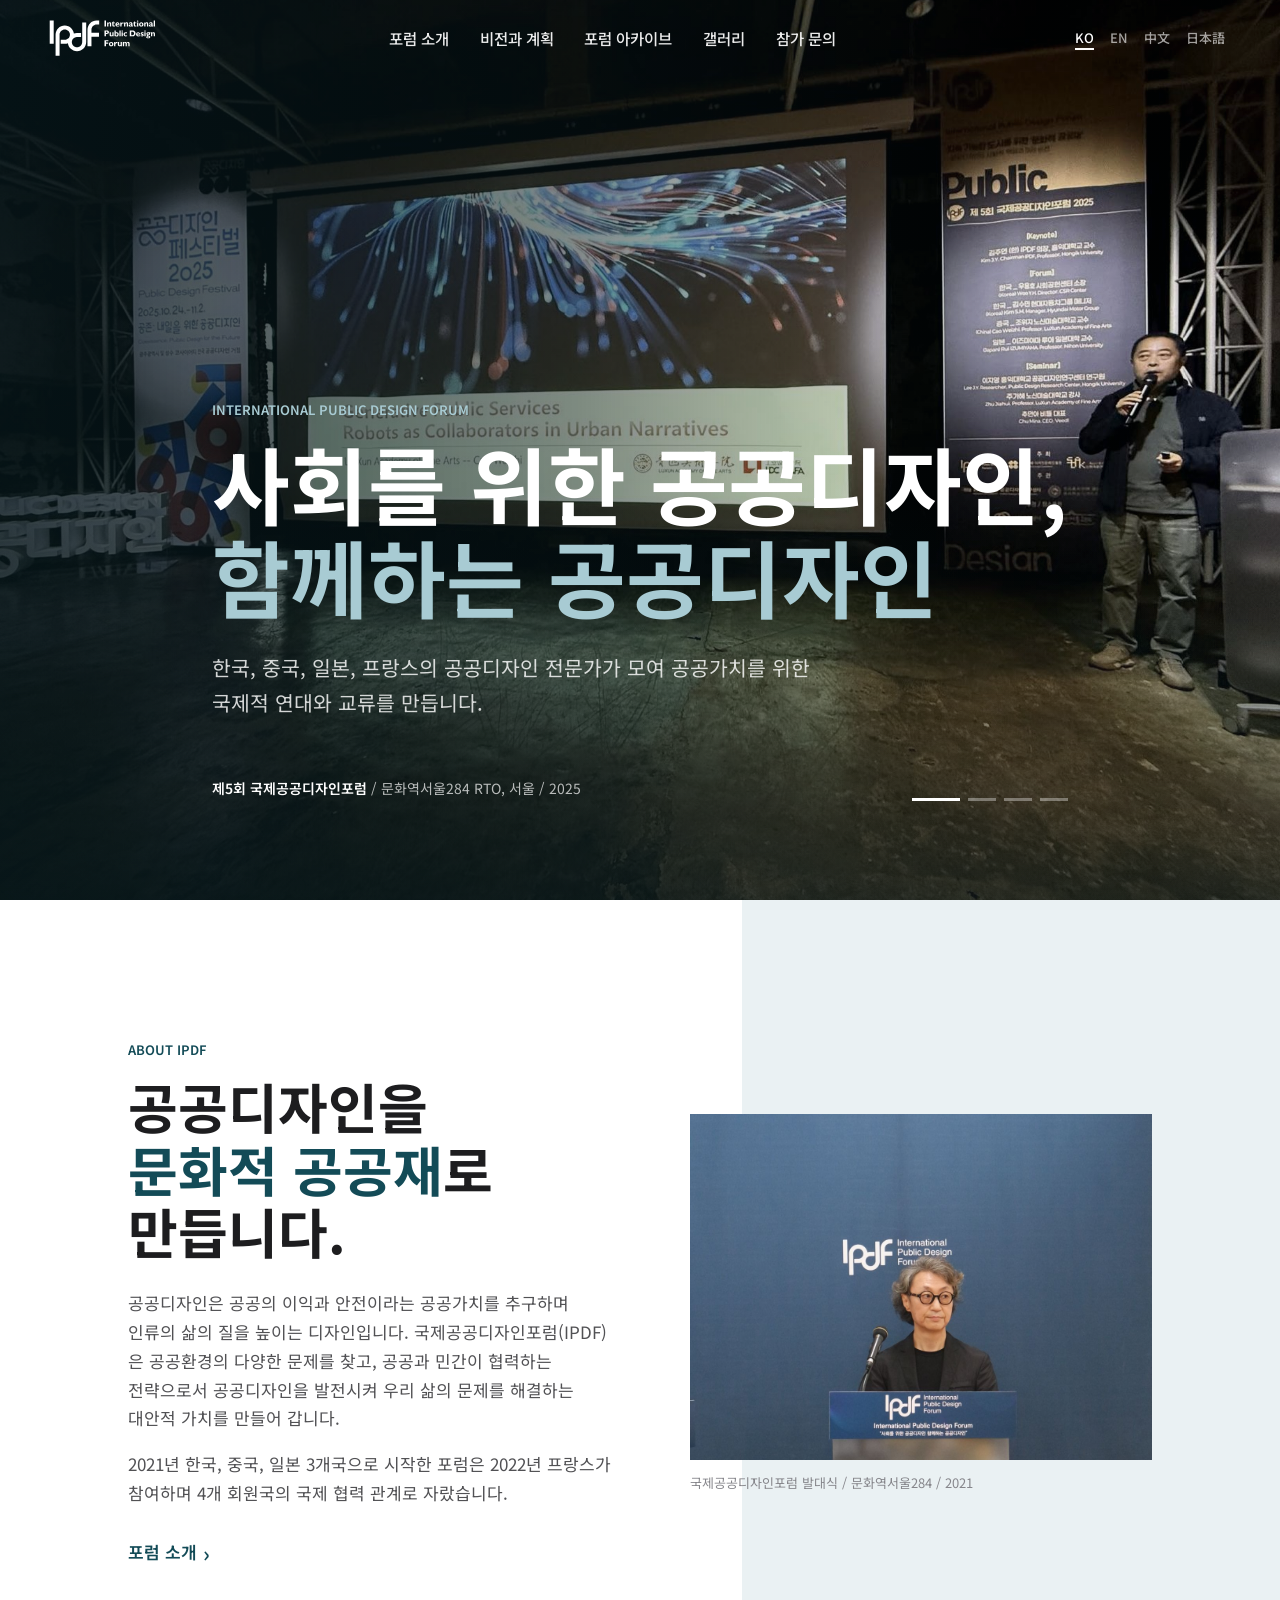
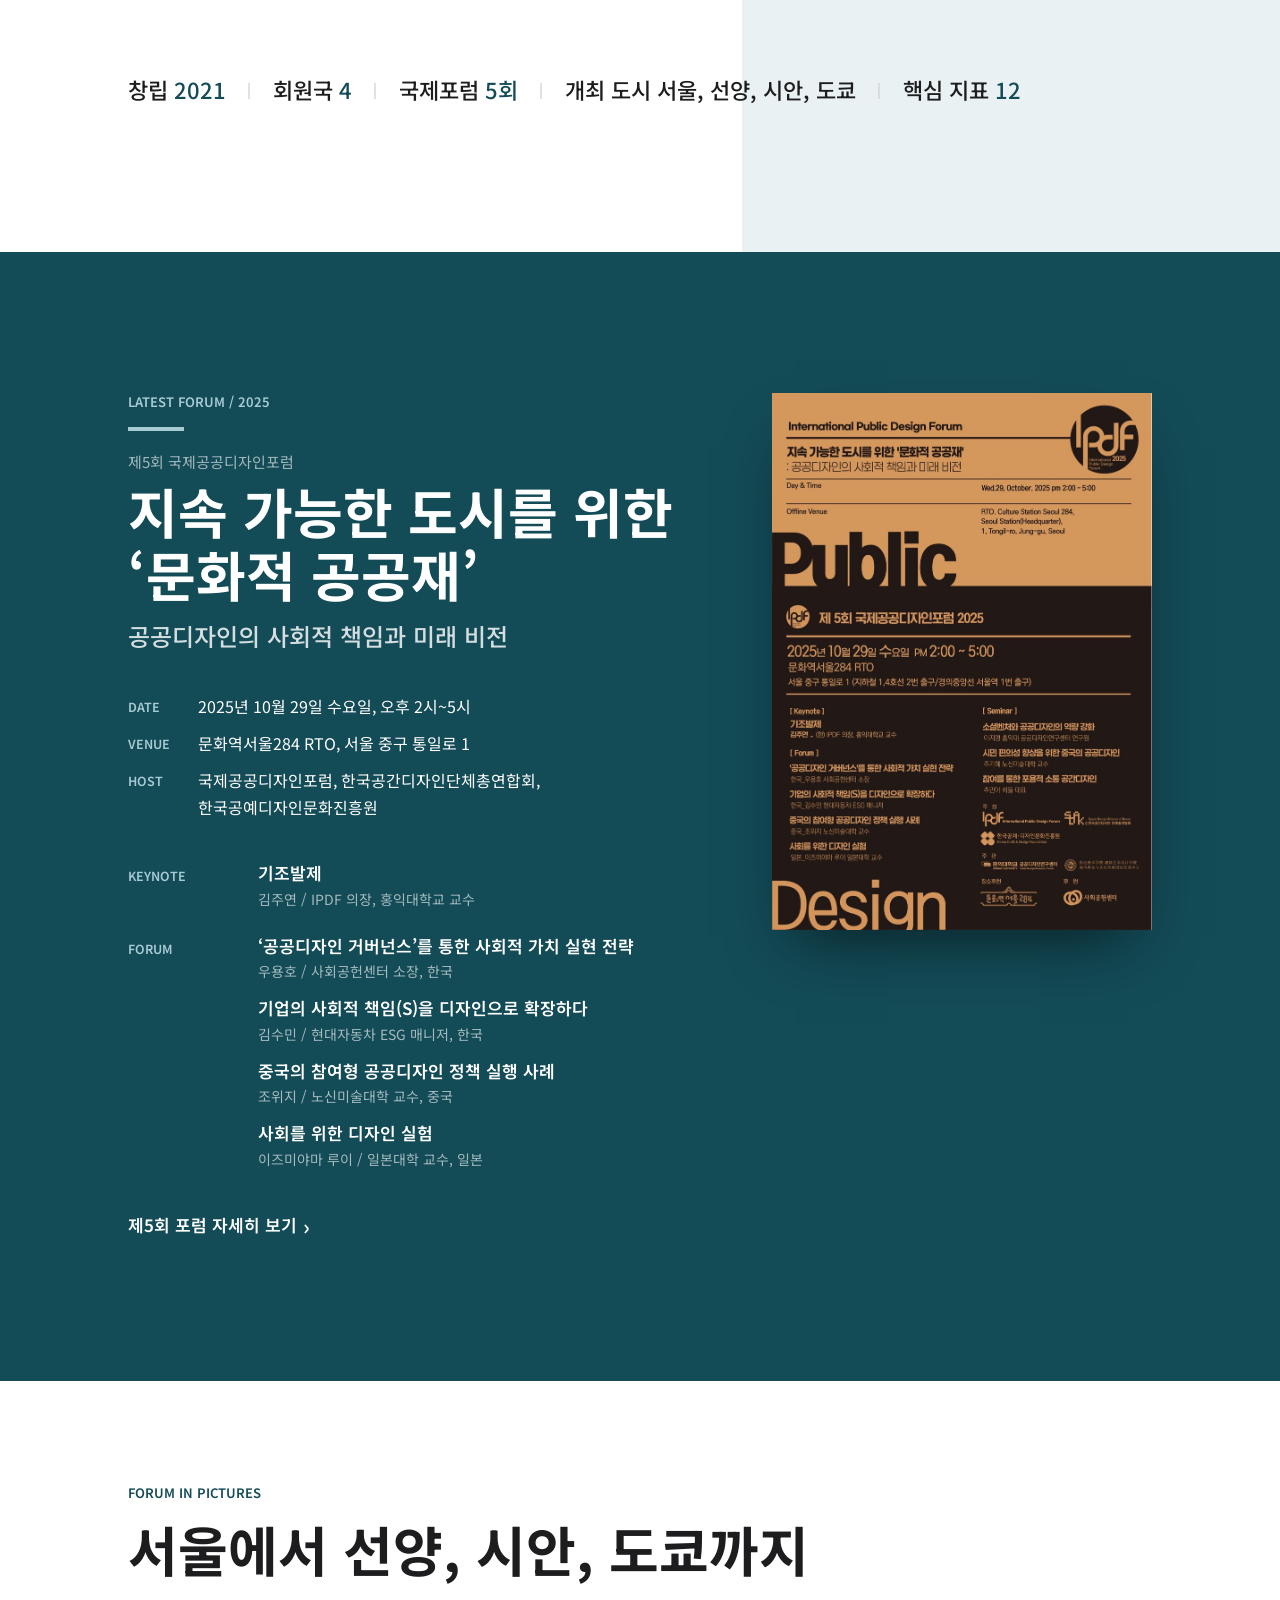
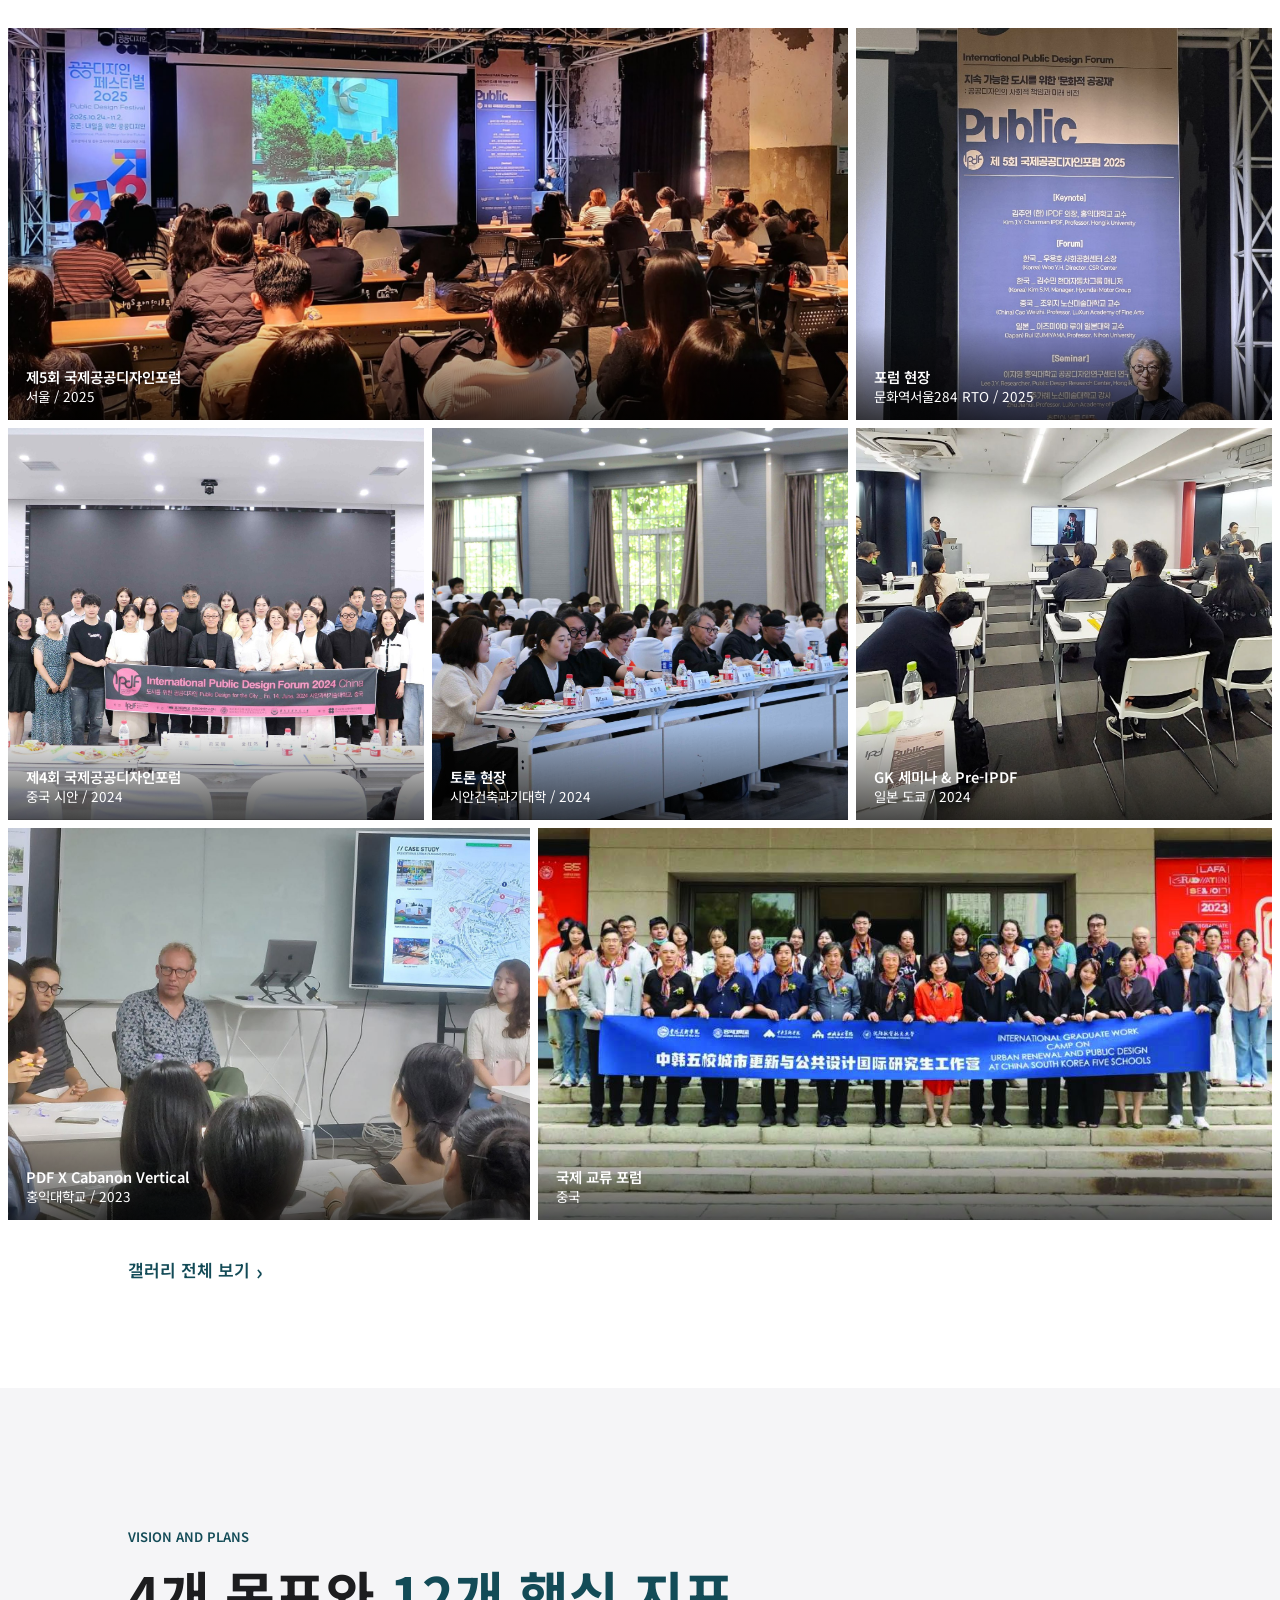
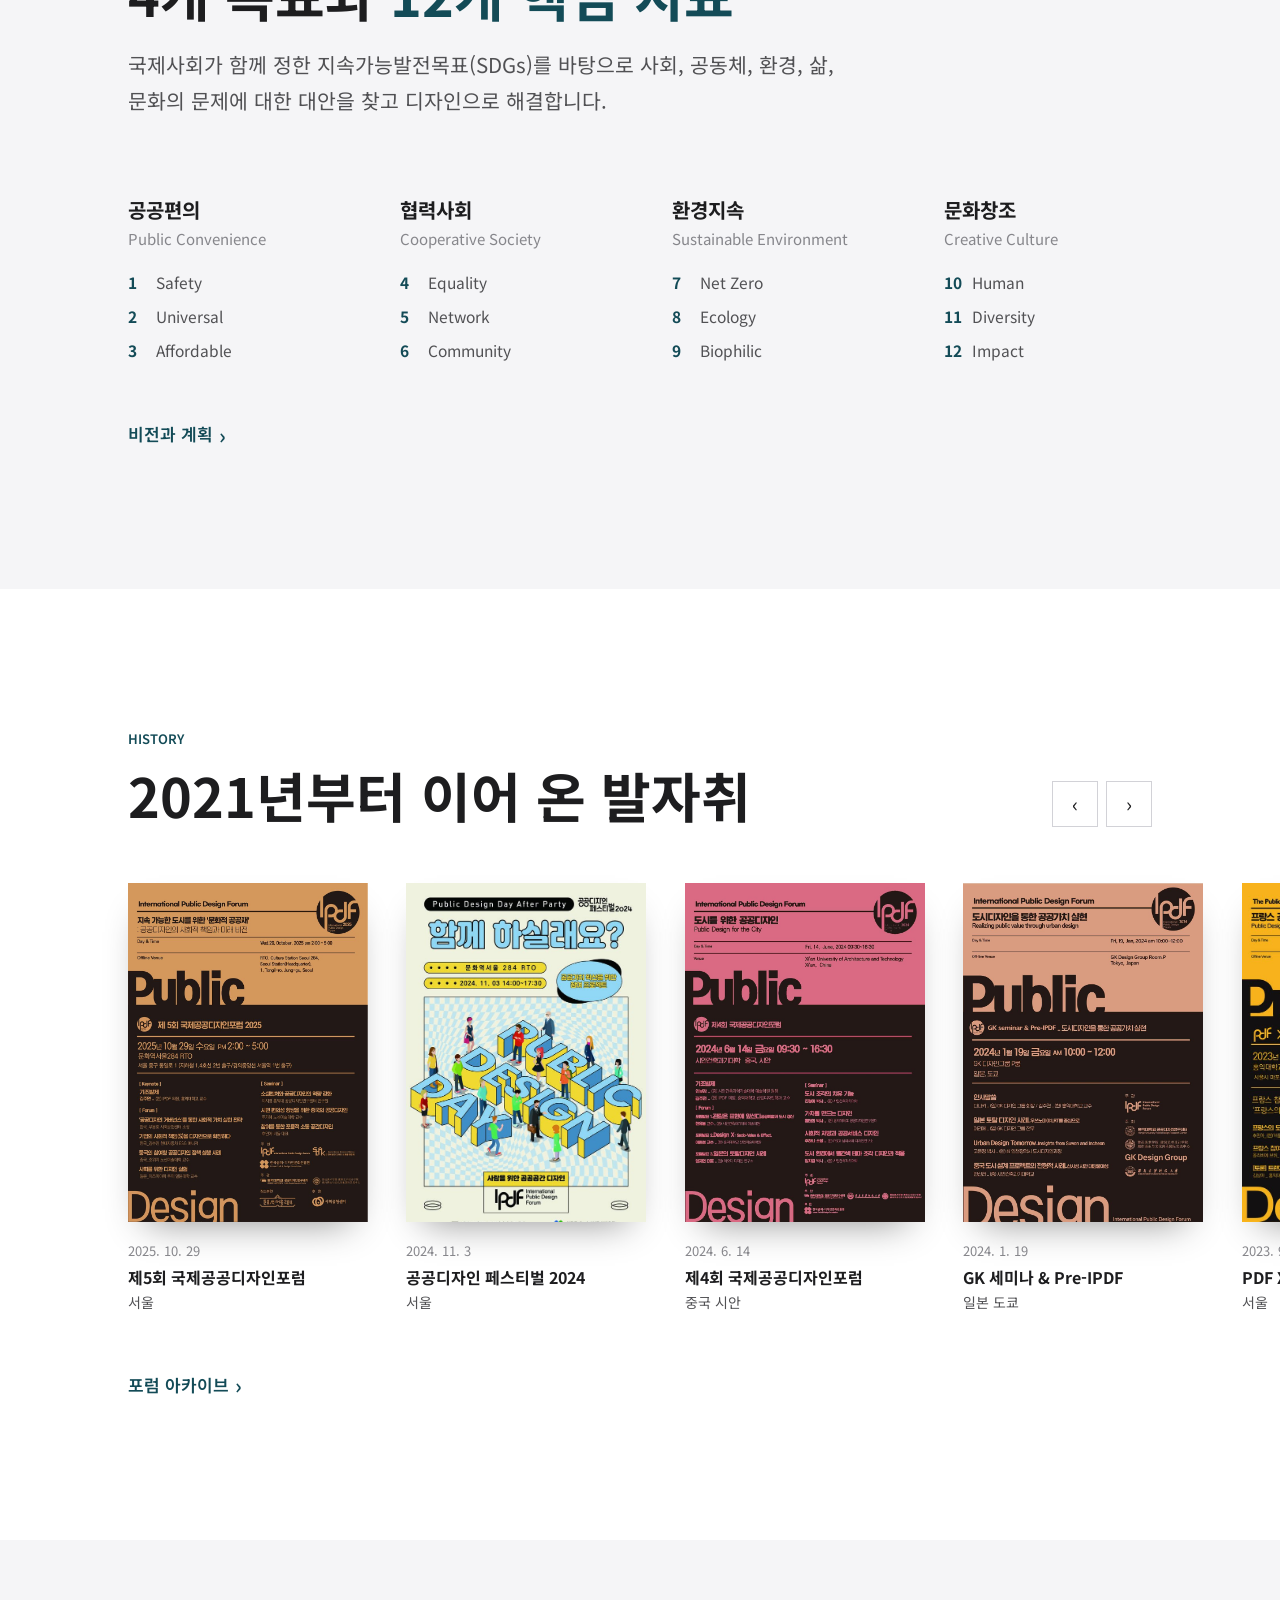
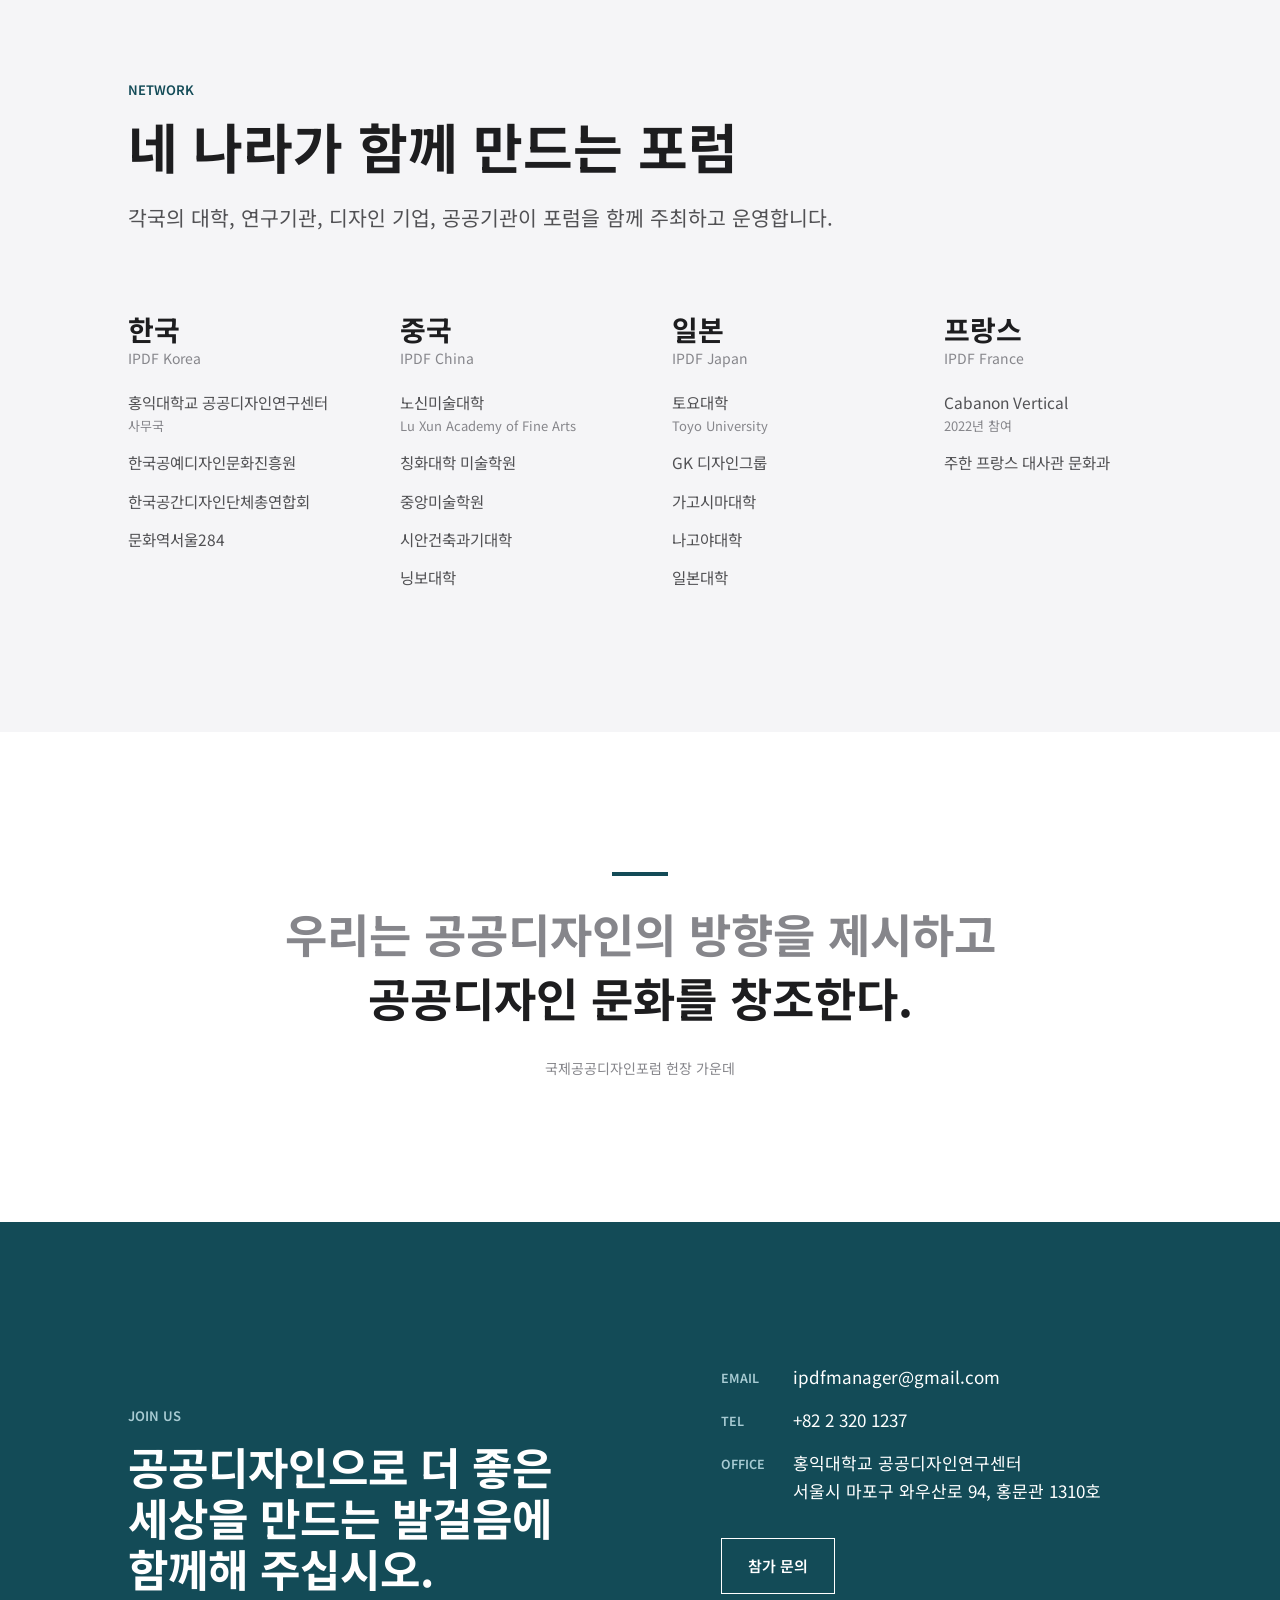
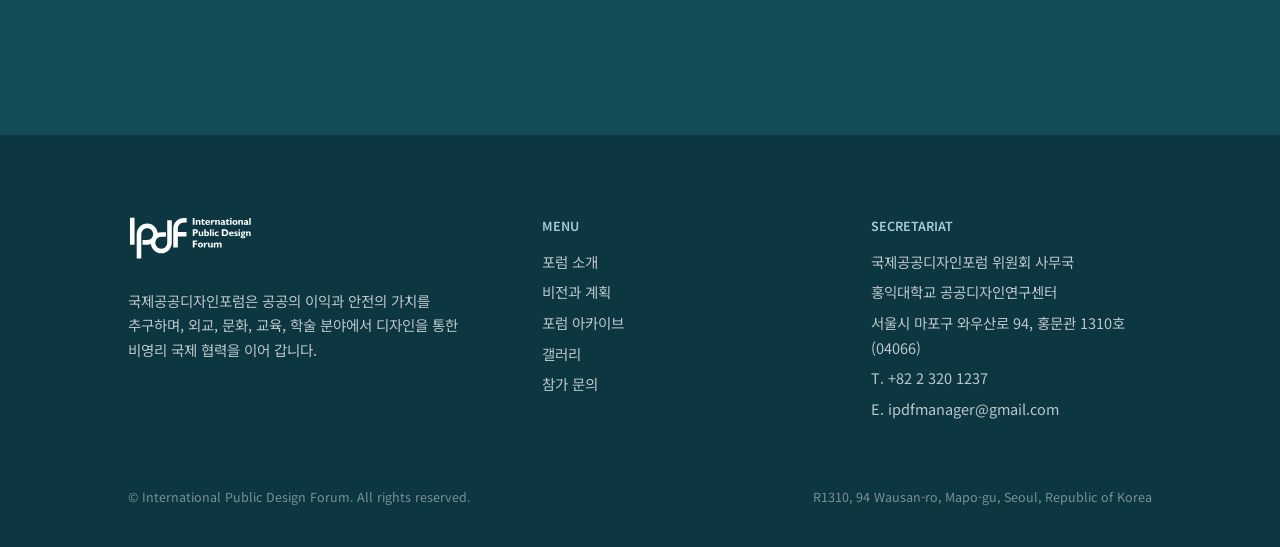
<file: index.html>
<!DOCTYPE html>
<html lang="ko">
<head>
<meta charset="UTF-8">
<meta name="viewport" content="width=device-width, initial-scale=1">
<title>IPDF 국제공공디자인포럼 | International Public Design Forum</title>
<meta name="description" content="사회를 위한 공공디자인, 함께하는 공공디자인. 한국, 중국, 일본, 프랑스의 공공디자인 전문가가 함께하는 국제공공디자인포럼(IPDF) 공식 홈페이지입니다.">
<meta name="keywords" content="국제공공디자인포럼, IPDF, International Public Design Forum, 공공디자인, 국제포럼, 사회를 위한 공공디자인, 함께하는 공공디자인, 홍익대학교 공공디자인연구센터, 公共设计, 公共デザイン">
<link rel="canonical" href="https://www.armula.com/ipdf/">
<meta property="og:type" content="website">
<meta property="og:site_name" content="IPDF 국제공공디자인포럼">
<meta property="og:url" content="https://www.armula.com/ipdf/">
<meta property="og:title" content="IPDF 국제공공디자인포럼 | International Public Design Forum">
<meta property="og:description" content="사회를 위한 공공디자인, 함께하는 공공디자인. 한국, 중국, 일본, 프랑스의 공공디자인 전문가가 함께하는 국제공공디자인포럼(IPDF) 공식 홈페이지입니다.">
<meta property="og:image" content="https://www.armula.com/ipdf/images/photo/f2025-stage.jpg">
<meta name="twitter:card" content="summary_large_image">
<meta name="theme-color" content="#134B57">
<script type="application/ld+json">{"@context": "https://schema.org", "@type": "Organization", "name": "국제공공디자인포럼", "alternateName": ["International Public Design Forum", "IPDF"], "url": "https://www.armula.com/ipdf/", "foundingDate": "2021-08-28", "email": "ipdfmanager@gmail.com", "telephone": "+82-2-320-1237", "address": {"@type": "PostalAddress", "streetAddress": "와우산로 94 홍문관 1310호", "addressLocality": "마포구", "addressRegion": "서울특별시", "postalCode": "04066", "addressCountry": "KR"}}</script>
<link rel="icon" type="image/svg+xml" href="images/logo-mark-teal.svg">
<link rel="preconnect" href="https://fonts.googleapis.com"><link rel="preconnect" href="https://fonts.gstatic.com" crossorigin>
<link rel="stylesheet" href="https://fonts.googleapis.com/css2?family=Noto+Sans+KR:wght@300;400;500;600;700&display=swap">
<link rel="stylesheet" href="assets/site.css">
</head>
<body class="page-index">
<a class="sr" href="#main">본문 바로가기</a>
<header class="site">
  <div class="wrap nav">
    <a href="index.html" class="logo" aria-label="IPDF 국제공공디자인포럼 홈"><img src="images/logo-h-white.svg" alt="IPDF International Public Design Forum" width="305" height="112"></a>
    <nav class="nav-menu" aria-label="주 메뉴"><ul class="menu"><li><a href="about.html">포럼 소개</a></li><li><a href="vision.html">비전과 계획</a></li><li><a href="forums.html">포럼 아카이브</a></li><li><a href="gallery.html">갤러리</a></li><li><a href="about.html#contact">참가 문의</a></li></ul></nav>
    <div class="nav-actions"><ul class="lang" aria-label="언어 선택 (Google 번역)" translate="no"><li><a href="?lang=ko" data-lang="ko" lang="ko" title="한국어">KO</a></li><li><a href="?lang=en" data-lang="en" lang="en" title="English (Google Translate)">EN</a></li><li><a href="?lang=zh-CN" data-lang="zh-CN" lang="zh-CN" title="中文 (Google 翻译)">中文</a></li><li><a href="?lang=ja" data-lang="ja" lang="ja" title="日本語 (Google 翻訳)">日本語</a></li></ul><button class="burger" aria-label="메뉴 열기" aria-expanded="false" aria-controls="mobileMenu"><span></span><span></span><span></span></button></div>
  </div>
</header>
<div class="mobile-menu" id="mobileMenu">
  <ul class="lang" aria-label="언어 선택 (Google 번역)" translate="no"><li><a href="?lang=ko" data-lang="ko" lang="ko" title="한국어">KO</a></li><li><a href="?lang=en" data-lang="en" lang="en" title="English (Google Translate)">EN</a></li><li><a href="?lang=zh-CN" data-lang="zh-CN" lang="zh-CN" title="中文 (Google 翻译)">中文</a></li><li><a href="?lang=ja" data-lang="ja" lang="ja" title="日本語 (Google 翻訳)">日本語</a></li></ul>
  <a class="m-link" href="index.html">홈</a><a class="m-link" href="about.html">포럼 소개</a><a class="m-link" href="vision.html">비전과 계획</a><a class="m-link" href="forums.html">포럼 아카이브</a><a class="m-link" href="gallery.html">갤러리</a><a class="m-link" href="about.html#contact">참가 문의</a>
  <p class="m-contact">ipdfmanager@gmail.com<br>+82 2 320 1237</p>
</div>
<main id="main">

<section class="hero" aria-label="국제공공디자인포럼 소개">
  <div class="slide" data-cap="<b>제5회 국제공공디자인포럼</b> / 문화역서울284 RTO, 서울 / 2025"><img src="images/photo/f2025-stage.jpg" alt="" fetchpriority=high></div><div class="slide" data-cap="<b>제4회 국제공공디자인포럼</b> / 시안건축과기대학, 중국 시안 / 2024"><img src="images/photo/f2024-banner.jpg" alt="" loading=lazy></div><div class="slide" data-cap="<b>GK 세미나 &amp; Pre-IPDF 2024</b> / GK 디자인그룹, 일본 도쿄 / 2024"><img src="images/photo/gk2024-group.jpg" alt="" loading=lazy></div><div class="slide" data-cap="<b>제4회 국제공공디자인포럼</b> / 포럼 발표 현장 / 2024"><img src="images/photo/f2024-hall.jpg" alt="" loading=lazy></div>
  <div class="hero-in"><div class="wrap">
    <span class="kicker light">International Public Design Forum</span>
    <h1 class="h-hero">사회를 위한 공공디자인,<br><span style="color:var(--accent-light)">함께하는 공공디자인</span></h1>
    <p class="lead">한국, 중국, 일본, 프랑스의 공공디자인 전문가가 모여 공공가치를 위한 국제적 연대와 교류를 만듭니다.</p>
    <div class="hero-meta"><p class="hero-cap"></p><div class="hero-dots"><button aria-label="슬라이드 1"></button><button aria-label="슬라이드 2"></button><button aria-label="슬라이드 3"></button><button aria-label="슬라이드 4"></button></div></div>
  </div></div>
</section>

<section class="sec split-bg">
  <div class="wrap">
    <div class="split">
      <div class="split-text rv">
        <span class="kicker">About IPDF</span>
        <h2 class="h-sec">공공디자인을<br><span class="em">문화적 공공재</span>로 만듭니다.</h2>
        <div class="body">
          <p>공공디자인은 공공의 이익과 안전이라는 공공가치를 추구하며 인류의 삶의 질을 높이는 디자인입니다. 국제공공디자인포럼(IPDF)은 공공환경의 다양한 문제를 찾고, 공공과 민간이 협력하는 전략으로서 공공디자인을 발전시켜 우리 삶의 문제를 해결하는 대안적 가치를 만들어 갑니다.</p>
          <p>2021년 한국, 중국, 일본 3개국으로 시작한 포럼은 2022년 프랑스가 참여하며 4개 회원국의 국제 협력 관계로 자랐습니다.</p>
        </div>
        <a class="link" href="about.html">포럼 소개</a>
      </div>
      <figure class="split-media rv d1"><img src="images/photo/f2021-founding-speech.jpg" alt="2021년 국제공공디자인포럼 발대식에서 인사말을 하는 모습" loading="lazy"><figcaption>국제공공디자인포럼 발대식 / 문화역서울284 / 2021</figcaption></figure>
    </div>
    <p class="statline rv" style="margin-top:clamp(64px,8vw,104px)"><span class="st">창립 <b>2021</b></span><span class="sep">I</span><span class="st">회원국 <b>4</b></span><span class="sep">I</span><span class="st">국제포럼 <b>5회</b></span><span class="sep">I</span><span class="st">개최 도시 서울, 선양, 시안, 도쿄</span><span class="sep">I</span><span class="st">핵심 지표 <b>12</b></span></p>
  </div>
</section>

<section class="sec dark on-dark">
  <div class="wrap feature">
    <div class="rv">
      <span class="kicker">Latest Forum / 2025</span>
      <span class="bar"></span>
      <p class="muted" style="font-size:15px">제5회 국제공공디자인포럼</p>
      <h2 class="h-sec">지속 가능한 도시를 위한<br>&lsquo;문화적 공공재&rsquo;</h2>
      <p class="theme-sub">공공디자인의 사회적 책임과 미래 비전</p>
      <dl class="facts"><dt>Date</dt><dd>2025년 10월 29일 수요일, 오후 2시~5시</dd><dt>Venue</dt><dd>문화역서울284 RTO, 서울 중구 통일로 1</dd><dt>Host</dt><dd>국제공공디자인포럼, 한국공간디자인단체총연합회, 한국공예디자인문화진흥원</dd></dl>
      <div class="prog"><div class="grp"><span>Keynote</span><ul><li><b>기조발제</b><small>김주연 / IPDF 의장, 홍익대학교 교수</small></li></ul></div><div class="grp"><span>Forum</span><ul><li><b>&lsquo;공공디자인 거버넌스&rsquo;를 통한 사회적 가치 실현 전략</b><small>우용호 / 사회공헌센터 소장, 한국</small></li><li><b>기업의 사회적 책임(S)을 디자인으로 확장하다</b><small>김수민 / 현대자동차 ESG 매니저, 한국</small></li><li><b>중국의 참여형 공공디자인 정책 실행 사례</b><small>조위지 / 노신미술대학 교수, 중국</small></li><li><b>사회를 위한 디자인 실험</b><small>이즈미야마 루이 / 일본대학 교수, 일본</small></li></ul></div></div>
      <p style="margin-top:40px"><a class="link" href="forums.html#f2025">제5회 포럼 자세히 보기</a></p>
    </div>
    <img class="poster rv d2" src="images/poster/2025-5th.jpg" alt="제5회 국제공공디자인포럼 2025 포스터" loading="lazy">
  </div>
</section>

<section class="sec tight">
  <div class="wrap"><div class="sec-head rv" style="margin-bottom:48px">
    <span class="kicker">Forum in Pictures</span>
    <h2 class="h-sec">서울에서 선양, 시안, 도쿄까지</h2>
  </div></div>
  <div class="full-bleed">
    <div class="mosaic">
      <figure class="c8 r2 rv" data-lb><img src="images/photo/f2025-hall.jpg" alt="제5회 국제공공디자인포럼 서울 / 2025" loading="lazy"><figcaption><b>제5회 국제공공디자인포럼</b>서울 / 2025</figcaption></figure>
      <figure class="c4 r2 rv" data-lb><img src="images/photo/f2025-poster-stand.jpg" alt="포럼 현장 문화역서울284 RTO / 2025" loading="lazy"><figcaption><b>포럼 현장</b>문화역서울284 RTO / 2025</figcaption></figure>
      <figure class="c4 r2 rv" data-lb><img src="images/photo/f2024-group.jpg" alt="제4회 국제공공디자인포럼 중국 시안 / 2024" loading="lazy"><figcaption><b>제4회 국제공공디자인포럼</b>중국 시안 / 2024</figcaption></figure>
      <figure class="c4 r2 rv" data-lb><img src="images/photo/f2024-audience.jpg" alt="토론 현장 시안건축과기대학 / 2024" loading="lazy"><figcaption><b>토론 현장</b>시안건축과기대학 / 2024</figcaption></figure>
      <figure class="c4 r2 rv" data-lb><img src="images/photo/gk2024-seminar.jpg" alt="GK 세미나 &amp; Pre-IPDF 일본 도쿄 / 2024" loading="lazy"><figcaption><b>GK 세미나 &amp; Pre-IPDF</b>일본 도쿄 / 2024</figcaption></figure>
      <figure class="c5 r2 rv" data-lb><img src="images/photo/cab2023-talk.jpg" alt="PDF X Cabanon Vertical 홍익대학교 / 2023" loading="lazy"><figcaption><b>PDF X Cabanon Vertical</b>홍익대학교 / 2023</figcaption></figure>
      <figure class="c7 r2 rv" data-lb><img src="images/photo/china-group.jpg" alt="국제 교류 포럼 중국" loading="lazy"><figcaption><b>국제 교류 포럼</b>중국</figcaption></figure>
    </div>
  </div>
  <div class="wrap" style="margin-top:36px"><a class="link" href="gallery.html">갤러리 전체 보기</a></div>
</section>

<section class="sec gray">
  <div class="wrap">
    <div class="sec-head rv">
      <span class="kicker">Vision and Plans</span>
      <h2 class="h-sec">4개 목표와 <span class="em">12개 핵심 지표</span></h2>
      <p class="lead">국제사회가 함께 정한 지속가능발전목표(SDGs)를 바탕으로 사회, 공동체, 환경, 삶, 문화의 문제에 대한 대안을 찾고 디자인으로 해결합니다.</p>
    </div>
    <div class="cols cols-4"><div class="col rv d0"><h3 class="h-item">공공편의<span class="en">Public Convenience</span></h3><ul class="ind"><li><span class="n">1</span>Safety</li><li><span class="n">2</span>Universal</li><li><span class="n">3</span>Affordable</li></ul></div><div class="col rv d1"><h3 class="h-item">협력사회<span class="en">Cooperative Society</span></h3><ul class="ind"><li><span class="n">4</span>Equality</li><li><span class="n">5</span>Network</li><li><span class="n">6</span>Community</li></ul></div><div class="col rv d2"><h3 class="h-item">환경지속<span class="en">Sustainable Environment</span></h3><ul class="ind"><li><span class="n">7</span>Net Zero</li><li><span class="n">8</span>Ecology</li><li><span class="n">9</span>Biophilic</li></ul></div><div class="col rv d3"><h3 class="h-item">문화창조<span class="en">Creative Culture</span></h3><ul class="ind"><li><span class="n">10</span>Human</li><li><span class="n">11</span>Diversity</li><li><span class="n">12</span>Impact</li></ul></div></div>
    <p style="margin-top:56px" class="rv"><a class="link" href="vision.html">비전과 계획</a></p>
  </div>
</section>

<section class="sec" data-strip>
  <div class="wrap strip-ctrl" style="margin-bottom:44px">
    <div class="rv"><span class="kicker">History</span><h2 class="h-sec">2021년부터 이어 온 발자취</h2></div>
    <div class="strip-btns"><button data-dir="-1" aria-label="이전 포스터">‹</button><button data-dir="1" aria-label="다음 포스터">›</button></div>
  </div>
  <div class="strip-wrap"><ul class="posters"><li><a href="forums.html#f2025"><div class="pimg"><img src="images/poster/2025-5th.jpg" alt="제5회 국제공공디자인포럼 포스터" loading="lazy"></div><span class="pd">2025. 10. 29</span><span class="pt">제5회 국제공공디자인포럼</span><span class="pp">서울</span></a></li><li><a href="forums.html#festival2024"><div class="pimg"><img src="images/poster/2024-festival.jpg" alt="공공디자인 페스티벌 2024 포스터" loading="lazy"></div><span class="pd">2024. 11. 3</span><span class="pt">공공디자인 페스티벌 2024</span><span class="pp">서울</span></a></li><li><a href="forums.html#f2024"><div class="pimg"><img src="images/poster/2024-4th.jpg" alt="제4회 국제공공디자인포럼 포스터" loading="lazy"></div><span class="pd">2024. 6. 14</span><span class="pt">제4회 국제공공디자인포럼</span><span class="pp">중국 시안</span></a></li><li><a href="forums.html#pre2024"><div class="pimg"><img src="images/poster/2024-pre-ipdf.jpg" alt="GK 세미나 &amp; Pre-IPDF 포스터" loading="lazy"></div><span class="pd">2024. 1. 19</span><span class="pt">GK 세미나 &amp; Pre-IPDF</span><span class="pp">일본 도쿄</span></a></li><li><a href="forums.html#cabanon2023"><div class="pimg"><img src="images/poster/2023-cabanon.jpg" alt="PDF X Cabanon Vertical 포스터" loading="lazy"></div><span class="pd">2023. 9. 19</span><span class="pt">PDF X Cabanon Vertical</span><span class="pp">서울</span></a></li><li><a href="forums.html#f2023"><div class="pimg"><img src="images/poster/2023-3rd.jpg" alt="제3회 국제공공디자인포럼 포스터" loading="lazy"></div><span class="pd">2023. 6. 12</span><span class="pt">제3회 국제공공디자인포럼</span><span class="pp">중국 선양</span></a></li><li><a href="forums.html#f2022"><div class="pimg"><img src="images/poster/2022-2nd.jpg" alt="제2회 국제공공디자인포럼 포스터" loading="lazy"></div><span class="pd">2022. 12. 10</span><span class="pt">제2회 국제공공디자인포럼</span><span class="pp">중국, 온라인</span></a></li><li><a href="forums.html#korea2022"><div class="pimg"><img src="images/poster/2022-korea-edition.jpg" alt="IPDF 코리아 에디션 포스터" loading="lazy"></div><span class="pd">2022. 10. 26</span><span class="pt">IPDF 코리아 에디션</span><span class="pp">서울</span></a></li><li><a href="forums.html#parking2022"><div class="pimg"><img src="images/poster/2022-parkingday.jpg" alt="국제 파킹데이 포스터" loading="lazy"></div><span class="pd">2022. 9. 16</span><span class="pt">국제 파킹데이</span><span class="pp">서울</span></a></li><li><a href="forums.html#f2021"><div class="pimg"><img src="images/poster/2021-1st.jpg" alt="제1회 국제공공디자인포럼 포스터" loading="lazy"></div><span class="pd">2021. 12. 18</span><span class="pt">제1회 국제공공디자인포럼</span><span class="pp">서울, 온라인</span></a></li><li><a href="forums.html#founding"><div class="pimg"><img src="images/poster/2021-founding.jpg" alt="국제공공디자인포럼 발대식 포스터" loading="lazy"></div><span class="pd">2021. 8. 28</span><span class="pt">국제공공디자인포럼 발대식</span><span class="pp">서울</span></a></li></ul></div>
  <div class="wrap" style="margin-top:28px"><a class="link" href="forums.html">포럼 아카이브</a></div>
</section>

<section class="sec gray">
  <div class="wrap">
    <div class="sec-head rv">
      <span class="kicker">Network</span>
      <h2 class="h-sec">네 나라가 함께 만드는 포럼</h2>
      <p class="lead">각국의 대학, 연구기관, 디자인 기업, 공공기관이 포럼을 함께 주최하고 운영합니다.</p>
    </div>
    <div class="cols cols-4 net">
      <div class="rv"><p class="country">한국<span class="en">IPDF Korea</span></p><ul><li>홍익대학교 공공디자인연구센터<small>사무국</small></li><li>한국공예디자인문화진흥원</li><li>한국공간디자인단체총연합회</li><li>문화역서울284</li></ul></div>
      <div class="rv d1"><p class="country">중국<span class="en">IPDF China</span></p><ul><li>노신미술대학<small>Lu Xun Academy of Fine Arts</small></li><li>칭화대학 미술학원</li><li>중앙미술학원</li><li>시안건축과기대학</li><li>닝보대학</li></ul></div>
      <div class="rv d2"><p class="country">일본<span class="en">IPDF Japan</span></p><ul><li>토요대학<small>Toyo University</small></li><li>GK 디자인그룹</li><li>가고시마대학</li><li>나고야대학</li><li>일본대학</li></ul></div>
      <div class="rv d3"><p class="country">프랑스<span class="en">IPDF France</span></p><ul><li>Cabanon Vertical<small>2022년 참여</small></li><li>주한 프랑스 대사관 문화과</li></ul></div>
    </div>
  </div>
</section>

<section class="sec">
  <div class="wrap quote rv">
    <span class="bar"></span>
    <p>우리는 공공디자인의 방향을 제시하고<br><strong>공공디자인 문화를 창조한다.</strong></p>
    <cite>국제공공디자인포럼 헌장 가운데</cite>
  </div>
</section>

<section class="sec dark on-dark">
  <div class="wrap contact">
    <div class="rv">
      <span class="kicker">Join Us</span>
      <h2 class="h-sec" style="font-size:clamp(30px,3.6vw,44px)">공공디자인으로 더 좋은 세상을 만드는 발걸음에 함께해 주십시오.</h2>
    </div>
    <div class="rv d1">
      <dl><dt>Email</dt><dd><a href="mailto:ipdfmanager@gmail.com">ipdfmanager@gmail.com</a></dd><dt>Tel</dt><dd><a href="tel:+8223201237">+82 2 320 1237</a></dd><dt>Office</dt><dd>홍익대학교 공공디자인연구센터<br>서울시 마포구 와우산로 94, 홍문관 1310호</dd></dl>
      <p style="margin-top:32px"><a class="btn" href="about.html#contact">참가 문의</a></p>
    </div>
  </div>
</section>
</main>
<footer class="site">
  <div class="wrap">
    <div class="foot">
      <div>
        <a href="index.html" class="logo" aria-label="IPDF 홈"><img src="images/logo-h-white.svg" alt="IPDF International Public Design Forum" width="305" height="112" style="height:46px;width:auto"></a>
        <p class="foot-note">국제공공디자인포럼은 공공의 이익과 안전의 가치를 추구하며, 외교, 문화, 교육, 학술 분야에서 디자인을 통한 비영리 국제 협력을 이어 갑니다.</p>
      </div>
      <div>
        <h4>Menu</h4>
        <ul><li><a href="about.html">포럼 소개</a></li><li><a href="vision.html">비전과 계획</a></li><li><a href="forums.html">포럼 아카이브</a></li><li><a href="gallery.html">갤러리</a></li><li><a href="about.html#contact">참가 문의</a></li></ul>
      </div>
      <div>
        <h4>Secretariat</h4>
        <ul><li>국제공공디자인포럼 위원회 사무국</li><li>홍익대학교 공공디자인연구센터</li><li>서울시 마포구 와우산로 94, 홍문관 1310호 (04066)</li><li><a href="tel:+8223201237">T. +82 2 320 1237</a></li><li><a href="mailto:ipdfmanager@gmail.com">E. ipdfmanager@gmail.com</a></li></ul>
      </div>
    </div>
    <div class="copy"><span>&copy; International Public Design Forum. All rights reserved.</span><span>R1310, 94 Wausan-ro, Mapo-gu, Seoul, Republic of Korea</span></div>
  </div>
</footer>
<div id="gt-el" aria-hidden="true"></div>
<script src="assets/site.js"></script>
</body>
</html>
</file>
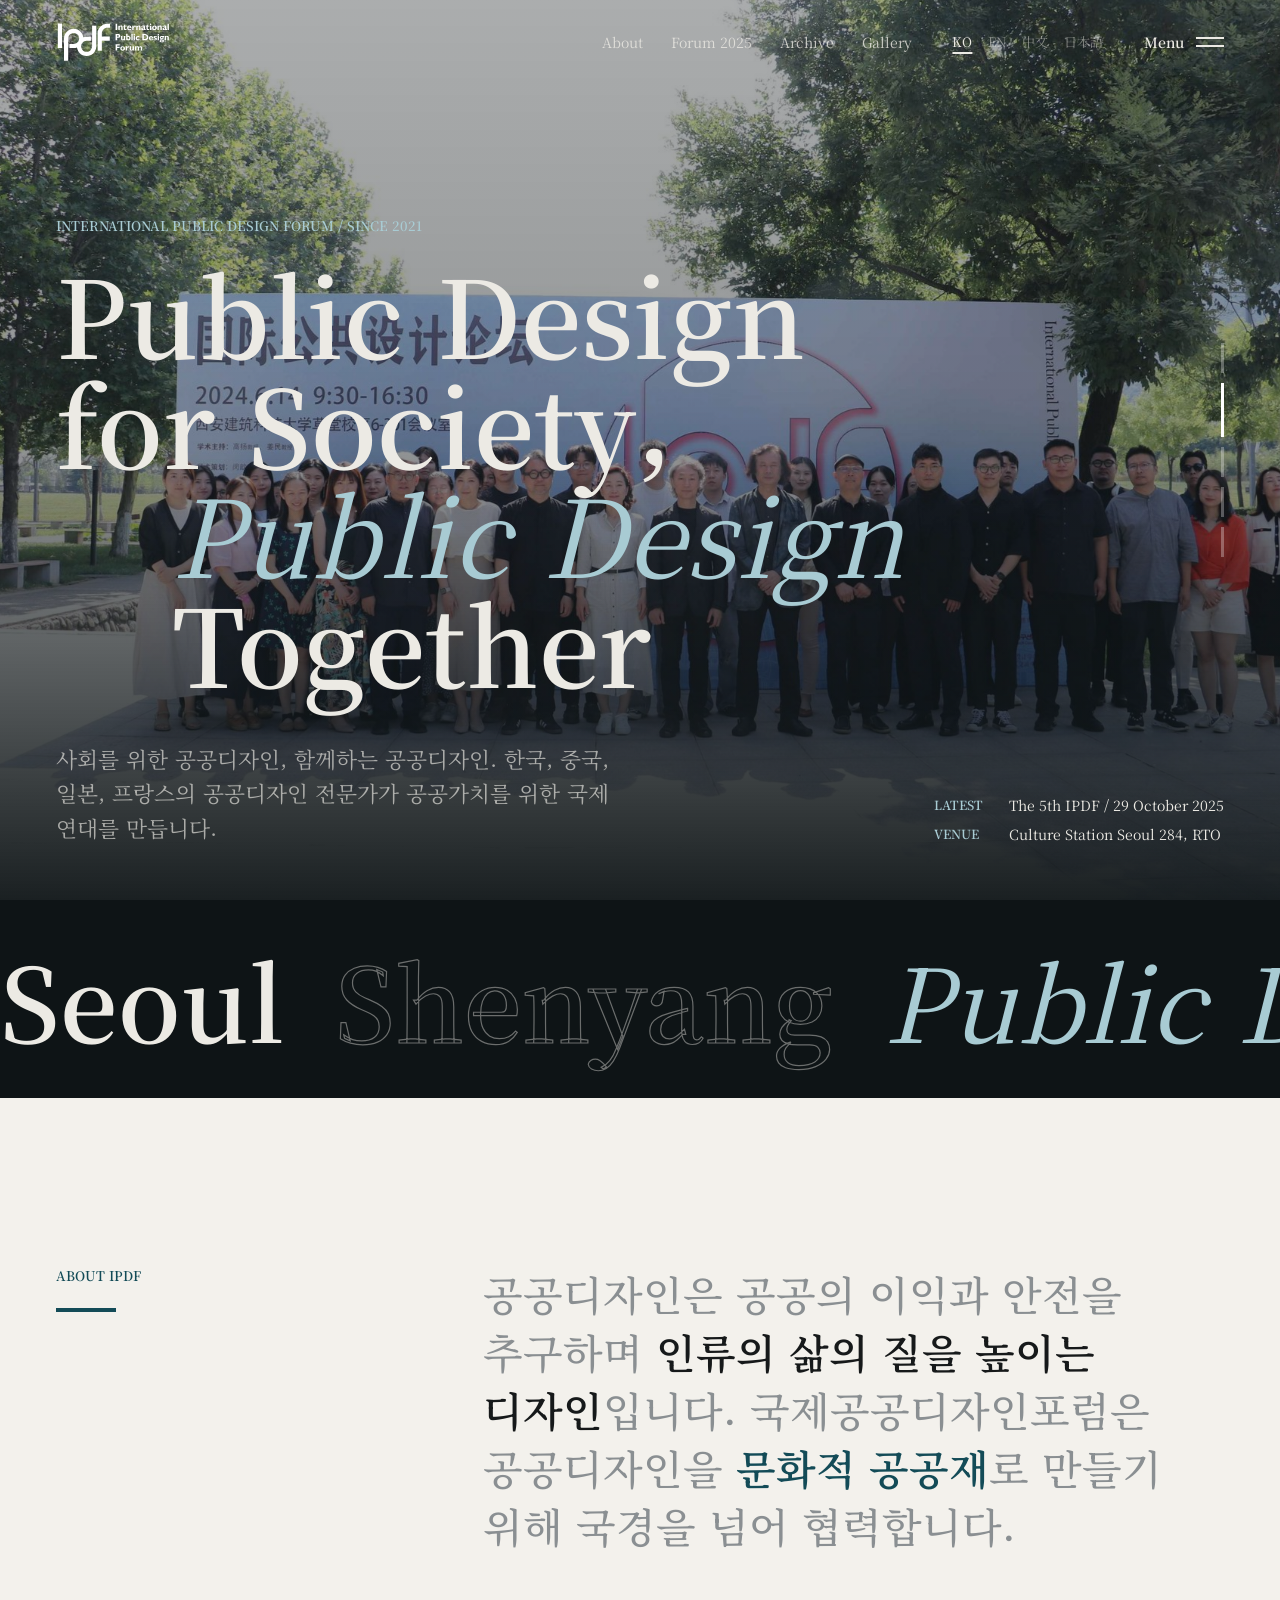
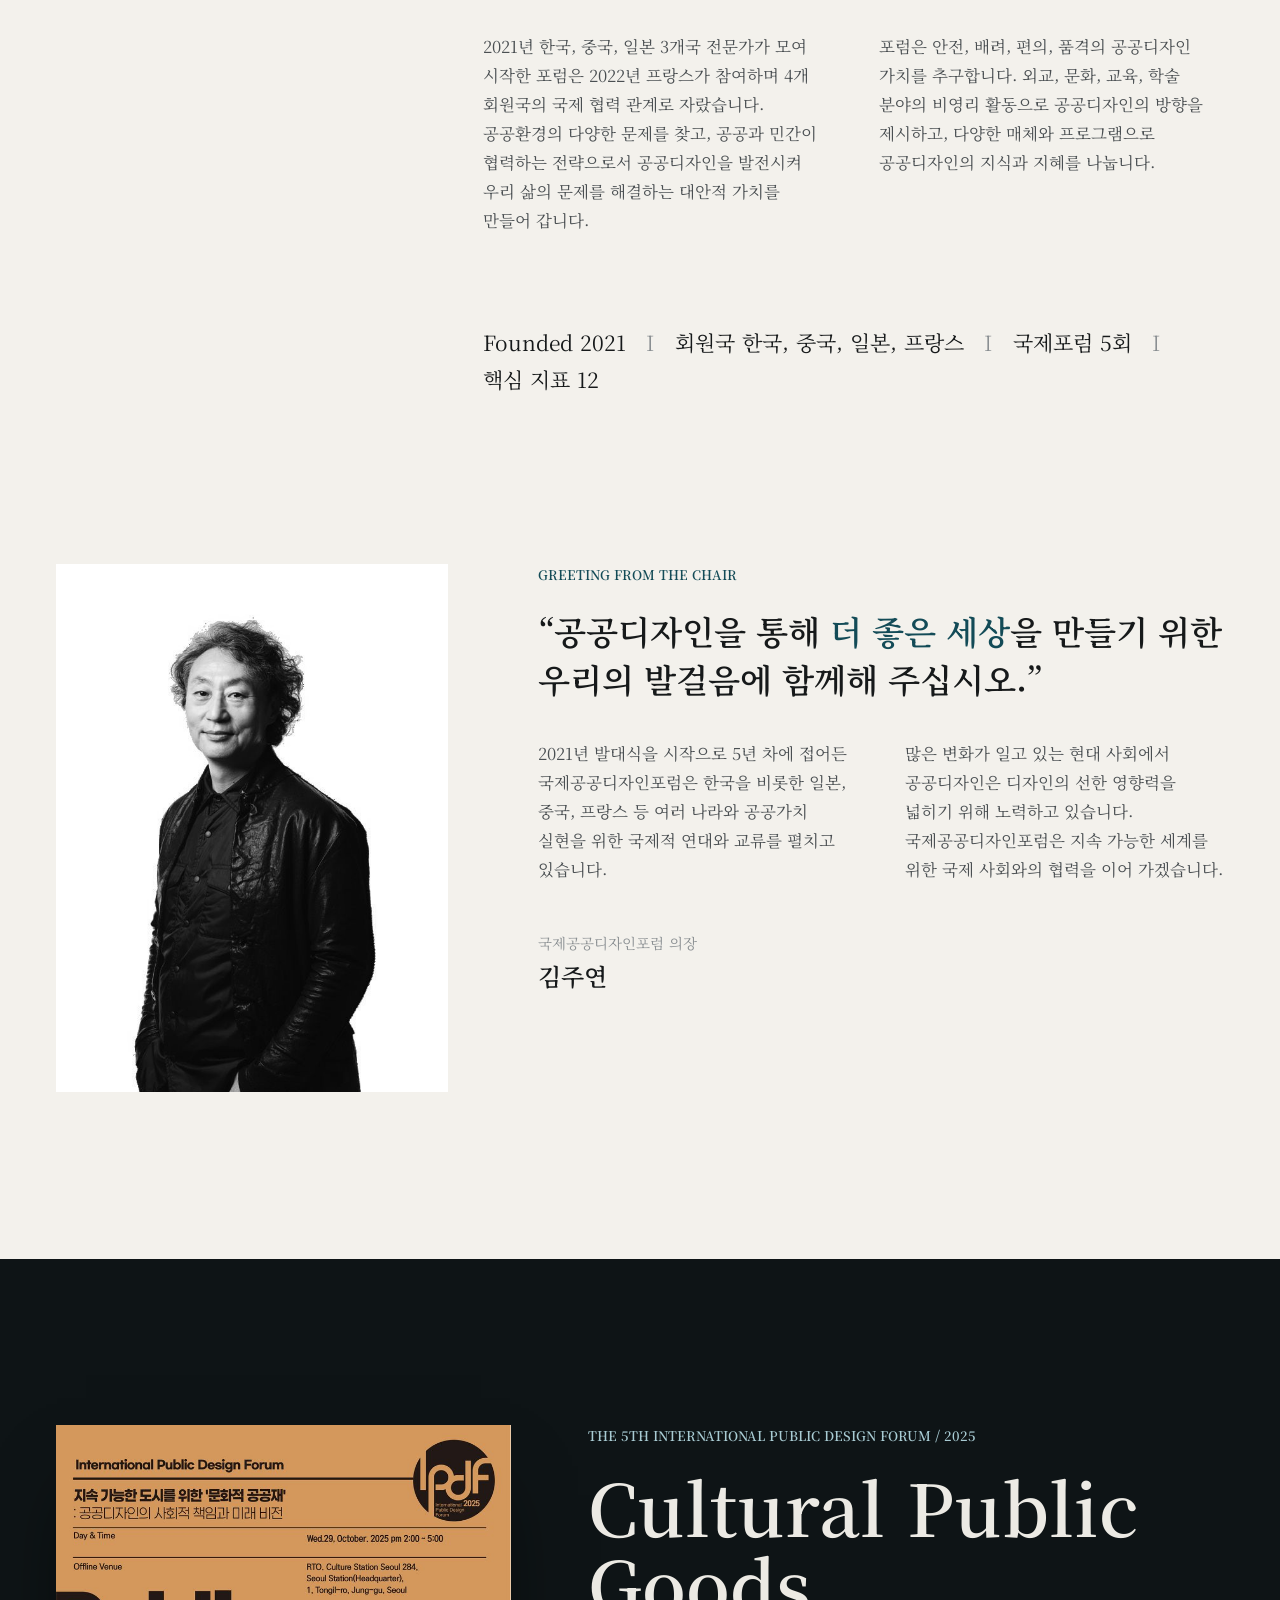
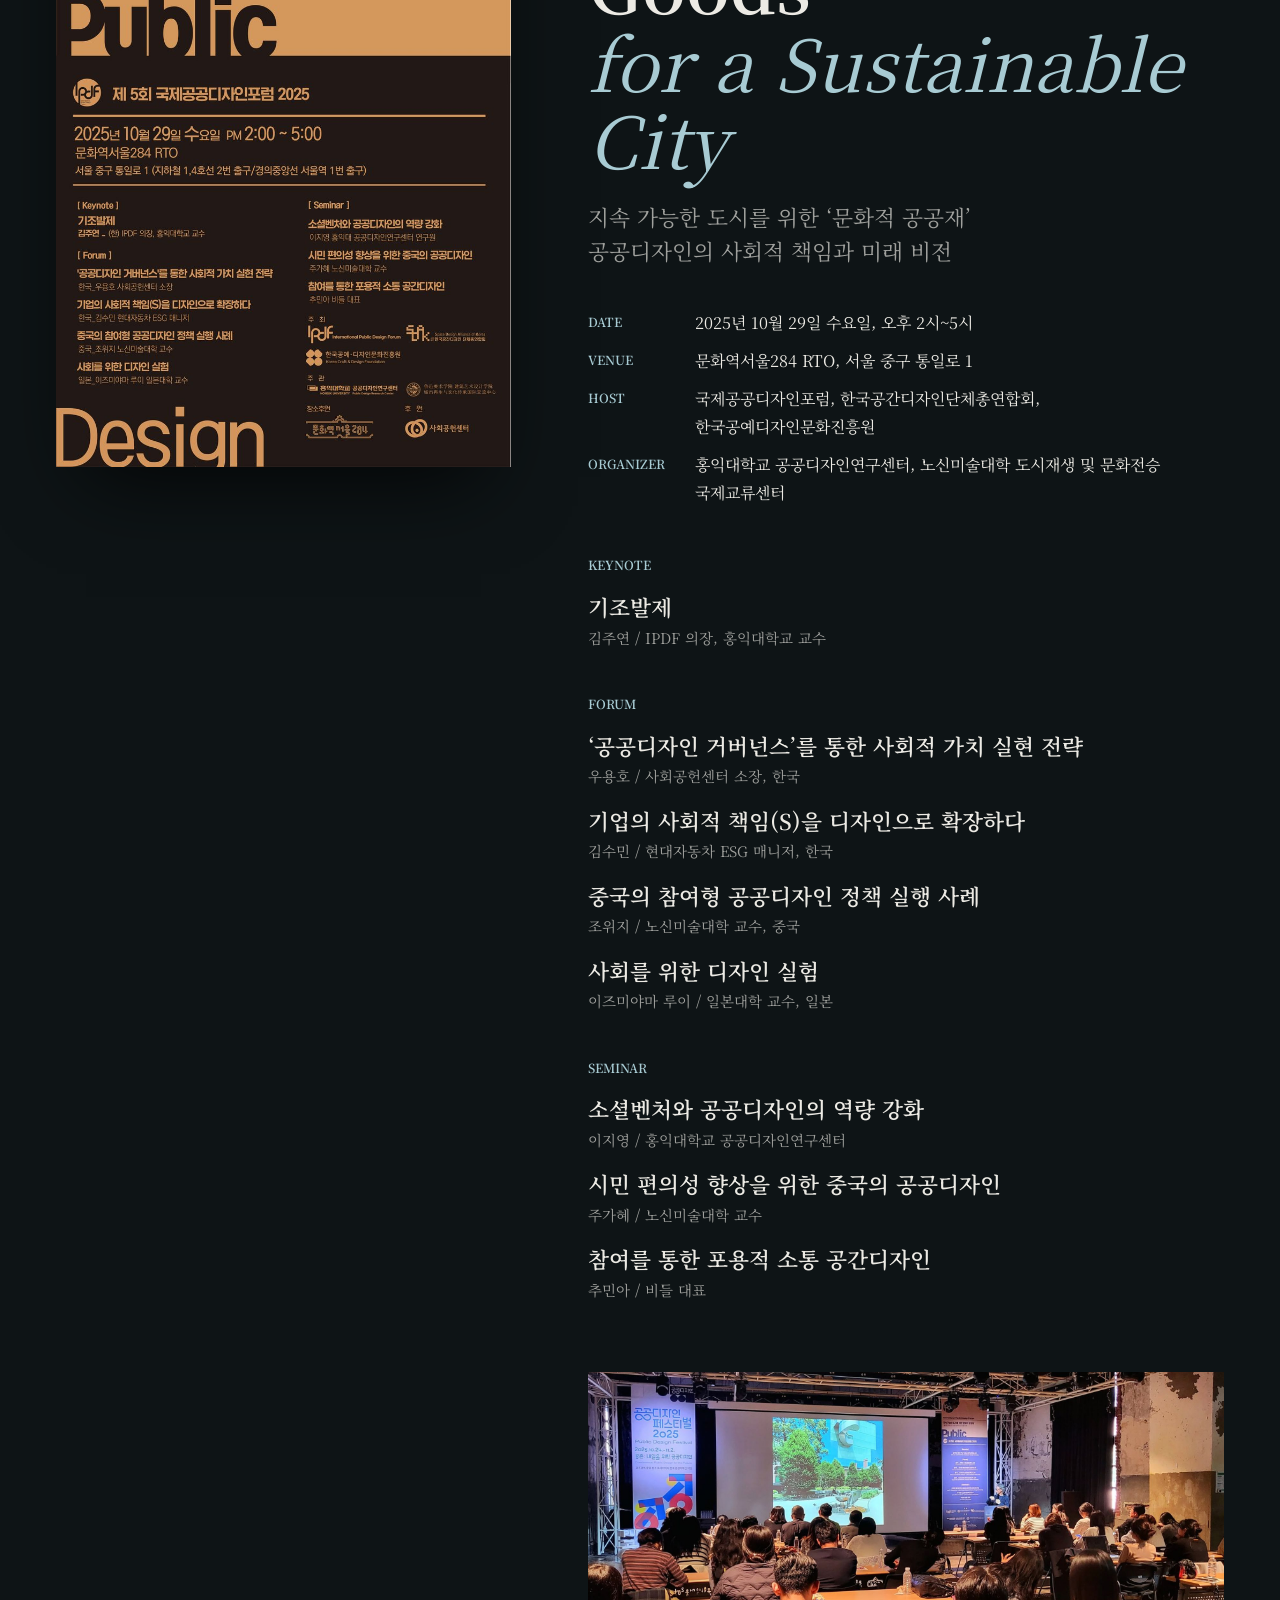
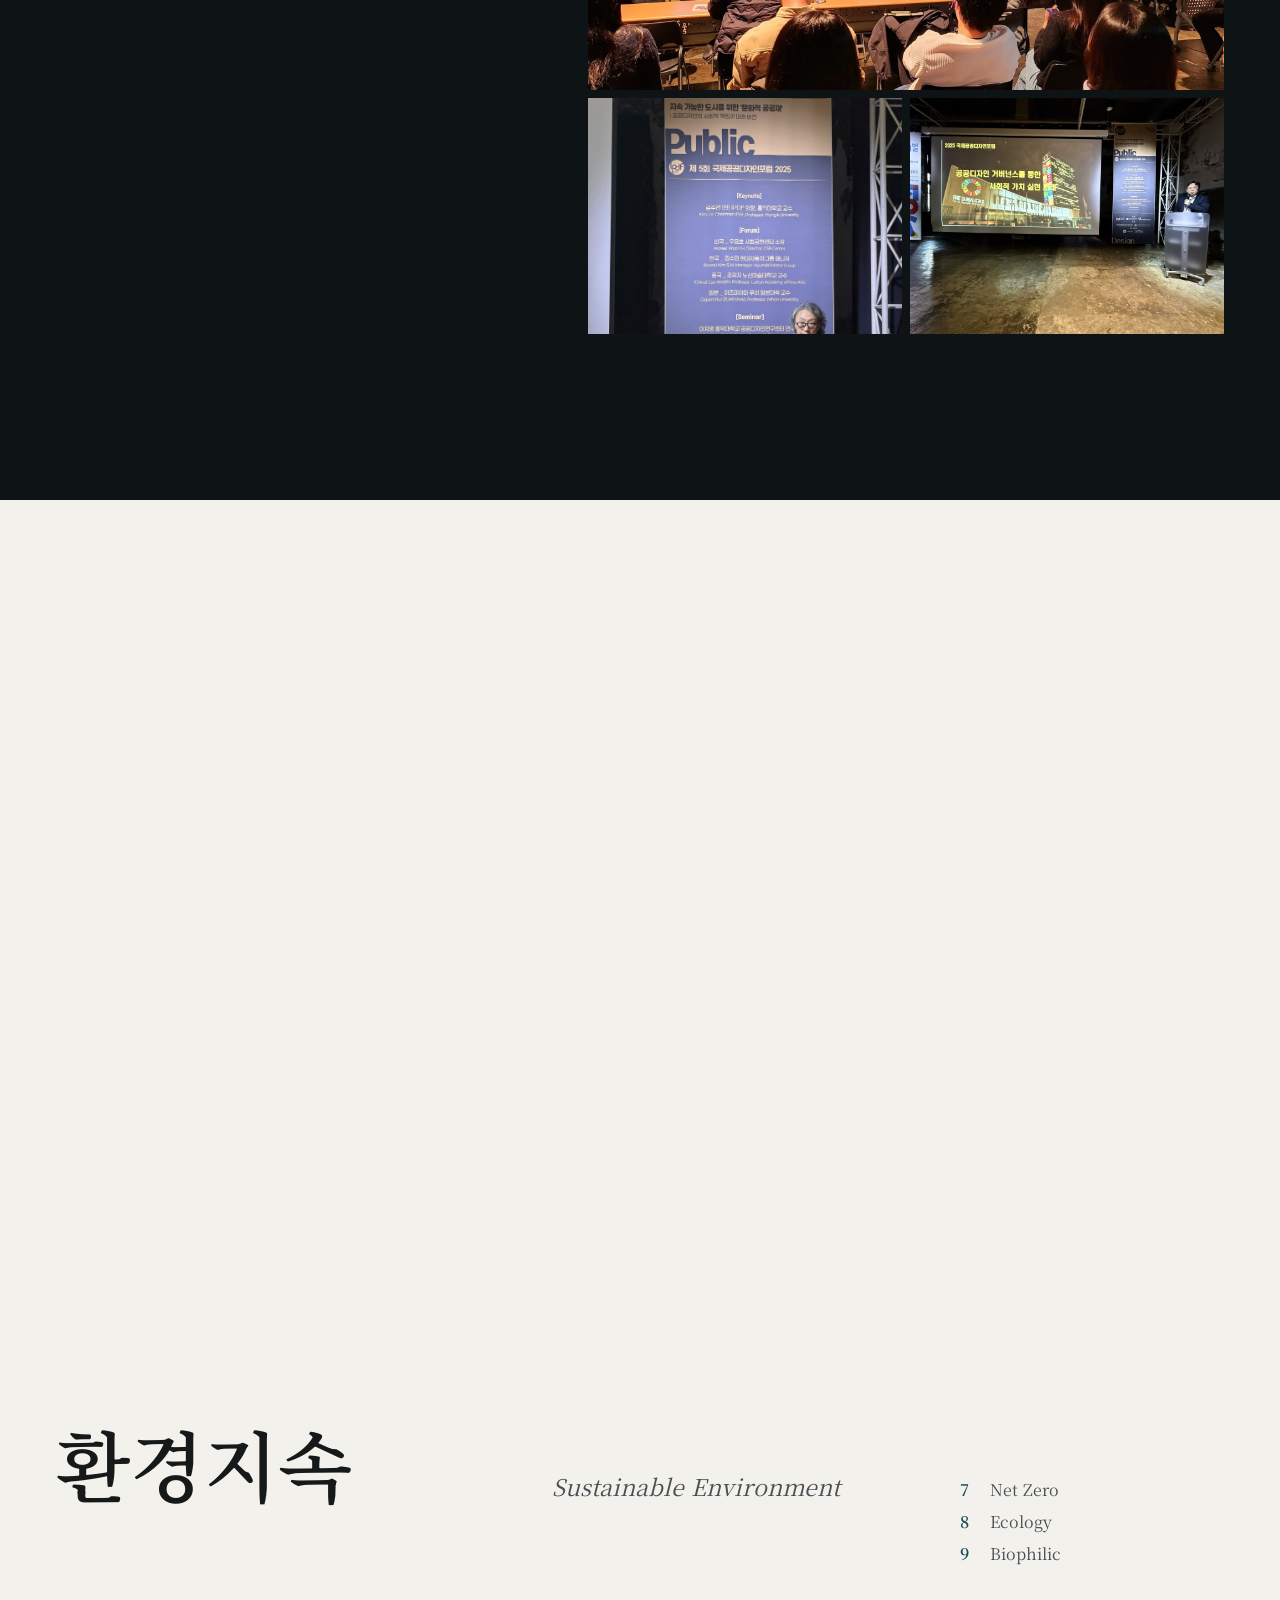
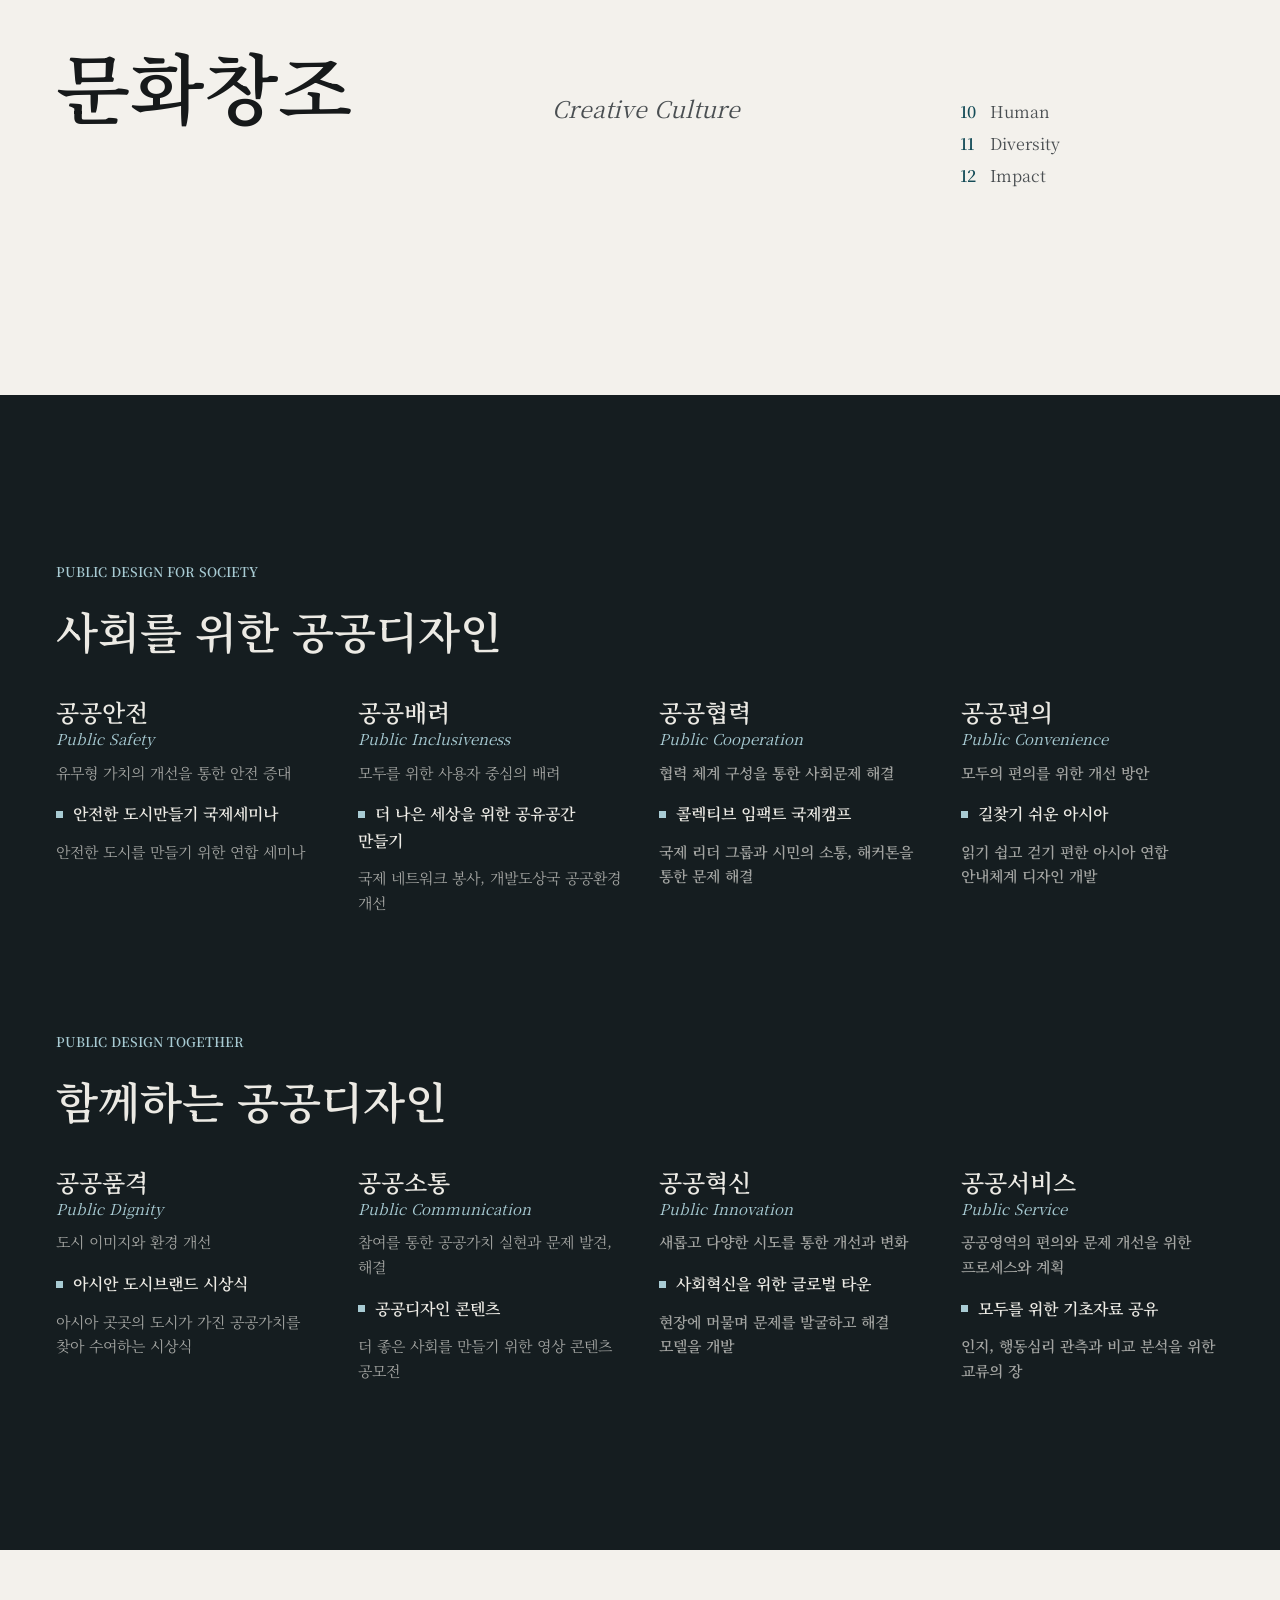
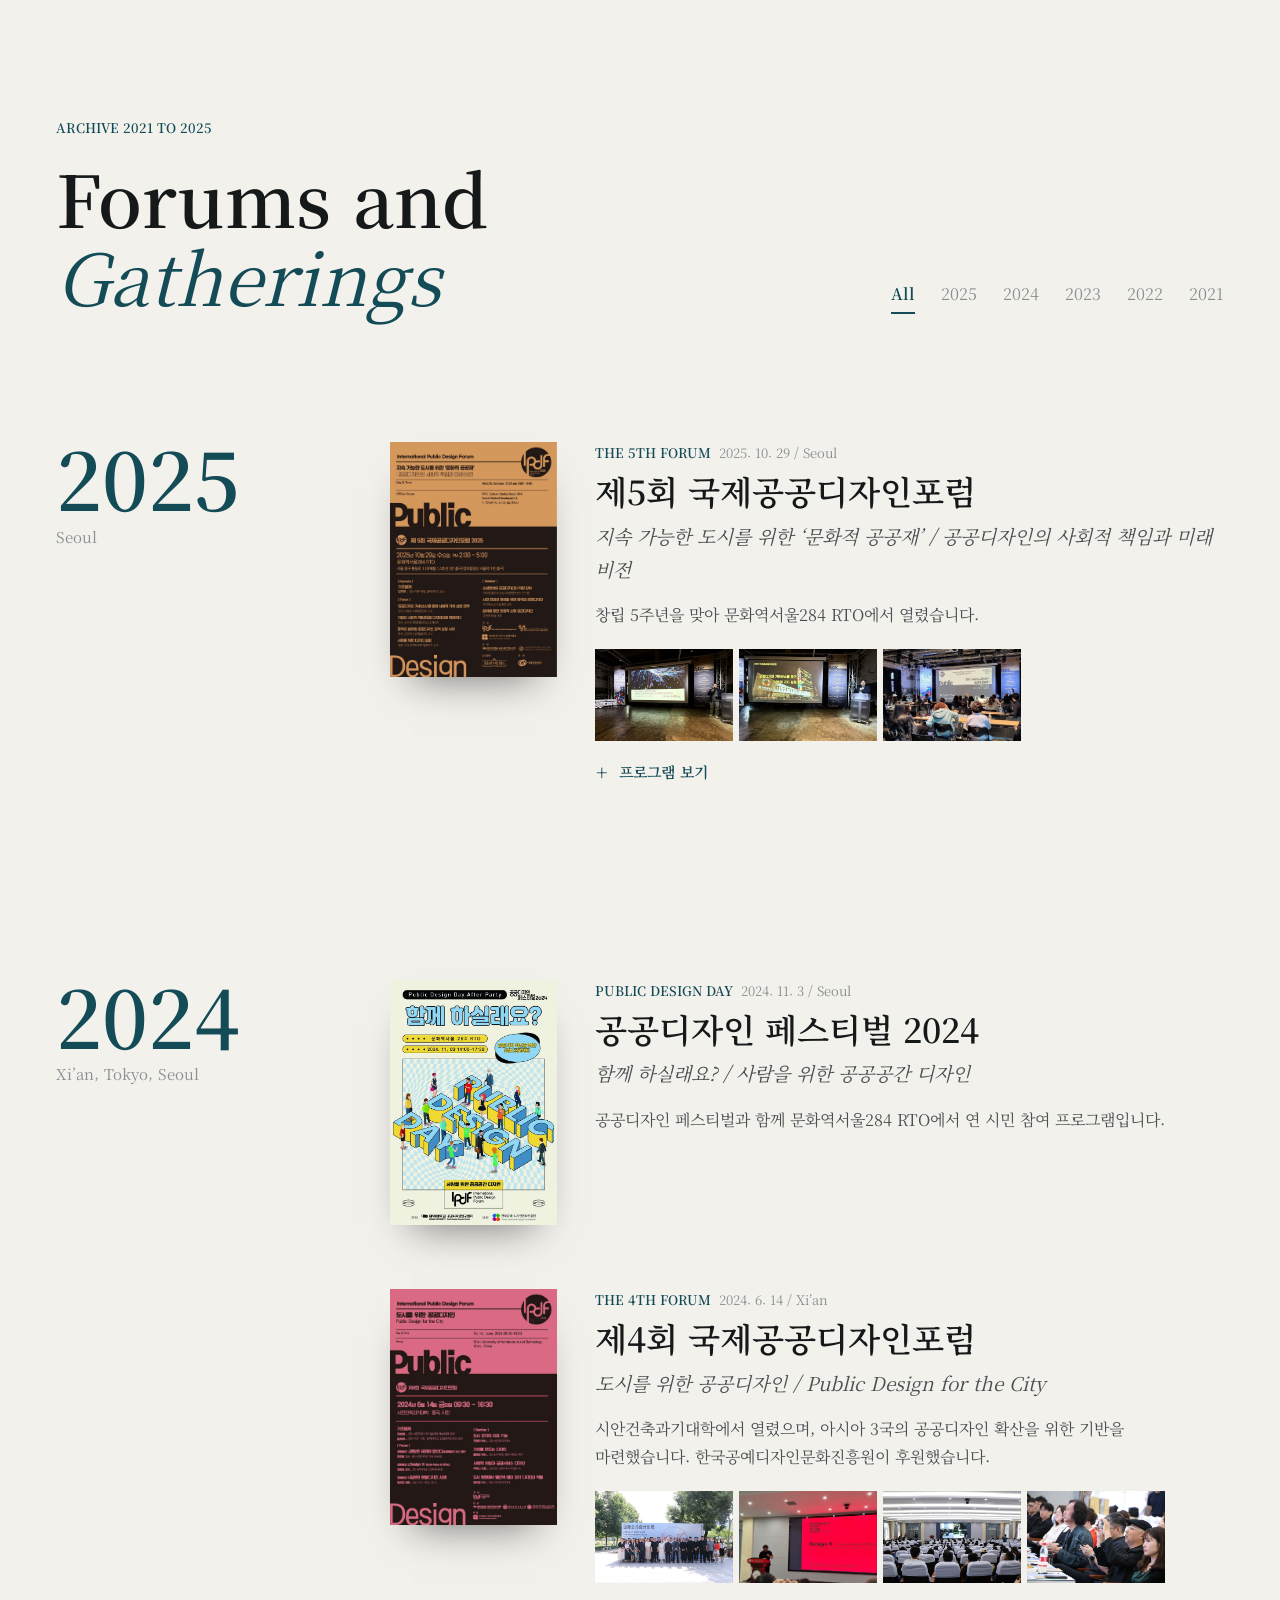
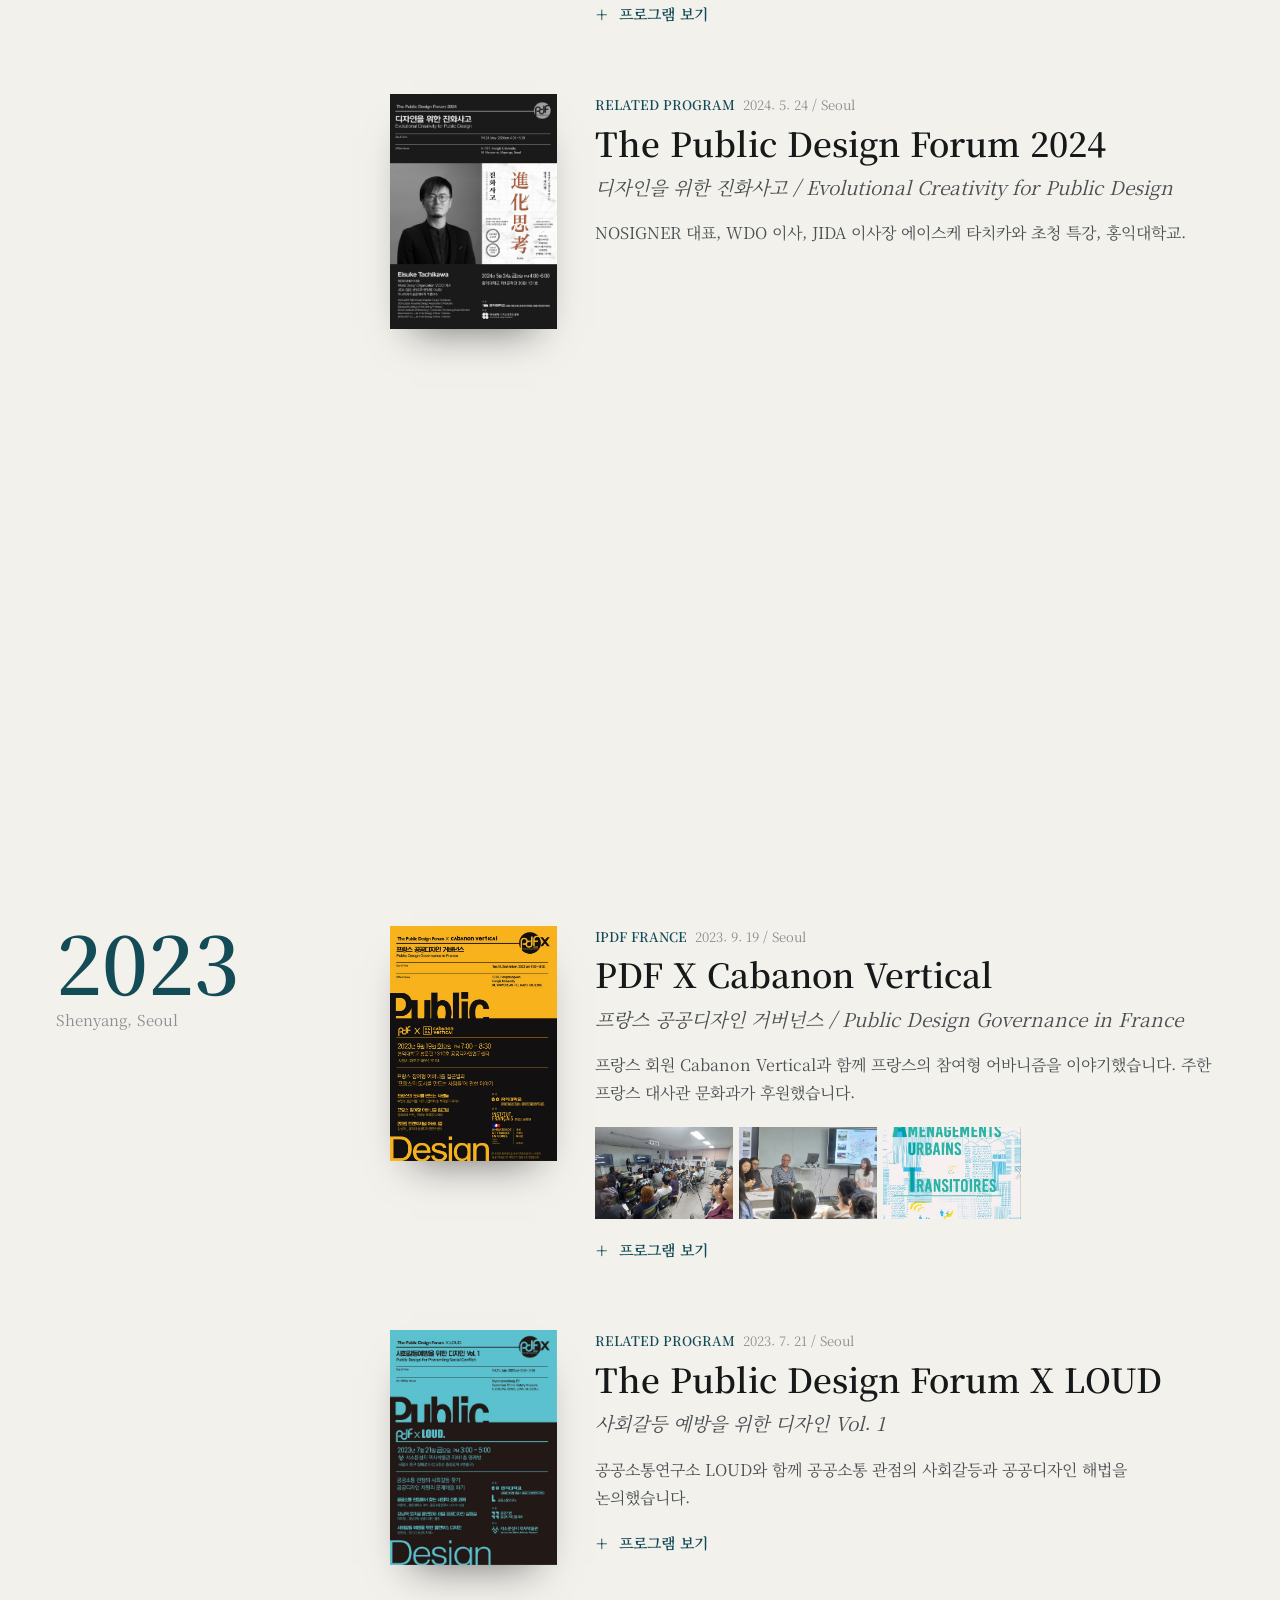
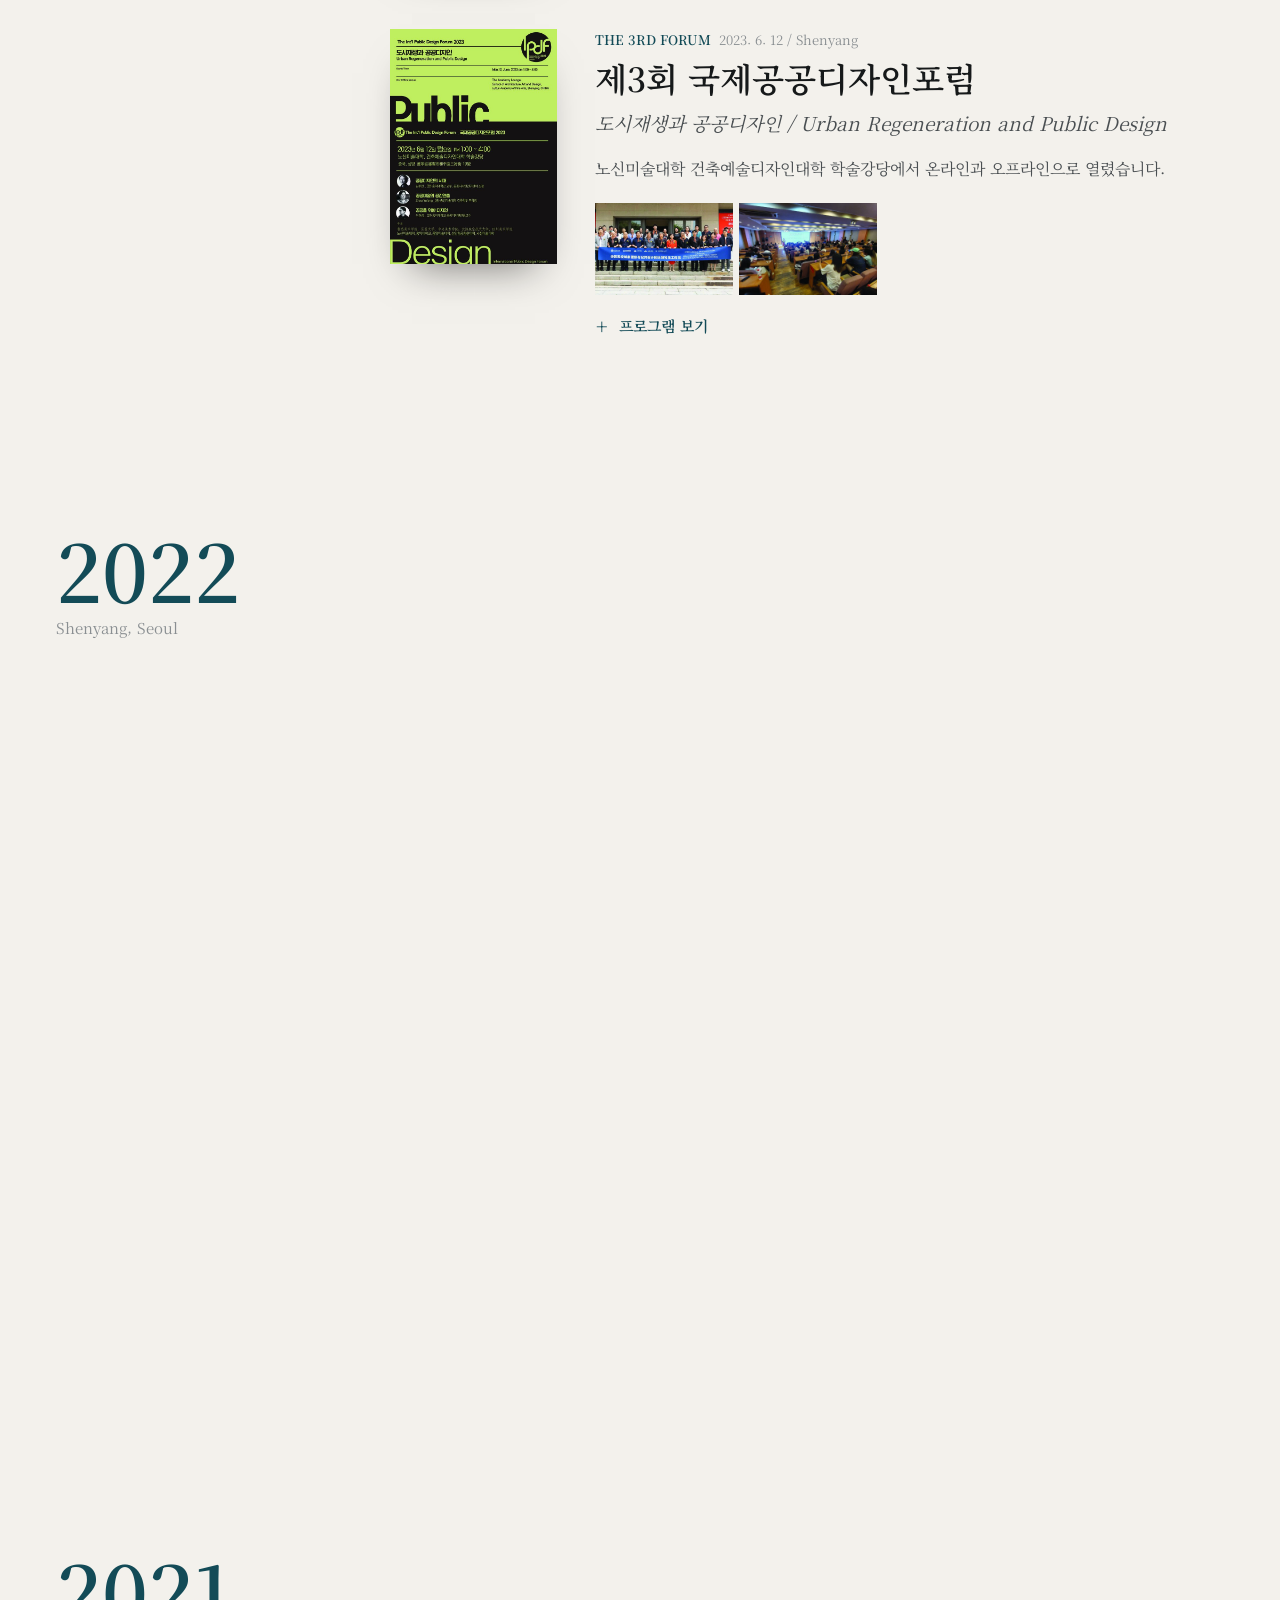
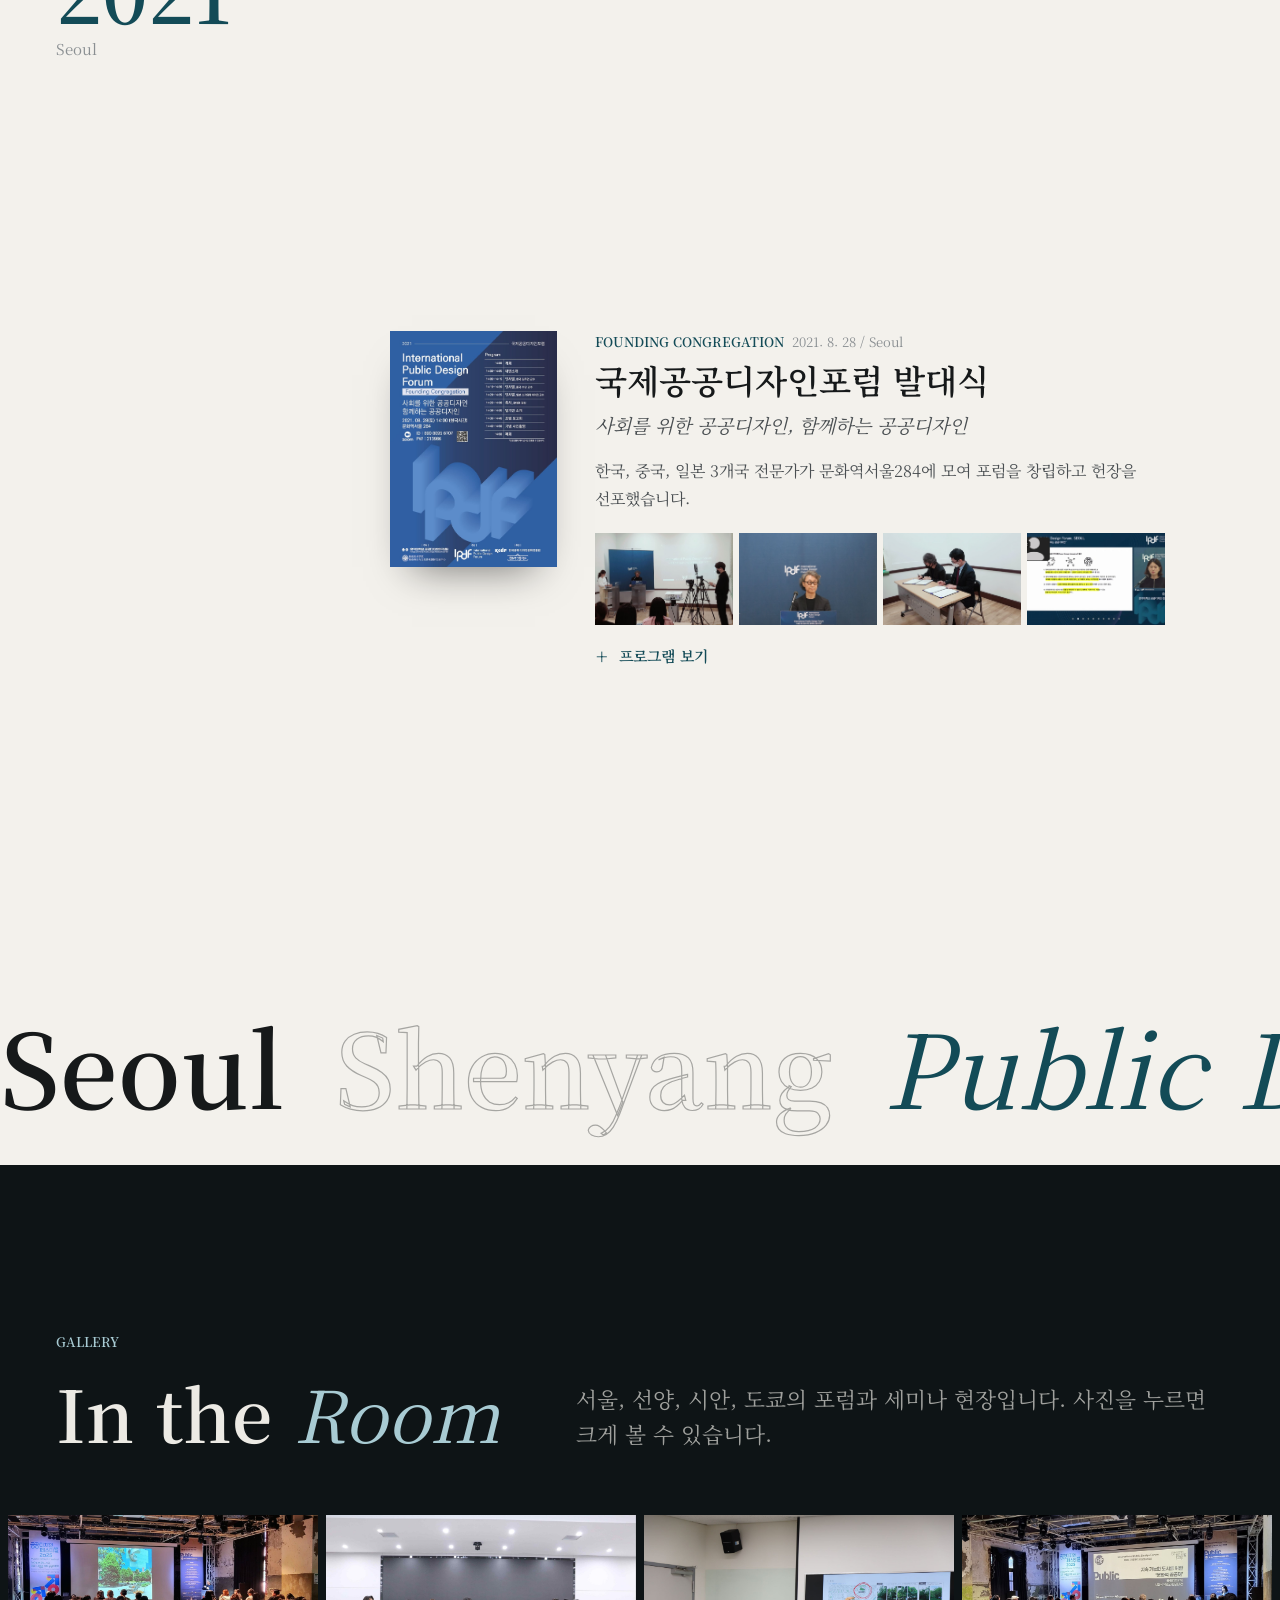
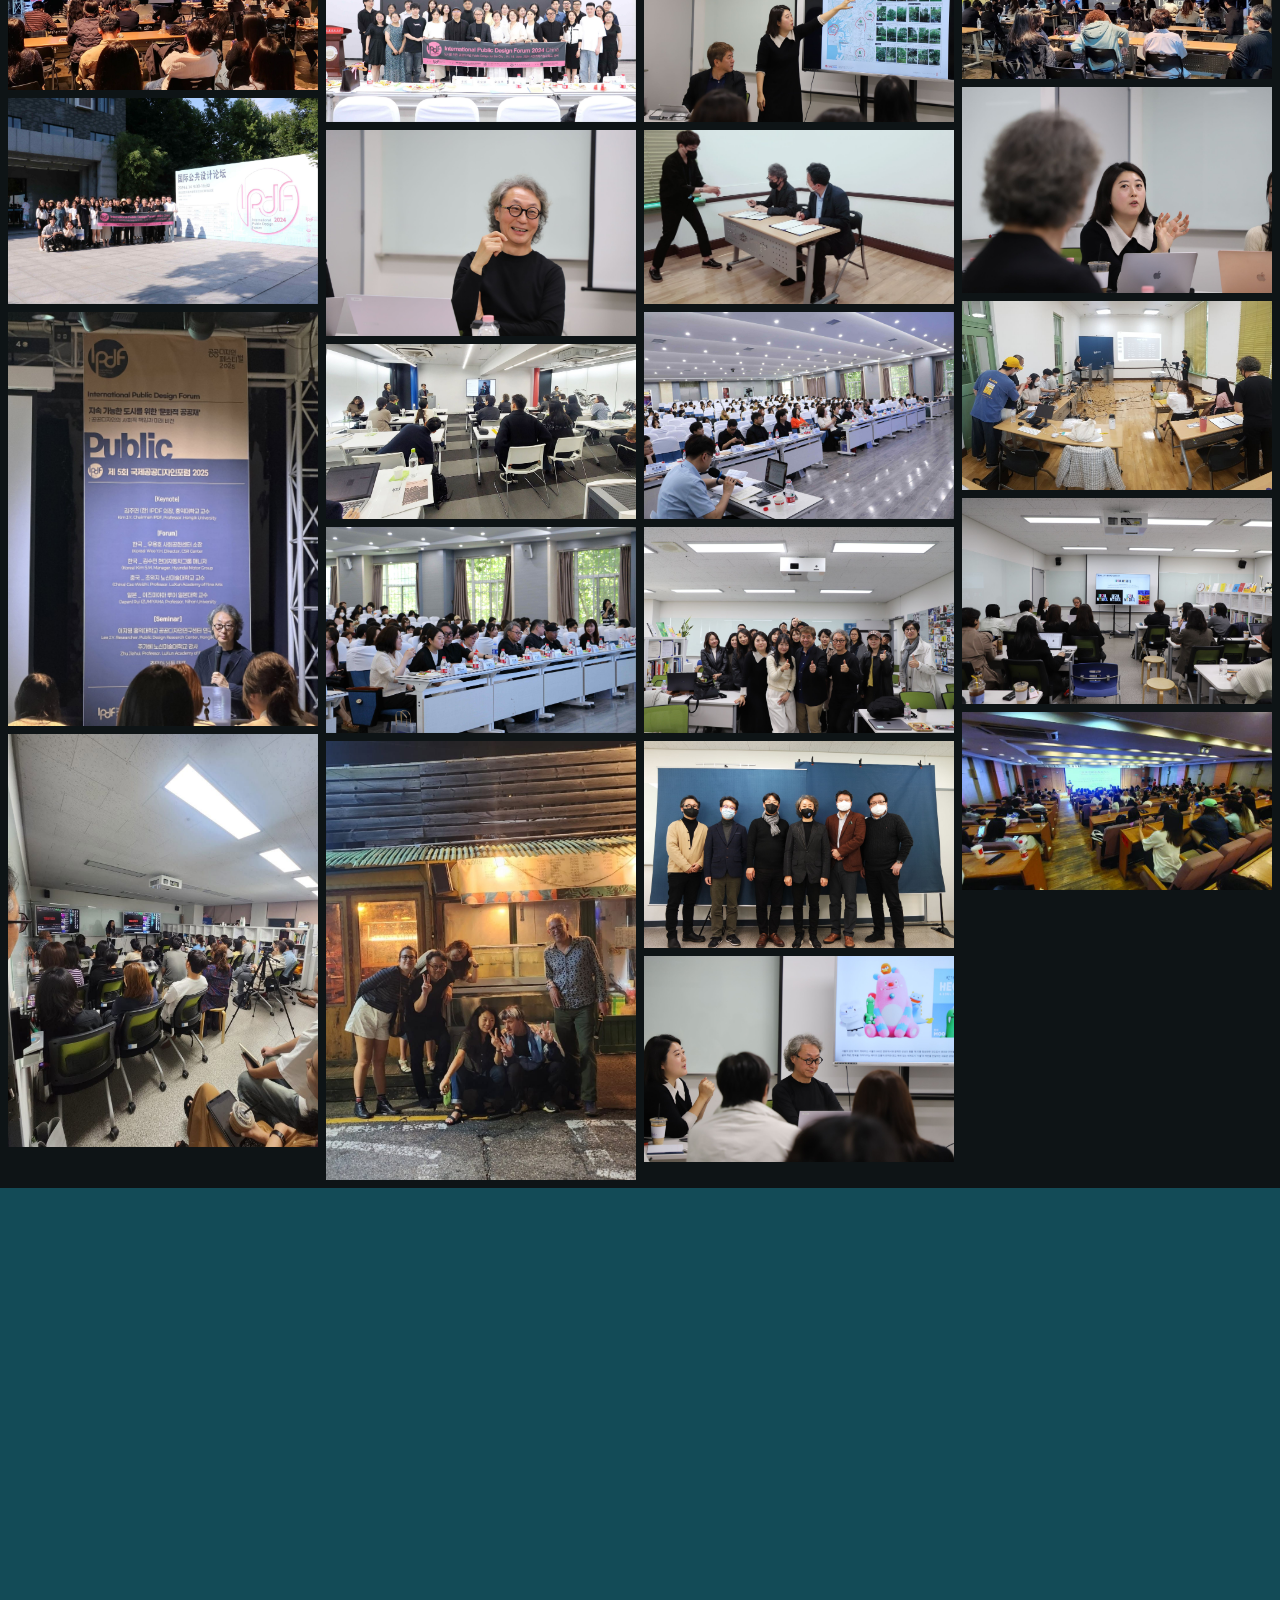
<file: alt2/index.html>
<!DOCTYPE html>
<html lang="ko">
<head>
<meta charset="UTF-8">
<meta name="viewport" content="width=device-width, initial-scale=1">
<title>IPDF International Public Design Forum | 국제공공디자인포럼</title>
<meta name="description" content="Public Design for Society, Public Design Together. 한국, 중국, 일본, 프랑스가 함께하는 국제공공디자인포럼(IPDF).">
<meta name="robots" content="noindex">
<meta property="og:title" content="IPDF International Public Design Forum">
<meta property="og:image" content="https://www.armula.com/ipdf/images/photo/f2025-stage.jpg">
<meta name="theme-color" content="#0E1416">
<link rel="icon" type="image/svg+xml" href="../images/logo-mark-teal.svg">
<link rel="preconnect" href="https://fonts.googleapis.com"><link rel="preconnect" href="https://fonts.gstatic.com" crossorigin>
<link rel="stylesheet" href="https://fonts.googleapis.com/css2?family=Noto+Serif+KR:wght@400;500;600;700&display=swap">
<link rel="stylesheet" href="assets/alt2.css">
</head>
<body>
<a class="sr" href="#about">본문 바로가기</a>
<header class="top"><div class="in">
  <a class="logo" href="#top" aria-label="IPDF 처음으로"><img src="../images/logo-h-white.svg" alt="IPDF International Public Design Forum" width="305" height="112"></a>
  <div class="top-r">
    <nav class="top-nav" aria-label="주 메뉴"><a href="#about">About</a><a href="#forum2025">Forum 2025</a><a href="#archive">Archive</a><a href="#gallery">Gallery</a></nav>
    <ul class="lang" aria-label="언어 선택 (Google 번역)" translate="no"><li><a href="?lang=ko" data-lang="ko">KO</a></li><li><a href="?lang=en" data-lang="en">EN</a></li><li><a href="?lang=zh-CN" data-lang="zh-CN">中文</a></li><li><a href="?lang=ja" data-lang="ja">日本語</a></li></ul>
    <button class="menu-btn" aria-expanded="false" aria-controls="overlay"><span>Menu</span><i></i></button>
  </div>
</div></header>
<div class="overlay" id="overlay">
  <nav aria-label="전체 메뉴"><a href="#about">About<small>포럼 소개</small></a><a href="#forum2025">Forum 2025<small>제5회 포럼</small></a><a href="#agenda">Agenda<small>비전과 목표</small></a><a href="#archive">Archive<small>포럼 아카이브</small></a><a href="#gallery">Gallery<small>갤러리</small></a><a href="#charter">Mission<small>헌장</small></a><a href="#contact">Contact<small>참가 문의</small></a></nav>
  <aside><ul class="lang" aria-label="언어 선택 (Google 번역)" translate="no"><li><a href="?lang=ko" data-lang="ko">KO</a></li><li><a href="?lang=en" data-lang="en">EN</a></li><li><a href="?lang=zh-CN" data-lang="zh-CN">中文</a></li><li><a href="?lang=ja" data-lang="ja">日本語</a></li></ul><b>International Public Design Forum</b>홍익대학교 공공디자인연구센터<br>서울시 마포구 와우산로 94, 홍문관 1310호<br>ipdfmanager@gmail.com<br>+82 2 320 1237<p style="margin-top:24px"><a href="../index.html" style="text-decoration:underline">기본 시안 보기</a></p></aside>
</div>

<main id="top">
<section class="hero" aria-label="국제공공디자인포럼">
  <div class="sl"><img src="../images/photo/f2025-stage.jpg" alt="" fetchpriority=high></div><div class="sl"><img src="../images/photo/f2024-banner.jpg" alt="" loading=lazy></div><div class="sl"><img src="../images/photo/gk2024-group.jpg" alt="" loading=lazy></div><div class="sl"><img src="../images/photo/f2024-hall.jpg" alt="" loading=lazy></div><div class="sl"><img src="../images/photo/f2021-founding-1.jpg" alt="" loading=lazy></div>
  <div class="hero-prog"><button aria-label="사진 1"></button><button aria-label="사진 2"></button><button aria-label="사진 3"></button><button aria-label="사진 4"></button><button aria-label="사진 5"></button></div>
  <div class="hero-t in">
    <span class="label">International Public Design Forum / Since 2021</span>
    <h1 class="display">Public Design<br>for Society, <span class="l2"><span class="it acc">Public Design</span> Together</span></h1>
    <div class="hero-row">
      <p class="ko-sub">사회를 위한 공공디자인, 함께하는 공공디자인. 한국, 중국, 일본, 프랑스의 공공디자인 전문가가 공공가치를 위한 국제 연대를 만듭니다.</p>
      <dl class="next"><dt>Latest</dt><dd>The 5th IPDF / 29 October 2025</dd><dt>Venue</dt><dd>Culture Station Seoul 284, RTO</dd></dl>
    </div>
  </div>
</section>

<div class="marq" aria-hidden="true"><div class="marq-t"><span class="f">Seoul</span><span>Shenyang</span><span class="a">Public Design</span><span class="f">Xi’an</span><span>Tokyo</span><span class="a">Together</span><span class="f">Paris</span><span>Seoul</span><span class="a">for Society</span><span class="f">Seoul</span><span>Shenyang</span><span class="a">Public Design</span><span class="f">Xi’an</span><span>Tokyo</span><span class="a">Together</span><span class="f">Paris</span><span>Seoul</span><span class="a">for Society</span></div></div>

<section class="blk paper" id="about">
  <div class="in">
    <div class="mani">
      <div class="rv"><span class="label">About IPDF</span><span class="bar"></span></div>
      <div>
        <p class="big rv">공공디자인은 공공의 이익과 안전을 추구하며 <b>인류의 삶의 질을 높이는 디자인</b>입니다. 국제공공디자인포럼은 공공디자인을 <em>문화적 공공재</em>로 만들기 위해 국경을 넘어 협력합니다.</p>
        <div class="cols">
          <p class="rv">2021년 한국, 중국, 일본 3개국 전문가가 모여 시작한 포럼은 2022년 프랑스가 참여하며 4개 회원국의 국제 협력 관계로 자랐습니다. 공공환경의 다양한 문제를 찾고, 공공과 민간이 협력하는 전략으로서 공공디자인을 발전시켜 우리 삶의 문제를 해결하는 대안적 가치를 만들어 갑니다.</p>
          <p class="rv d1">포럼은 안전, 배려, 편의, 품격의 공공디자인 가치를 추구합니다. 외교, 문화, 교육, 학술 분야의 비영리 활동으로 공공디자인의 방향을 제시하고, 다양한 매체와 프로그램으로 공공디자인의 지식과 지혜를 나눕니다.</p>
        </div>
        <p class="facts rv"><span class="s">Founded 2021</span><span class="sep">I</span><span class="s">회원국 한국, 중국, 일본, 프랑스</span><span class="sep">I</span><span class="s">국제포럼 5회</span><span class="sep">I</span><span class="s">핵심 지표 12</span></p>
      </div>
    </div>
  </div>
</section>

<section class="blk paper" style="padding-top:0">
  <div class="in greet">
    <img class="rv" src="../images/photo/chair.jpg" alt="국제공공디자인포럼 의장 김주연" loading="lazy">
    <div class="rv d1">
      <span class="label">Greeting from the Chair</span>
      <p class="q">“공공디자인을 통해 <em>더 좋은 세상</em>을 만들기 위한 우리의 발걸음에 함께해 주십시오.”</p>
      <div class="tx">
        <p>2021년 발대식을 시작으로 5년 차에 접어든 국제공공디자인포럼은 한국을 비롯한 일본, 중국, 프랑스 등 여러 나라와 공공가치 실현을 위한 국제적 연대와 교류를 펼치고 있습니다.</p>
        <p>많은 변화가 일고 있는 현대 사회에서 공공디자인은 디자인의 선한 영향력을 넓히기 위해 노력하고 있습니다. 국제공공디자인포럼은 지속 가능한 세계를 위한 국제 사회와의 협력을 이어 가겠습니다.</p>
      </div>
      <p class="sg">국제공공디자인포럼 의장<b>김주연</b></p>
    </div>
  </div>
</section>

<section class="blk" id="forum2025">
  <div class="in feat">
    <div class="pst rv"><img src="../images/poster/2025-5th.jpg" alt="제5회 국제공공디자인포럼 2025 포스터" data-lb data-cap="제5회 국제공공디자인포럼 포스터"></div>
    <div>
      <span class="label rv">The 5th International Public Design Forum / 2025</span>
      <h2 class="d2 rv">Cultural Public Goods<br><span class="it acc">for a Sustainable City</span></h2>
      <p class="ko-sub rv" style="margin-top:22px">지속 가능한 도시를 위한 ‘문화적 공공재’<br>공공디자인의 사회적 책임과 미래 비전</p>
      <dl class="meta rv"><dt>Date</dt><dd>2025년 10월 29일 수요일, 오후 2시~5시</dd><dt>Venue</dt><dd>문화역서울284 RTO, 서울 중구 통일로 1</dd><dt>Host</dt><dd>국제공공디자인포럼, 한국공간디자인단체총연합회, 한국공예디자인문화진흥원</dd><dt>Organizer</dt><dd>홍익대학교 공공디자인연구센터, 노신미술대학 도시재생 및 문화전승 국제교류센터</dd></dl>
      <div class="talks">
        <div class="g rv"><span>Keynote</span><ul><li><b>기조발제</b><small>김주연 / IPDF 의장, 홍익대학교 교수</small></li></ul></div>
        <div class="g rv"><span>Forum</span><ul>
          <li><b>‘공공디자인 거버넌스’를 통한 사회적 가치 실현 전략</b><small>우용호 / 사회공헌센터 소장, 한국</small></li>
          <li><b>기업의 사회적 책임(S)을 디자인으로 확장하다</b><small>김수민 / 현대자동차 ESG 매니저, 한국</small></li>
          <li><b>중국의 참여형 공공디자인 정책 실행 사례</b><small>조위지 / 노신미술대학 교수, 중국</small></li>
          <li><b>사회를 위한 디자인 실험</b><small>이즈미야마 루이 / 일본대학 교수, 일본</small></li></ul></div>
        <div class="g rv"><span>Seminar</span><ul>
          <li><b>소셜벤처와 공공디자인의 역량 강화</b><small>이지영 / 홍익대학교 공공디자인연구센터</small></li>
          <li><b>시민 편의성 향상을 위한 중국의 공공디자인</b><small>주가혜 / 노신미술대학 교수</small></li>
          <li><b>참여를 통한 포용적 소통 공간디자인</b><small>추민아 / 비들 대표</small></li></ul></div>
      </div>
      <div class="shots">
        <div class="w rv"><img src="../images/photo/f2025-hall.jpg" alt="제5회 포럼 현장" data-lb data-cap="제5회 국제공공디자인포럼 / 서울 / 2025" loading="lazy"></div>
        <div class="rv"><img src="../images/photo/f2025-poster-stand.jpg" alt="기조발제" data-lb data-cap="기조발제 / 서울 / 2025" loading="lazy"></div>
        <div class="rv d1"><img src="../images/photo/f2025-keynote.jpg" alt="포럼 발표" data-lb data-cap="포럼 발표 / 서울 / 2025" loading="lazy"></div>
      </div>
    </div>
  </div>
</section>

<section class="blk paper" id="agenda">
  <div class="in">
    <div class="agenda-head">
      <div class="rv"><span class="label">Agenda / SDGs</span><h2 class="d2">4 Goals,<br><span class="it acc">12 Indicators</span></h2></div>
      <p class="ko-sub rv d1">국제사회가 함께 정한 지속가능발전목표(SDGs)를 바탕으로 사회, 공동체, 환경, 삶, 문화의 문제에 대한 대안을 찾고 디자인으로 해결합니다. ‘사회를 위한 공공디자인, 함께하는 공공디자인’을 의제로 4개 목표와 12개 핵심 지표를 세웠습니다.</p>
    </div>
    <div class="goal rv"><h3>공공편의</h3><p class="en">Public Convenience</p><ul><li><b>1</b>Safety</li><li><b>2</b>Universal</li><li><b>3</b>Affordable</li></ul></div><div class="goal rv"><h3>협력사회</h3><p class="en">Cooperative Society</p><ul><li><b>4</b>Equality</li><li><b>5</b>Network</li><li><b>6</b>Community</li></ul></div><div class="goal rv"><h3>환경지속</h3><p class="en">Sustainable Environment</p><ul><li><b>7</b>Net Zero</li><li><b>8</b>Ecology</li><li><b>9</b>Biophilic</li></ul></div><div class="goal rv"><h3>문화창조</h3><p class="en">Creative Culture</p><ul><li><b>10</b>Human</li><li><b>11</b>Diversity</li><li><b>12</b>Impact</li></ul></div>
  </div>
</section>

<section class="blk night2">
  <div class="in">
    <div class="vals-h rv"><div><span class="label">Public Design for Society</span><h2 class="d3">사회를 위한 공공디자인</h2></div></div>
    <div class="vals" style="margin-top:40px"><div class="rv d0"><h4>공공안전<i>Public Safety</i></h4><p>유무형 가치의 개선을 통한 안전 증대</p><p class="pj">안전한 도시만들기 국제세미나</p><p>안전한 도시를 만들기 위한 연합 세미나</p></div><div class="rv d1"><h4>공공배려<i>Public Inclusiveness</i></h4><p>모두를 위한 사용자 중심의 배려</p><p class="pj">더 나은 세상을 위한 공유공간 만들기</p><p>국제 네트워크 봉사, 개발도상국 공공환경 개선</p></div><div class="rv d2"><h4>공공협력<i>Public Cooperation</i></h4><p>협력 체계 구성을 통한 사회문제 해결</p><p class="pj">콜렉티브 임팩트 국제캠프</p><p>국제 리더 그룹과 시민의 소통, 해커톤을 통한 문제 해결</p></div><div class="rv d3"><h4>공공편의<i>Public Convenience</i></h4><p>모두의 편의를 위한 개선 방안</p><p class="pj">길찾기 쉬운 아시아</p><p>읽기 쉽고 걷기 편한 아시아 연합 안내체계 디자인 개발</p></div></div>
    <div class="vals-h rv"><div><span class="label">Public Design Together</span><h2 class="d3">함께하는 공공디자인</h2></div></div>
    <div class="vals" style="margin-top:40px"><div class="rv d0"><h4>공공품격<i>Public Dignity</i></h4><p>도시 이미지와 환경 개선</p><p class="pj">아시안 도시브랜드 시상식</p><p>아시아 곳곳의 도시가 가진 공공가치를 찾아 수여하는 시상식</p></div><div class="rv d1"><h4>공공소통<i>Public Communication</i></h4><p>참여를 통한 공공가치 실현과 문제 발견, 해결</p><p class="pj">공공디자인 콘텐츠</p><p>더 좋은 사회를 만들기 위한 영상 콘텐츠 공모전</p></div><div class="rv d2"><h4>공공혁신<i>Public Innovation</i></h4><p>새롭고 다양한 시도를 통한 개선과 변화</p><p class="pj">사회혁신을 위한 글로벌 타운</p><p>현장에 머물며 문제를 발굴하고 해결 모델을 개발</p></div><div class="rv d3"><h4>공공서비스<i>Public Service</i></h4><p>공공영역의 편의와 문제 개선을 위한 프로세스와 계획</p><p class="pj">모두를 위한 기초자료 공유</p><p>인지, 행동심리 관측과 비교 분석을 위한 교류의 장</p></div></div>
  </div>
</section>

<section class="blk paper" id="archive">
  <div class="in">
    <div class="arch-head">
      <div class="rv"><span class="label">Archive 2021 to 2025</span><h2 class="d2">Forums and<br><span class="it acc">Gatherings</span></h2></div>
      <div class="filters rv" role="toolbar" aria-label="연도별 보기"><button data-y="all" aria-pressed="true">All</button><button data-y="2025" aria-pressed="false">2025</button><button data-y="2024" aria-pressed="false">2024</button><button data-y="2023" aria-pressed="false">2023</button><button data-y="2022" aria-pressed="false">2022</button><button data-y="2021" aria-pressed="false">2021</button></div>
    </div>
    <div class="year" data-y="2025"><h3>2025<i>Seoul</i></h3><div><article class="ev rv" id="f2025"><div class="pi"><img src="../images/poster/2025-5th.jpg" alt="제5회 국제공공디자인포럼 포스터" data-lb data-cap="제5회 국제공공디자인포럼 포스터" loading="lazy"></div><div><p class="k">The 5th Forum<span>2025. 10. 29 / Seoul</span></p><h4>제5회 국제공공디자인포럼</h4><p class="th">지속 가능한 도시를 위한 ‘문화적 공공재’ / 공공디자인의 사회적 책임과 미래 비전</p><p class="ds">창립 5주년을 맞아 문화역서울284 RTO에서 열렸습니다.</p><div class="ph"><img src="../images/photo/f2025-stage.jpg" alt="제5회 국제공공디자인포럼" data-lb data-cap="제5회 국제공공디자인포럼 / Seoul / 2025" loading="lazy"><img src="../images/photo/f2025-keynote.jpg" alt="제5회 국제공공디자인포럼" data-lb data-cap="제5회 국제공공디자인포럼 / Seoul / 2025" loading="lazy"><img src="../images/photo/f2025-audience.jpg" alt="제5회 국제공공디자인포럼" data-lb data-cap="제5회 국제공공디자인포럼 / Seoul / 2025" loading="lazy"></div><button class="acc-b" aria-expanded="false" aria-controls="p-f2025"><span>프로그램 보기</span></button><div class="acc-p" id="p-f2025"><div><ul><li><b>기조발제</b><small>김주연 / IPDF 의장</small></li><li><b>‘공공디자인 거버넌스’를 통한 사회적 가치 실현 전략</b><small>우용호 / 사회공헌센터</small></li><li><b>기업의 사회적 책임(S)을 디자인으로 확장하다</b><small>김수민 / 현대자동차</small></li><li><b>중국의 참여형 공공디자인 정책 실행 사례</b><small>조위지 / 노신미술대학</small></li><li><b>사회를 위한 디자인 실험</b><small>이즈미야마 루이 / 일본대학</small></li><li><b>소셜벤처와 공공디자인의 역량 강화</b><small>이지영 / 홍익대학교 공공디자인연구센터</small></li><li><b>시민 편의성 향상을 위한 중국의 공공디자인</b><small>주가혜 / 노신미술대학</small></li><li><b>참여를 통한 포용적 소통 공간디자인</b><small>추민아 / 비들</small></li></ul></div></div></div></article></div></div><div class="year" data-y="2024"><h3>2024<i>Xi’an, Tokyo, Seoul</i></h3><div><article class="ev rv" id="festival2024"><div class="pi"><img src="../images/poster/2024-festival.jpg" alt="공공디자인 페스티벌 2024 포스터" data-lb data-cap="공공디자인 페스티벌 2024 포스터" loading="lazy"></div><div><p class="k">Public Design Day<span>2024. 11. 3 / Seoul</span></p><h4>공공디자인 페스티벌 2024</h4><p class="th">함께 하실래요? / 사람을 위한 공공공간 디자인</p><p class="ds">공공디자인 페스티벌과 함께 문화역서울284 RTO에서 연 시민 참여 프로그램입니다.</p></div></article><article class="ev rv" id="f2024"><div class="pi"><img src="../images/poster/2024-4th.jpg" alt="제4회 국제공공디자인포럼 포스터" data-lb data-cap="제4회 국제공공디자인포럼 포스터" loading="lazy"></div><div><p class="k">The 4th Forum<span>2024. 6. 14 / Xi’an</span></p><h4>제4회 국제공공디자인포럼</h4><p class="th">도시를 위한 공공디자인 / Public Design for the City</p><p class="ds">시안건축과기대학에서 열렸으며, 아시아 3국의 공공디자인 확산을 위한 기반을 마련했습니다. 한국공예디자인문화진흥원이 후원했습니다.</p><div class="ph"><img src="../images/photo/f2024-banner.jpg" alt="제4회 국제공공디자인포럼" data-lb data-cap="제4회 국제공공디자인포럼 / Xi’an / 2024" loading="lazy"><img src="../images/photo/f2024-designx.jpg" alt="제4회 국제공공디자인포럼" data-lb data-cap="제4회 국제공공디자인포럼 / Xi’an / 2024" loading="lazy"><img src="../images/photo/f2024-hall.jpg" alt="제4회 국제공공디자인포럼" data-lb data-cap="제4회 국제공공디자인포럼 / Xi’an / 2024" loading="lazy"><img src="../images/photo/f2024-panel.jpg" alt="제4회 국제공공디자인포럼" data-lb data-cap="제4회 국제공공디자인포럼 / Xi’an / 2024" loading="lazy"></div><button class="acc-b" aria-expanded="false" aria-controls="p-f2024"><span>프로그램 보기</span></button><div class="acc-p" id="p-f2024"><div><ul><li><b>기조발제</b><small>인보강 / 시안건축과기대학 예술학원 원장</small></li><li><b>기조발제</b><small>김주연 / IPDF 의장</small></li><li><b>관람은 표현에 앞선다: 공공예술과 도시 갱신</b><small>한유봉 / 시안건축과기대학</small></li><li><b>Design X: Socio-Value and Effect</b><small>이현성 / 홍익대학교</small></li><li><b>일본의 토탈디자인 사례</b><small>엄지연 / 이오디 디자인 연구소</small></li><li><b>도시 조각의 치유 기능</b><small>진정이 / 시안건축과기대학</small></li><li><b>가치를 만드는 디자인</b><small>홍태의 / 홍익대학교 공공디자인연구센터</small></li><li><b>사회적 처방과 공공서비스 디자인</b><small>주하나 / PSDI 심리사회 디자인연구소</small></li><li><b>도시 환경에서 빨간색 테마 조각 디자인과 적용</b><small>임자겸 / 시안건축과기대학</small></li></ul></div></div></div></article><article class="ev rv" id="tachikawa2024"><div class="pi"><img src="../images/poster/2024-tachikawa.jpg" alt="The Public Design Forum 2024 포스터" data-lb data-cap="The Public Design Forum 2024 포스터" loading="lazy"></div><div><p class="k">Related Program<span>2024. 5. 24 / Seoul</span></p><h4>The Public Design Forum 2024</h4><p class="th">디자인을 위한 진화사고 / Evolutional Creativity for Public Design</p><p class="ds">NOSIGNER 대표, WDO 이사, JIDA 이사장 에이스케 타치카와 초청 특강, 홍익대학교.</p></div></article><article class="ev rv" id="pre2024"><div class="pi"><img src="../images/poster/2024-pre-ipdf.jpg" alt="GK 세미나 & Pre-IPDF 2024 포스터" data-lb data-cap="GK 세미나 & Pre-IPDF 2024 포스터" loading="lazy"></div><div><p class="k">Pre-IPDF<span>2024. 1. 19 / Tokyo</span></p><h4>GK 세미나 & Pre-IPDF 2024</h4><p class="th">도시디자인을 통한 공공가치 실현</p><p class="ds">일본 도쿄 GK 디자인그룹에서 한국, 중국, 일본 전문가 21명이 3국의 도시디자인 프로젝트를 나눈 사전 세미나입니다.</p><div class="ph"><img src="../images/photo/gk2024-group.jpg" alt="GK 세미나 & Pre-IPDF 2024" data-lb data-cap="GK 세미나 & Pre-IPDF 2024 / Tokyo / 2024" loading="lazy"><img src="../images/photo/gk2024-seminar.jpg" alt="GK 세미나 & Pre-IPDF 2024" data-lb data-cap="GK 세미나 & Pre-IPDF 2024 / Tokyo / 2024" loading="lazy"></div><button class="acc-b" aria-expanded="false" aria-controls="p-pre2024"><span>프로그램 보기</span></button><div class="acc-p" id="p-pre2024"><div><ul><li><b>인사말</b><small>다나카 / GK 디자인그룹 회장</small></li><li><b>인사말</b><small>김주연 / 홍익대학교</small></li><li><b>일본 토탈디자인 사례: 우쓰노미야 LRT</b><small>이리에 / GK 디자인그룹</small></li><li><b>Urban Design Tomorrow: Insights from Suwon and Incheon</b><small>고은정 / 전 인천광역시 도시디자인과장</small></li><li><b>중국 도시 설계 프로젝트의 전형적 사례: 시안 대당불야성</b><small>민신러 / 시안건축과기대학</small></li></ul></div></div></div></article></div></div><div class="year" data-y="2023"><h3>2023<i>Shenyang, Seoul</i></h3><div><article class="ev rv" id="cabanon2023"><div class="pi"><img src="../images/poster/2023-cabanon.jpg" alt="PDF X Cabanon Vertical 포스터" data-lb data-cap="PDF X Cabanon Vertical 포스터" loading="lazy"></div><div><p class="k">IPDF France<span>2023. 9. 19 / Seoul</span></p><h4>PDF X Cabanon Vertical</h4><p class="th">프랑스 공공디자인 거버넌스 / Public Design Governance in France</p><p class="ds">프랑스 회원 Cabanon Vertical과 함께 프랑스의 참여형 어바니즘을 이야기했습니다. 주한 프랑스 대사관 문화과가 후원했습니다.</p><div class="ph"><img src="../images/photo/cab2023-hall.jpg" alt="PDF X Cabanon Vertical" data-lb data-cap="PDF X Cabanon Vertical / Seoul / 2023" loading="lazy"><img src="../images/photo/cab2023-talk.jpg" alt="PDF X Cabanon Vertical" data-lb data-cap="PDF X Cabanon Vertical / Seoul / 2023" loading="lazy"><img src="../images/photo/cab2023-book.jpg" alt="PDF X Cabanon Vertical" data-lb data-cap="PDF X Cabanon Vertical / Seoul / 2023" loading="lazy"></div><button class="acc-b" aria-expanded="false" aria-controls="p-cabanon2023"><span>프로그램 보기</span></button><div class="acc-p" id="p-cabanon2023"><div><ul><li><b>프랑스의 도시를 만드는 사람들</b><small>추민아 / 비들</small></li><li><b>프랑스 참여형 어바니즘 접근법</b><small>올리비에 브뒤 / Cabanon Vertical</small></li><li><b>토론: 트랜지셔널 어바니즘</b><small>김상아 / 홍익대학교 공공디자인연구센터</small></li></ul></div></div></div></article><article class="ev rv" id="loud2023"><div class="pi"><img src="../images/poster/2023-pdfx-loud.jpg" alt="The Public Design Forum X LOUD 포스터" data-lb data-cap="The Public Design Forum X LOUD 포스터" loading="lazy"></div><div><p class="k">Related Program<span>2023. 7. 21 / Seoul</span></p><h4>The Public Design Forum X LOUD</h4><p class="th">사회갈등 예방을 위한 디자인 Vol. 1</p><p class="ds">공공소통연구소 LOUD와 함께 공공소통 관점의 사회갈등과 공공디자인 해법을 논의했습니다.</p><button class="acc-b" aria-expanded="false" aria-controls="p-loud2023"><span>프로그램 보기</span></button><div class="acc-p" id="p-loud2023"><div><ul><li><b>공공소통 관점에서 찾는 사회적 소통 과제</b><small>이종혁 / 광운대학교</small></li><li><b>강남역 토끼굴 흡연 문제 해결 공공디자인 실험실</b><small>이미정 / 강남구청</small></li><li><b>사회갈등 예방을 위한 흡연부스 디자인</b><small>문현배 / SEDG</small></li></ul></div></div></div></article><article class="ev rv" id="f2023"><div class="pi"><img src="../images/poster/2023-3rd.jpg" alt="제3회 국제공공디자인포럼 포스터" data-lb data-cap="제3회 국제공공디자인포럼 포스터" loading="lazy"></div><div><p class="k">The 3rd Forum<span>2023. 6. 12 / Shenyang</span></p><h4>제3회 국제공공디자인포럼</h4><p class="th">도시재생과 공공디자인 / Urban Regeneration and Public Design</p><p class="ds">노신미술대학 건축예술디자인대학 학술강당에서 온라인과 오프라인으로 열렸습니다.</p><div class="ph"><img src="../images/photo/china-group.jpg" alt="제3회 국제공공디자인포럼" data-lb data-cap="제3회 국제공공디자인포럼 / Shenyang / 2023" loading="lazy"><img src="../images/photo/china-hall.jpg" alt="제3회 국제공공디자인포럼" data-lb data-cap="제3회 국제공공디자인포럼 / Shenyang / 2023" loading="lazy"></div><button class="acc-b" aria-expanded="false" aria-controls="p-f2023"><span>프로그램 보기</span></button><div class="acc-p" id="p-f2023"><div><ul><li><b>공공디자인의 시대</b><small>김주연 / 홍익대학교</small></li><li><b>공공을 위한 디자인</b><small>이현성 / 홍익대학교</small></li><li><b>공공미술의 공간연출</b><small>Zhou Yufang / 중앙미술학원</small></li></ul></div></div></div></article></div></div><div class="year" data-y="2022"><h3>2022<i>Shenyang, Seoul</i></h3><div><article class="ev rv" id="f2022"><div class="pi"><img src="../images/poster/2022-2nd.jpg" alt="제2회 국제공공디자인포럼 포스터" data-lb data-cap="제2회 국제공공디자인포럼 포스터" loading="lazy"></div><div><p class="k">The 2nd Forum<span>2022. 12. 10 / Shenyang / Online</span></p><h4>제2회 국제공공디자인포럼</h4><p class="th">도시재생과 공공디자인 / 도시를 재생하고, 지속 가능하게 하는 공공디자인</p><p class="ds">중국, 한국, 일본, 프랑스 연사 열네 명이 VooV, Bilibili, Zoom, YouTube 생중계로 도시재생의 의미와 가능성을 논의했습니다.</p><button class="acc-b" aria-expanded="false" aria-controls="p-f2022"><span>프로그램 보기</span></button><div class="acc-p" id="p-f2022"><div><ul><li><b>현대 공공디자인 속의 환경의식</b><small>소단 / 중국공예미술관</small></li><li><b>미래 생활유산을 통한 지역재생</b><small>권영재 / 상지대학교</small></li><li><b>제3의 공간과 관계자본의 힘</b><small>황석연 / 행정안전부</small></li><li><b>도시, 디자인, 실천</b><small>上田孝明 / Nikken Activity Design Lab</small></li><li><b>공공디자인 실천</b><small>Olivier Bedu / Cabanon Vertical</small></li><li><b>공중 건강을 위한 디자인</b><small>조초 / 칭화대학 미술학원</small></li><li class="m">외 조로, 양엽, 마극신, 주우방, 설문개, 진외, 고양, 강민</li></ul></div></div></div></article><article class="ev rv" id="korea2022"><div class="pi"><img src="../images/poster/2022-korea-edition.jpg" alt="IPDF 2022 코리아 에디션 포스터" data-lb data-cap="IPDF 2022 코리아 에디션 포스터" loading="lazy"></div><div><p class="k">Korea Edition<span>2022. 10. 26 / Seoul</span></p><h4>IPDF 2022 코리아 에디션</h4><p class="th">공공을 치유하고 변화시킨 도시 실험 이야기</p><p class="ds">대한민국 공공디자인 페스티벌 2022와 함께 문화역서울284 RTO에서 연 외전 행사입니다.</p><button class="acc-b" aria-expanded="false" aria-controls="p-korea2022"><span>프로그램 보기</span></button><div class="acc-p" id="p-korea2022"><div><ul><li><b>질문을 던지는 공공디자인</b><small>젤리장 대표</small></li><li><b>Park(ing) Day A to Z: ‘함께’의 가치</b><small>홍태의 / 홍익대학교 공공디자인연구센터</small></li><li><b>사회를 위한 공공디자인 실험, Socio-Public Design Activism</b><small>이현성 / 홍익대학교</small></li></ul></div></div></div></article><article class="ev rv" id="parking2022"><div class="pi"><img src="../images/poster/2022-parkingday.jpg" alt="2022 국제 파킹데이 포스터" data-lb data-cap="2022 국제 파킹데이 포스터" loading="lazy"></div><div><p class="k">Culture Movement<span>2022. 9. 16~17 / Seoul</span></p><h4>2022 국제 파킹데이</h4><p class="th">누구나 쉬어갈 수 있는 사람을 위한 주차장</p><p class="ds">주차 공간을 하루 동안 시민의 쉼터로 바꾸는 국제 문화 운동입니다.</p><div class="ph"><img src="../images/photo/parkingday-2022.jpg" alt="2022 국제 파킹데이" data-lb data-cap="2022 국제 파킹데이 / Seoul / 2022" loading="lazy"></div></div></article></div></div><div class="year" data-y="2021"><h3>2021<i>Seoul</i></h3><div><article class="ev rv" id="f2021"><div class="pi"><img src="../images/poster/2021-1st.jpg" alt="제1회 국제공공디자인포럼 포스터" data-lb data-cap="제1회 국제공공디자인포럼 포스터" loading="lazy"></div><div><p class="k">The 1st Forum<span>2021. 12. 18 / Seoul / Online</span></p><h4>제1회 국제공공디자인포럼</h4><p class="th">환경, 사회 그리고 협력(E.S.G)과 공공디자인 / 공공성을 위한 디자인의 가치</p><p class="ds">홍익대학교 공공디자인연구센터에서 YouTube와 Zoom으로 중계한 첫 포럼입니다.</p><div class="ph"><img src="../images/photo/f2021-1st-group.jpg" alt="제1회 국제공공디자인포럼" data-lb data-cap="제1회 국제공공디자인포럼 / Seoul / Online / 2021" loading="lazy"><img src="../images/photo/f2021-1st-studio.jpg" alt="제1회 국제공공디자인포럼" data-lb data-cap="제1회 국제공공디자인포럼 / Seoul / Online / 2021" loading="lazy"><img src="../images/photo/f2021-1st-speakers.jpg" alt="제1회 국제공공디자인포럼" data-lb data-cap="제1회 국제공공디자인포럼 / Seoul / Online / 2021" loading="lazy"></div><button class="acc-b" aria-expanded="false" aria-controls="p-f2021"><span>프로그램 보기</span></button><div class="acc-p" id="p-f2021"><div><ul><li><b>걷는 의식을 디자인하다</b><small>이소베 타카후미 / GK설계</small></li><li><b>퍼블릭 라이프로부터의 도시디자인</b><small>다케다 시게아키 / 오사카부립대학</small></li><li><b>도시문화의 전승과 재편</b><small>강민 / 노신미술대학</small></li><li><b>How to Incorporate Design into Healthcare Innovation</b><small>조초 / 칭화대학</small></li><li><b>ESG 경영의 이해</b><small>박성훈 / 사회적가치연구원</small></li><li><b>불확실성 시대 공공성과 시민</b><small>이광재 / 한국매니페스토실천본부</small></li><li><b>사회적 가치 향상을 위한 기업의 ESG 활용 사례</b><small>안진근 / 백석대학교</small></li><li><b>토론 좌장</b><small>장영호 / 홍익대학교</small></li></ul></div></div></div></article><article class="ev rv" id="founding"><div class="pi"><img src="../images/poster/2021-founding.jpg" alt="국제공공디자인포럼 발대식 포스터" data-lb data-cap="국제공공디자인포럼 발대식 포스터" loading="lazy"></div><div><p class="k">Founding Congregation<span>2021. 8. 28 / Seoul</span></p><h4>국제공공디자인포럼 발대식</h4><p class="th">사회를 위한 공공디자인, 함께하는 공공디자인</p><p class="ds">한국, 중국, 일본 3개국 전문가가 문화역서울284에 모여 포럼을 창립하고 헌장을 선포했습니다.</p><div class="ph"><img src="../images/photo/f2021-founding-1.jpg" alt="국제공공디자인포럼 발대식" data-lb data-cap="국제공공디자인포럼 발대식 / Seoul / 2021" loading="lazy"><img src="../images/photo/f2021-founding-speech.jpg" alt="국제공공디자인포럼 발대식" data-lb data-cap="국제공공디자인포럼 발대식 / Seoul / 2021" loading="lazy"><img src="../images/photo/f2021-mou-1.jpg" alt="국제공공디자인포럼 발대식" data-lb data-cap="국제공공디자인포럼 발대식 / Seoul / 2021" loading="lazy"><img src="../images/photo/f2021-online-1.jpg" alt="국제공공디자인포럼 발대식" data-lb data-cap="국제공공디자인포럼 발대식 / Seoul / 2021" loading="lazy"></div><button class="acc-b" aria-expanded="false" aria-controls="p-founding"><span>프로그램 보기</span></button><div class="acc-p" id="p-founding"><div><ul><li><b>인사말</b><small>김주연 / 한국</small></li><li><b>인사말</b><small>수단 / 중국</small></li><li><b>인사말</b><small>스가와라 마이코 / 일본</small></li><li><b>축사</b><small>김태훈 원장</small></li></ul></div></div></div></article></div></div>
  </div>
</section>

<div class="marq" aria-hidden="true" style="background:var(--paper)"><div class="marq-t" style="animation-direction:reverse"><span class="f" style="color:var(--ink)">Seoul</span><span style="-webkit-text-stroke-color:rgba(22,25,26,.35)">Shenyang</span><span class="a" style="color:var(--accent)">Public Design</span><span class="f" style="color:var(--ink)">Xi’an</span><span style="-webkit-text-stroke-color:rgba(22,25,26,.35)">Tokyo</span><span class="a" style="color:var(--accent)">Together</span><span class="f" style="color:var(--ink)">Paris</span><span style="-webkit-text-stroke-color:rgba(22,25,26,.35)">Seoul</span><span class="a" style="color:var(--accent)">for Society</span><span class="f" style="color:var(--ink)">Seoul</span><span style="-webkit-text-stroke-color:rgba(22,25,26,.35)">Shenyang</span><span class="a" style="color:var(--accent)">Public Design</span><span class="f" style="color:var(--ink)">Xi’an</span><span style="-webkit-text-stroke-color:rgba(22,25,26,.35)">Tokyo</span><span class="a" style="color:var(--accent)">Together</span><span class="f" style="color:var(--ink)">Paris</span><span style="-webkit-text-stroke-color:rgba(22,25,26,.35)">Seoul</span><span class="a" style="color:var(--accent)">for Society</span></div></div>

<section class="blk" id="gallery" style="padding-bottom:8px">
  <div class="in gal-h">
    <div class="rv"><span class="label">Gallery</span><h2 class="d2">In the <span class="it acc">Room</span></h2></div>
    <p class="ko-sub rv d1">서울, 선양, 시안, 도쿄의 포럼과 세미나 현장입니다. 사진을 누르면 크게 볼 수 있습니다.</p>
  </div>
  <div class="masonry"><figure data-lb data-cap="제5회 국제공공디자인포럼 / 서울 / 2025"><img src="../images/photo/f2025-hall.jpg" alt="제5회 국제공공디자인포럼 서울 / 2025" loading="lazy"><figcaption><b>제5회 국제공공디자인포럼</b>서울 / 2025</figcaption></figure><figure data-lb data-cap="제4회 국제공공디자인포럼 / 시안 / 2024"><img src="../images/photo/f2024-outdoor.jpg" alt="제4회 국제공공디자인포럼 시안 / 2024" loading="lazy"><figcaption><b>제4회 국제공공디자인포럼</b>시안 / 2024</figcaption></figure><figure data-lb data-cap="기조발제 / 서울 / 2025"><img src="../images/photo/f2025-poster-stand.jpg" alt="기조발제 서울 / 2025" loading="lazy"><figcaption><b>기조발제</b>서울 / 2025</figcaption></figure><figure data-lb data-cap="PDF X Cabanon Vertical / 서울 / 2023"><img src="../images/photo/cab2023-room.jpg" alt="PDF X Cabanon Vertical 서울 / 2023" loading="lazy"><figcaption><b>PDF X Cabanon Vertical</b>서울 / 2023</figcaption></figure><figure data-lb data-cap="제4회 국제공공디자인포럼 / 시안 / 2024"><img src="../images/photo/f2024-group.jpg" alt="제4회 국제공공디자인포럼 시안 / 2024" loading="lazy"><figcaption><b>제4회 국제공공디자인포럼</b>시안 / 2024</figcaption></figure><figure data-lb data-cap="IPDF 세미나 / 홍익대학교"><img src="../images/photo/sem-5.jpg" alt="IPDF 세미나 홍익대학교" loading="lazy"><figcaption><b>IPDF 세미나</b>홍익대학교</figcaption></figure><figure data-lb data-cap="GK 세미나 & Pre-IPDF / 도쿄 / 2024"><img src="../images/photo/gk2024-seminar.jpg" alt="GK 세미나 & Pre-IPDF 도쿄 / 2024" loading="lazy"><figcaption><b>GK 세미나 & Pre-IPDF</b>도쿄 / 2024</figcaption></figure><figure data-lb data-cap="토론 / 시안 / 2024"><img src="../images/photo/f2024-audience.jpg" alt="토론 시안 / 2024" loading="lazy"><figcaption><b>토론</b>시안 / 2024</figcaption></figure><figure data-lb data-cap="Cabanon Vertical과 함께 / 서울 / 2023"><img src="../images/photo/cab2023-night.jpg" alt="Cabanon Vertical과 함께 서울 / 2023" loading="lazy"><figcaption><b>Cabanon Vertical과 함께</b>서울 / 2023</figcaption></figure><figure data-lb data-cap="사례 발표 / 홍익대학교"><img src="../images/photo/sem-7.jpg" alt="사례 발표 홍익대학교" loading="lazy"><figcaption><b>사례 발표</b>홍익대학교</figcaption></figure><figure data-lb data-cap="협약 서명 / 발대식 / 2021"><img src="../images/photo/f2021-mou-3.jpg" alt="협약 서명 발대식 / 2021" loading="lazy"><figcaption><b>협약 서명</b>발대식 / 2021</figcaption></figure><figure data-lb data-cap="포럼 강당 / 시안 / 2024"><img src="../images/photo/f2024-hall2.jpg" alt="포럼 강당 시안 / 2024" loading="lazy"><figcaption><b>포럼 강당</b>시안 / 2024</figcaption></figure><figure data-lb data-cap="IPDF 세미나 / 홍익대학교"><img src="../images/photo/sem-9.jpg" alt="IPDF 세미나 홍익대학교" loading="lazy"><figcaption><b>IPDF 세미나</b>홍익대학교</figcaption></figure><figure data-lb data-cap="제1회 포럼 연사 / 서울 / 2021"><img src="../images/photo/f2021-1st-speakers.jpg" alt="제1회 포럼 연사 서울 / 2021" loading="lazy"><figcaption><b>제1회 포럼 연사</b>서울 / 2021</figcaption></figure><figure data-lb data-cap="토론 / 홍익대학교"><img src="../images/photo/sem-3.jpg" alt="토론 홍익대학교" loading="lazy"><figcaption><b>토론</b>홍익대학교</figcaption></figure><figure data-lb data-cap="세미나 / 서울 / 2025"><img src="../images/photo/f2025-audience.jpg" alt="세미나 서울 / 2025" loading="lazy"><figcaption><b>세미나</b>서울 / 2025</figcaption></figure><figure data-lb data-cap="토론 / 홍익대학교"><img src="../images/photo/sem-8.jpg" alt="토론 홍익대학교" loading="lazy"><figcaption><b>토론</b>홍익대학교</figcaption></figure><figure data-lb data-cap="발대식 / 서울 / 2021"><img src="../images/photo/f2021-founding-room.jpg" alt="발대식 서울 / 2021" loading="lazy"><figcaption><b>발대식</b>서울 / 2021</figcaption></figure><figure data-lb data-cap="세미나 현장 / 홍익대학교"><img src="../images/photo/sem-1.jpg" alt="세미나 현장 홍익대학교" loading="lazy"><figcaption><b>세미나 현장</b>홍익대학교</figcaption></figure><figure data-lb data-cap="국제 교류 / 중국"><img src="../images/photo/china-hall.jpg" alt="국제 교류 중국" loading="lazy"><figcaption><b>국제 교류</b>중국</figcaption></figure></div>
</section>

<section class="blk teal" id="charter">
  <div class="in">
    <span class="label rv">Mission of IPDF</span>
    <h2 class="d2 rv" style="margin-bottom:clamp(40px,5vw,72px)">국제공공디자인포럼 헌장</h2>
    <ol class="charter"><li class="rv"><span>하나.</span><p>우리는 공공의 이익과 안전의 공공가치를 추구한다.<i>We pursue public value, championing the benefit and safety inherent in public design.</i></p></li><li class="rv"><span>하나.</span><p>우리는 디자인을 통해 인류의 삶의 질 향상에 기여한다.<i>We contribute to the improvement of the quality of human life through design.</i></p></li><li class="rv"><span>하나.</span><p>우리는 공공의 문제를 해결하기 위한 디자인을 통한 협력과 전략을 발전시킨다.<i>We develop design strategies and collaborations to deal with the issues of the public.</i></p></li><li class="rv"><span>하나.</span><p>우리는 공공가치를 실현하는 다양한 연구와 실천을 위한 방안을 협력한다.<i>We collaborate on diverse research and practice aimed at realizing public values.</i></p></li><li class="rv"><span>하나.</span><p>우리는 공공디자인의 방향을 제시하고 공공디자인 문화를 창조한다.<i>We provide strategic direction and cultivate a culture of public design.</i></p></li></ol>
  </div>
</section>

<section class="blk paper" id="people">
  <div class="in">
    <span class="label rv">Founders and Committee</span>
    <h2 class="d2 rv" style="margin-bottom:clamp(48px,6vw,90px)">Four Countries,<br><span class="it acc">One Forum</span></h2>
    <div class="ppl">
      <div class="rv"><h4>한국<i>IPDF Korea</i></h4><ul><li><b>김주연</b>IPDF 의장, 홍익대학교 교수</li><li><b>이현성</b>자문위원, 홍익대학교 공공디자인전공 교수</li><li><b>김상아</b>사무총장</li><li><b>홍태의</b>책임연구원</li><li><b>엄지연</b>위원, 이오디 디자인 연구소</li></ul></div>
      <div class="rv d1"><h4>중국<i>IPDF China</i></h4><ul><li><b>강민</b>노신미술대학 건축예술디자인학원 교수</li><li><b>조덕리</b>노신미술대학</li><li><b>주가혜</b>노신미술대학 교수</li></ul></div>
      <div class="rv d2"><h4>일본<i>IPDF Japan</i></h4><ul><li><b>高橋儀平</b>토요대학 명예교수</li><li><b>菅原麻衣子</b>토요대학 교수</li><li><b>川内美彦</b>토요대학 교수</li></ul></div>
      <div class="rv d3"><h4>프랑스<i>IPDF France</i></h4><ul><li><b>Olivier Bedu</b>Cabanon Vertical 디렉터</li></ul></div>
    </div>
  </div>
</section>

<section class="blk teal" id="contact">
  <div class="in cta">
    <div class="rv"><span class="label">Register and Contact</span><h2 class="d2">Join the<br><span class="it" style="color:var(--accent-light)">Forum</span></h2>
      <p class="ko-sub" style="color:rgba(255,255,255,.75);margin-top:24px">포럼 참가, 발표, 공동 개최와 협력에 관한 문의를 기다립니다.</p>
      <div class="dls"><a class="more" href="../downloads/IPDF-introduction-ko.pdf" download>소개자료 / 한국어 PDF</a><a class="more" href="../downloads/IPDF-introduction-en.pdf" download>Introduction / English PDF</a></div></div>
    <div class="rv d1"><dl><dt>Office</dt><dd>International Public Design Forum Committee<br>홍익대학교 공공디자인연구센터<br>서울시 마포구 와우산로 94, 홍문관 1310호 (04066)</dd><dt>Tel</dt><dd><a href="tel:+8223201237">+82 2 320 1237</a></dd><dt>Email</dt><dd><a href="mailto:ipdfmanager@gmail.com">ipdfmanager@gmail.com</a></dd></dl>
      <a class="btn" href="mailto:ipdfmanager@gmail.com?subject=%5BIPDF%5D%20Inquiry">이메일로 문의하기</a></div>
  </div>
</section>
</main>

<footer class="foot"><div class="in">
  <p class="big">Public Design<br><i>Together.</i></p>
  <div class="row">
    <div><img src="../images/logo-h-white.svg" alt="IPDF" width="305" height="112">국제공공디자인포럼 위원회 사무국 / 홍익대학교 공공디자인연구센터<br>R1310, 94 Wausan-ro, Mapo-gu, Seoul, Republic of Korea</div>
    <div>&copy; International Public Design Forum<br><a href="../index.html">기본 시안 보기</a></div>
  </div>
</div></footer>
<div id="gt-el" aria-hidden="true"></div>
<script src="assets/alt2.js"></script>
</body>
</html>
</file>
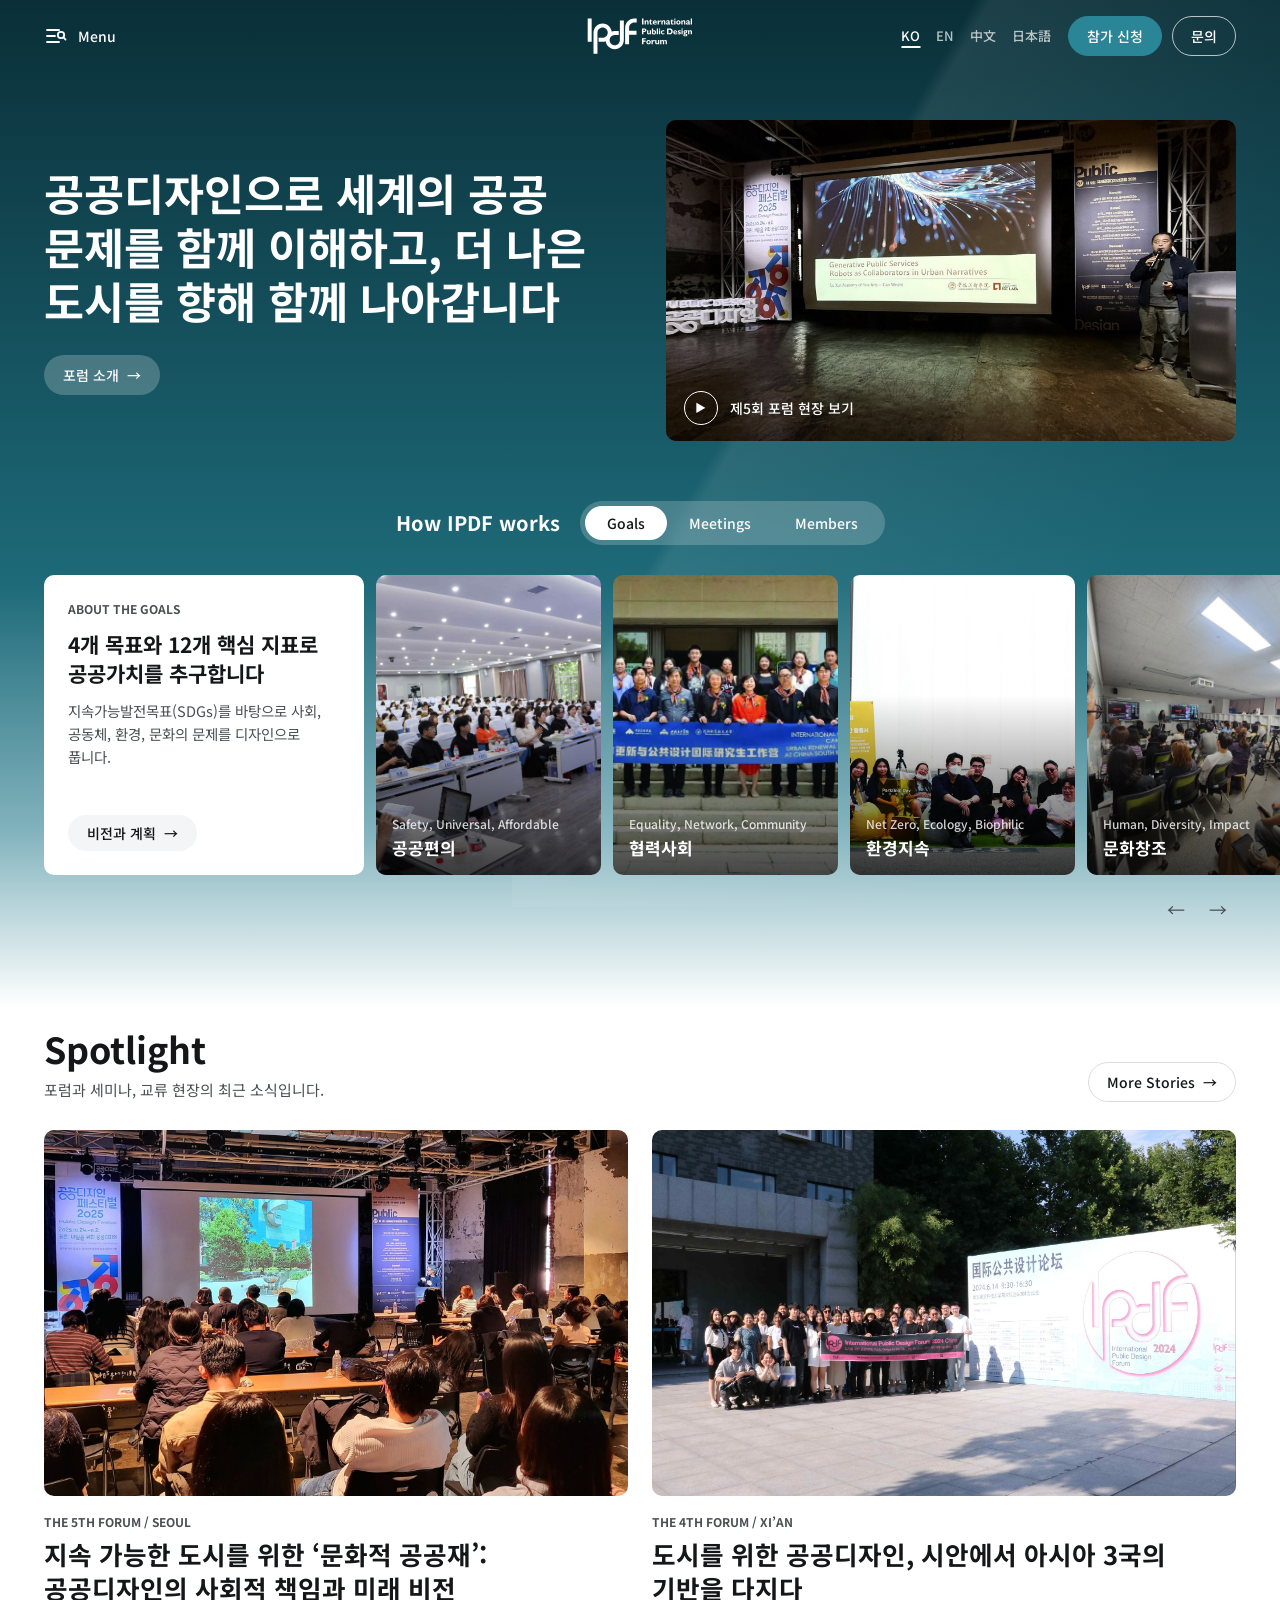
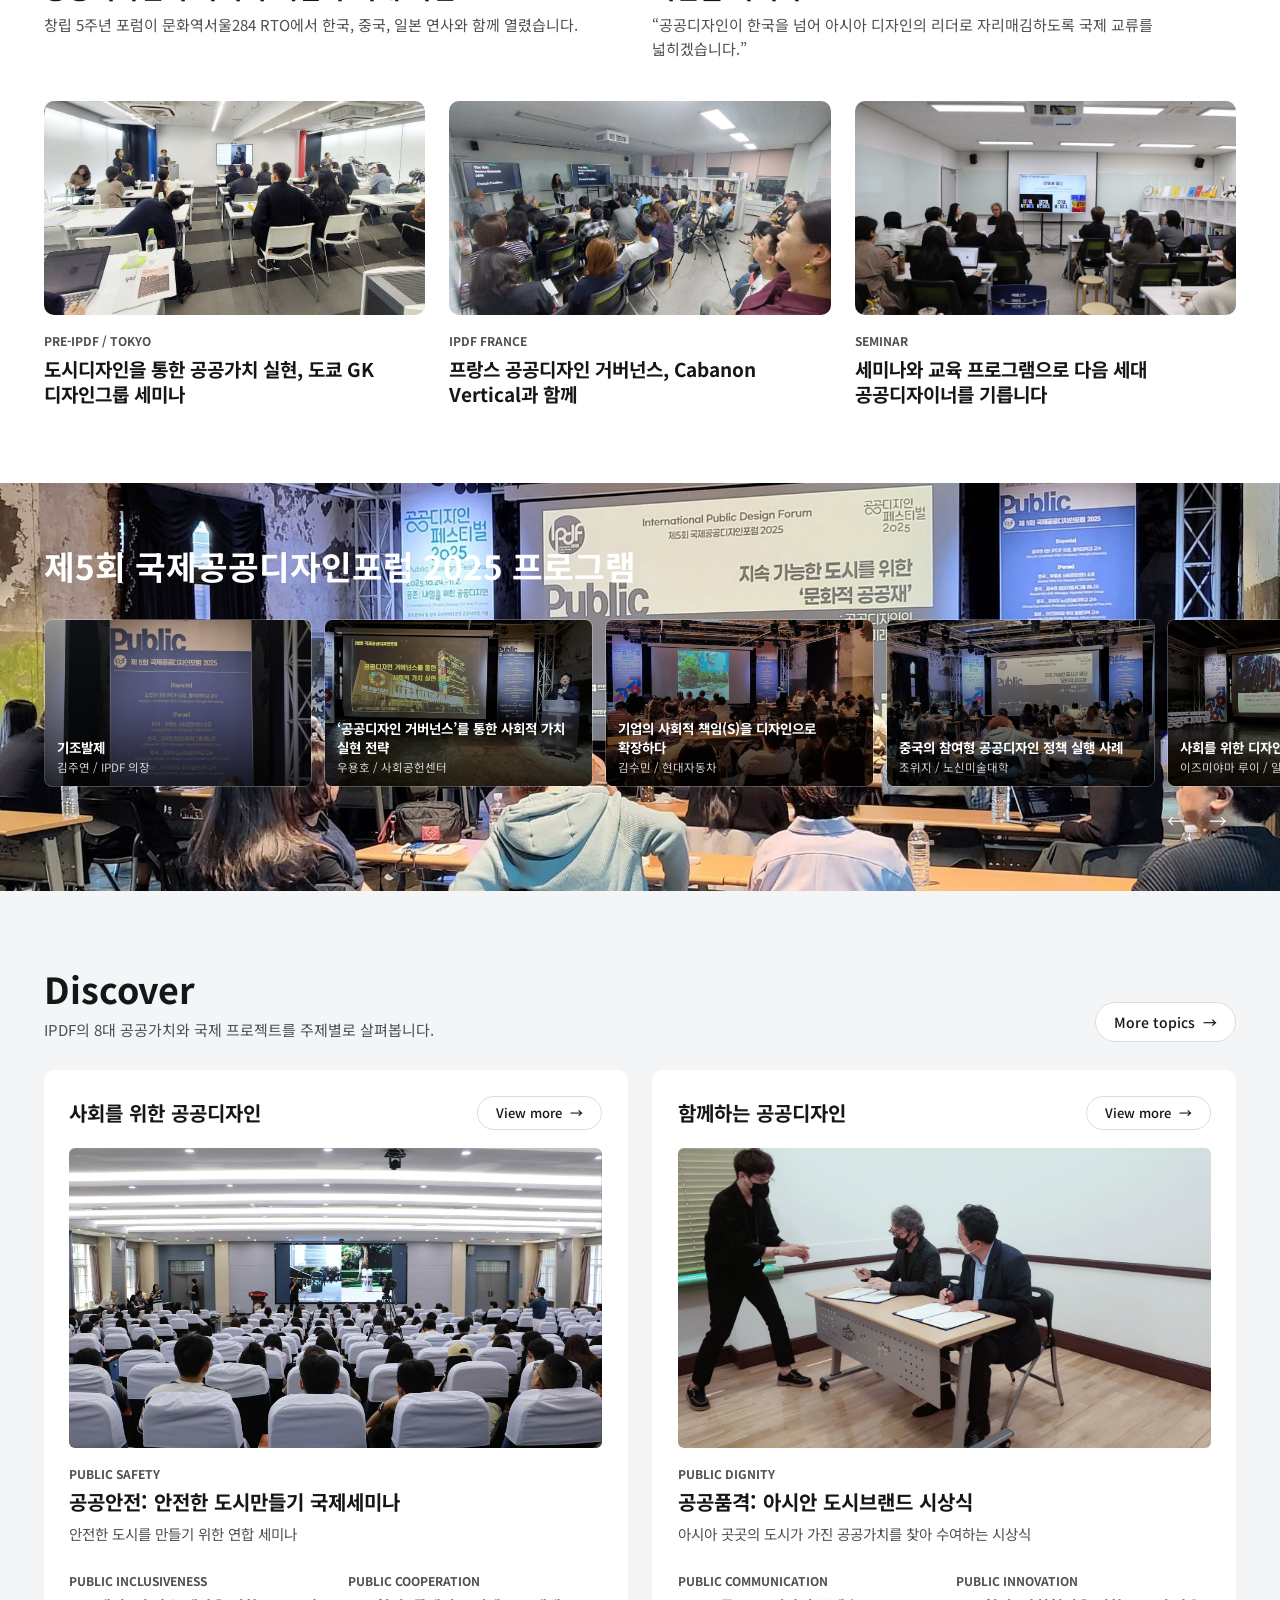
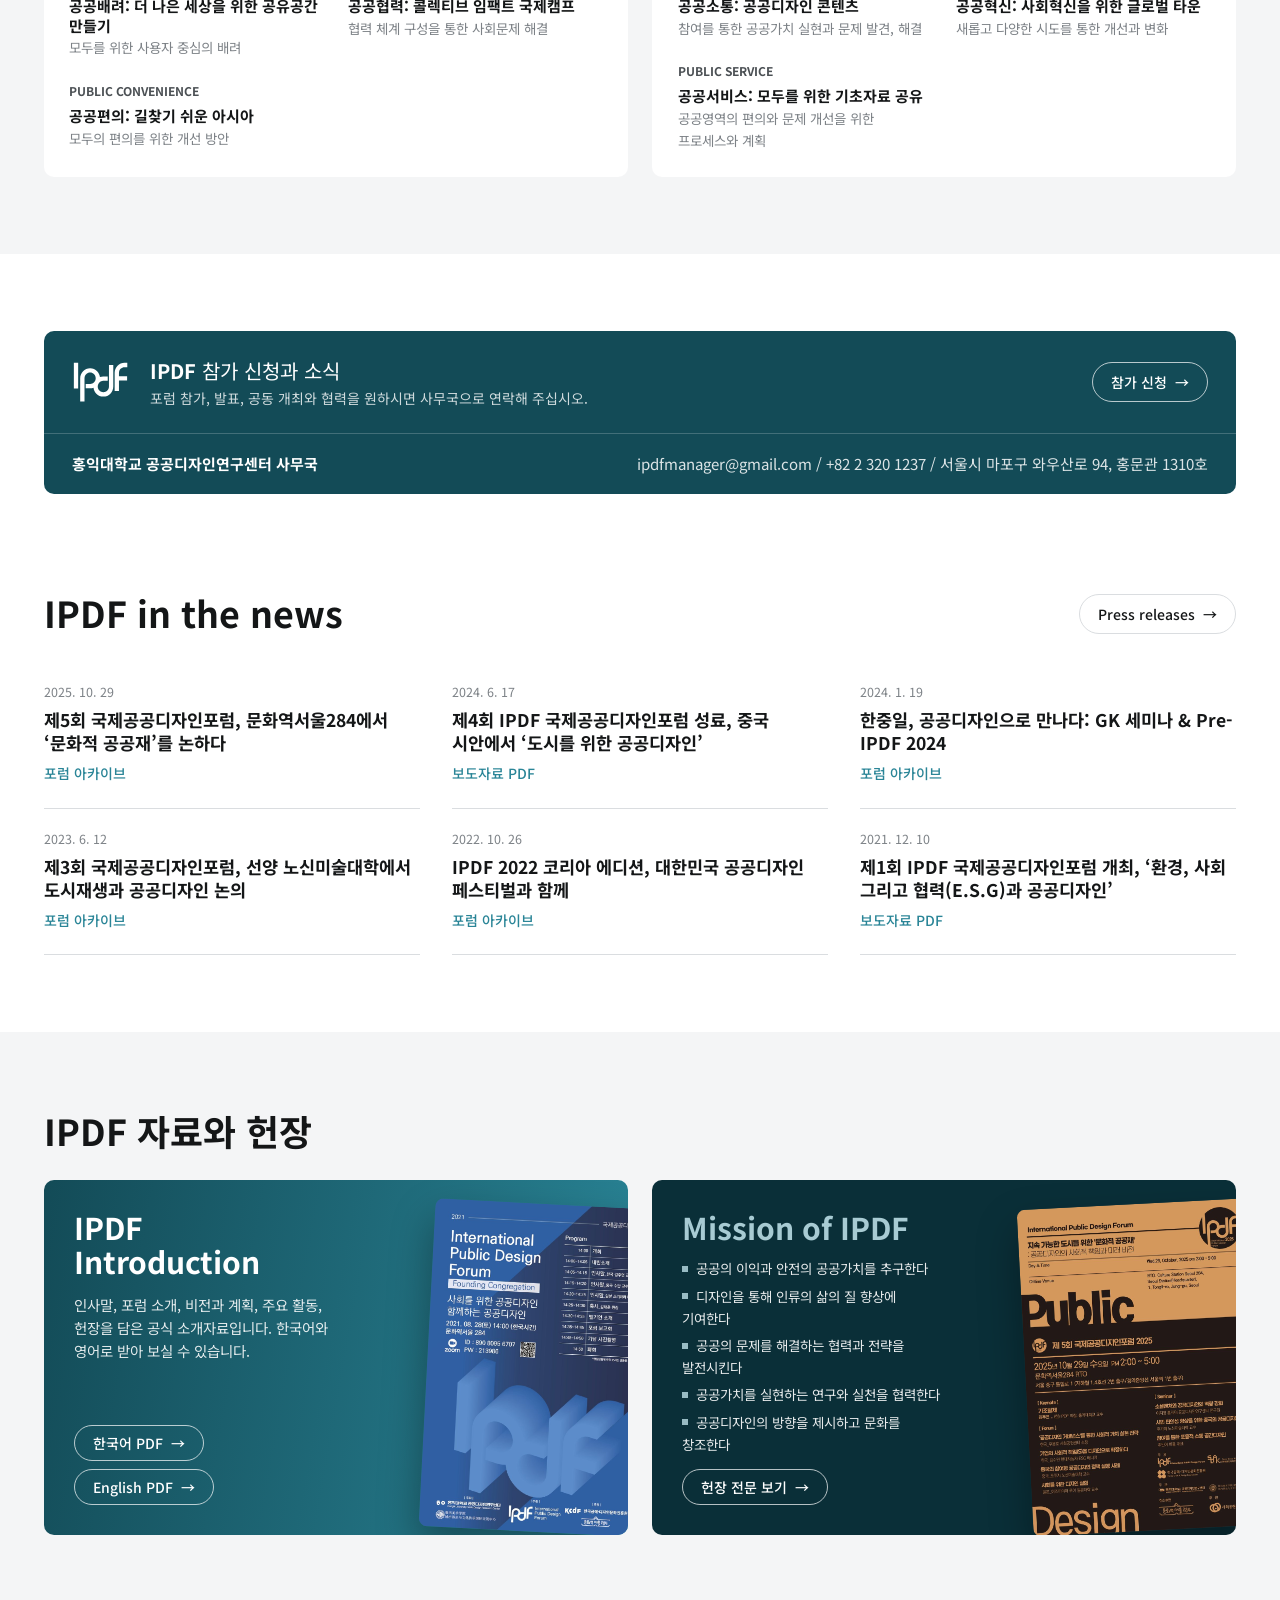
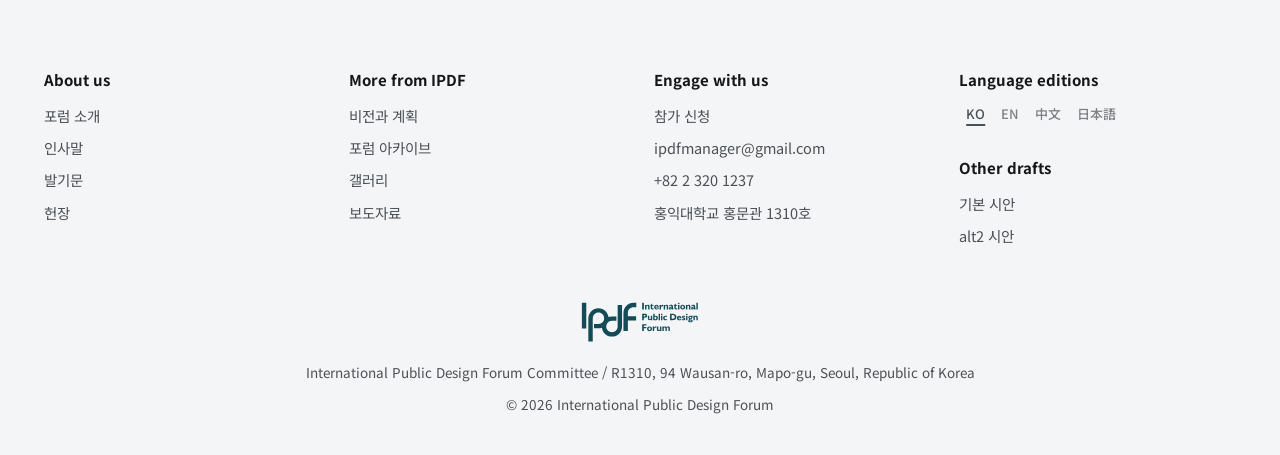
<file: alt3/index.html>
<!DOCTYPE html>
<html lang="ko">
<head>
<meta charset="UTF-8">
<meta name="viewport" content="width=device-width, initial-scale=1">
<title>IPDF 국제공공디자인포럼 | International Public Design Forum</title>
<meta name="description" content="공공디자인으로 세계의 공공 문제를 함께 풀어 가는 국제공공디자인포럼(IPDF).">
<meta name="robots" content="noindex">
<meta name="theme-color" content="#0A2F38">
<link rel="icon" type="image/svg+xml" href="../images/logo-mark-teal.svg">
<link rel="preconnect" href="https://fonts.googleapis.com"><link rel="preconnect" href="https://fonts.gstatic.com" crossorigin>
<link rel="stylesheet" href="https://fonts.googleapis.com/css2?family=Noto+Sans+KR:wght@400;500;700&display=swap">
<link rel="stylesheet" href="assets/alt3.css">
</head>
<body>
<a class="sr" href="#main">본문 바로가기</a>
<header class="hd"><div class="in">
  <button class="ic menu-open" aria-expanded="false" aria-controls="drawer"><svg viewBox="0 0 24 24" fill="none" stroke="currentColor" stroke-width="1.8" stroke-linecap="round" aria-hidden="true"><path d="M3 6h12M3 12h8M3 18h12"/><circle cx="17" cy="11" r="3.2"/><path d="m19.4 13.4 2.1 2.1"/></svg><span>Menu</span></button>
  <a class="logo" href="#main" aria-label="IPDF 홈"><img src="../images/logo-h-white.svg" alt="IPDF International Public Design Forum" width="305" height="112"></a>
  <div class="r"><ul class="lang" aria-label="언어 선택 (Google 번역)" translate="no"><li><a href="?lang=ko" data-lang="ko">KO</a></li><li><a href="?lang=en" data-lang="en">EN</a></li><li><a href="?lang=zh-CN" data-lang="zh-CN">中文</a></li><li><a href="?lang=ja" data-lang="ja">日本語</a></li></ul><a class="pill fill noarr hide-m" href="#join">참가 신청</a><a class="pill ghost noarr" href="mailto:ipdfmanager@gmail.com">문의</a></div>
</div></header>
<div class="scrim"></div>
<aside class="drawer" id="drawer" aria-label="전체 메뉴">
  <button class="x" aria-label="메뉴 닫기">×</button>
  <h5>About us</h5><a class="dl" href="../about.html">포럼 소개</a><a class="dl" href="../about.html#greeting">인사말</a><a class="dl" href="../about.html#charter">헌장</a><a class="dl" href="../about.html#people">조직과 위원</a>
  <h5>Our work</h5><a class="dl" href="../vision.html">비전과 계획</a><a class="dl" href="../forums.html">포럼 아카이브</a><a class="dl" href="../gallery.html">갤러리</a>
  <h5>Engage</h5><a class="dl" href="#join">참가 신청</a><a class="dl" href="../downloads/IPDF-introduction-ko.pdf">소개자료 다운로드</a>
  <ul class="lang" aria-label="언어 선택 (Google 번역)" translate="no"><li><a href="?lang=ko" data-lang="ko">KO</a></li><li><a href="?lang=en" data-lang="en">EN</a></li><li><a href="?lang=zh-CN" data-lang="zh-CN">中文</a></li><li><a href="?lang=ja" data-lang="ja">日本語</a></li></ul>
</aside>

<main id="main">
<section class="hero">
  <div class="in hero-g">
    <div>
      <h1>공공디자인으로 세계의 공공 문제를 함께 이해하고, 더 나은 도시를 향해 함께 나아갑니다</h1>
      <a class="pill soft" href="../about.html">포럼 소개</a>
    </div>
    <div class="vid" data-lb data-cap="제5회 국제공공디자인포럼 / 서울 / 2025"><img src="../images/photo/f2025-stage.jpg" alt="제5회 국제공공디자인포럼 무대" fetchpriority="high"><span><i>▶</i>제5회 포럼 현장 보기</span></div>
  </div>
  <div class="impact" data-car>
    <div class="in ihead">
      <h2>How IPDF works</h2>
      <div class="seg" role="tablist" aria-label="IPDF가 일하는 방식">
        <button role="tab" aria-selected="true" aria-controls="tp1">Goals</button>
        <button role="tab" aria-selected="false" aria-controls="tp2">Meetings</button>
        <button role="tab" aria-selected="false" aria-controls="tp3">Members</button>
      </div>
    </div>
    <div class="panel" id="tp1" role="tabpanel"><div class="track"><div class="intro-card"><small>About the Goals</small><b>4개 목표와 12개 핵심 지표로 공공가치를 추구합니다</b><p>지속가능발전목표(SDGs)를 바탕으로 사회, 공동체, 환경, 문화의 문제를 디자인으로 풉니다.</p><a class="pill" href="../vision.html">비전과 계획</a></div><a class="tile" href="../vision.html#goals"><img src="../images/photo/f2024-hall2.jpg" alt="" loading="lazy"><b><small>Safety, Universal, Affordable</small>공공편의</b></a><a class="tile" href="../vision.html#goals"><img src="../images/photo/china-group.jpg" alt="" loading="lazy"><b><small>Equality, Network, Community</small>협력사회</b></a><a class="tile" href="../vision.html#goals"><img src="../images/photo/parkingday-2022.jpg" alt="" loading="lazy"><b><small>Net Zero, Ecology, Biophilic</small>환경지속</b></a><a class="tile" href="../vision.html#goals"><img src="../images/photo/cab2023-room.jpg" alt="" loading="lazy"><b><small>Human, Diversity, Impact</small>문화창조</b></a><a class="tile" href="../vision.html#goals"><img src="../images/photo/sem-7.jpg" alt="" loading="lazy"><b><small>Four Fields of Activity</small>외교, 문화, 교육, 학술</b></a></div></div>
    <div class="panel" id="tp2" role="tabpanel" hidden><div class="track"><div class="intro-card"><small>About the Meetings</small><b>해마다 회원국을 돌며 국제포럼을 엽니다</b><p>2021년 발대식 이후 서울, 선양, 시안, 도쿄에서 다섯 번의 국제포럼과 사전 세미나를 열었습니다.</p><a class="pill" href="../forums.html">포럼 아카이브</a></div><a class="tile" href="../forums.html#f2025"><img src="../images/photo/f2025-stage.jpg" alt="" loading="lazy"><b><small>2025 / 서울</small>제5회 국제공공디자인포럼</b></a><a class="tile" href="../forums.html#f2024"><img src="../images/photo/f2024-banner.jpg" alt="" loading="lazy"><b><small>2024 / 시안</small>제4회 국제공공디자인포럼</b></a><a class="tile" href="../forums.html#pre2024"><img src="../images/photo/gk2024-group.jpg" alt="" loading="lazy"><b><small>2024 / 도쿄</small>GK 세미나 &amp; Pre-IPDF</b></a><a class="tile" href="../forums.html#f2023"><img src="../images/photo/china-hall.jpg" alt="" loading="lazy"><b><small>2023 / 선양</small>제3회 국제공공디자인포럼</b></a><a class="tile" href="../forums.html#f2021"><img src="../images/photo/f2021-1st-group.jpg" alt="" loading="lazy"><b><small>2021 / 서울</small>제1회 국제공공디자인포럼</b></a><a class="tile" href="../forums.html#founding"><img src="../images/photo/f2021-founding-1.jpg" alt="" loading="lazy"><b><small>2021 / 서울</small>국제공공디자인포럼 발대식</b></a></div></div>
    <div class="panel" id="tp3" role="tabpanel" hidden><div class="track"><div class="intro-card"><small>About the Members</small><b>네 나라의 대학, 기업, 기관이 함께합니다</b><p>IPDF Korea, IPDF China, IPDF Japan을 중심으로 2022년부터 프랑스가 함께합니다.</p><a class="pill" href="../about.html#organization">조직과 위원</a></div><a class="tile" href="../about.html#people"><img src="../images/photo/f2025-poster-stand.jpg" alt="" loading="lazy"><b><small>홍익대학교 공공디자인연구센터 외</small>IPDF Korea</b></a><a class="tile" href="../about.html#people"><img src="../images/photo/f2024-group.jpg" alt="" loading="lazy"><b><small>노신미술대학, 시안건축과기대학 외</small>IPDF China</b></a><a class="tile" href="../about.html#people"><img src="../images/photo/gk2024-seminar.jpg" alt="" loading="lazy"><b><small>토요대학, GK 디자인그룹 외</small>IPDF Japan</b></a><a class="tile" href="../about.html#people"><img src="../images/photo/cab2023-talk.jpg" alt="" loading="lazy"><b><small>Cabanon Vertical</small>IPDF France</b></a></div></div>
    <div class="in arrows"><button data-dir="-1" aria-label="이전">←</button><button data-dir="1" aria-label="다음">→</button></div>
  </div>
</section>

<section class="sec" style="padding-top:20px">
  <div class="in">
    <div class="sh"><div><h2>Spotlight</h2><p>포럼과 세미나, 교류 현장의 최근 소식입니다.</p></div><a class="pill" href="../forums.html">More Stories</a></div>
    <div class="spot"><article class="s2"><div class="im" data-lb data-cap="지속 가능한 도시를 위한 ‘문화적 공공재’: 공공디자인의 사회적 책임과 미래 비전"><img src="../images/photo/f2025-hall.jpg" alt="지속 가능한 도시를 위한 ‘문화적 공공재’: 공공디자인의 사회적 책임과 미래 비전" loading="lazy"></div><span class="lab">The 5th Forum / Seoul</span><a class="st" href="../forums.html#f2025">지속 가능한 도시를 위한 ‘문화적 공공재’: 공공디자인의 사회적 책임과 미래 비전</a><p class="ex">창립 5주년 포럼이 문화역서울284 RTO에서 한국, 중국, 일본 연사와 함께 열렸습니다.</p></article><article class="s2"><div class="im" data-lb data-cap="도시를 위한 공공디자인, 시안에서 아시아 3국의 기반을 다지다"><img src="../images/photo/f2024-outdoor.jpg" alt="도시를 위한 공공디자인, 시안에서 아시아 3국의 기반을 다지다" loading="lazy"></div><span class="lab">The 4th Forum / Xi’an</span><a class="st" href="../forums.html#f2024">도시를 위한 공공디자인, 시안에서 아시아 3국의 기반을 다지다</a><p class="ex">“공공디자인이 한국을 넘어 아시아 디자인의 리더로 자리매김하도록 국제 교류를 넓히겠습니다.”</p></article><article class="s3"><div class="im" data-lb data-cap="도시디자인을 통한 공공가치 실현, 도쿄 GK 디자인그룹 세미나"><img src="../images/photo/gk2024-seminar.jpg" alt="도시디자인을 통한 공공가치 실현, 도쿄 GK 디자인그룹 세미나" loading="lazy"></div><span class="lab">Pre-IPDF / Tokyo</span><a class="st" href="../forums.html#pre2024">도시디자인을 통한 공공가치 실현, 도쿄 GK 디자인그룹 세미나</a></article><article class="s3"><div class="im" data-lb data-cap="프랑스 공공디자인 거버넌스, Cabanon Vertical과 함께"><img src="../images/photo/cab2023-hall.jpg" alt="프랑스 공공디자인 거버넌스, Cabanon Vertical과 함께" loading="lazy"></div><span class="lab">IPDF France</span><a class="st" href="../forums.html#cabanon2023">프랑스 공공디자인 거버넌스, Cabanon Vertical과 함께</a></article><article class="s3"><div class="im" data-lb data-cap="세미나와 교육 프로그램으로 다음 세대 공공디자이너를 기릅니다"><img src="../images/photo/sem-1.jpg" alt="세미나와 교육 프로그램으로 다음 세대 공공디자이너를 기릅니다" loading="lazy"></div><span class="lab">Seminar</span><a class="st" href="../gallery.html">세미나와 교육 프로그램으로 다음 세대 공공디자이너를 기릅니다</a></article></div>
  </div>
</section>

<section class="band" data-car>
  <img src="../images/photo/f2025-audience.jpg" alt="">
  <div class="in"><h2>제5회 국제공공디자인포럼 2025 프로그램</h2></div>
  <div class="track"><a class="mini" href="../forums.html#f2025"><img src="../images/photo/f2025-poster-stand.jpg" alt="" loading="lazy"><b>기조발제<small>김주연 / IPDF 의장</small></b></a><a class="mini" href="../forums.html#f2025"><img src="../images/photo/f2025-keynote.jpg" alt="" loading="lazy"><b>‘공공디자인 거버넌스’를 통한 사회적 가치 실현 전략<small>우용호 / 사회공헌센터</small></b></a><a class="mini" href="../forums.html#f2025"><img src="../images/photo/f2025-hall.jpg" alt="" loading="lazy"><b>기업의 사회적 책임(S)을 디자인으로 확장하다<small>김수민 / 현대자동차</small></b></a><a class="mini" href="../forums.html#f2025"><img src="../images/photo/f2025-audience.jpg" alt="" loading="lazy"><b>중국의 참여형 공공디자인 정책 실행 사례<small>조위지 / 노신미술대학</small></b></a><a class="mini" href="../forums.html#f2025"><img src="../images/photo/f2025-stage.jpg" alt="" loading="lazy"><b>사회를 위한 디자인 실험<small>이즈미야마 루이 / 일본대학</small></b></a><a class="mini" href="../forums.html#f2025"><img src="../images/photo/sem-5.jpg" alt="" loading="lazy"><b>소셜벤처와 공공디자인의 역량 강화<small>이지영 / 홍익대학교</small></b></a><a class="mini" href="../forums.html#f2025"><img src="../images/photo/f2024-designx.jpg" alt="" loading="lazy"><b>시민 편의성 향상을 위한 중국의 공공디자인<small>주가혜 / 노신미술대학</small></b></a><a class="mini" href="../forums.html#f2025"><img src="../images/photo/sem-8.jpg" alt="" loading="lazy"><b>참여를 통한 포용적 소통 공간디자인<small>추민아 / 비들</small></b></a></div>
  <div class="in arrows"><button data-dir="-1" aria-label="이전">←</button><button data-dir="1" aria-label="다음">→</button></div>
</section>

<section class="sec gray">
  <div class="in">
    <div class="sh"><div><h2>Discover</h2><p>IPDF의 8대 공공가치와 국제 프로젝트를 주제별로 살펴봅니다.</p></div><a class="pill" href="../vision.html">More topics</a></div>
    <div class="disc"><div class="dp"><div class="top"><h3>사회를 위한 공공디자인</h3><a class="pill" href="../vision.html#values">View more</a></div><div class="big"><img src="../images/photo/f2024-hall.jpg" alt="" loading="lazy"></div><span class="lab">Public Safety</span><a class="st l" href="../vision.html#values">공공안전: 안전한 도시만들기 국제세미나</a><p style="font-size:14.5px;color:var(--ink2)">안전한 도시를 만들기 위한 연합 세미나</p><div class="grid"><div><span class="lab">Public Inclusiveness</span><a class="st" href="../vision.html#values">공공배려: 더 나은 세상을 위한 공유공간 만들기</a><p>모두를 위한 사용자 중심의 배려</p></div><div><span class="lab">Public Cooperation</span><a class="st" href="../vision.html#values">공공협력: 콜렉티브 임팩트 국제캠프</a><p>협력 체계 구성을 통한 사회문제 해결</p></div><div><span class="lab">Public Convenience</span><a class="st" href="../vision.html#values">공공편의: 길찾기 쉬운 아시아</a><p>모두의 편의를 위한 개선 방안</p></div></div></div><div class="dp"><div class="top"><h3>함께하는 공공디자인</h3><a class="pill" href="../vision.html#values">View more</a></div><div class="big"><img src="../images/photo/f2021-mou-3.jpg" alt="" loading="lazy"></div><span class="lab">Public Dignity</span><a class="st l" href="../vision.html#values">공공품격: 아시안 도시브랜드 시상식</a><p style="font-size:14.5px;color:var(--ink2)">아시아 곳곳의 도시가 가진 공공가치를 찾아 수여하는 시상식</p><div class="grid"><div><span class="lab">Public Communication</span><a class="st" href="../vision.html#values">공공소통: 공공디자인 콘텐츠</a><p>참여를 통한 공공가치 실현과 문제 발견, 해결</p></div><div><span class="lab">Public Innovation</span><a class="st" href="../vision.html#values">공공혁신: 사회혁신을 위한 글로벌 타운</a><p>새롭고 다양한 시도를 통한 개선과 변화</p></div><div><span class="lab">Public Service</span><a class="st" href="../vision.html#values">공공서비스: 모두를 위한 기초자료 공유</a><p>공공영역의 편의와 문제 개선을 위한 프로세스와 계획</p></div></div></div></div>
  </div>
</section>

<section class="sec" id="join" style="padding-bottom:20px">
  <div class="in">
    <div class="news">
      <div class="a"><img src="../images/logo-mark-white.svg" alt="" width="145" height="112"><div><b>IPDF <span>참가 신청과 소식</span></b><p>포럼 참가, 발표, 공동 개최와 협력을 원하시면 사무국으로 연락해 주십시오.</p></div><a class="pill ghost" href="mailto:ipdfmanager@gmail.com?subject=%5BIPDF%5D%20%EC%B0%B8%EA%B0%80%20%EC%8B%A0%EC%B2%AD">참가 신청</a></div>
      <div class="b">홍익대학교 공공디자인연구센터 사무국<span>ipdfmanager@gmail.com / +82 2 320 1237 / 서울시 마포구 와우산로 94, 홍문관 1310호</span></div>
    </div>
  </div>
</section>

<section class="sec">
  <div class="in">
    <div class="sh"><div><h2>IPDF in the news</h2></div><a class="pill" href="../downloads/IPDF-2024-press.pdf">Press releases</a></div>
    <ul class="newsl"><li><time>2025. 10. 29</time><a class="st" href="../forums.html#f2025">제5회 국제공공디자인포럼, 문화역서울284에서 ‘문화적 공공재’를 논하다</a><a class="src" href="../forums.html#f2025">포럼 아카이브</a></li><li><time>2024. 6. 17</time><a class="st" href="../downloads/IPDF-2024-press.pdf">제4회 IPDF 국제공공디자인포럼 성료, 중국 시안에서 ‘도시를 위한 공공디자인’</a><a class="src" href="../downloads/IPDF-2024-press.pdf">보도자료 PDF</a></li><li><time>2024. 1. 19</time><a class="st" href="../forums.html#pre2024">한중일, 공공디자인으로 만나다: GK 세미나 &amp; Pre-IPDF 2024</a><a class="src" href="../forums.html#pre2024">포럼 아카이브</a></li><li><time>2023. 6. 12</time><a class="st" href="../forums.html#f2023">제3회 국제공공디자인포럼, 선양 노신미술대학에서 도시재생과 공공디자인 논의</a><a class="src" href="../forums.html#f2023">포럼 아카이브</a></li><li><time>2022. 10. 26</time><a class="st" href="../forums.html#korea2022">IPDF 2022 코리아 에디션, 대한민국 공공디자인 페스티벌과 함께</a><a class="src" href="../forums.html#korea2022">포럼 아카이브</a></li><li><time>2021. 12. 10</time><a class="st" href="../downloads/IPDF-2021-press.pdf">제1회 IPDF 국제공공디자인포럼 개최, ‘환경, 사회 그리고 협력(E.S.G)과 공공디자인’</a><a class="src" href="../downloads/IPDF-2021-press.pdf">보도자료 PDF</a></li></ul>
  </div>
</section>

<section class="sec gray">
  <div class="in">
    <div class="sh"><div><h2>IPDF 자료와 헌장</h2></div></div>
    <div class="promo">
      <div class="pr a"><div class="t"><b>IPDF Introduction</b><p>인사말, 포럼 소개, 비전과 계획, 주요 활동, 헌장을 담은 공식 소개자료입니다. 한국어와 영어로 받아 보실 수 있습니다.</p><div style="display:flex;gap:8px;flex-wrap:wrap;margin-top:auto"><a class="pill ghost" href="../downloads/IPDF-introduction-ko.pdf" download>한국어 PDF</a><a class="pill ghost" href="../downloads/IPDF-introduction-en.pdf" download>English PDF</a></div></div><div class="v"><img src="../images/poster/2021-founding.jpg" alt="" loading="lazy"></div></div>
      <div class="pr b"><div class="t"><b style="color:var(--light)">Mission of IPDF</b><ol><li>공공의 이익과 안전의 공공가치를 추구한다</li><li>디자인을 통해 인류의 삶의 질 향상에 기여한다</li><li>공공의 문제를 해결하는 협력과 전략을 발전시킨다</li><li>공공가치를 실현하는 연구와 실천을 협력한다</li><li>공공디자인의 방향을 제시하고 문화를 창조한다</li></ol><a class="pill ghost" href="../about.html#charter">헌장 전문 보기</a></div><div class="v"><img src="../images/poster/2025-5th.jpg" alt="" loading="lazy"></div></div>
    </div>
  </div>
</section>
</main>

<footer class="ft"><div class="in">
  <div class="cols">
    <div><h6>About us</h6><ul><li><a href="../about.html">포럼 소개</a></li><li><a href="../about.html#greeting">인사말</a></li><li><a href="../about.html#founding">발기문</a></li><li><a href="../about.html#charter">헌장</a></li></ul></div>
    <div><h6>More from IPDF</h6><ul><li><a href="../vision.html">비전과 계획</a></li><li><a href="../forums.html">포럼 아카이브</a></li><li><a href="../gallery.html">갤러리</a></li><li><a href="../downloads/IPDF-2024-press.pdf">보도자료</a></li></ul></div>
    <div><h6>Engage with us</h6><ul><li><a href="#join">참가 신청</a></li><li><a href="mailto:ipdfmanager@gmail.com">ipdfmanager@gmail.com</a></li><li><a href="tel:+8223201237">+82 2 320 1237</a></li><li>홍익대학교 홍문관 1310호</li></ul></div>
    <div><h6>Language editions</h6><ul class="lang" aria-label="언어 선택 (Google 번역)" translate="no"><li><a href="?lang=ko" data-lang="ko">KO</a></li><li><a href="?lang=en" data-lang="en">EN</a></li><li><a href="?lang=zh-CN" data-lang="zh-CN">中文</a></li><li><a href="?lang=ja" data-lang="ja">日本語</a></li></ul><h6 style="margin-top:22px">Other drafts</h6><ul><li><a href="../index.html">기본 시안</a></li><li><a href="../alt2/">alt2 시안</a></li></ul></div>
  </div>
  <div class="bot"><img src="../images/logo-h-teal.svg" alt="IPDF" width="305" height="112"><span>International Public Design Forum Committee / R1310, 94 Wausan-ro, Mapo-gu, Seoul, Republic of Korea</span><span>&copy; 2026 International Public Design Forum</span></div>
</div></footer>
<div id="gt-el" aria-hidden="true"></div>
<script src="assets/alt3.js"></script>
</body>
</html>
</file>
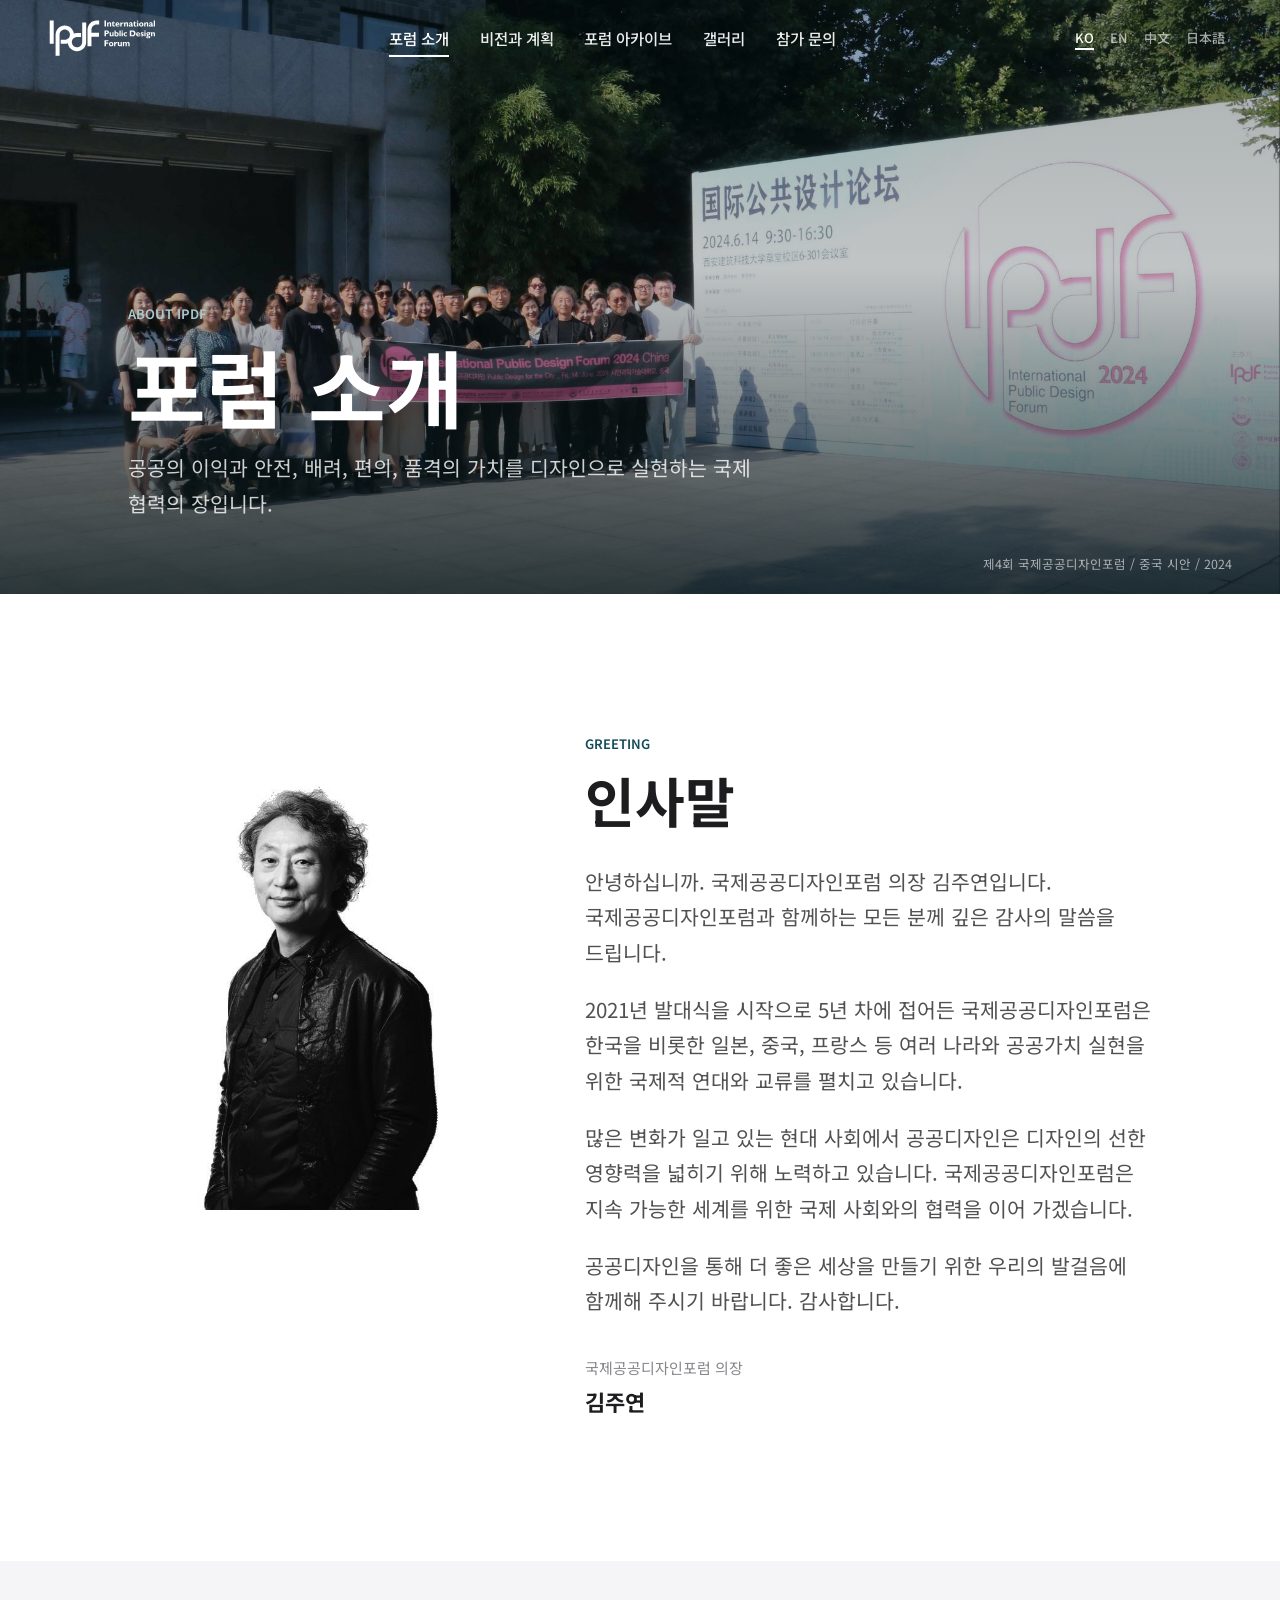
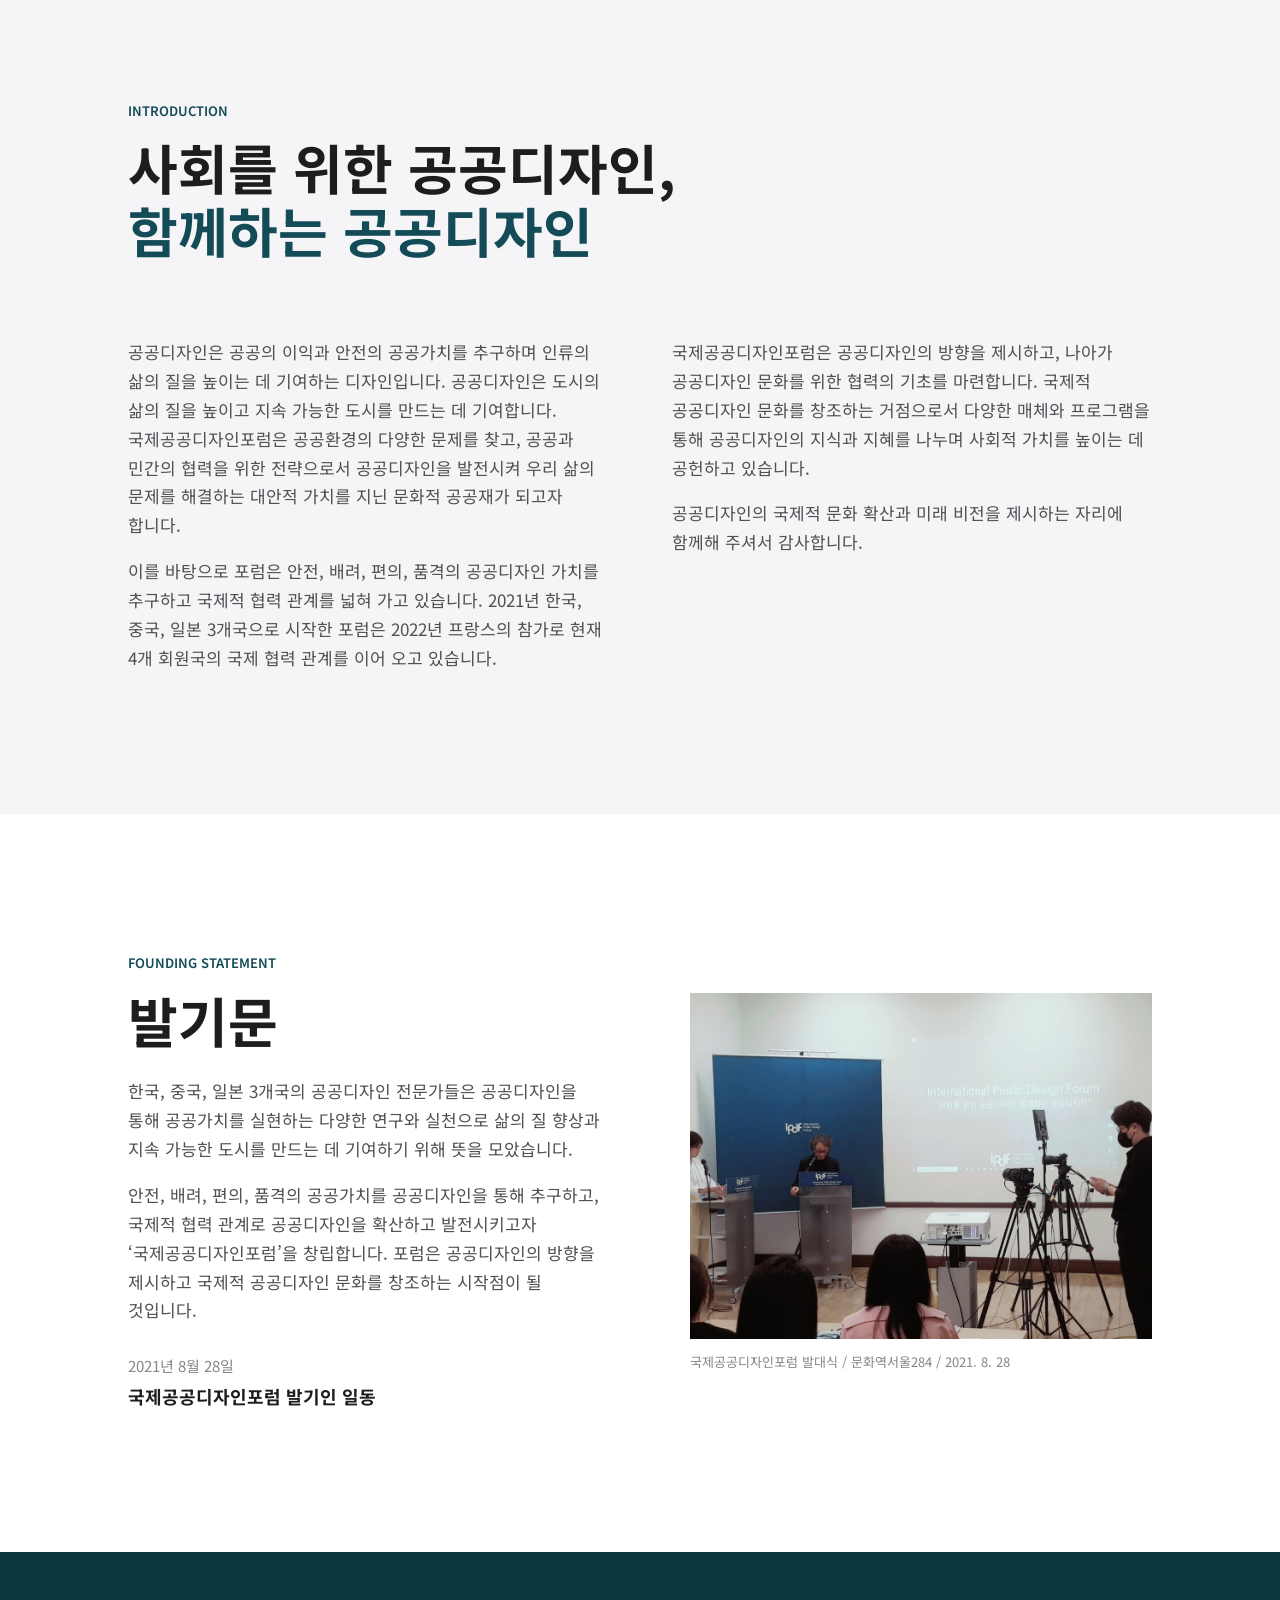
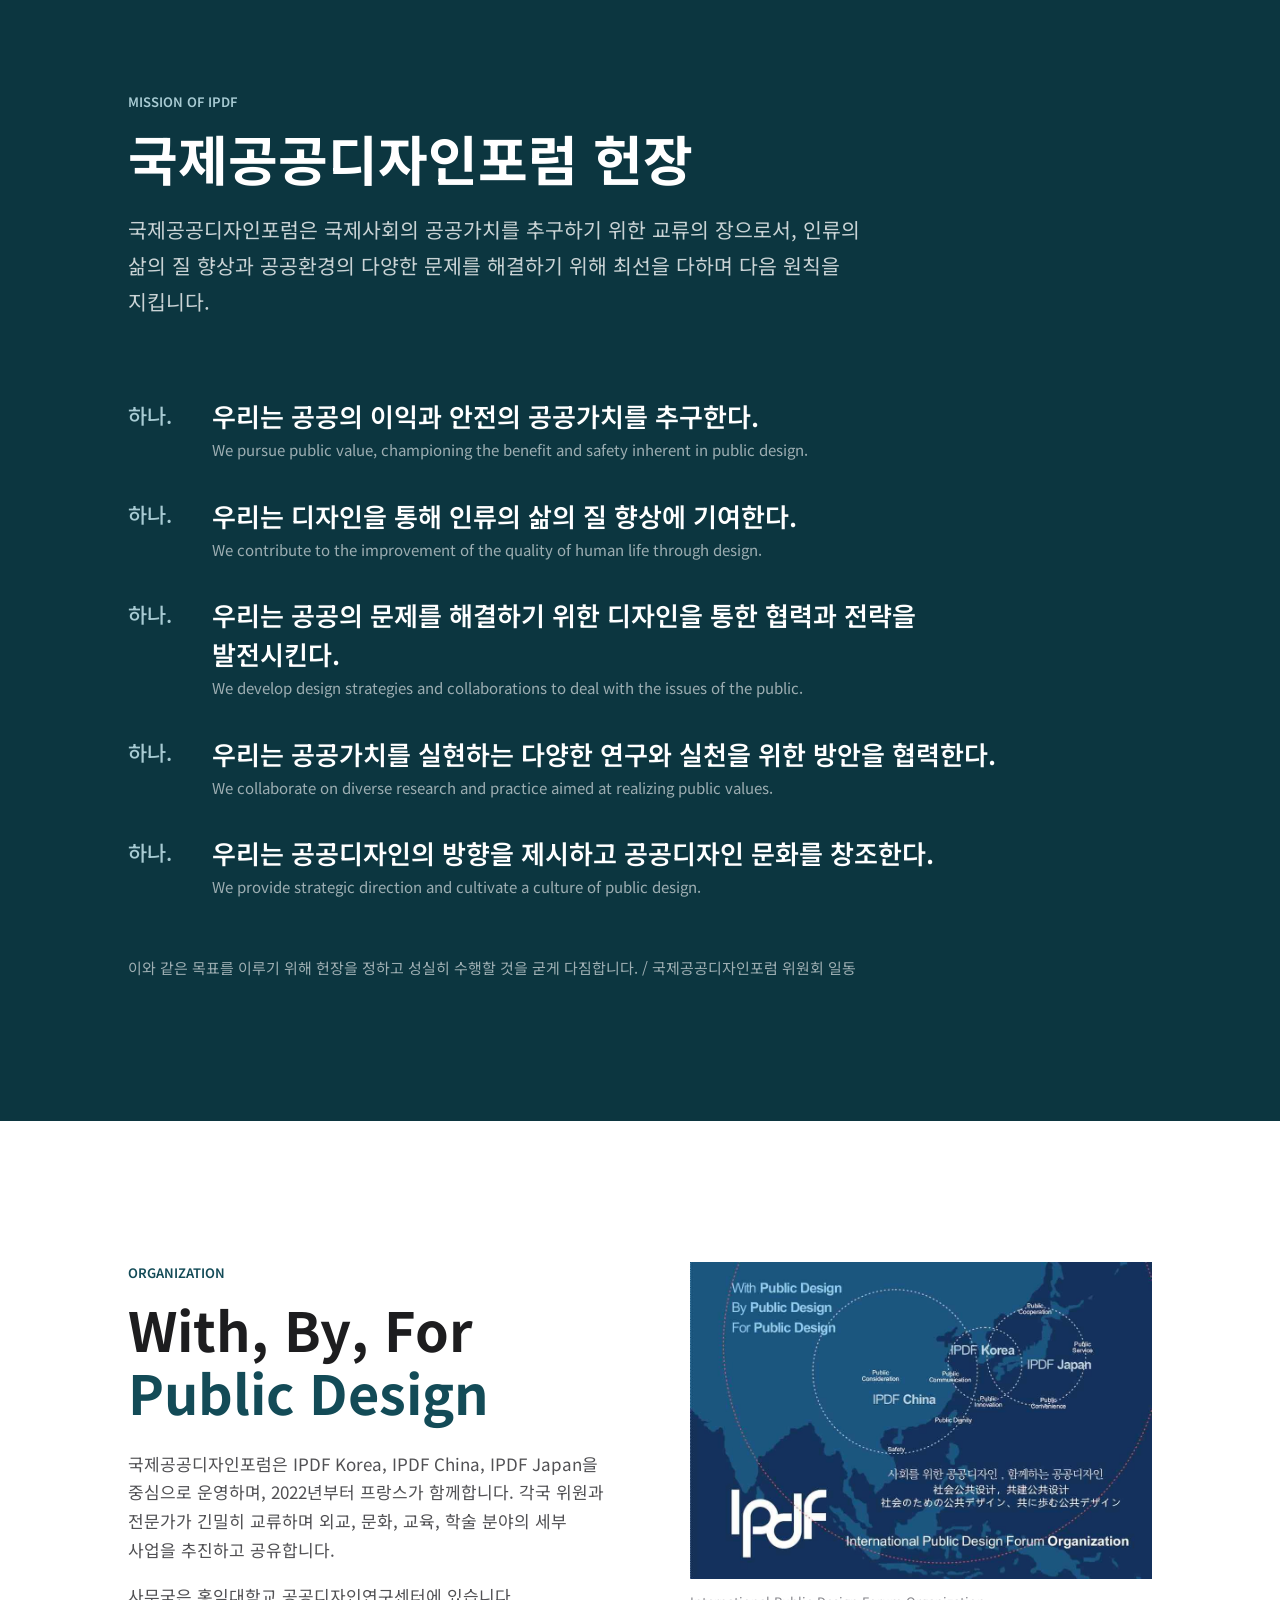
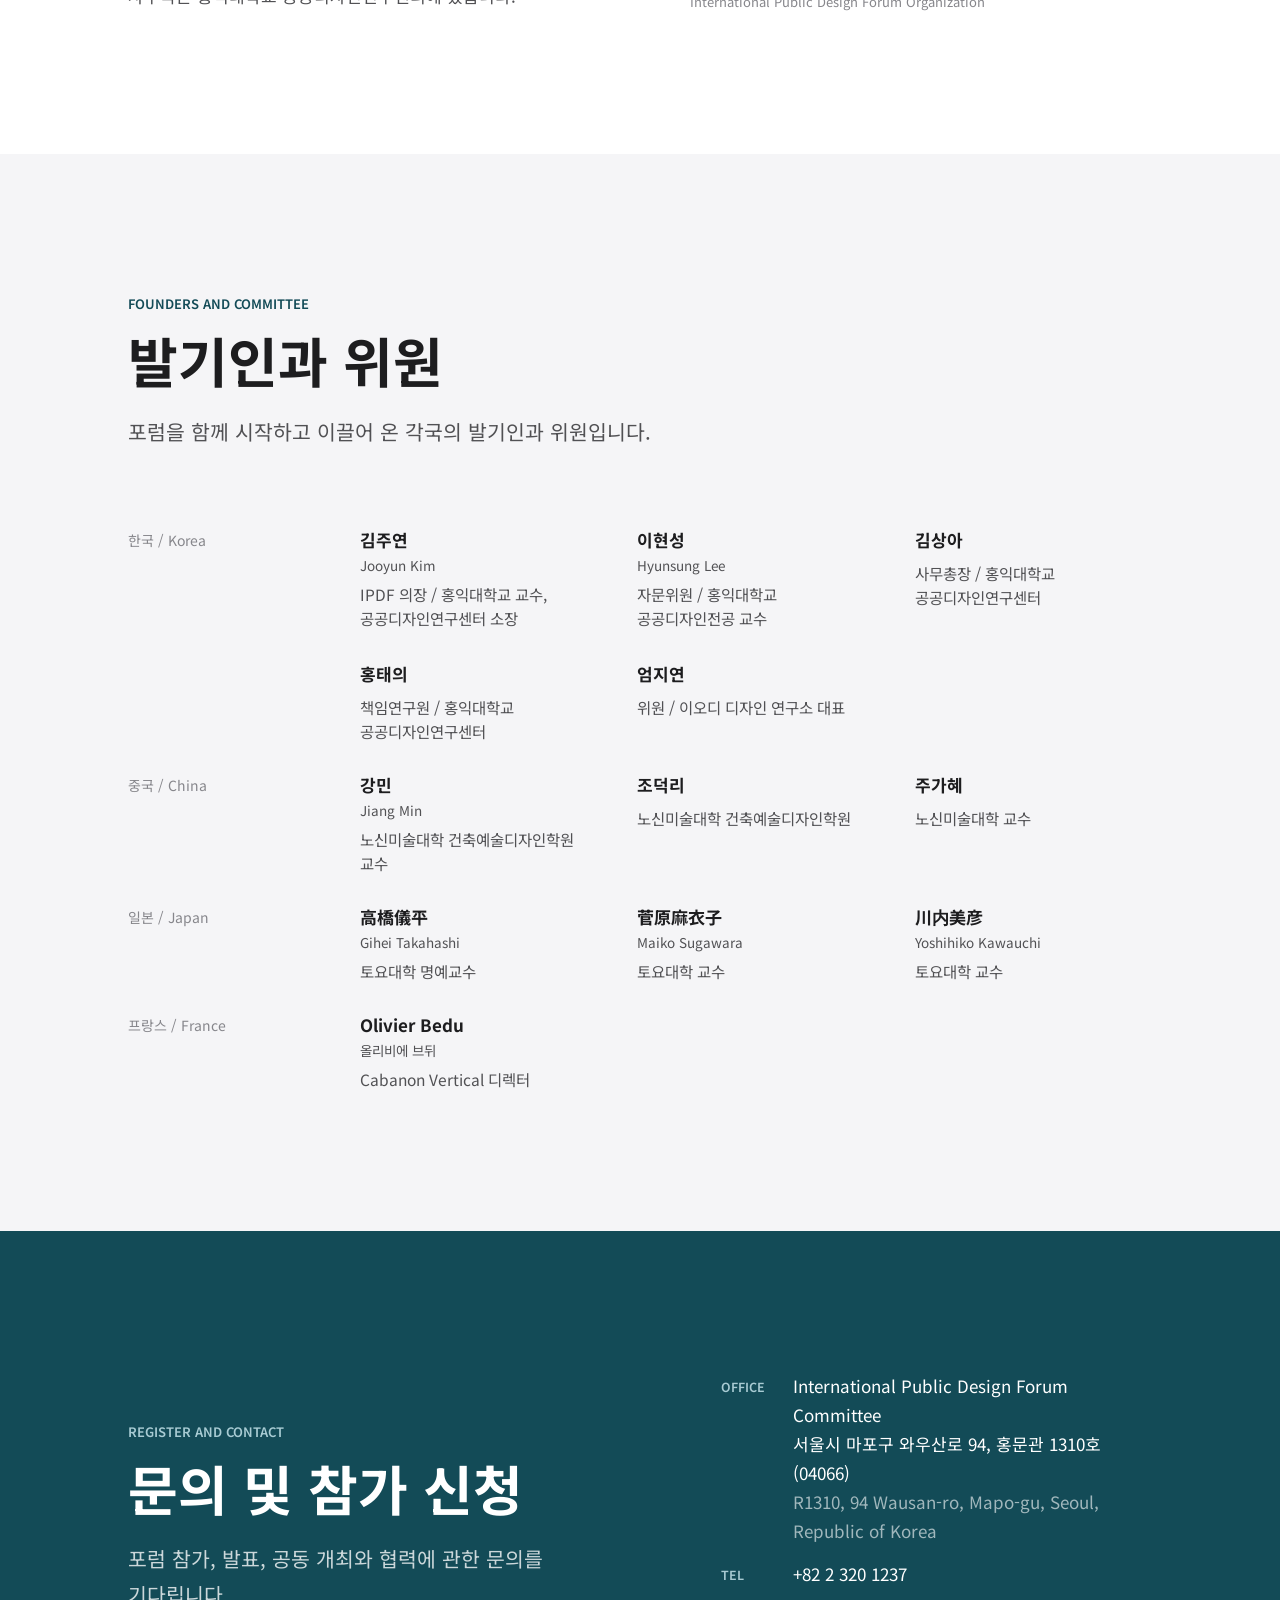
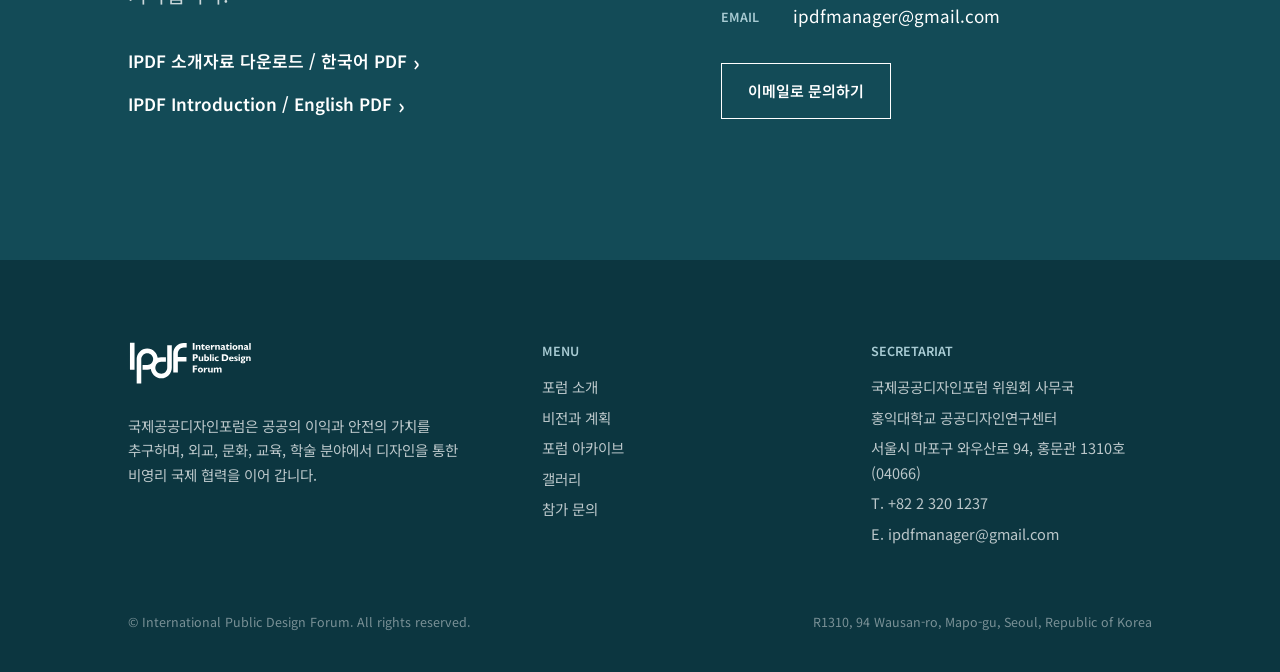
<file: about.html>
<!DOCTYPE html>
<html lang="ko">
<head>
<meta charset="UTF-8">
<meta name="viewport" content="width=device-width, initial-scale=1">
<title>포럼 소개 | IPDF 국제공공디자인포럼</title>
<meta name="description" content="국제공공디자인포럼 인사말, 포럼 소개, 발기문, 헌장, 조직과 위원, 참가 문의.">
<meta name="keywords" content="국제공공디자인포럼, IPDF, International Public Design Forum, 공공디자인, 국제포럼, 사회를 위한 공공디자인, 함께하는 공공디자인, 홍익대학교 공공디자인연구센터, 公共设计, 公共デザイン">
<link rel="canonical" href="https://www.armula.com/ipdf/about.html">
<meta property="og:type" content="website">
<meta property="og:site_name" content="IPDF 국제공공디자인포럼">
<meta property="og:url" content="https://www.armula.com/ipdf/about.html">
<meta property="og:title" content="포럼 소개 | IPDF 국제공공디자인포럼">
<meta property="og:description" content="국제공공디자인포럼 인사말, 포럼 소개, 발기문, 헌장, 조직과 위원, 참가 문의.">
<meta property="og:image" content="https://www.armula.com/ipdf/images/photo/f2024-outdoor.jpg">
<meta name="twitter:card" content="summary_large_image">
<meta name="theme-color" content="#134B57">
<script type="application/ld+json">{"@context": "https://schema.org", "@type": "Organization", "name": "국제공공디자인포럼", "alternateName": ["International Public Design Forum", "IPDF"], "url": "https://www.armula.com/ipdf/", "foundingDate": "2021-08-28", "email": "ipdfmanager@gmail.com", "telephone": "+82-2-320-1237", "address": {"@type": "PostalAddress", "streetAddress": "와우산로 94 홍문관 1310호", "addressLocality": "마포구", "addressRegion": "서울특별시", "postalCode": "04066", "addressCountry": "KR"}}</script>
<link rel="icon" type="image/svg+xml" href="images/logo-mark-teal.svg">
<link rel="preconnect" href="https://fonts.googleapis.com"><link rel="preconnect" href="https://fonts.gstatic.com" crossorigin>
<link rel="stylesheet" href="https://fonts.googleapis.com/css2?family=Noto+Sans+KR:wght@300;400;500;600;700&display=swap">
<link rel="stylesheet" href="assets/site.css">
</head>
<body class="page-about">
<a class="sr" href="#main">본문 바로가기</a>
<header class="site">
  <div class="wrap nav">
    <a href="index.html" class="logo" aria-label="IPDF 국제공공디자인포럼 홈"><img src="images/logo-h-white.svg" alt="IPDF International Public Design Forum" width="305" height="112"></a>
    <nav class="nav-menu" aria-label="주 메뉴"><ul class="menu"><li><a href="about.html" aria-current=page>포럼 소개</a></li><li><a href="vision.html">비전과 계획</a></li><li><a href="forums.html">포럼 아카이브</a></li><li><a href="gallery.html">갤러리</a></li><li><a href="about.html#contact">참가 문의</a></li></ul></nav>
    <div class="nav-actions"><ul class="lang" aria-label="언어 선택 (Google 번역)" translate="no"><li><a href="?lang=ko" data-lang="ko" lang="ko" title="한국어">KO</a></li><li><a href="?lang=en" data-lang="en" lang="en" title="English (Google Translate)">EN</a></li><li><a href="?lang=zh-CN" data-lang="zh-CN" lang="zh-CN" title="中文 (Google 翻译)">中文</a></li><li><a href="?lang=ja" data-lang="ja" lang="ja" title="日本語 (Google 翻訳)">日本語</a></li></ul><button class="burger" aria-label="메뉴 열기" aria-expanded="false" aria-controls="mobileMenu"><span></span><span></span><span></span></button></div>
  </div>
</header>
<div class="mobile-menu" id="mobileMenu">
  <ul class="lang" aria-label="언어 선택 (Google 번역)" translate="no"><li><a href="?lang=ko" data-lang="ko" lang="ko" title="한국어">KO</a></li><li><a href="?lang=en" data-lang="en" lang="en" title="English (Google Translate)">EN</a></li><li><a href="?lang=zh-CN" data-lang="zh-CN" lang="zh-CN" title="中文 (Google 翻译)">中文</a></li><li><a href="?lang=ja" data-lang="ja" lang="ja" title="日本語 (Google 翻訳)">日本語</a></li></ul>
  <a class="m-link" href="index.html">홈</a><a class="m-link" href="about.html">포럼 소개</a><a class="m-link" href="vision.html">비전과 계획</a><a class="m-link" href="forums.html">포럼 아카이브</a><a class="m-link" href="gallery.html">갤러리</a><a class="m-link" href="about.html#contact">참가 문의</a>
  <p class="m-contact">ipdfmanager@gmail.com<br>+82 2 320 1237</p>
</div>
<main id="main">

<section class="phero">
  <img src="images/photo/f2024-outdoor.jpg" alt="제4회 국제공공디자인포럼 참가자 단체 사진, 중국 시안">
  <div class="wrap">
    <span class="kicker light">About IPDF</span>
    <h1 class="h-hero">포럼 소개</h1>
    <p class="lead">공공의 이익과 안전, 배려, 편의, 품격의 가치를 디자인으로 실현하는 국제 협력의 장입니다.</p>
  </div>
  <span class="cap">제4회 국제공공디자인포럼 / 중국 시안 / 2024</span>
</section>

<section class="sec" id="greeting">
  <div class="wrap portrait">
    <figure class="rv"><img src="images/photo/chair.jpg" alt="국제공공디자인포럼 의장 김주연" loading="lazy"></figure>
    <div class="rv d1">
      <span class="kicker">Greeting</span>
      <h2 class="h-sec" style="margin-bottom:32px">인사말</h2>
      <div class="body lead">
        <p>안녕하십니까. 국제공공디자인포럼 의장 김주연입니다. 국제공공디자인포럼과 함께하는 모든 분께 깊은 감사의 말씀을 드립니다.</p>
        <p>2021년 발대식을 시작으로 5년 차에 접어든 국제공공디자인포럼은 한국을 비롯한 일본, 중국, 프랑스 등 여러 나라와 공공가치 실현을 위한 국제적 연대와 교류를 펼치고 있습니다.</p>
        <p>많은 변화가 일고 있는 현대 사회에서 공공디자인은 디자인의 선한 영향력을 넓히기 위해 노력하고 있습니다. 국제공공디자인포럼은 지속 가능한 세계를 위한 국제 사회와의 협력을 이어 가겠습니다.</p>
        <p>공공디자인을 통해 더 좋은 세상을 만들기 위한 우리의 발걸음에 함께해 주시기 바랍니다. 감사합니다.</p>
      </div>
      <p class="sign">국제공공디자인포럼 의장<b>김주연</b></p>
    </div>
  </div>
</section>

<section class="sec gray" id="intro">
  <div class="wrap">
    <div class="sec-head rv">
      <span class="kicker">Introduction</span>
      <h2 class="h-sec">사회를 위한 공공디자인,<br><span class="em">함께하는 공공디자인</span></h2>
    </div>
    <div class="cols cols-2 body">
      <div class="rv"><p>공공디자인은 공공의 이익과 안전의 공공가치를 추구하며 인류의 삶의 질을 높이는 데 기여하는 디자인입니다. 공공디자인은 도시의 삶의 질을 높이고 지속 가능한 도시를 만드는 데 기여합니다. 국제공공디자인포럼은 공공환경의 다양한 문제를 찾고, 공공과 민간의 협력을 위한 전략으로서 공공디자인을 발전시켜 우리 삶의 문제를 해결하는 대안적 가치를 지닌 문화적 공공재가 되고자 합니다.</p>
      <p>이를 바탕으로 포럼은 안전, 배려, 편의, 품격의 공공디자인 가치를 추구하고 국제적 협력 관계를 넓혀 가고 있습니다. 2021년 한국, 중국, 일본 3개국으로 시작한 포럼은 2022년 프랑스의 참가로 현재 4개 회원국의 국제 협력 관계를 이어 오고 있습니다.</p></div>
      <div class="rv d1"><p>국제공공디자인포럼은 공공디자인의 방향을 제시하고, 나아가 공공디자인 문화를 위한 협력의 기초를 마련합니다. 국제적 공공디자인 문화를 창조하는 거점으로서 다양한 매체와 프로그램을 통해 공공디자인의 지식과 지혜를 나누며 사회적 가치를 높이는 데 공헌하고 있습니다.</p>
      <p>공공디자인의 국제적 문화 확산과 미래 비전을 제시하는 자리에 함께해 주셔서 감사합니다.</p></div>
    </div>
  </div>
</section>

<section class="sec" id="founding">
  <div class="wrap split rev">
    <figure class="split-media rv"><img src="images/photo/f2021-founding-1.jpg" alt="2021년 국제공공디자인포럼 발대식 현장, 문화역서울284" loading="lazy"><figcaption>국제공공디자인포럼 발대식 / 문화역서울284 / 2021. 8. 28</figcaption></figure>
    <div class="split-text rv d1">
      <span class="kicker">Founding Statement</span>
      <h2 class="h-sec">발기문</h2>
      <div class="body">
        <p>한국, 중국, 일본 3개국의 공공디자인 전문가들은 공공디자인을 통해 공공가치를 실현하는 다양한 연구와 실천으로 삶의 질 향상과 지속 가능한 도시를 만드는 데 기여하기 위해 뜻을 모았습니다.</p>
        <p>안전, 배려, 편의, 품격의 공공가치를 공공디자인을 통해 추구하고, 국제적 협력 관계로 공공디자인을 확산하고 발전시키고자 &lsquo;국제공공디자인포럼&rsquo;을 창립합니다. 포럼은 공공디자인의 방향을 제시하고 국제적 공공디자인 문화를 창조하는 시작점이 될 것입니다.</p>
      </div>
      <p class="sign" style="margin-top:28px">2021년 8월 28일<b style="font-size:18px">국제공공디자인포럼 발기인 일동</b></p>
    </div>
  </div>
</section>

<section class="sec deep on-dark" id="charter">
  <div class="wrap">
    <div class="sec-head rv">
      <span class="kicker">Mission of IPDF</span>
      <h2 class="h-sec">국제공공디자인포럼 헌장</h2>
      <p class="lead">국제공공디자인포럼은 국제사회의 공공가치를 추구하기 위한 교류의 장으로서, 인류의 삶의 질 향상과 공공환경의 다양한 문제를 해결하기 위해 최선을 다하며 다음 원칙을 지킵니다.</p>
    </div>
    <ol class="charter"><li class="rv"><span>하나.</span><div>우리는 공공의 이익과 안전의 공공가치를 추구한다.<em>We pursue public value, championing the benefit and safety inherent in public design.</em></div></li><li class="rv"><span>하나.</span><div>우리는 디자인을 통해 인류의 삶의 질 향상에 기여한다.<em>We contribute to the improvement of the quality of human life through design.</em></div></li><li class="rv"><span>하나.</span><div>우리는 공공의 문제를 해결하기 위한 디자인을 통한 협력과 전략을 발전시킨다.<em>We develop design strategies and collaborations to deal with the issues of the public.</em></div></li><li class="rv"><span>하나.</span><div>우리는 공공가치를 실현하는 다양한 연구와 실천을 위한 방안을 협력한다.<em>We collaborate on diverse research and practice aimed at realizing public values.</em></div></li><li class="rv"><span>하나.</span><div>우리는 공공디자인의 방향을 제시하고 공공디자인 문화를 창조한다.<em>We provide strategic direction and cultivate a culture of public design.</em></div></li></ol>
    <p class="muted rv" style="margin-top:56px;font-size:15px">이와 같은 목표를 이루기 위해 헌장을 정하고 성실히 수행할 것을 굳게 다짐합니다. / 국제공공디자인포럼 위원회 일동</p>
  </div>
</section>

<section class="sec" id="organization">
  <div class="wrap">
    <div class="split">
      <div class="split-text rv">
        <span class="kicker">Organization</span>
        <h2 class="h-sec">With, By, For<br><span class="em">Public Design</span></h2>
        <div class="body"><p>국제공공디자인포럼은 IPDF Korea, IPDF China, IPDF Japan을 중심으로 운영하며, 2022년부터 프랑스가 함께합니다. 각국 위원과 전문가가 긴밀히 교류하며 외교, 문화, 교육, 학술 분야의 세부 사업을 추진하고 공유합니다.</p>
        <p>사무국은 홍익대학교 공공디자인연구센터에 있습니다.</p></div>
      </div>
      <figure class="split-media rv d1"><img src="images/photo/org-map.jpg" alt="IPDF 조직도: IPDF Korea, IPDF China, IPDF Japan" loading="lazy" style="aspect-ratio:auto"><figcaption>International Public Design Forum Organization</figcaption></figure>
    </div>
  </div>
</section>

<section class="sec gray" id="people">
  <div class="wrap">
    <div class="sec-head rv">
      <span class="kicker">Founders and Committee</span>
      <h2 class="h-sec">발기인과 위원</h2>
      <p class="lead">포럼을 함께 시작하고 이끌어 온 각국의 발기인과 위원입니다.</p>
    </div>
    <div class="rows">
      <div class="row rv"><div class="lab">한국 / Korea</div><div class="val"><ul class="people">
        <li><b>김주연</b><span class="en">Jooyun Kim</span><span>IPDF 의장 / 홍익대학교 교수, 공공디자인연구센터 소장</span></li>
        <li><b>이현성</b><span class="en">Hyunsung Lee</span><span>자문위원 / 홍익대학교 공공디자인전공 교수</span></li>
        <li><b>김상아</b><span>사무총장 / 홍익대학교 공공디자인연구센터</span></li>
        <li><b>홍태의</b><span>책임연구원 / 홍익대학교 공공디자인연구센터</span></li>
        <li><b>엄지연</b><span>위원 / 이오디 디자인 연구소 대표</span></li>
      </ul></div></div>
      <div class="row rv"><div class="lab">중국 / China</div><div class="val"><ul class="people">
        <li><b>강민</b><span class="en">Jiang Min</span><span>노신미술대학 건축예술디자인학원 교수</span></li>
        <li><b>조덕리</b><span>노신미술대학 건축예술디자인학원</span></li>
        <li><b>주가혜</b><span>노신미술대학 교수</span></li>
      </ul></div></div>
      <div class="row rv"><div class="lab">일본 / Japan</div><div class="val"><ul class="people">
        <li><b>高橋儀平</b><span class="en">Gihei Takahashi</span><span>토요대학 명예교수</span></li>
        <li><b>菅原麻衣子</b><span class="en">Maiko Sugawara</span><span>토요대학 교수</span></li>
        <li><b>川内美彦</b><span class="en">Yoshihiko Kawauchi</span><span>토요대학 교수</span></li>
      </ul></div></div>
      <div class="row rv"><div class="lab">프랑스 / France</div><div class="val"><ul class="people">
        <li><b>Olivier Bedu</b><span class="en">올리비에 브뒤</span><span>Cabanon Vertical 디렉터</span></li>
      </ul></div></div>
    </div>
  </div>
</section>

<section class="sec dark on-dark" id="contact">
  <div class="wrap contact">
    <div class="rv">
      <span class="kicker">Register and Contact</span>
      <h2 class="h-sec">문의 및 참가 신청</h2>
      <p class="lead" style="margin-top:22px">포럼 참가, 발표, 공동 개최와 협력에 관한 문의를 기다립니다.</p>
      <div class="dl-list">
        <a class="link" href="downloads/IPDF-introduction-ko.pdf" download>IPDF 소개자료 다운로드 / 한국어 PDF</a>
        <a class="link" href="downloads/IPDF-introduction-en.pdf" download>IPDF Introduction / English PDF</a>
      </div>
    </div>
    <div class="rv d1">
      <dl><dt>Office</dt><dd>International Public Design Forum Committee<br>서울시 마포구 와우산로 94, 홍문관 1310호 (04066)<br><span class="muted">R1310, 94 Wausan-ro, Mapo-gu, Seoul, Republic of Korea</span></dd>
      <dt>Tel</dt><dd><a href="tel:+8223201237">+82 2 320 1237</a></dd>
      <dt>Email</dt><dd><a href="mailto:ipdfmanager@gmail.com">ipdfmanager@gmail.com</a></dd></dl>
      <p style="margin-top:32px"><a class="btn" href="mailto:ipdfmanager@gmail.com?subject=%5BIPDF%5D%20%EC%B0%B8%EA%B0%80%20%EB%AC%B8%EC%9D%98">이메일로 문의하기</a></p>
    </div>
  </div>
</section>
</main>
<footer class="site">
  <div class="wrap">
    <div class="foot">
      <div>
        <a href="index.html" class="logo" aria-label="IPDF 홈"><img src="images/logo-h-white.svg" alt="IPDF International Public Design Forum" width="305" height="112" style="height:46px;width:auto"></a>
        <p class="foot-note">국제공공디자인포럼은 공공의 이익과 안전의 가치를 추구하며, 외교, 문화, 교육, 학술 분야에서 디자인을 통한 비영리 국제 협력을 이어 갑니다.</p>
      </div>
      <div>
        <h4>Menu</h4>
        <ul><li><a href="about.html">포럼 소개</a></li><li><a href="vision.html">비전과 계획</a></li><li><a href="forums.html">포럼 아카이브</a></li><li><a href="gallery.html">갤러리</a></li><li><a href="about.html#contact">참가 문의</a></li></ul>
      </div>
      <div>
        <h4>Secretariat</h4>
        <ul><li>국제공공디자인포럼 위원회 사무국</li><li>홍익대학교 공공디자인연구센터</li><li>서울시 마포구 와우산로 94, 홍문관 1310호 (04066)</li><li><a href="tel:+8223201237">T. +82 2 320 1237</a></li><li><a href="mailto:ipdfmanager@gmail.com">E. ipdfmanager@gmail.com</a></li></ul>
      </div>
    </div>
    <div class="copy"><span>&copy; International Public Design Forum. All rights reserved.</span><span>R1310, 94 Wausan-ro, Mapo-gu, Seoul, Republic of Korea</span></div>
  </div>
</footer>
<div id="gt-el" aria-hidden="true"></div>
<script src="assets/site.js"></script>
</body>
</html>
</file>
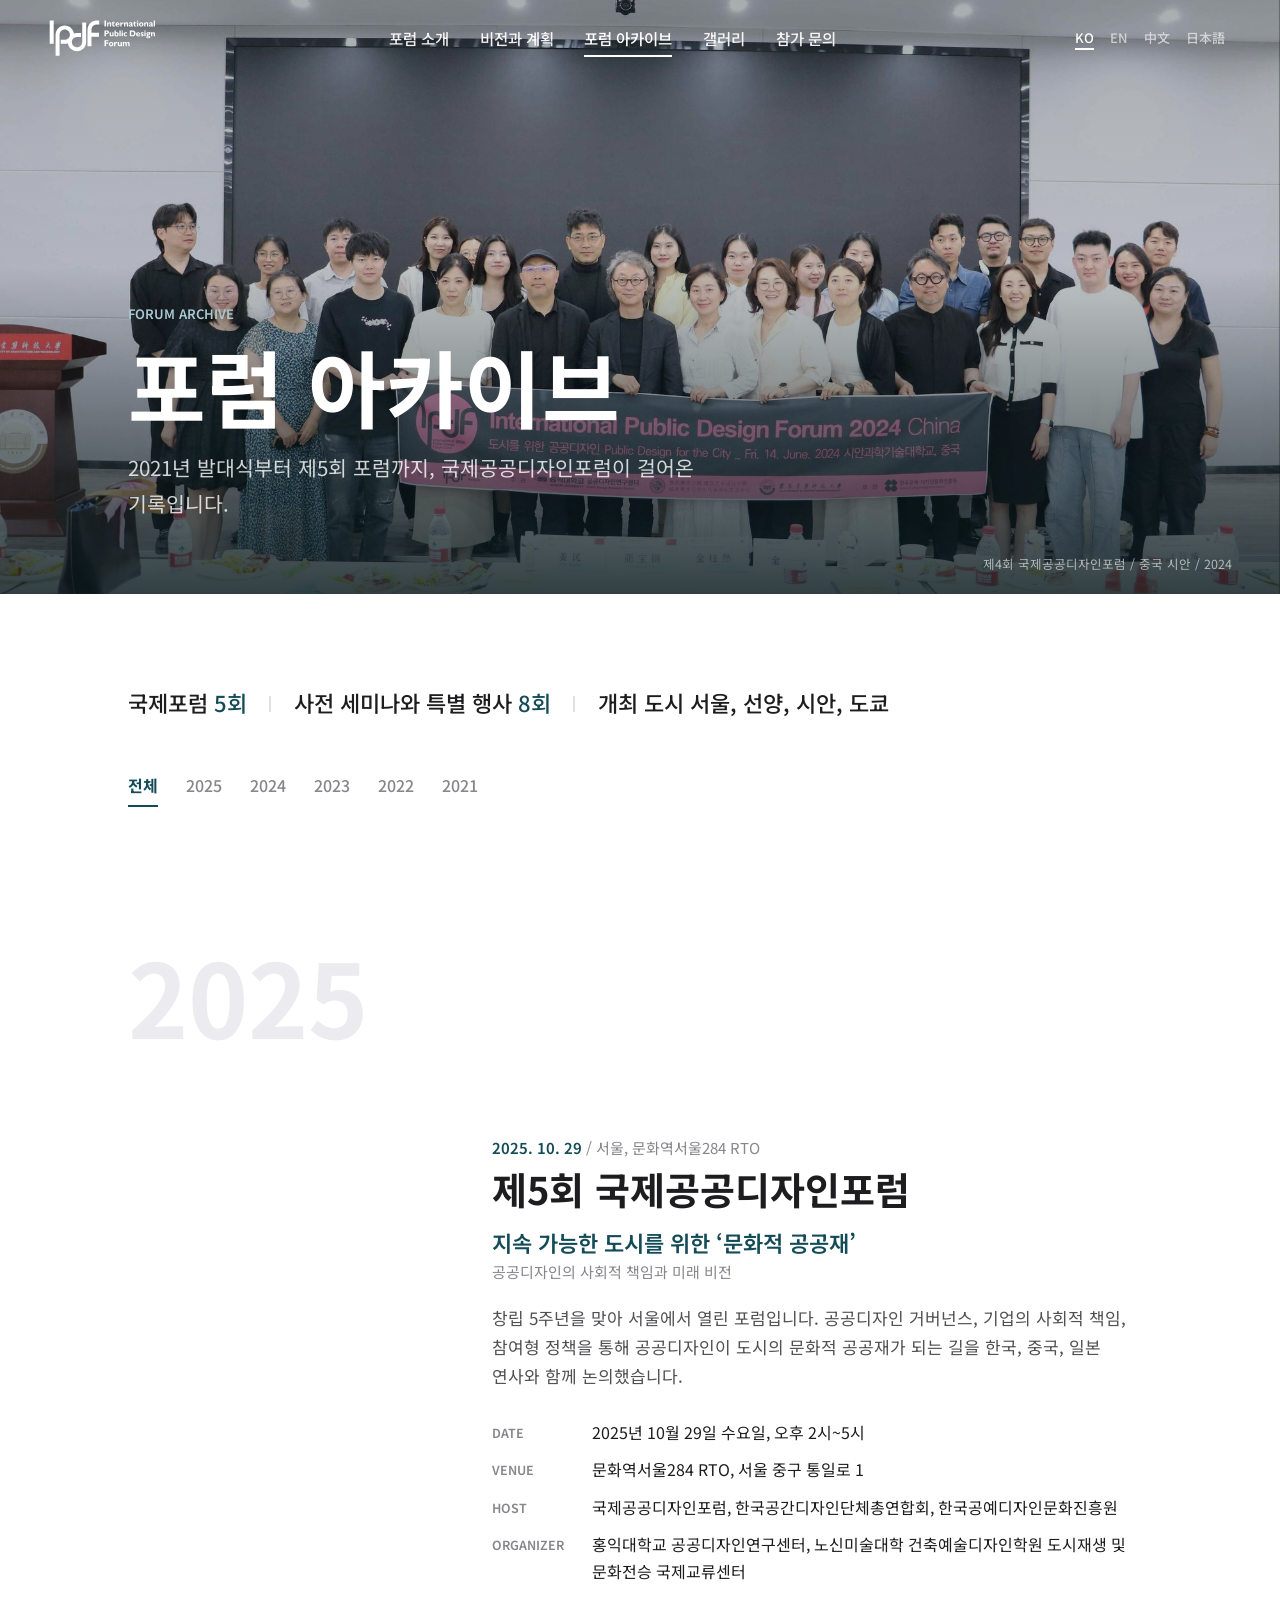
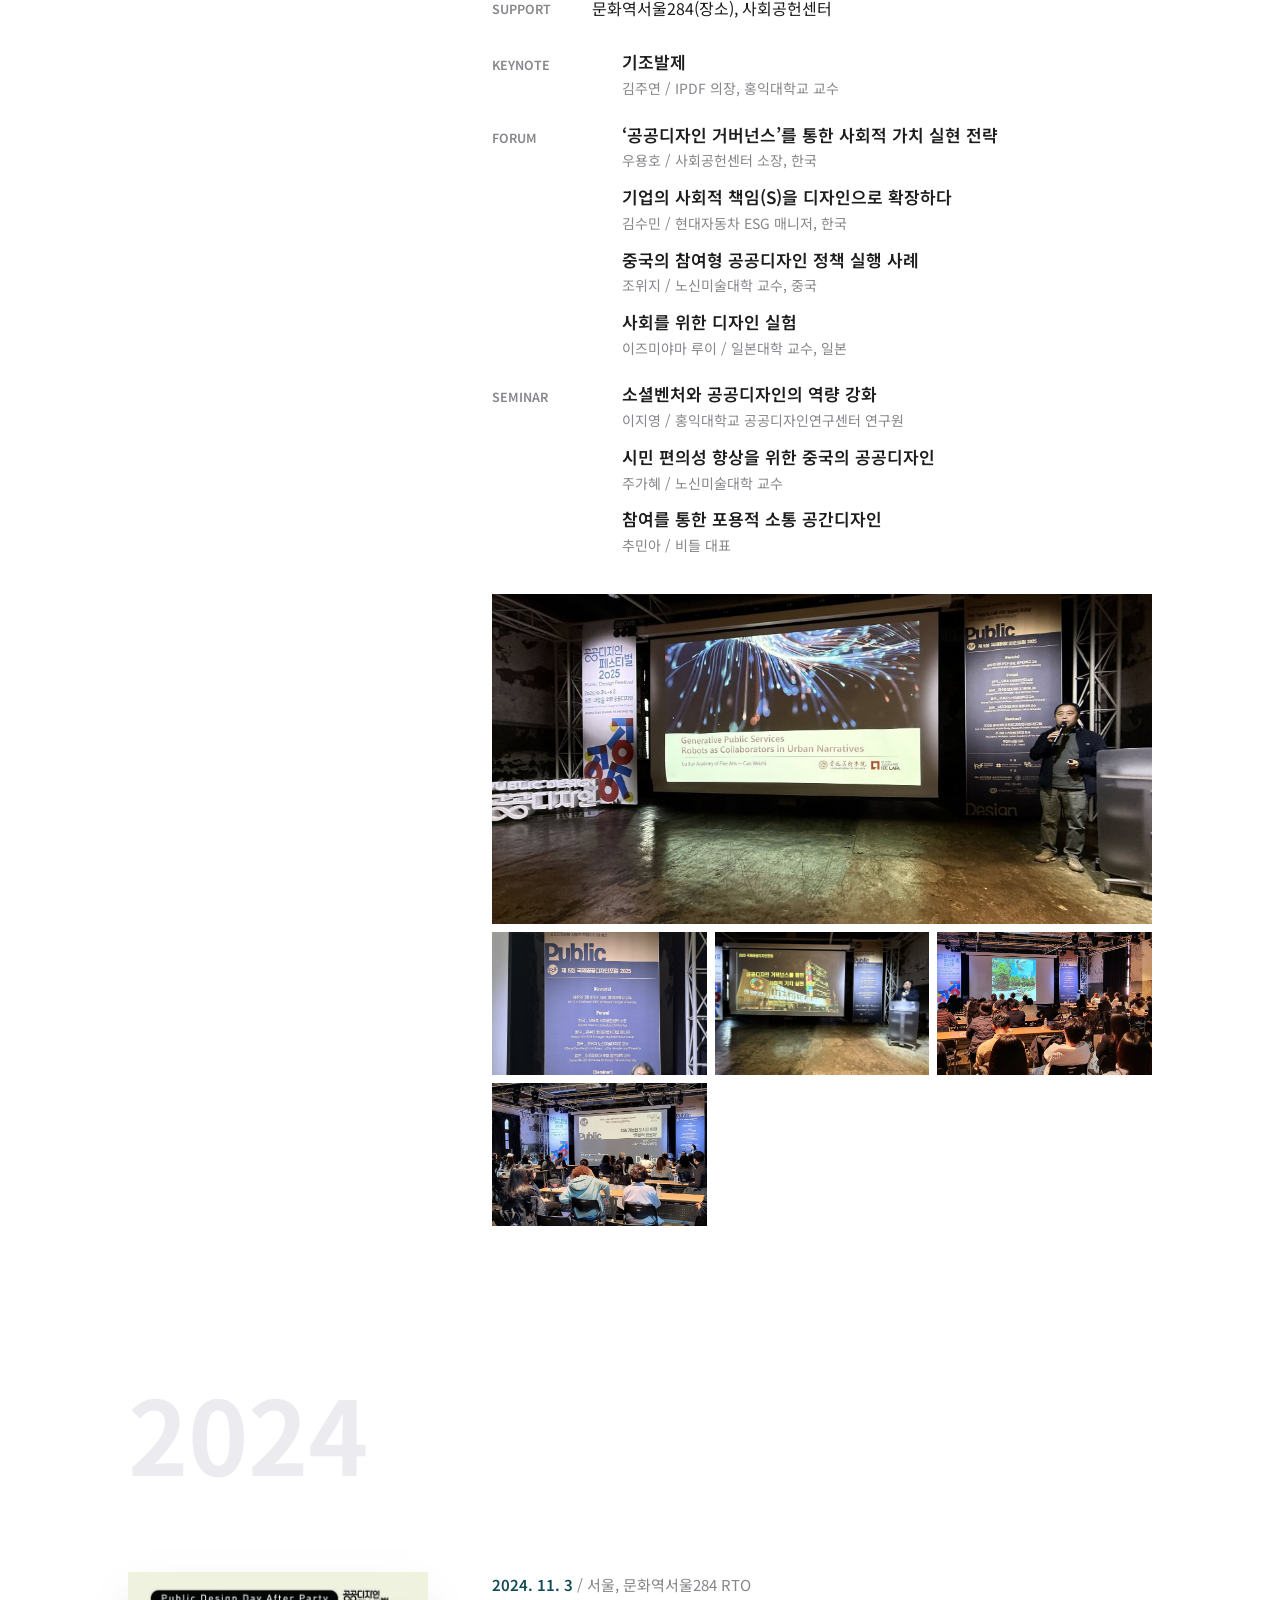
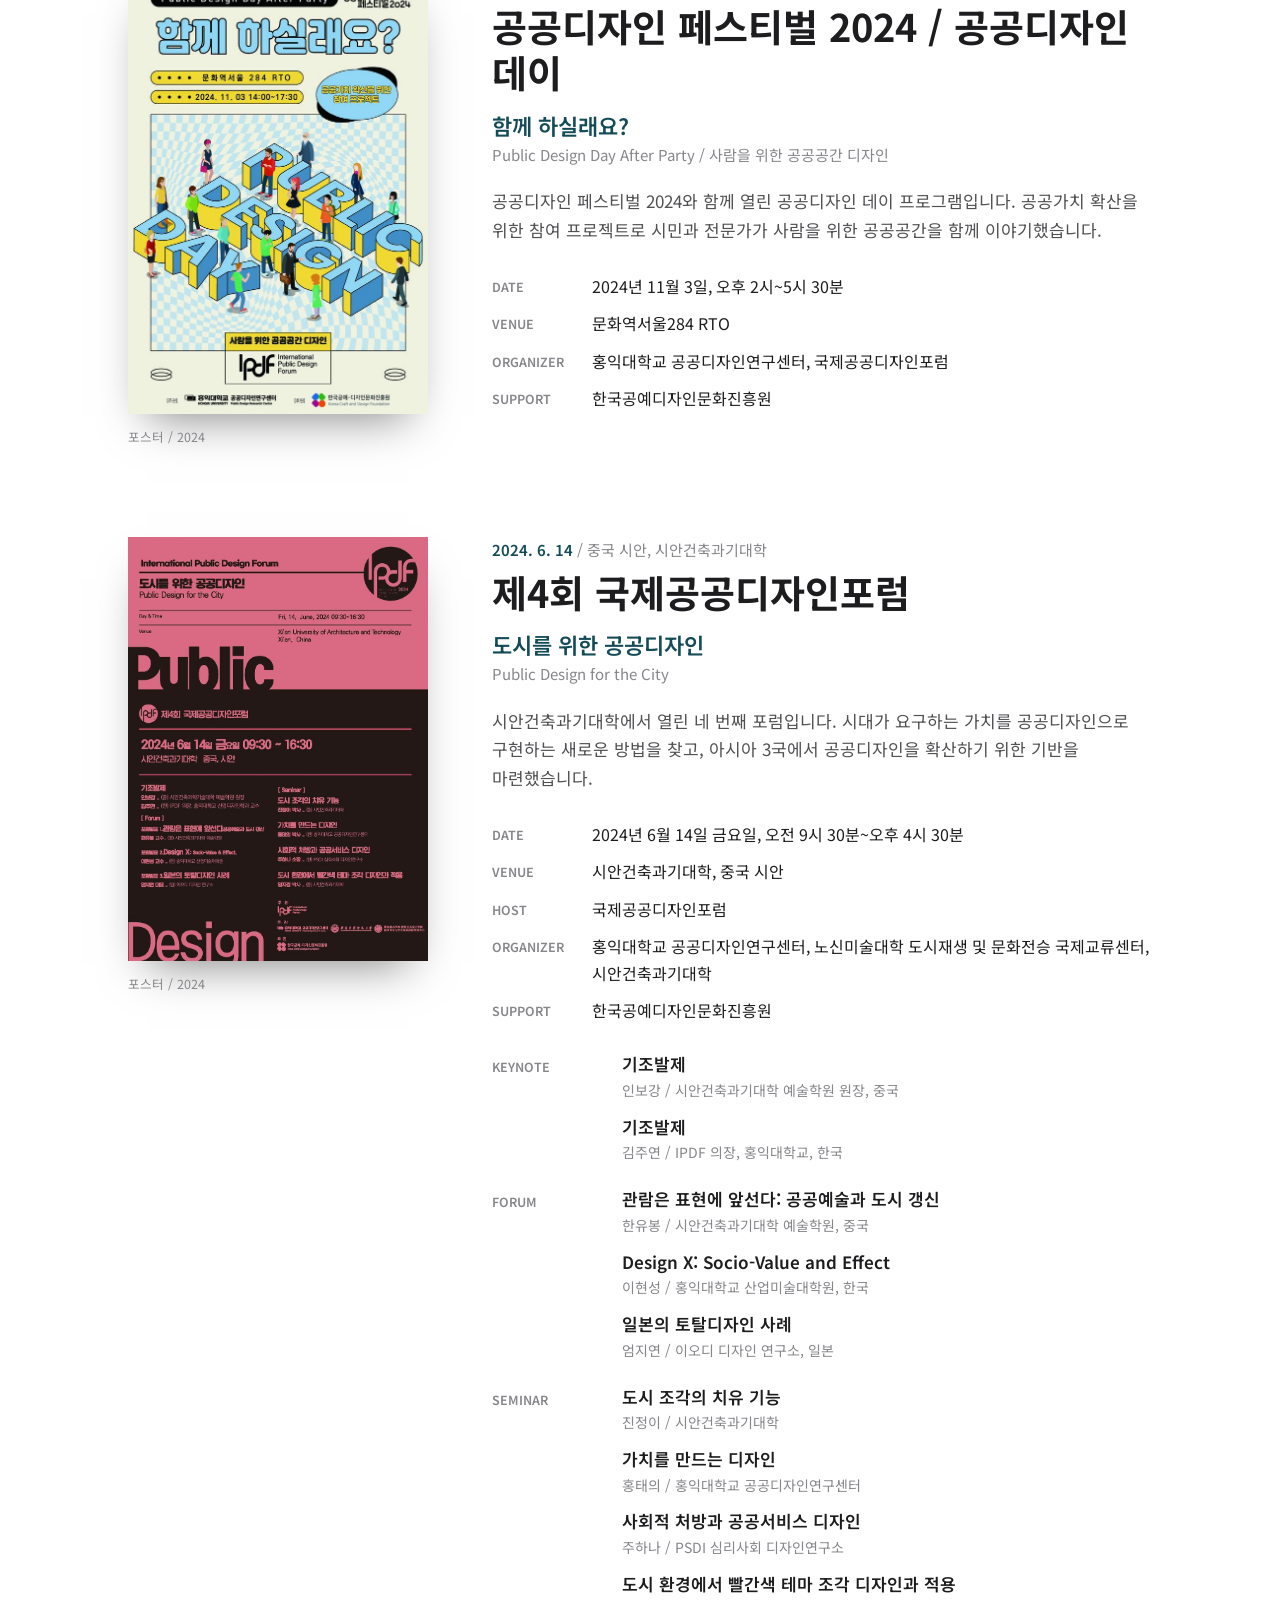
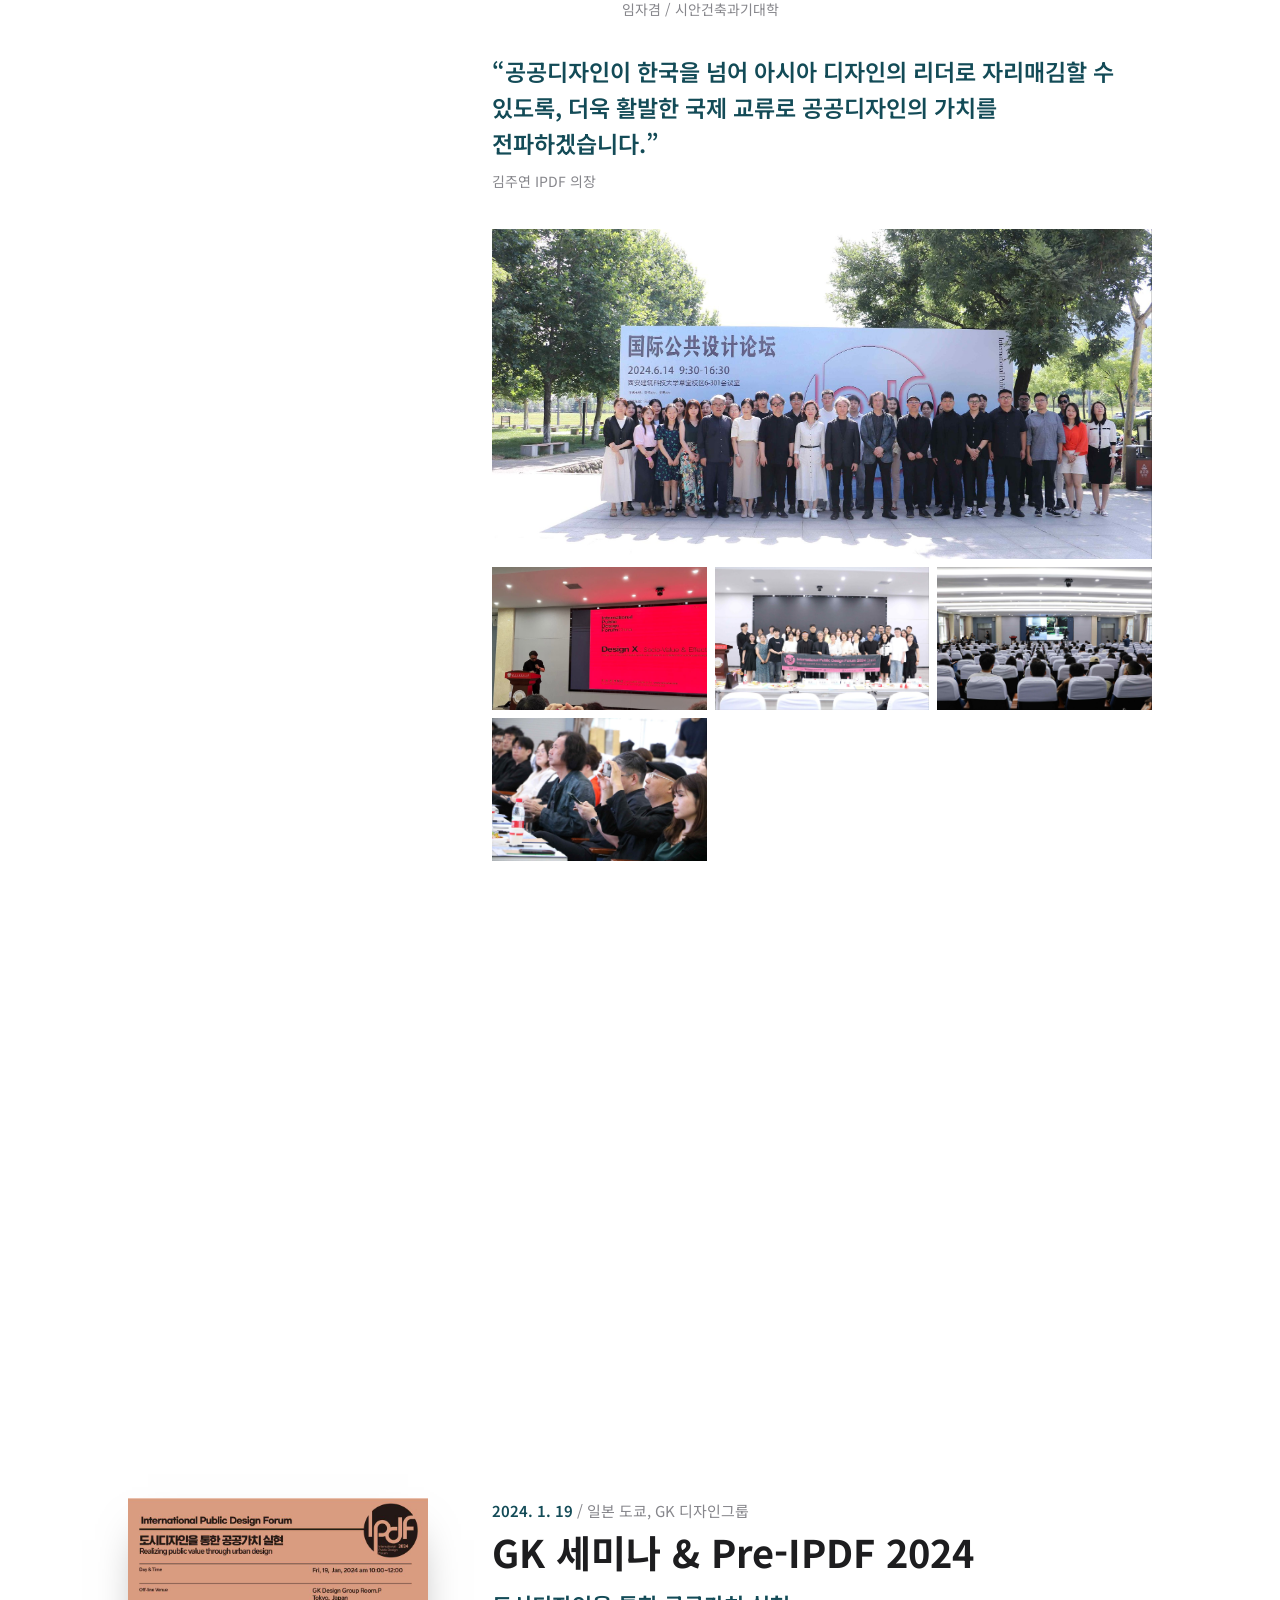
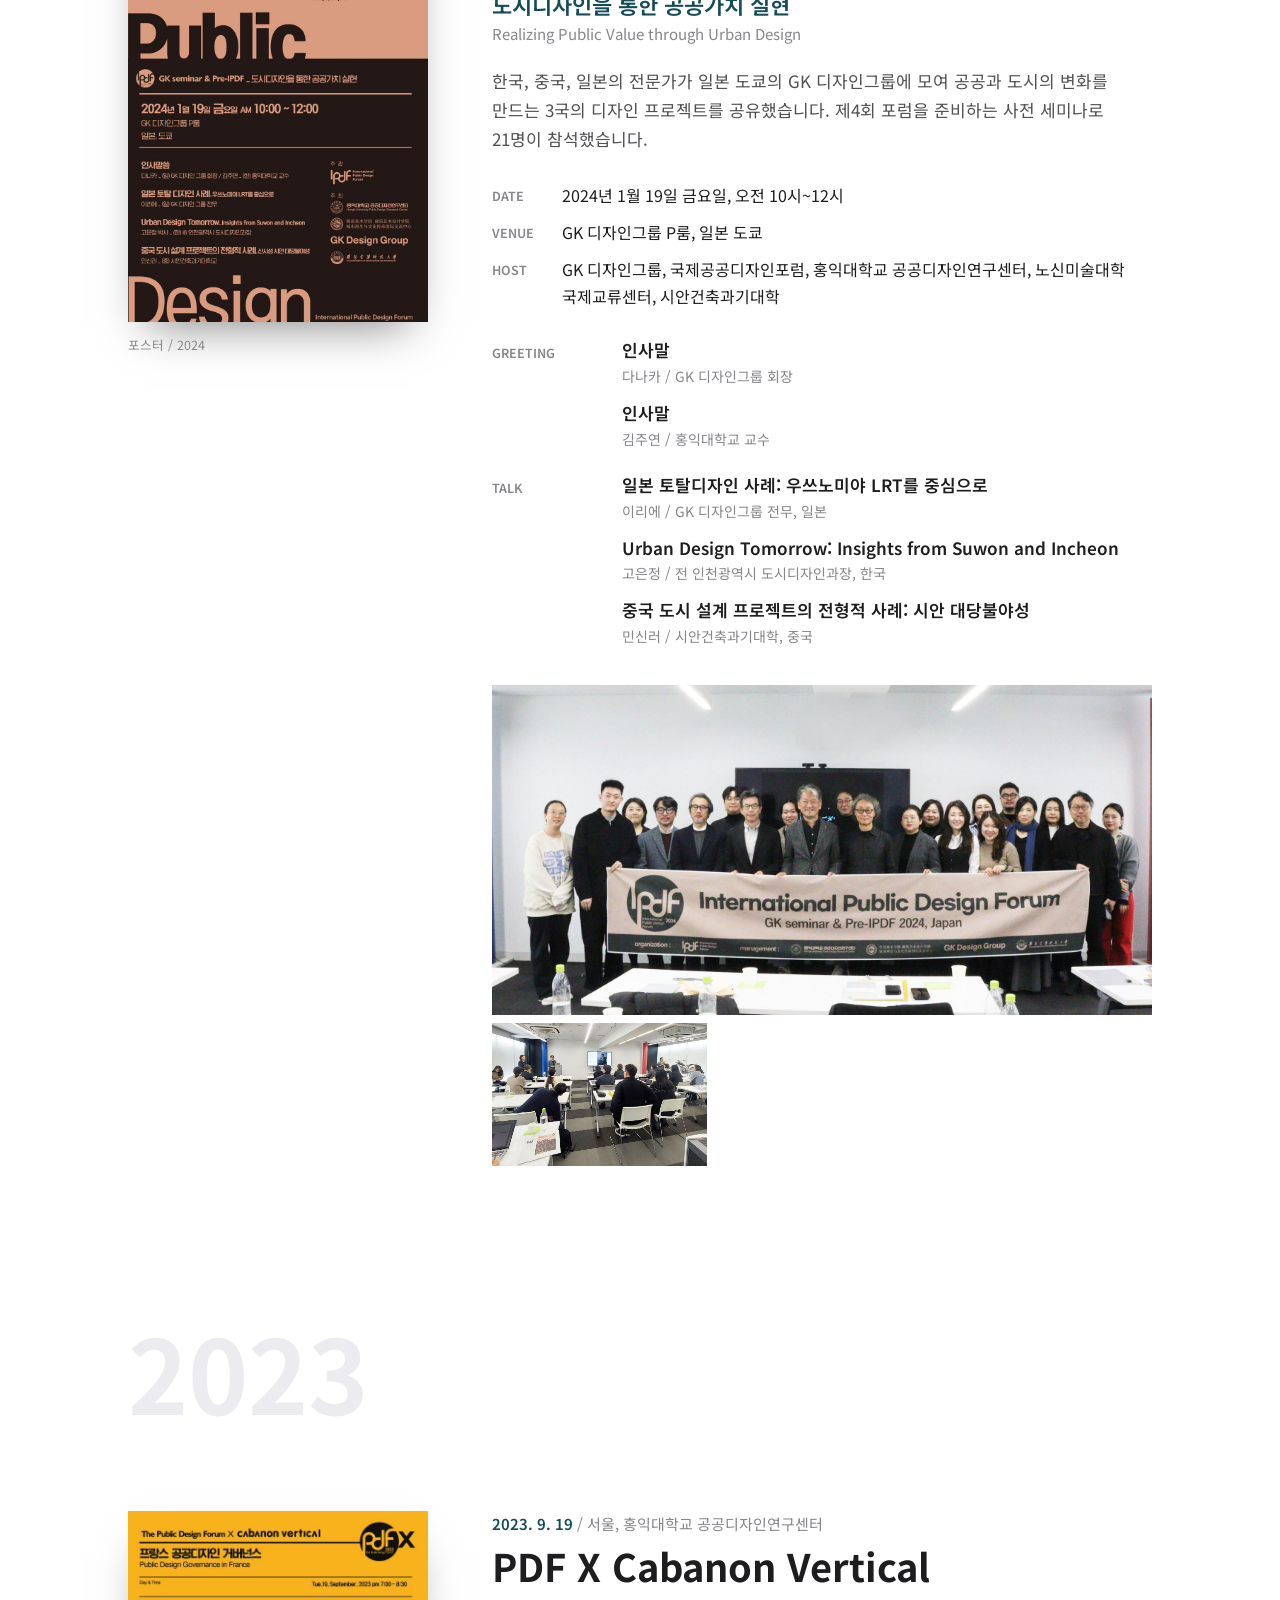
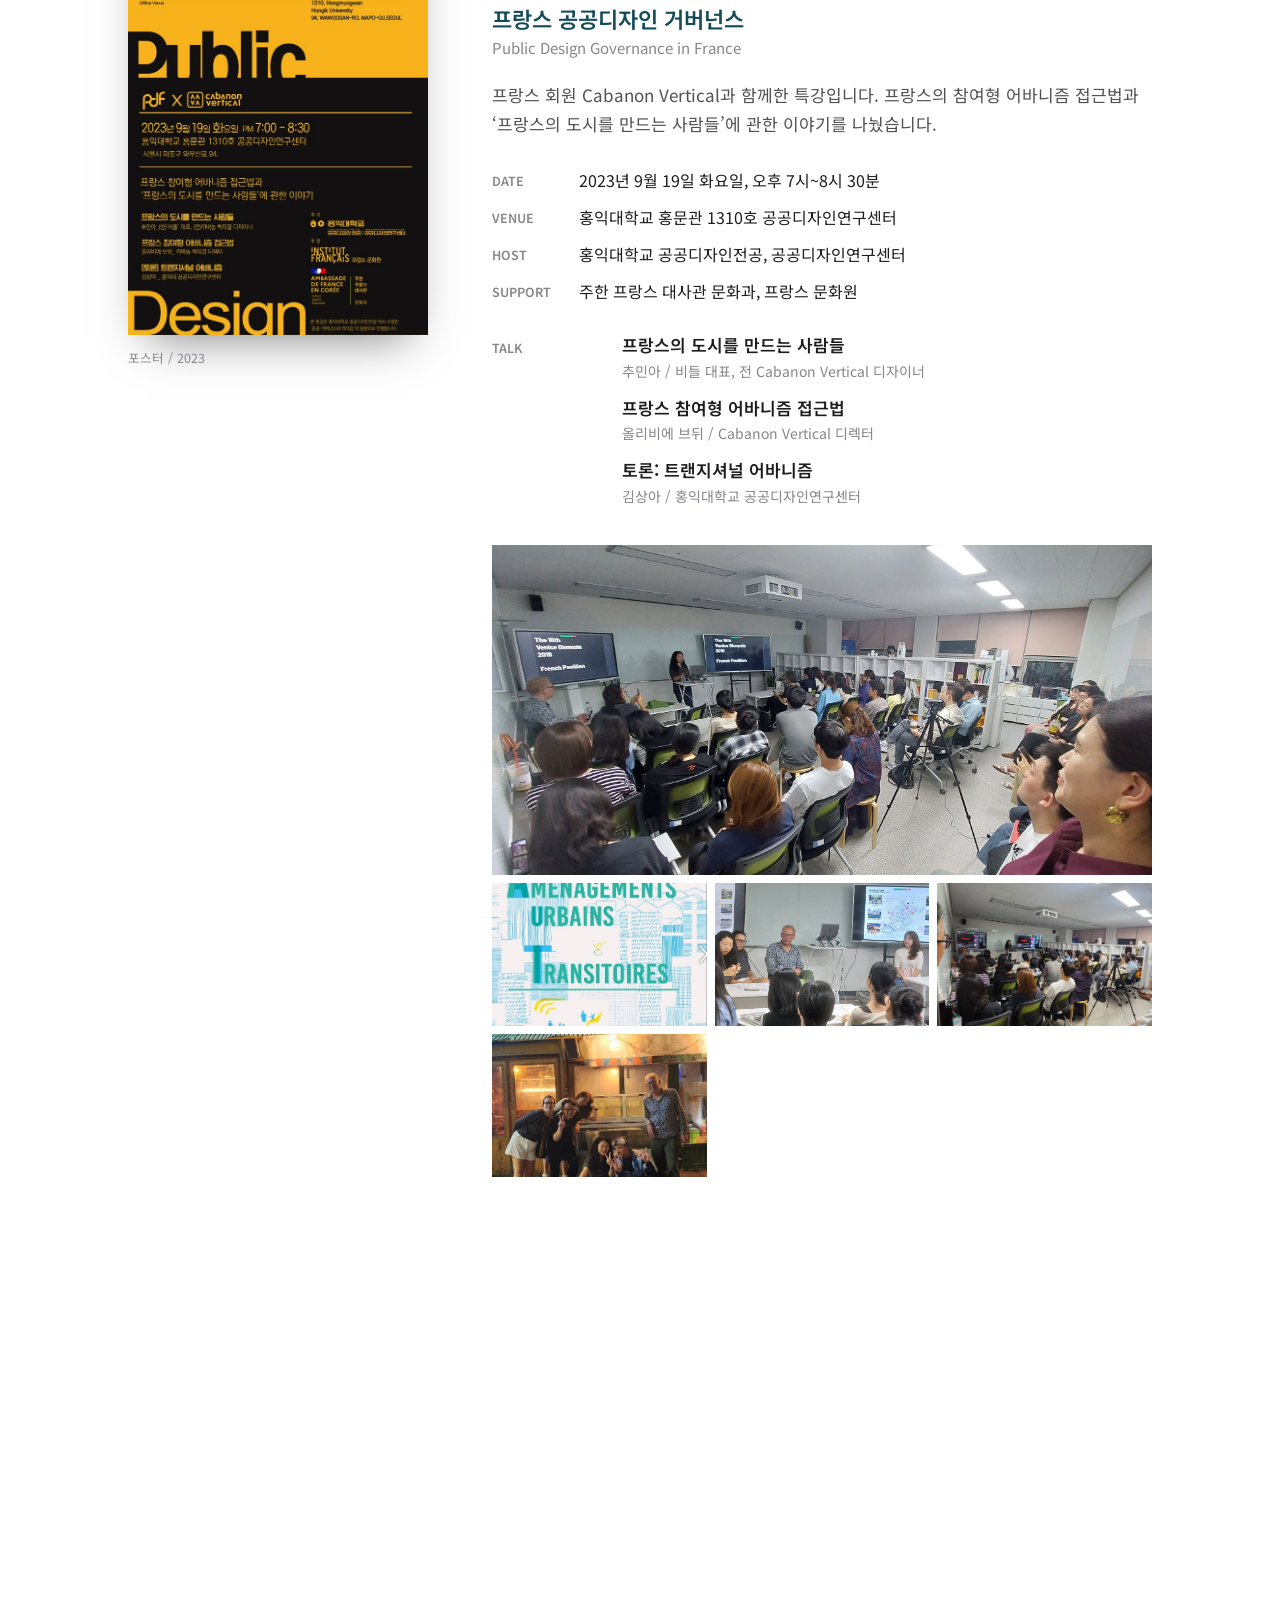
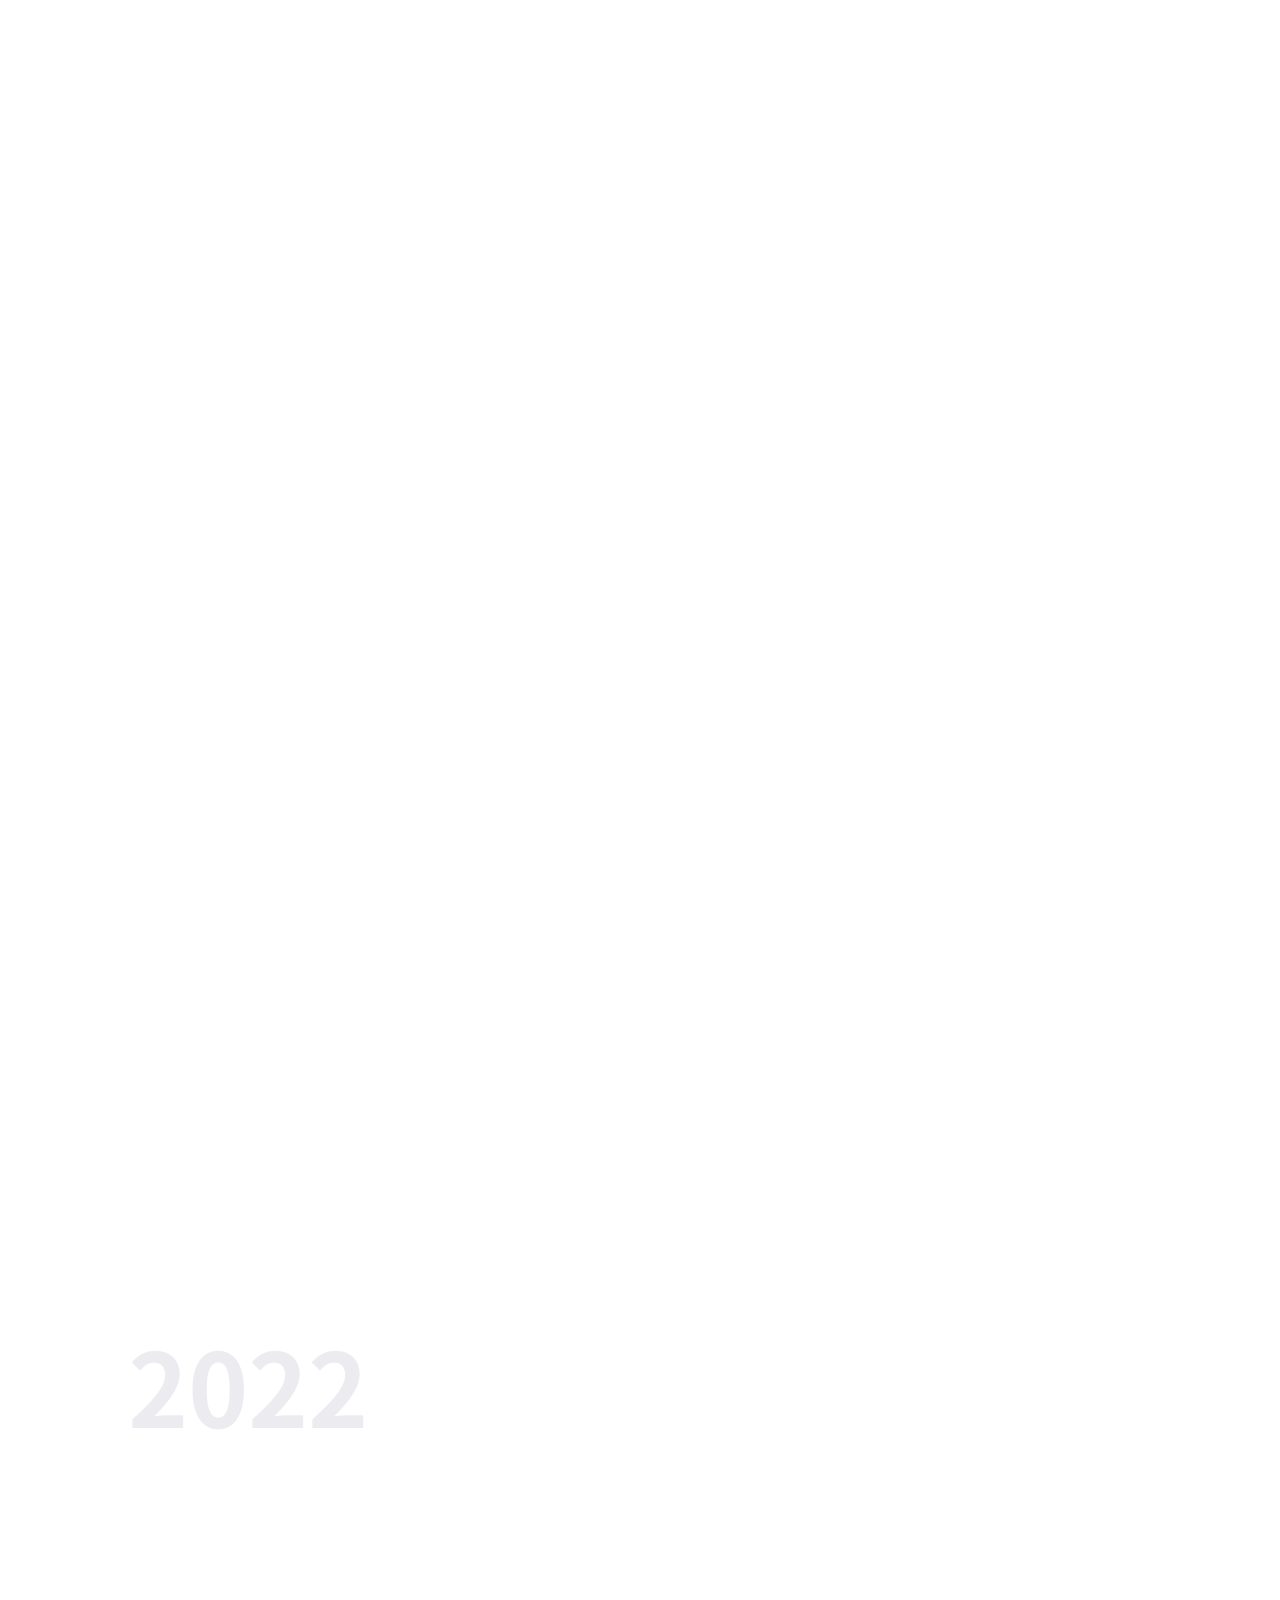
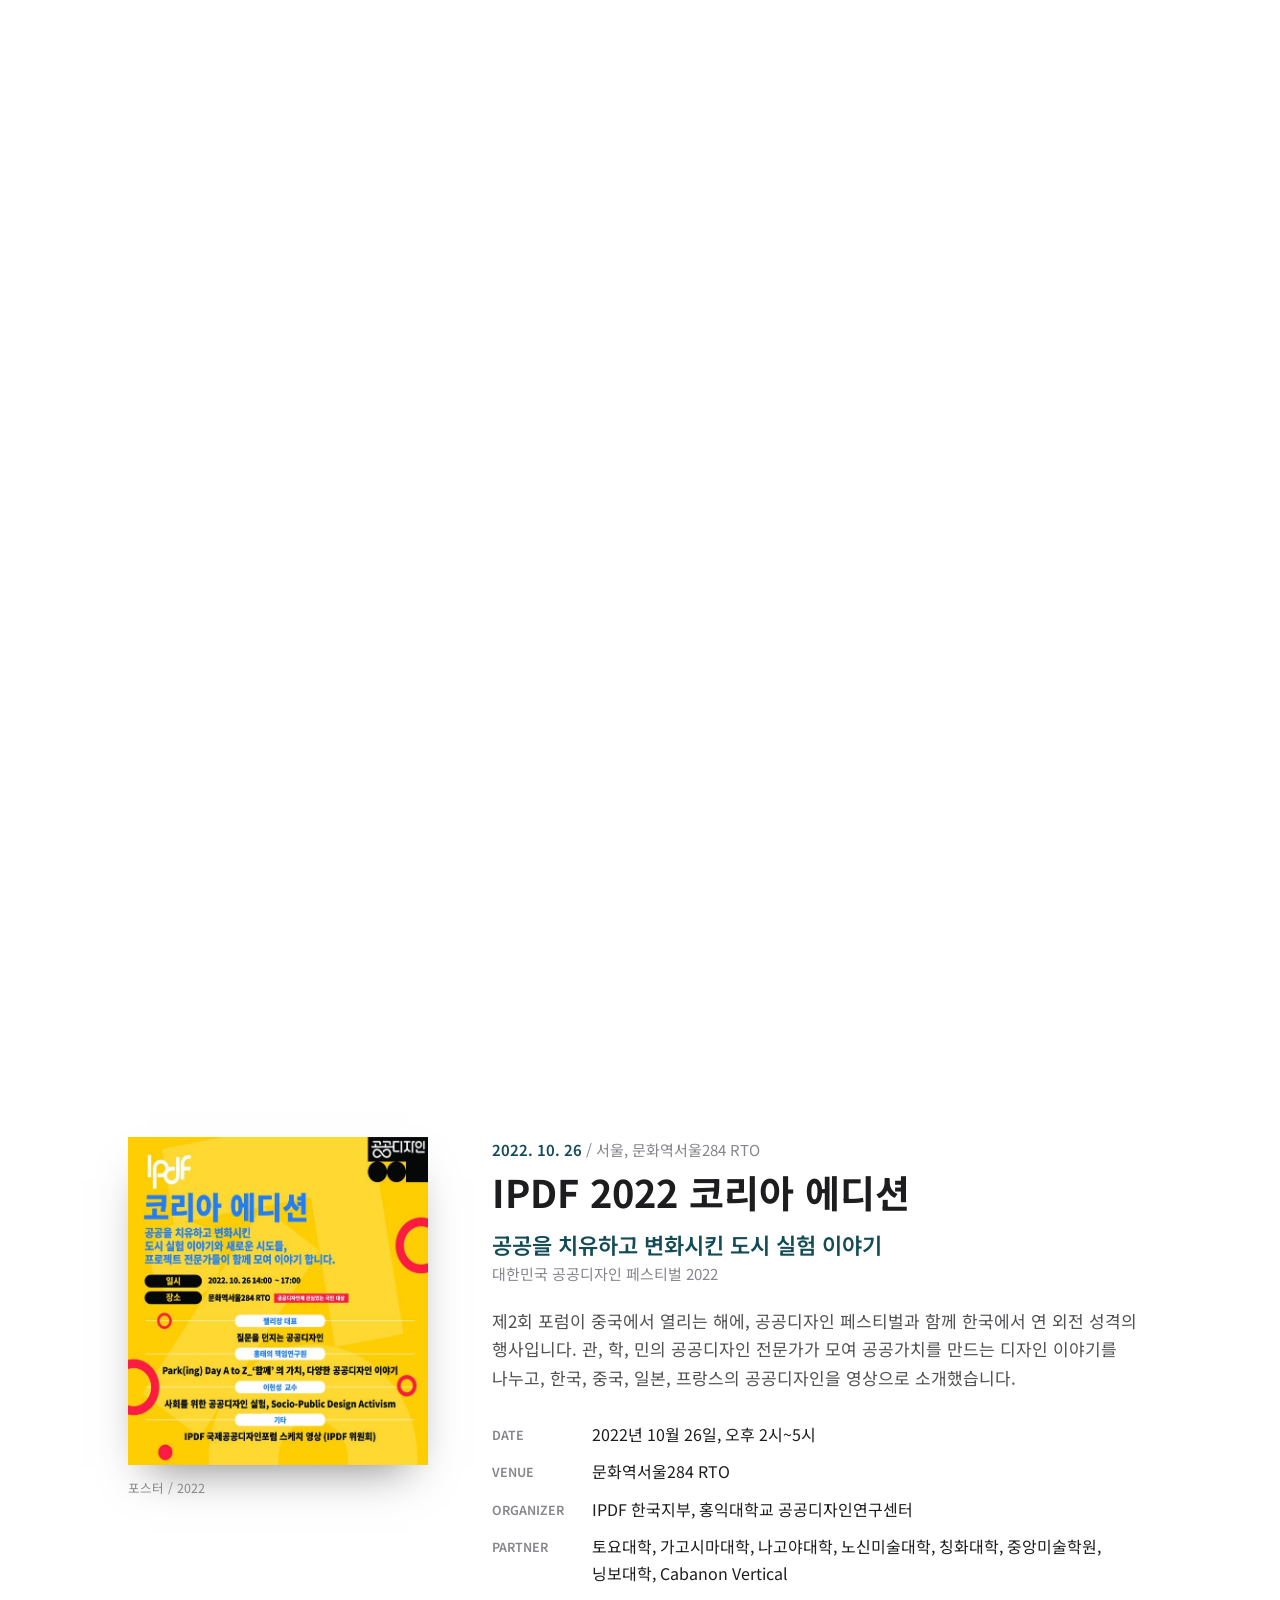
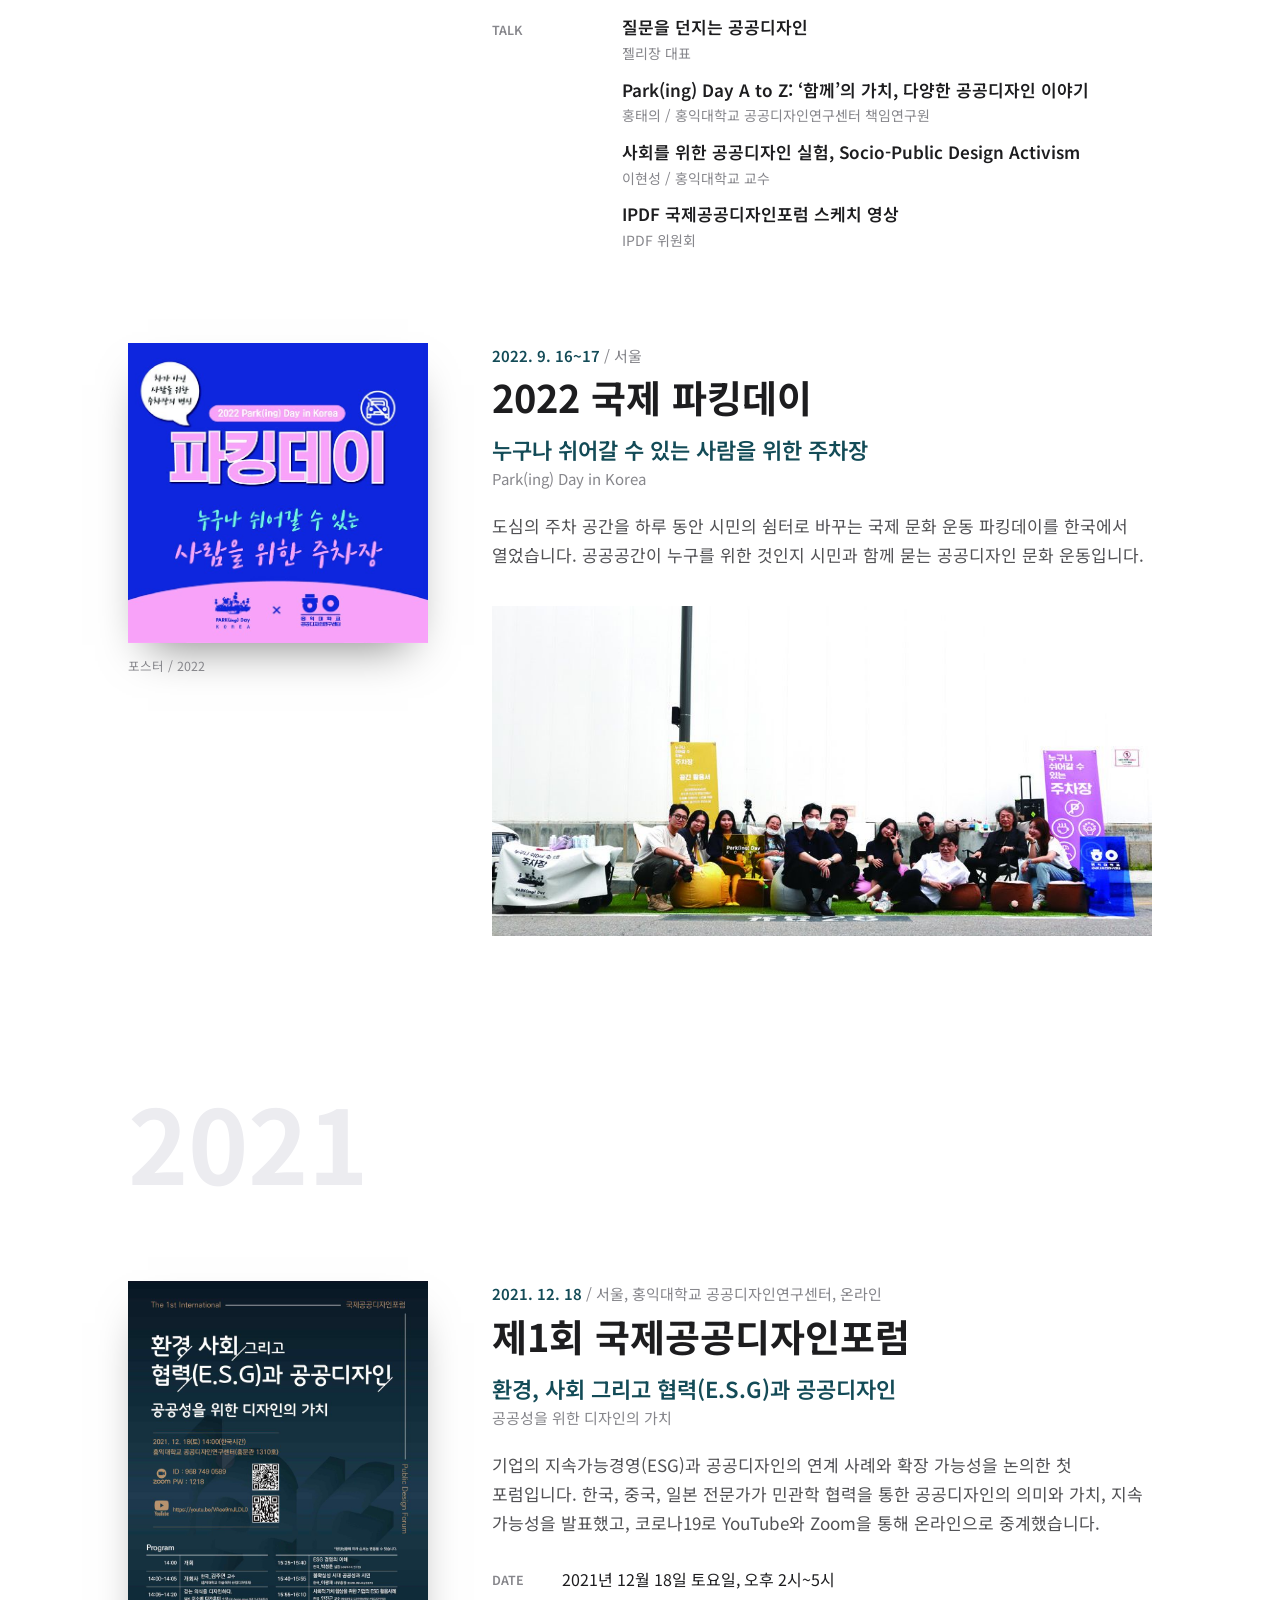
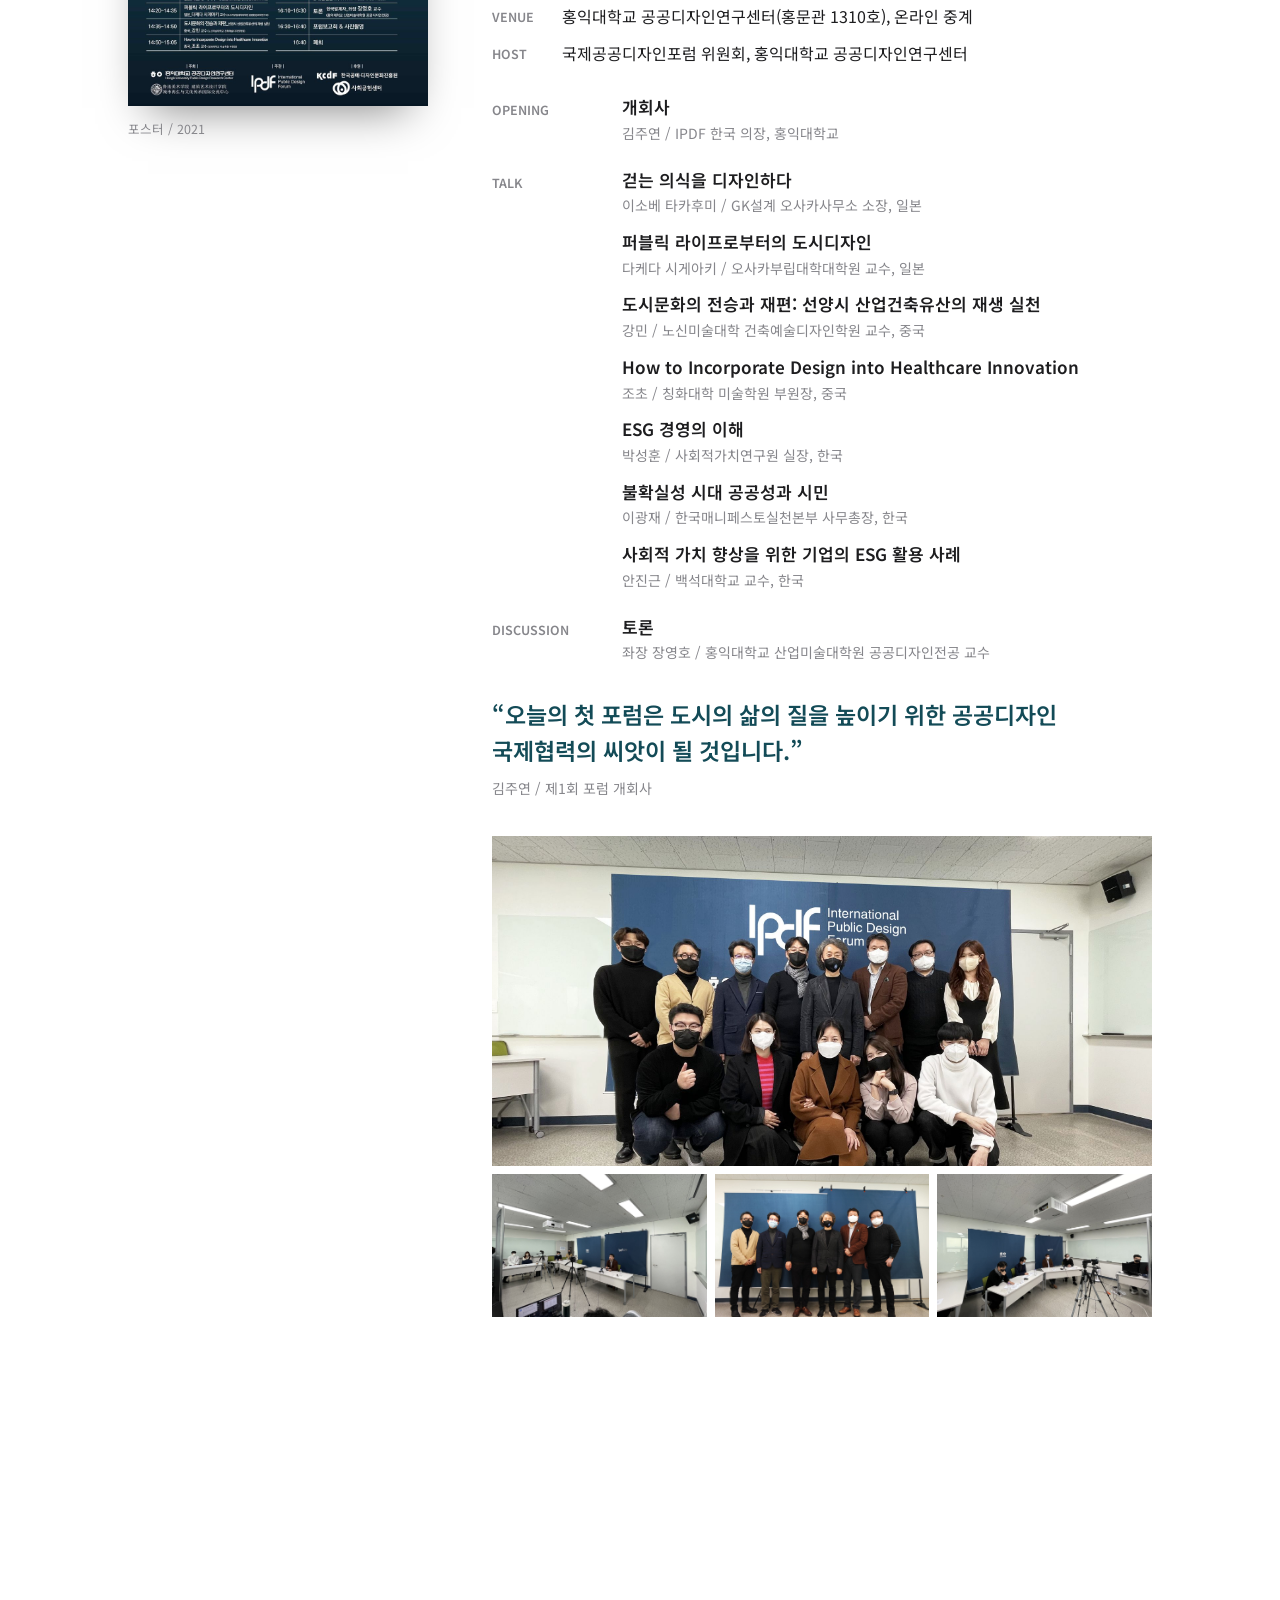
<file: forums.html>
<!DOCTYPE html>
<html lang="ko">
<head>
<meta charset="UTF-8">
<meta name="viewport" content="width=device-width, initial-scale=1">
<title>포럼 아카이브 | IPDF 국제공공디자인포럼</title>
<meta name="description" content="2021년 발대식부터 제5회 국제공공디자인포럼까지, 서울, 선양, 시안, 도쿄에서 열린 포럼과 세미나의 기록.">
<meta name="keywords" content="국제공공디자인포럼, IPDF, International Public Design Forum, 공공디자인, 국제포럼, 사회를 위한 공공디자인, 함께하는 공공디자인, 홍익대학교 공공디자인연구센터, 公共设计, 公共デザイン">
<link rel="canonical" href="https://www.armula.com/ipdf/forums.html">
<meta property="og:type" content="website">
<meta property="og:site_name" content="IPDF 국제공공디자인포럼">
<meta property="og:url" content="https://www.armula.com/ipdf/forums.html">
<meta property="og:title" content="포럼 아카이브 | IPDF 국제공공디자인포럼">
<meta property="og:description" content="2021년 발대식부터 제5회 국제공공디자인포럼까지, 서울, 선양, 시안, 도쿄에서 열린 포럼과 세미나의 기록.">
<meta property="og:image" content="https://www.armula.com/ipdf/images/photo/f2024-group.jpg">
<meta name="twitter:card" content="summary_large_image">
<meta name="theme-color" content="#134B57">
<script type="application/ld+json">{"@context": "https://schema.org", "@type": "Organization", "name": "국제공공디자인포럼", "alternateName": ["International Public Design Forum", "IPDF"], "url": "https://www.armula.com/ipdf/", "foundingDate": "2021-08-28", "email": "ipdfmanager@gmail.com", "telephone": "+82-2-320-1237", "address": {"@type": "PostalAddress", "streetAddress": "와우산로 94 홍문관 1310호", "addressLocality": "마포구", "addressRegion": "서울특별시", "postalCode": "04066", "addressCountry": "KR"}}</script>
<link rel="icon" type="image/svg+xml" href="images/logo-mark-teal.svg">
<link rel="preconnect" href="https://fonts.googleapis.com"><link rel="preconnect" href="https://fonts.gstatic.com" crossorigin>
<link rel="stylesheet" href="https://fonts.googleapis.com/css2?family=Noto+Sans+KR:wght@300;400;500;600;700&display=swap">
<link rel="stylesheet" href="assets/site.css">
</head>
<body class="page-forums">
<a class="sr" href="#main">본문 바로가기</a>
<header class="site">
  <div class="wrap nav">
    <a href="index.html" class="logo" aria-label="IPDF 국제공공디자인포럼 홈"><img src="images/logo-h-white.svg" alt="IPDF International Public Design Forum" width="305" height="112"></a>
    <nav class="nav-menu" aria-label="주 메뉴"><ul class="menu"><li><a href="about.html">포럼 소개</a></li><li><a href="vision.html">비전과 계획</a></li><li><a href="forums.html" aria-current=page>포럼 아카이브</a></li><li><a href="gallery.html">갤러리</a></li><li><a href="about.html#contact">참가 문의</a></li></ul></nav>
    <div class="nav-actions"><ul class="lang" aria-label="언어 선택 (Google 번역)" translate="no"><li><a href="?lang=ko" data-lang="ko" lang="ko" title="한국어">KO</a></li><li><a href="?lang=en" data-lang="en" lang="en" title="English (Google Translate)">EN</a></li><li><a href="?lang=zh-CN" data-lang="zh-CN" lang="zh-CN" title="中文 (Google 翻译)">中文</a></li><li><a href="?lang=ja" data-lang="ja" lang="ja" title="日本語 (Google 翻訳)">日本語</a></li></ul><button class="burger" aria-label="메뉴 열기" aria-expanded="false" aria-controls="mobileMenu"><span></span><span></span><span></span></button></div>
  </div>
</header>
<div class="mobile-menu" id="mobileMenu">
  <ul class="lang" aria-label="언어 선택 (Google 번역)" translate="no"><li><a href="?lang=ko" data-lang="ko" lang="ko" title="한국어">KO</a></li><li><a href="?lang=en" data-lang="en" lang="en" title="English (Google Translate)">EN</a></li><li><a href="?lang=zh-CN" data-lang="zh-CN" lang="zh-CN" title="中文 (Google 翻译)">中文</a></li><li><a href="?lang=ja" data-lang="ja" lang="ja" title="日本語 (Google 翻訳)">日本語</a></li></ul>
  <a class="m-link" href="index.html">홈</a><a class="m-link" href="about.html">포럼 소개</a><a class="m-link" href="vision.html">비전과 계획</a><a class="m-link" href="forums.html">포럼 아카이브</a><a class="m-link" href="gallery.html">갤러리</a><a class="m-link" href="about.html#contact">참가 문의</a>
  <p class="m-contact">ipdfmanager@gmail.com<br>+82 2 320 1237</p>
</div>
<main id="main">

<section class="phero">
  <img src="images/photo/f2024-group.jpg" alt="제4회 국제공공디자인포럼 단체 사진">
  <div class="wrap">
    <span class="kicker light">Forum Archive</span>
    <h1 class="h-hero">포럼 아카이브</h1>
    <p class="lead">2021년 발대식부터 제5회 포럼까지, 국제공공디자인포럼이 걸어온 기록입니다.</p>
  </div>
  <span class="cap">제4회 국제공공디자인포럼 / 중국 시안 / 2024</span>
</section>
<section class="sec" style="padding-top:clamp(56px,7vw,88px)">
  <div class="wrap">
    <p class="statline rv" style="margin-bottom:40px"><span class="st">국제포럼 <b>5회</b></span><span class="sep">I</span><span class="st">사전 세미나와 특별 행사 <b>8회</b></span><span class="sep">I</span><span class="st">개최 도시 서울, 선양, 시안, 도쿄</span></p>
    <div class="tabs" role="toolbar" aria-label="연도별 보기"><button data-y="all" aria-pressed="true">전체</button><button data-y="2025" aria-pressed="false">2025</button><button data-y="2024" aria-pressed="false">2024</button><button data-y="2023" aria-pressed="false">2023</button><button data-y="2022" aria-pressed="false">2022</button><button data-y="2021" aria-pressed="false">2021</button></div>
    <p class="yearmark" data-year="2025" aria-hidden="true">2025</p>
<article class="event" id="f2025" data-year="2025">
  <div class="poster rv"><img src="images/poster/2025-5th.jpg" alt="제5회 국제공공디자인포럼 포스터" data-lb data-cap="제5회 국제공공디자인포럼 포스터" loading="lazy"><small>포스터 / 2025</small></div>
  <div class="rv d1">
    <p class="when"><b>2025. 10. 29</b> / 서울, 문화역서울284 RTO</p>
    <h3>제5회 국제공공디자인포럼</h3>
    <p class="theme">지속 가능한 도시를 위한 &lsquo;문화적 공공재&rsquo;<small>공공디자인의 사회적 책임과 미래 비전</small></p>
    <p class="desc">창립 5주년을 맞아 서울에서 열린 포럼입니다. 공공디자인 거버넌스, 기업의 사회적 책임, 참여형 정책을 통해 공공디자인이 도시의 문화적 공공재가 되는 길을 한국, 중국, 일본 연사와 함께 논의했습니다.</p><dl class="facts"><dt>Date</dt><dd>2025년 10월 29일 수요일, 오후 2시~5시</dd><dt>Venue</dt><dd>문화역서울284 RTO, 서울 중구 통일로 1</dd><dt>Host</dt><dd>국제공공디자인포럼, 한국공간디자인단체총연합회, 한국공예디자인문화진흥원</dd><dt>Organizer</dt><dd>홍익대학교 공공디자인연구센터, 노신미술대학 건축예술디자인학원 도시재생 및 문화전승 국제교류센터</dd><dt>Support</dt><dd>문화역서울284(장소), 사회공헌센터</dd></dl><div class="prog"><div class="grp"><span>Keynote</span><ul><li><b>기조발제</b><small>김주연 / IPDF 의장, 홍익대학교 교수</small></li></ul></div><div class="grp"><span>Forum</span><ul><li><b>&lsquo;공공디자인 거버넌스&rsquo;를 통한 사회적 가치 실현 전략</b><small>우용호 / 사회공헌센터 소장, 한국</small></li><li><b>기업의 사회적 책임(S)을 디자인으로 확장하다</b><small>김수민 / 현대자동차 ESG 매니저, 한국</small></li><li><b>중국의 참여형 공공디자인 정책 실행 사례</b><small>조위지 / 노신미술대학 교수, 중국</small></li><li><b>사회를 위한 디자인 실험</b><small>이즈미야마 루이 / 일본대학 교수, 일본</small></li></ul></div><div class="grp"><span>Seminar</span><ul><li><b>소셜벤처와 공공디자인의 역량 강화</b><small>이지영 / 홍익대학교 공공디자인연구센터 연구원</small></li><li><b>시민 편의성 향상을 위한 중국의 공공디자인</b><small>주가혜 / 노신미술대학 교수</small></li><li><b>참여를 통한 포용적 소통 공간디자인</b><small>추민아 / 비들 대표</small></li></ul></div></div><div class="shots"><div class="wide"><img src="images/photo/f2025-stage.jpg" alt="제5회 국제공공디자인포럼 / 서울 / 2025" data-lb data-cap="제5회 국제공공디자인포럼 / 서울 / 2025" loading="lazy"></div><div><img src="images/photo/f2025-poster-stand.jpg" alt="제5회 국제공공디자인포럼 / 서울 / 2025" data-lb data-cap="제5회 국제공공디자인포럼 / 서울 / 2025" loading="lazy"></div><div><img src="images/photo/f2025-keynote.jpg" alt="제5회 국제공공디자인포럼 / 서울 / 2025" data-lb data-cap="제5회 국제공공디자인포럼 / 서울 / 2025" loading="lazy"></div><div><img src="images/photo/f2025-hall.jpg" alt="제5회 국제공공디자인포럼 / 서울 / 2025" data-lb data-cap="제5회 국제공공디자인포럼 / 서울 / 2025" loading="lazy"></div><div><img src="images/photo/f2025-audience.jpg" alt="제5회 국제공공디자인포럼 / 서울 / 2025" data-lb data-cap="제5회 국제공공디자인포럼 / 서울 / 2025" loading="lazy"></div></div>
  </div>
</article><p class="yearmark" data-year="2024" aria-hidden="true">2024</p>
<article class="event" id="festival2024" data-year="2024">
  <div class="poster rv"><img src="images/poster/2024-festival.jpg" alt="공공디자인 페스티벌 2024 / 공공디자인 데이 포스터" data-lb data-cap="공공디자인 페스티벌 2024 / 공공디자인 데이 포스터" loading="lazy"><small>포스터 / 2024</small></div>
  <div class="rv d1">
    <p class="when"><b>2024. 11. 3</b> / 서울, 문화역서울284 RTO</p>
    <h3>공공디자인 페스티벌 2024 / 공공디자인 데이</h3>
    <p class="theme">함께 하실래요?<small>Public Design Day After Party / 사람을 위한 공공공간 디자인</small></p>
    <p class="desc">공공디자인 페스티벌 2024와 함께 열린 공공디자인 데이 프로그램입니다. 공공가치 확산을 위한 참여 프로젝트로 시민과 전문가가 사람을 위한 공공공간을 함께 이야기했습니다.</p><dl class="facts"><dt>Date</dt><dd>2024년 11월 3일, 오후 2시~5시 30분</dd><dt>Venue</dt><dd>문화역서울284 RTO</dd><dt>Organizer</dt><dd>홍익대학교 공공디자인연구센터, 국제공공디자인포럼</dd><dt>Support</dt><dd>한국공예디자인문화진흥원</dd></dl>
  </div>
</article>
<article class="event" id="f2024" data-year="2024">
  <div class="poster rv"><img src="images/poster/2024-4th.jpg" alt="제4회 국제공공디자인포럼 포스터" data-lb data-cap="제4회 국제공공디자인포럼 포스터" loading="lazy"><small>포스터 / 2024</small></div>
  <div class="rv d1">
    <p class="when"><b>2024. 6. 14</b> / 중국 시안, 시안건축과기대학</p>
    <h3>제4회 국제공공디자인포럼</h3>
    <p class="theme">도시를 위한 공공디자인<small>Public Design for the City</small></p>
    <p class="desc">시안건축과기대학에서 열린 네 번째 포럼입니다. 시대가 요구하는 가치를 공공디자인으로 구현하는 새로운 방법을 찾고, 아시아 3국에서 공공디자인을 확산하기 위한 기반을 마련했습니다.</p><dl class="facts"><dt>Date</dt><dd>2024년 6월 14일 금요일, 오전 9시 30분~오후 4시 30분</dd><dt>Venue</dt><dd>시안건축과기대학, 중국 시안</dd><dt>Host</dt><dd>국제공공디자인포럼</dd><dt>Organizer</dt><dd>홍익대학교 공공디자인연구센터, 노신미술대학 도시재생 및 문화전승 국제교류센터, 시안건축과기대학</dd><dt>Support</dt><dd>한국공예디자인문화진흥원</dd></dl><div class="prog"><div class="grp"><span>Keynote</span><ul><li><b>기조발제</b><small>인보강 / 시안건축과기대학 예술학원 원장, 중국</small></li><li><b>기조발제</b><small>김주연 / IPDF 의장, 홍익대학교, 한국</small></li></ul></div><div class="grp"><span>Forum</span><ul><li><b>관람은 표현에 앞선다: 공공예술과 도시 갱신</b><small>한유봉 / 시안건축과기대학 예술학원, 중국</small></li><li><b>Design X: Socio-Value and Effect</b><small>이현성 / 홍익대학교 산업미술대학원, 한국</small></li><li><b>일본의 토탈디자인 사례</b><small>엄지연 / 이오디 디자인 연구소, 일본</small></li></ul></div><div class="grp"><span>Seminar</span><ul><li><b>도시 조각의 치유 기능</b><small>진정이 / 시안건축과기대학</small></li><li><b>가치를 만드는 디자인</b><small>홍태의 / 홍익대학교 공공디자인연구센터</small></li><li><b>사회적 처방과 공공서비스 디자인</b><small>주하나 / PSDI 심리사회 디자인연구소</small></li><li><b>도시 환경에서 빨간색 테마 조각 디자인과 적용</b><small>임자겸 / 시안건축과기대학</small></li></ul></div></div><p class="pull">&ldquo;공공디자인이 한국을 넘어 아시아 디자인의 리더로 자리매김할 수 있도록, 더욱 활발한 국제 교류로 공공디자인의 가치를 전파하겠습니다.&rdquo;<small>김주연 IPDF 의장</small></p><div class="shots"><div class="wide"><img src="images/photo/f2024-banner.jpg" alt="제4회 국제공공디자인포럼 / 중국 시안 / 2024" data-lb data-cap="제4회 국제공공디자인포럼 / 중국 시안 / 2024" loading="lazy"></div><div><img src="images/photo/f2024-designx.jpg" alt="제4회 국제공공디자인포럼 / 중국 시안 / 2024" data-lb data-cap="제4회 국제공공디자인포럼 / 중국 시안 / 2024" loading="lazy"></div><div><img src="images/photo/f2024-group.jpg" alt="제4회 국제공공디자인포럼 / 중국 시안 / 2024" data-lb data-cap="제4회 국제공공디자인포럼 / 중국 시안 / 2024" loading="lazy"></div><div><img src="images/photo/f2024-hall.jpg" alt="제4회 국제공공디자인포럼 / 중국 시안 / 2024" data-lb data-cap="제4회 국제공공디자인포럼 / 중국 시안 / 2024" loading="lazy"></div><div><img src="images/photo/f2024-panel.jpg" alt="제4회 국제공공디자인포럼 / 중국 시안 / 2024" data-lb data-cap="제4회 국제공공디자인포럼 / 중국 시안 / 2024" loading="lazy"></div></div>
  </div>
</article>
<article class="event" id="tachikawa2024" data-year="2024">
  <div class="poster rv"><img src="images/poster/2024-tachikawa.jpg" alt="The Public Design Forum 2024 포스터" data-lb data-cap="The Public Design Forum 2024 포스터" loading="lazy"><small>포스터 / 2024</small></div>
  <div class="rv d1">
    <p class="when"><b>2024. 5. 24</b> / 서울, 홍익대학교<span class="badge">Related Program</span></p>
    <h3>The Public Design Forum 2024</h3>
    <p class="theme">디자인을 위한 진화사고<small>Evolutional Creativity for Public Design</small></p>
    <p class="desc">NOSIGNER 대표이자 세계디자인기구(WDO) 이사, 일본산업디자인협회(JIDA) 이사장인 에이스케 타치카와를 초청한 특강입니다.</p><dl class="facts"><dt>Date</dt><dd>2024년 5월 24일 금요일, 오후 4시~6시</dd><dt>Venue</dt><dd>홍익대학교 제1공학관(K동) 101호</dd><dt>Speaker</dt><dd>Eisuke Tachikawa / NOSIGNER 대표, WDO 이사, JIDA 이사장</dd><dt>Host</dt><dd>홍익대학교 산업디자인전공, 공공디자인전공, 공공디자인연구센터</dd></dl>
  </div>
</article>
<article class="event" id="pre2024" data-year="2024">
  <div class="poster rv"><img src="images/poster/2024-pre-ipdf.jpg" alt="GK 세미나 &amp; Pre-IPDF 2024 포스터" data-lb data-cap="GK 세미나 &amp; Pre-IPDF 2024 포스터" loading="lazy"><small>포스터 / 2024</small></div>
  <div class="rv d1">
    <p class="when"><b>2024. 1. 19</b> / 일본 도쿄, GK 디자인그룹</p>
    <h3>GK 세미나 &amp; Pre-IPDF 2024</h3>
    <p class="theme">도시디자인을 통한 공공가치 실현<small>Realizing Public Value through Urban Design</small></p>
    <p class="desc">한국, 중국, 일본의 전문가가 일본 도쿄의 GK 디자인그룹에 모여 공공과 도시의 변화를 만드는 3국의 디자인 프로젝트를 공유했습니다. 제4회 포럼을 준비하는 사전 세미나로 21명이 참석했습니다.</p><dl class="facts"><dt>Date</dt><dd>2024년 1월 19일 금요일, 오전 10시~12시</dd><dt>Venue</dt><dd>GK 디자인그룹 P룸, 일본 도쿄</dd><dt>Host</dt><dd>GK 디자인그룹, 국제공공디자인포럼, 홍익대학교 공공디자인연구센터, 노신미술대학 국제교류센터, 시안건축과기대학</dd></dl><div class="prog"><div class="grp"><span>Greeting</span><ul><li><b>인사말</b><small>다나카 / GK 디자인그룹 회장</small></li><li><b>인사말</b><small>김주연 / 홍익대학교 교수</small></li></ul></div><div class="grp"><span>Talk</span><ul><li><b>일본 토탈디자인 사례: 우쓰노미야 LRT를 중심으로</b><small>이리에 / GK 디자인그룹 전무, 일본</small></li><li><b>Urban Design Tomorrow: Insights from Suwon and Incheon</b><small>고은정 / 전 인천광역시 도시디자인과장, 한국</small></li><li><b>중국 도시 설계 프로젝트의 전형적 사례: 시안 대당불야성</b><small>민신러 / 시안건축과기대학, 중국</small></li></ul></div></div><div class="shots"><div class="wide"><img src="images/photo/gk2024-group.jpg" alt="GK 세미나 &amp; Pre-IPDF / 일본 도쿄 / 2024" data-lb data-cap="GK 세미나 &amp; Pre-IPDF / 일본 도쿄 / 2024" loading="lazy"></div><div><img src="images/photo/gk2024-seminar.jpg" alt="GK 세미나 &amp; Pre-IPDF / 일본 도쿄 / 2024" data-lb data-cap="GK 세미나 &amp; Pre-IPDF / 일본 도쿄 / 2024" loading="lazy"></div></div>
  </div>
</article><p class="yearmark" data-year="2023" aria-hidden="true">2023</p>
<article class="event" id="cabanon2023" data-year="2023">
  <div class="poster rv"><img src="images/poster/2023-cabanon.jpg" alt="PDF X Cabanon Vertical 포스터" data-lb data-cap="PDF X Cabanon Vertical 포스터" loading="lazy"><small>포스터 / 2023</small></div>
  <div class="rv d1">
    <p class="when"><b>2023. 9. 19</b> / 서울, 홍익대학교 공공디자인연구센터</p>
    <h3>PDF X Cabanon Vertical</h3>
    <p class="theme">프랑스 공공디자인 거버넌스<small>Public Design Governance in France</small></p>
    <p class="desc">프랑스 회원 Cabanon Vertical과 함께한 특강입니다. 프랑스의 참여형 어바니즘 접근법과 &lsquo;프랑스의 도시를 만드는 사람들&rsquo;에 관한 이야기를 나눴습니다.</p><dl class="facts"><dt>Date</dt><dd>2023년 9월 19일 화요일, 오후 7시~8시 30분</dd><dt>Venue</dt><dd>홍익대학교 홍문관 1310호 공공디자인연구센터</dd><dt>Host</dt><dd>홍익대학교 공공디자인전공, 공공디자인연구센터</dd><dt>Support</dt><dd>주한 프랑스 대사관 문화과, 프랑스 문화원</dd></dl><div class="prog"><div class="grp"><span>Talk</span><ul><li><b>프랑스의 도시를 만드는 사람들</b><small>추민아 / 비들 대표, 전 Cabanon Vertical 디자이너</small></li><li><b>프랑스 참여형 어바니즘 접근법</b><small>올리비에 브뒤 / Cabanon Vertical 디렉터</small></li><li><b>토론: 트랜지셔널 어바니즘</b><small>김상아 / 홍익대학교 공공디자인연구센터</small></li></ul></div></div><div class="shots"><div class="wide"><img src="images/photo/cab2023-hall.jpg" alt="PDF X Cabanon Vertical / 서울 / 2023" data-lb data-cap="PDF X Cabanon Vertical / 서울 / 2023" loading="lazy"></div><div><img src="images/photo/cab2023-book.jpg" alt="PDF X Cabanon Vertical / 서울 / 2023" data-lb data-cap="PDF X Cabanon Vertical / 서울 / 2023" loading="lazy"></div><div><img src="images/photo/cab2023-talk.jpg" alt="PDF X Cabanon Vertical / 서울 / 2023" data-lb data-cap="PDF X Cabanon Vertical / 서울 / 2023" loading="lazy"></div><div><img src="images/photo/cab2023-room.jpg" alt="PDF X Cabanon Vertical / 서울 / 2023" data-lb data-cap="PDF X Cabanon Vertical / 서울 / 2023" loading="lazy"></div><div><img src="images/photo/cab2023-night.jpg" alt="PDF X Cabanon Vertical / 서울 / 2023" data-lb data-cap="PDF X Cabanon Vertical / 서울 / 2023" loading="lazy"></div></div>
  </div>
</article>
<article class="event" id="loud2023" data-year="2023">
  <div class="poster rv"><img src="images/poster/2023-pdfx-loud.jpg" alt="The Public Design Forum X LOUD 포스터" data-lb data-cap="The Public Design Forum X LOUD 포스터" loading="lazy"><small>포스터 / 2023</small></div>
  <div class="rv d1">
    <p class="when"><b>2023. 7. 21</b> / 서울, 서소문성지 역사박물관<span class="badge">Related Program</span></p>
    <h3>The Public Design Forum X LOUD</h3>
    <p class="theme">사회갈등 예방을 위한 디자인 Vol. 1<small>Public Design for Preventing Social Conflict</small></p>
    <p class="desc">공공소통 관점에서 사회갈등을 찾고, 공공디자인 차원에서 문제를 해결하는 방법을 공공소통연구소 LOUD와 함께 논의했습니다.</p><dl class="facts"><dt>Date</dt><dd>2023년 7월 21일 금요일, 오후 3시~5시</dd><dt>Venue</dt><dd>서소문성지 역사박물관 지하 1층 명례방</dd></dl><div class="prog"><div class="grp"><span>Talk</span><ul><li><b>공공소통 관점에서 찾는 사회적 소통 과제</b><small>이종혁 / 광운대학교 교수, 공공소통연구소 LOUD 소장</small></li><li><b>강남역 토끼굴 흡연 문제 해결 공공디자인 실험실</b><small>이미정 / 강남구청 공공디자인 팀장</small></li><li><b>사회갈등 예방을 위한 흡연부스 디자인</b><small>문현배 / SEDG 공공디자이너</small></li></ul></div></div>
  </div>
</article>
<article class="event" id="f2023" data-year="2023">
  <div class="poster rv"><img src="images/poster/2023-3rd.jpg" alt="제3회 국제공공디자인포럼 포스터" data-lb data-cap="제3회 국제공공디자인포럼 포스터" loading="lazy"><small>포스터 / 2023</small></div>
  <div class="rv d1">
    <p class="when"><b>2023. 6. 12</b> / 중국 선양, 노신미술대학</p>
    <h3>제3회 국제공공디자인포럼</h3>
    <p class="theme">도시재생과 공공디자인<small>Urban Regeneration and Public Design</small></p>
    <p class="desc">노신미술대학 건축예술디자인대학 학술강당에서 온라인과 오프라인으로 동시에 열린 세 번째 포럼입니다. 도시재생 시대에 공공디자인과 공공미술이 맡을 역할을 논의했습니다.</p><dl class="facts"><dt>Date</dt><dd>2023년 6월 12일 월요일, 오후 1시~4시</dd><dt>Venue</dt><dd>노신미술대학 건축예술디자인대학 학술강당, 중국 선양</dd><dt>Partner</dt><dd>노신미술대학, 홍익대학교, 중앙미술학원, 선양항공항천대학, 사천미술학원</dd></dl><div class="prog"><div class="grp"><span>Talk</span><ul><li><b>공공디자인의 시대</b><small>김주연 / 홍익대학교 교수, 공공디자인연구센터 소장, 한국</small></li><li><b>공공을 위한 디자인</b><small>이현성 / 홍익대학교 공공디자인전공 교수, 한국</small></li><li><b>공공미술의 공간연출</b><small>Zhou Yufang / 중앙미술학원 건축학원 부원장, 중국</small></li></ul></div></div><div class="shots"><div><img src="images/poster/2023-3rd-cn.jpg" alt="제3회 포럼 중국어 포스터" data-lb data-cap="제3회 국제공공디자인포럼 중국어 포스터" loading="lazy" style="aspect-ratio:1/1.414;object-position:top"></div></div>
  </div>
</article><p class="yearmark" data-year="2022" aria-hidden="true">2022</p>
<article class="event" id="f2022" data-year="2022">
  <div class="poster rv"><img src="images/poster/2022-2nd.jpg" alt="제2회 국제공공디자인포럼 포스터" data-lb data-cap="제2회 국제공공디자인포럼 포스터" loading="lazy"><small>포스터 / 2022</small></div>
  <div class="rv d1">
    <p class="when"><b>2022. 12. 10</b> / 중국 선양, 온라인 생중계</p>
    <h3>제2회 국제공공디자인포럼</h3>
    <p class="theme">도시재생과 공공디자인<small>도시를 재생하고, 지속 가능하게 하는 공공디자인</small></p>
    <p class="desc">사람을 중심에 둔 도시재생은 도시가 지닌 잠재력과 자생력을 키웁니다. 중국, 한국, 일본, 프랑스가 경험하고 지향하는 &lsquo;공공디자인을 통한 도시재생의 의미와 가능성&rsquo;을 논의했습니다. 노신미술대학이 주관하고 VooV, Bilibili, Zoom, YouTube로 생중계했으며 영어 동시통역을 제공했습니다.</p><dl class="facts"><dt>Venue</dt><dd>노신미술대학, 온라인 생중계</dd><dt>Academic Chair</dt><dd>강민 / 노신미술대학</dd></dl><div class="prog"><div class="grp"><span>Talk</span><ul><li><b>현대 공공디자인 속의 환경의식</b><small>소단 / 중국공예미술관 부관장</small></li><li><b>미래 생활유산을 통한 지역재생</b><small>권영재 / 상지대학교 교수, 한국</small></li><li><b>시각디자인과 미디어의 미래 비전</b><small>조로 / 노신미술대학 부원장</small></li><li><b>공중 건강을 위한 디자인</b><small>조초 / 칭화대학 미술학원 부원장</small></li><li><b>제3의 공간과 관계자본의 힘</b><small>황석연 / 행정안전부 시민협업팀장, 한국</small></li><li><b>노신미술대학 캠퍼스 재생 15년</b><small>양엽 / 선양 푸순 개혁혁신시범구 관리위원회</small></li><li><b>도시, 디자인, 실천</b><small>上田孝明 / NAD Nikken Activity Design Lab, 일본</small></li><li><b>공공제품 디자인과 도시재생</b><small>설문개 / 노신미술대학 산업디자인학원 학장</small></li><li><b>외딴 골목길: 행복으로 향한 길</b><small>진외 / 선양시 원림과학연구원</small></li><li><b>공공디자인 실천</b><small>Olivier Bedu / Cabanon Vertical, 프랑스</small></li><li><b>자연, 산업: 도시가구의 혁신</b><small>고양 / 중앙미술학원 도시디자인학원</small></li></ul></div></div><p class="note">당초 2022년 10월 29일 개최로 안내되었던 포럼입니다.</p>
  </div>
</article>
<article class="event" id="korea2022" data-year="2022">
  <div class="poster rv"><img src="images/poster/2022-korea-edition.jpg" alt="IPDF 2022 코리아 에디션 포스터" data-lb data-cap="IPDF 2022 코리아 에디션 포스터" loading="lazy"><small>포스터 / 2022</small></div>
  <div class="rv d1">
    <p class="when"><b>2022. 10. 26</b> / 서울, 문화역서울284 RTO</p>
    <h3>IPDF 2022 코리아 에디션</h3>
    <p class="theme">공공을 치유하고 변화시킨 도시 실험 이야기<small>대한민국 공공디자인 페스티벌 2022</small></p>
    <p class="desc">제2회 포럼이 중국에서 열리는 해에, 공공디자인 페스티벌과 함께 한국에서 연 외전 성격의 행사입니다. 관, 학, 민의 공공디자인 전문가가 모여 공공가치를 만드는 디자인 이야기를 나누고, 한국, 중국, 일본, 프랑스의 공공디자인을 영상으로 소개했습니다.</p><dl class="facts"><dt>Date</dt><dd>2022년 10월 26일, 오후 2시~5시</dd><dt>Venue</dt><dd>문화역서울284 RTO</dd><dt>Organizer</dt><dd>IPDF 한국지부, 홍익대학교 공공디자인연구센터</dd><dt>Partner</dt><dd>토요대학, 가고시마대학, 나고야대학, 노신미술대학, 칭화대학, 중앙미술학원, 닝보대학, Cabanon Vertical</dd></dl><div class="prog"><div class="grp"><span>Talk</span><ul><li><b>질문을 던지는 공공디자인</b><small>젤리장 대표</small></li><li><b>Park(ing) Day A to Z: &lsquo;함께&rsquo;의 가치, 다양한 공공디자인 이야기</b><small>홍태의 / 홍익대학교 공공디자인연구센터 책임연구원</small></li><li><b>사회를 위한 공공디자인 실험, Socio-Public Design Activism</b><small>이현성 / 홍익대학교 교수</small></li><li><b>IPDF 국제공공디자인포럼 스케치 영상</b><small>IPDF 위원회</small></li></ul></div></div>
  </div>
</article>
<article class="event" id="parking2022" data-year="2022">
  <div class="poster rv"><img src="images/poster/2022-parkingday.jpg" alt="2022 국제 파킹데이 포스터" data-lb data-cap="2022 국제 파킹데이 포스터" loading="lazy"><small>포스터 / 2022</small></div>
  <div class="rv d1">
    <p class="when"><b>2022. 9. 16~17</b> / 서울</p>
    <h3>2022 국제 파킹데이</h3>
    <p class="theme">누구나 쉬어갈 수 있는 사람을 위한 주차장<small>Park(ing) Day in Korea</small></p>
    <p class="desc">도심의 주차 공간을 하루 동안 시민의 쉼터로 바꾸는 국제 문화 운동 파킹데이를 한국에서 열었습니다. 공공공간이 누구를 위한 것인지 시민과 함께 묻는 공공디자인 문화 운동입니다.</p><div class="shots"><div class="wide"><img src="images/photo/parkingday-2022.jpg" alt="국제 파킹데이 / 서울 / 2022" data-lb data-cap="국제 파킹데이 / 서울 / 2022" loading="lazy"></div></div>
  </div>
</article><p class="yearmark" data-year="2021" aria-hidden="true">2021</p>
<article class="event" id="f2021" data-year="2021">
  <div class="poster rv"><img src="images/poster/2021-1st.jpg" alt="제1회 국제공공디자인포럼 포스터" data-lb data-cap="제1회 국제공공디자인포럼 포스터" loading="lazy"><small>포스터 / 2021</small></div>
  <div class="rv d1">
    <p class="when"><b>2021. 12. 18</b> / 서울, 홍익대학교 공공디자인연구센터, 온라인</p>
    <h3>제1회 국제공공디자인포럼</h3>
    <p class="theme">환경, 사회 그리고 협력(E.S.G)과 공공디자인<small>공공성을 위한 디자인의 가치</small></p>
    <p class="desc">기업의 지속가능경영(ESG)과 공공디자인의 연계 사례와 확장 가능성을 논의한 첫 포럼입니다. 한국, 중국, 일본 전문가가 민관학 협력을 통한 공공디자인의 의미와 가치, 지속 가능성을 발표했고, 코로나19로 YouTube와 Zoom을 통해 온라인으로 중계했습니다.</p><dl class="facts"><dt>Date</dt><dd>2021년 12월 18일 토요일, 오후 2시~5시</dd><dt>Venue</dt><dd>홍익대학교 공공디자인연구센터(홍문관 1310호), 온라인 중계</dd><dt>Host</dt><dd>국제공공디자인포럼 위원회, 홍익대학교 공공디자인연구센터</dd></dl><div class="prog"><div class="grp"><span>Opening</span><ul><li><b>개회사</b><small>김주연 / IPDF 한국 의장, 홍익대학교</small></li></ul></div><div class="grp"><span>Talk</span><ul><li><b>걷는 의식을 디자인하다</b><small>이소베 타카후미 / GK설계 오사카사무소 소장, 일본</small></li><li><b>퍼블릭 라이프로부터의 도시디자인</b><small>다케다 시게아키 / 오사카부립대학대학원 교수, 일본</small></li><li><b>도시문화의 전승과 재편: 선양시 산업건축유산의 재생 실천</b><small>강민 / 노신미술대학 건축예술디자인학원 교수, 중국</small></li><li><b>How to Incorporate Design into Healthcare Innovation</b><small>조초 / 칭화대학 미술학원 부원장, 중국</small></li><li><b>ESG 경영의 이해</b><small>박성훈 / 사회적가치연구원 실장, 한국</small></li><li><b>불확실성 시대 공공성과 시민</b><small>이광재 / 한국매니페스토실천본부 사무총장, 한국</small></li><li><b>사회적 가치 향상을 위한 기업의 ESG 활용 사례</b><small>안진근 / 백석대학교 교수, 한국</small></li></ul></div><div class="grp"><span>Discussion</span><ul><li><b>토론</b><small>좌장 장영호 / 홍익대학교 산업미술대학원 공공디자인전공 교수</small></li></ul></div></div><p class="pull">&ldquo;오늘의 첫 포럼은 도시의 삶의 질을 높이기 위한 공공디자인 국제협력의 씨앗이 될 것입니다.&rdquo;<small>김주연 / 제1회 포럼 개회사</small></p><div class="shots"><div class="wide"><img src="images/photo/f2021-1st-group.jpg" alt="제1회 국제공공디자인포럼 / 서울 / 2021" data-lb data-cap="제1회 국제공공디자인포럼 / 서울 / 2021" loading="lazy"></div><div><img src="images/photo/f2021-1st-studio.jpg" alt="제1회 국제공공디자인포럼 / 서울 / 2021" data-lb data-cap="제1회 국제공공디자인포럼 / 서울 / 2021" loading="lazy"></div><div><img src="images/photo/f2021-1st-speakers.jpg" alt="제1회 국제공공디자인포럼 / 서울 / 2021" data-lb data-cap="제1회 국제공공디자인포럼 / 서울 / 2021" loading="lazy"></div><div><img src="images/photo/f2021-1st-studio2.jpg" alt="제1회 국제공공디자인포럼 / 서울 / 2021" data-lb data-cap="제1회 국제공공디자인포럼 / 서울 / 2021" loading="lazy"></div></div>
  </div>
</article>
<article class="event" id="founding" data-year="2021">
  <div class="poster rv"><img src="images/poster/2021-founding.jpg" alt="국제공공디자인포럼 발대식 포스터" data-lb data-cap="국제공공디자인포럼 발대식 포스터" loading="lazy"><small>포스터 / 2021</small></div>
  <div class="rv d1">
    <p class="when"><b>2021. 8. 28</b> / 서울, 문화역서울284</p>
    <h3>국제공공디자인포럼 발대식</h3>
    <p class="theme">사회를 위한 공공디자인, 함께하는 공공디자인<small>Founding Congregation</small></p>
    <p class="desc">한국, 중국, 일본 3개국의 공공디자인 전문가가 모여 국제공공디자인포럼을 창립한 자리입니다. 발기인을 소개하고 포럼 헌장을 선포했으며, 각국을 온라인으로 연결해 인사말과 보고회를 진행했습니다.</p><dl class="facts"><dt>Date</dt><dd>2021년 8월 28일 토요일, 오후 2시</dd><dt>Venue</dt><dd>문화역서울284, 온라인 연결</dd></dl><div class="prog"><div class="grp"><span>Program</span><ul><li><b>인사말</b><small>김주연 / 한국</small></li><li><b>인사말</b><small>수단 교수 / 중국</small></li><li><b>인사말</b><small>스가와라 마이코 교수 / 일본</small></li><li><b>축사</b><small>김태훈 원장</small></li><li><b>발기인 소개, 포럼 보고회, 기념 촬영</b></li></ul></div></div><div class="shots"><div class="wide"><img src="images/photo/f2021-founding-1.jpg" alt="국제공공디자인포럼 발대식 / 문화역서울284 / 2021" data-lb data-cap="국제공공디자인포럼 발대식 / 문화역서울284 / 2021" loading="lazy"></div><div><img src="images/photo/f2021-founding-speech.jpg" alt="국제공공디자인포럼 발대식 / 문화역서울284 / 2021" data-lb data-cap="국제공공디자인포럼 발대식 / 문화역서울284 / 2021" loading="lazy"></div><div><img src="images/photo/f2021-mou-1.jpg" alt="국제공공디자인포럼 발대식 / 문화역서울284 / 2021" data-lb data-cap="국제공공디자인포럼 발대식 / 문화역서울284 / 2021" loading="lazy"></div><div><img src="images/photo/f2021-founding-2.jpg" alt="국제공공디자인포럼 발대식 / 문화역서울284 / 2021" data-lb data-cap="국제공공디자인포럼 발대식 / 문화역서울284 / 2021" loading="lazy"></div><div><img src="images/photo/f2021-online-1.jpg" alt="국제공공디자인포럼 발대식 / 문화역서울284 / 2021" data-lb data-cap="국제공공디자인포럼 발대식 / 문화역서울284 / 2021" loading="lazy"></div><div><img src="images/photo/f2021-founding-room.jpg" alt="국제공공디자인포럼 발대식 / 문화역서울284 / 2021" data-lb data-cap="국제공공디자인포럼 발대식 / 문화역서울284 / 2021" loading="lazy"></div></div>
  </div>
</article>
  </div>
</section>
</main>
<footer class="site">
  <div class="wrap">
    <div class="foot">
      <div>
        <a href="index.html" class="logo" aria-label="IPDF 홈"><img src="images/logo-h-white.svg" alt="IPDF International Public Design Forum" width="305" height="112" style="height:46px;width:auto"></a>
        <p class="foot-note">국제공공디자인포럼은 공공의 이익과 안전의 가치를 추구하며, 외교, 문화, 교육, 학술 분야에서 디자인을 통한 비영리 국제 협력을 이어 갑니다.</p>
      </div>
      <div>
        <h4>Menu</h4>
        <ul><li><a href="about.html">포럼 소개</a></li><li><a href="vision.html">비전과 계획</a></li><li><a href="forums.html">포럼 아카이브</a></li><li><a href="gallery.html">갤러리</a></li><li><a href="about.html#contact">참가 문의</a></li></ul>
      </div>
      <div>
        <h4>Secretariat</h4>
        <ul><li>국제공공디자인포럼 위원회 사무국</li><li>홍익대학교 공공디자인연구센터</li><li>서울시 마포구 와우산로 94, 홍문관 1310호 (04066)</li><li><a href="tel:+8223201237">T. +82 2 320 1237</a></li><li><a href="mailto:ipdfmanager@gmail.com">E. ipdfmanager@gmail.com</a></li></ul>
      </div>
    </div>
    <div class="copy"><span>&copy; International Public Design Forum. All rights reserved.</span><span>R1310, 94 Wausan-ro, Mapo-gu, Seoul, Republic of Korea</span></div>
  </div>
</footer>
<div id="gt-el" aria-hidden="true"></div>
<script src="assets/site.js"></script>
</body>
</html>
</file>
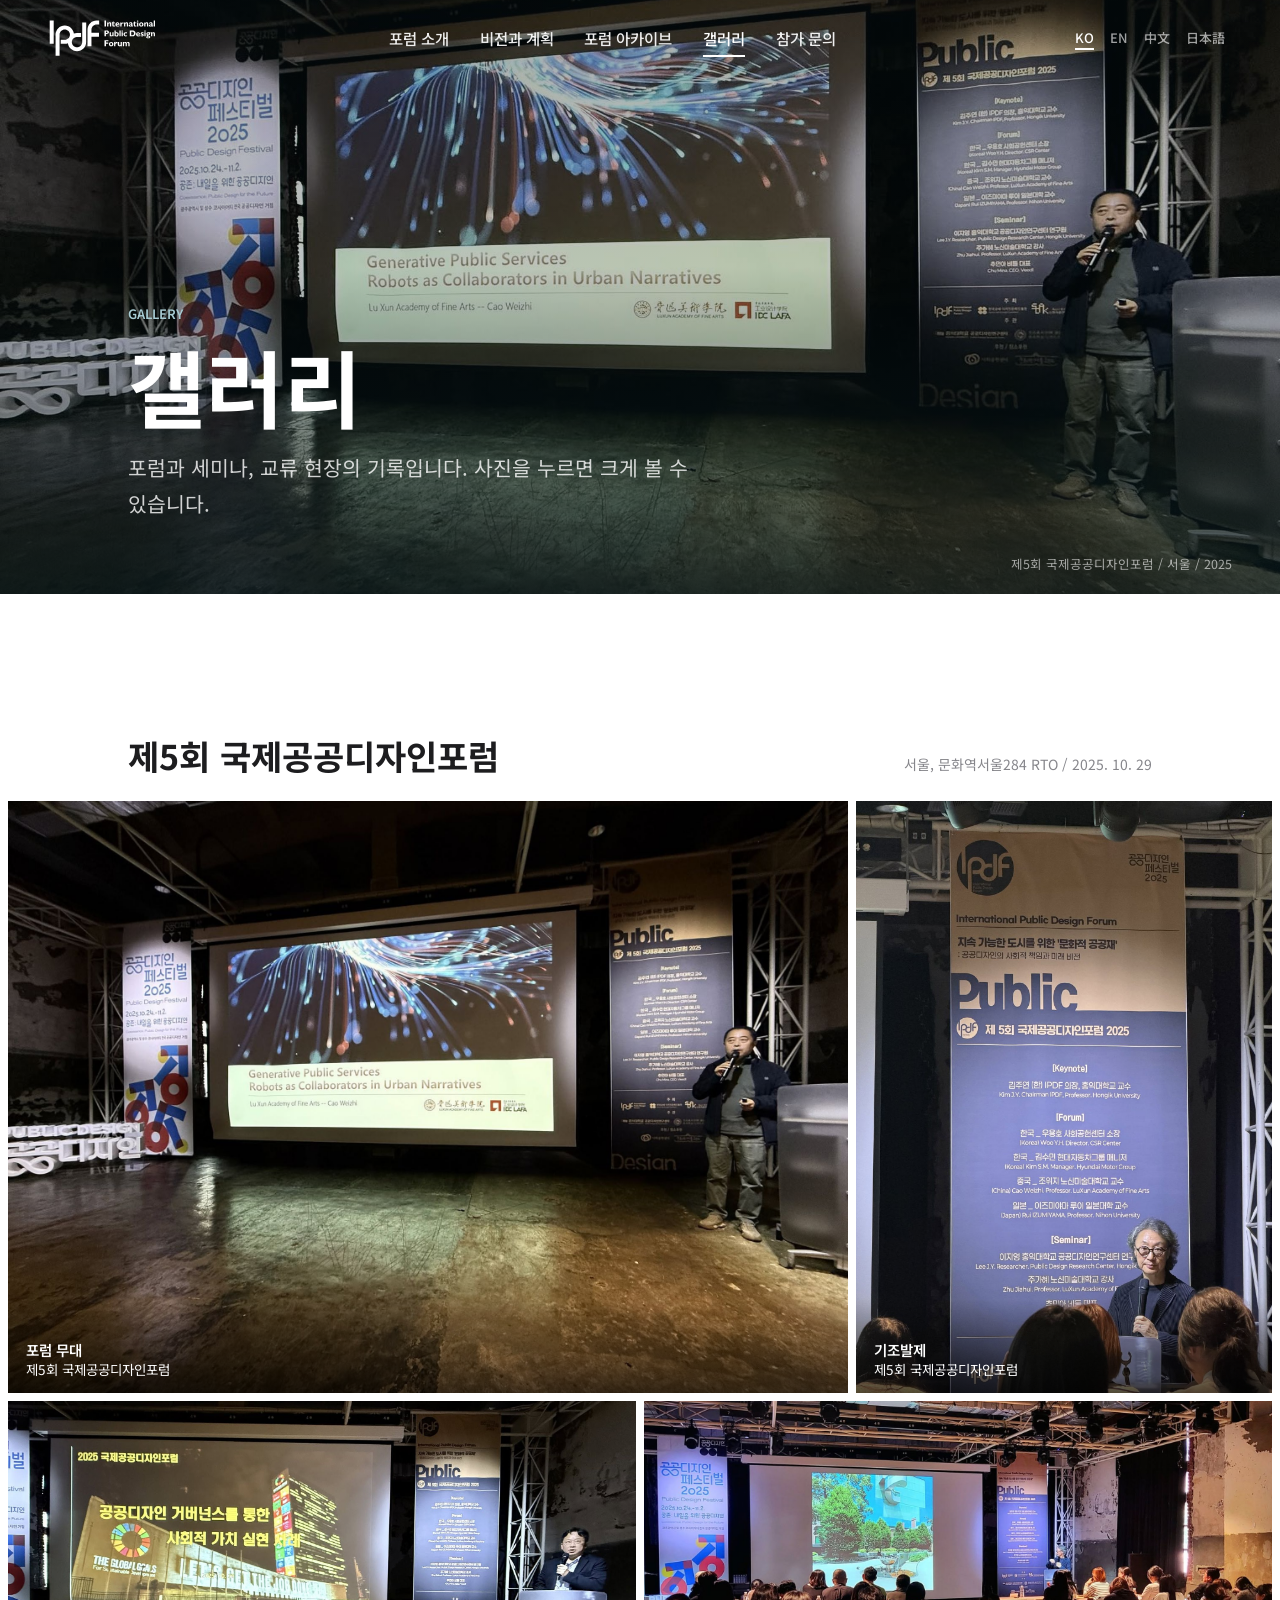
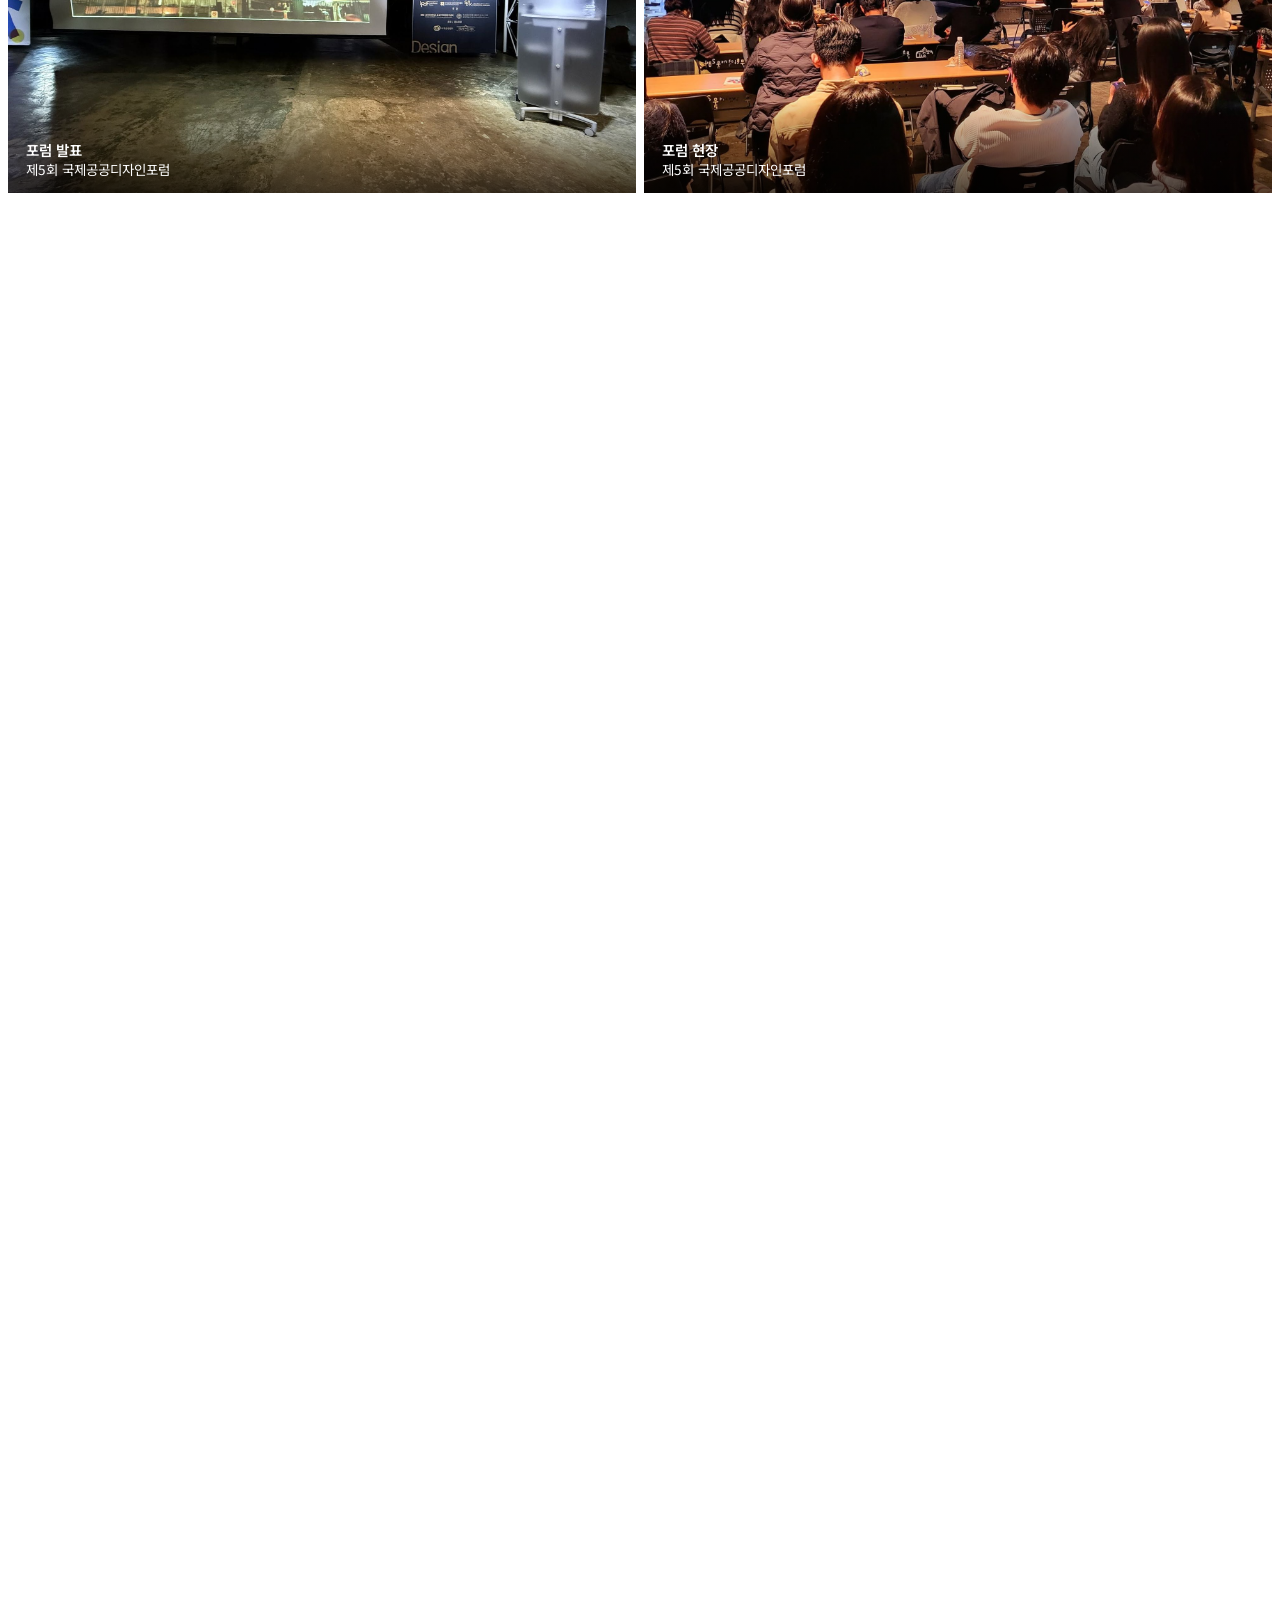
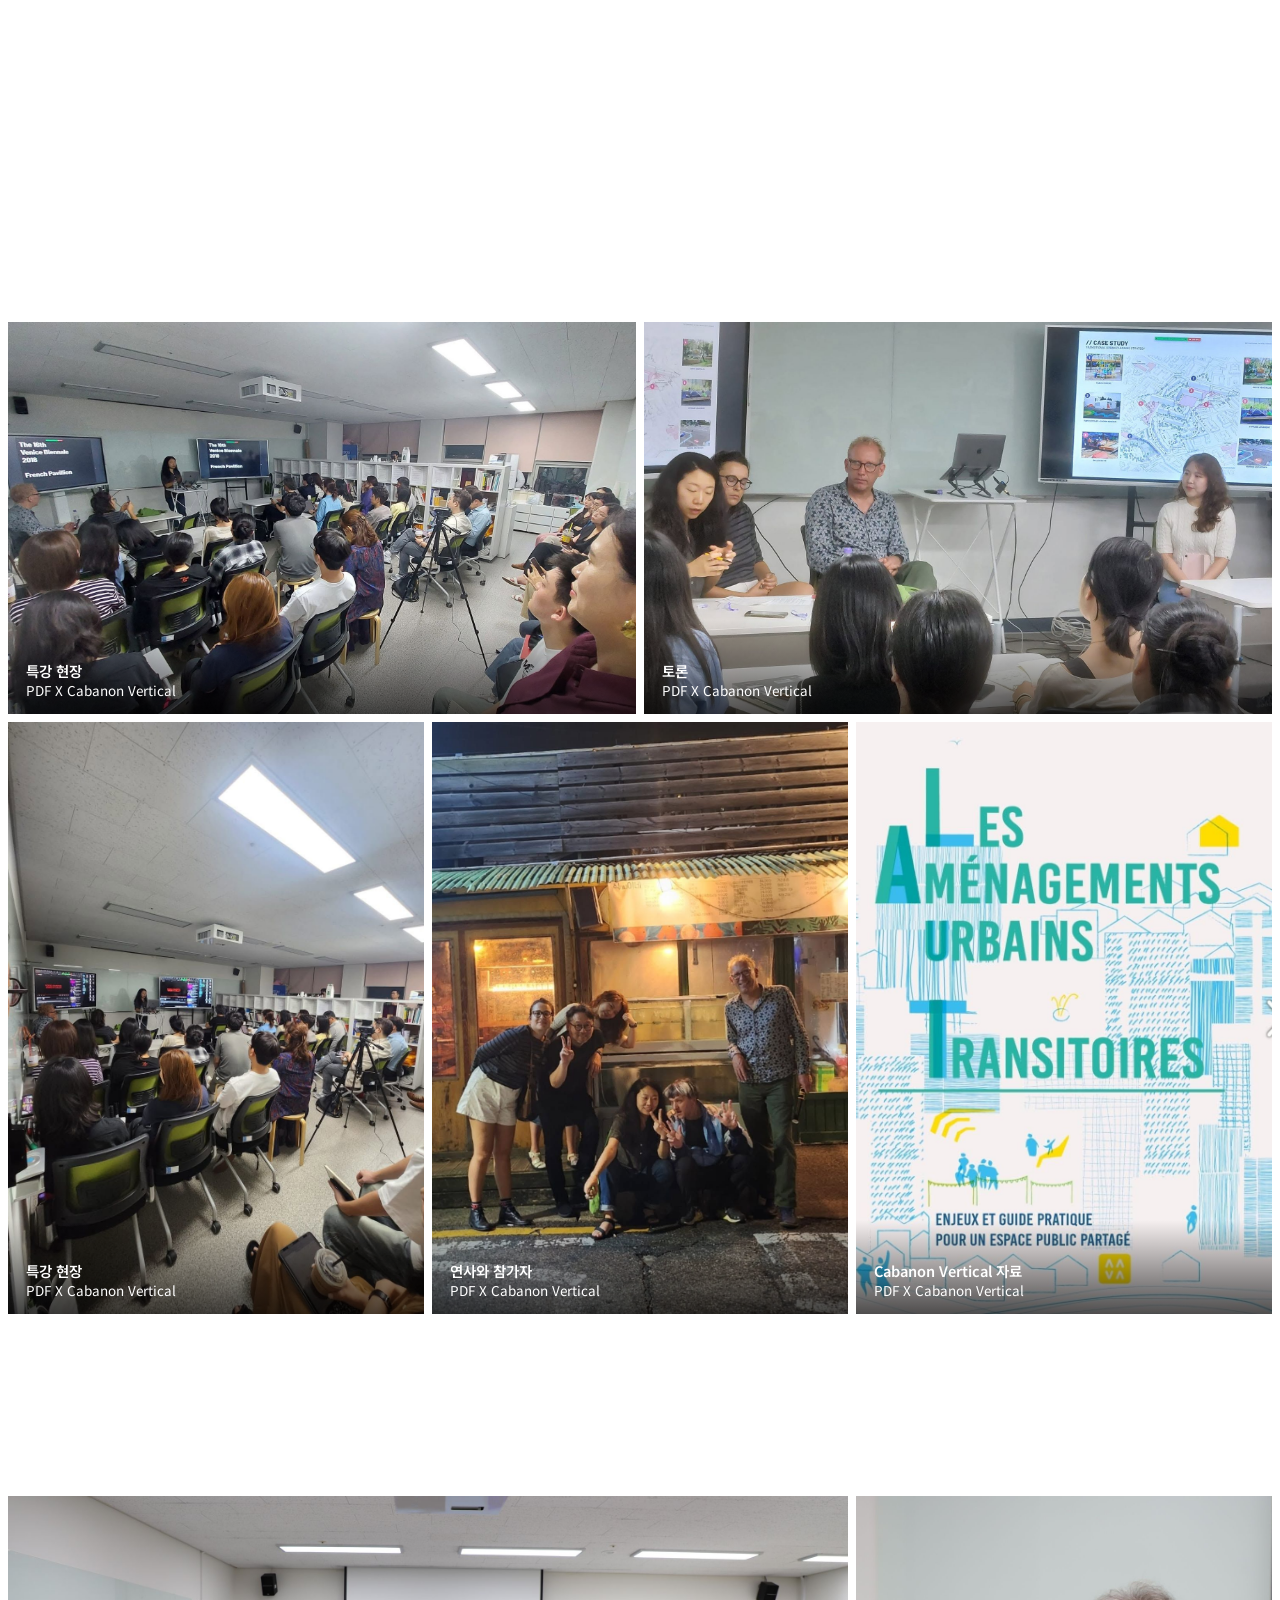
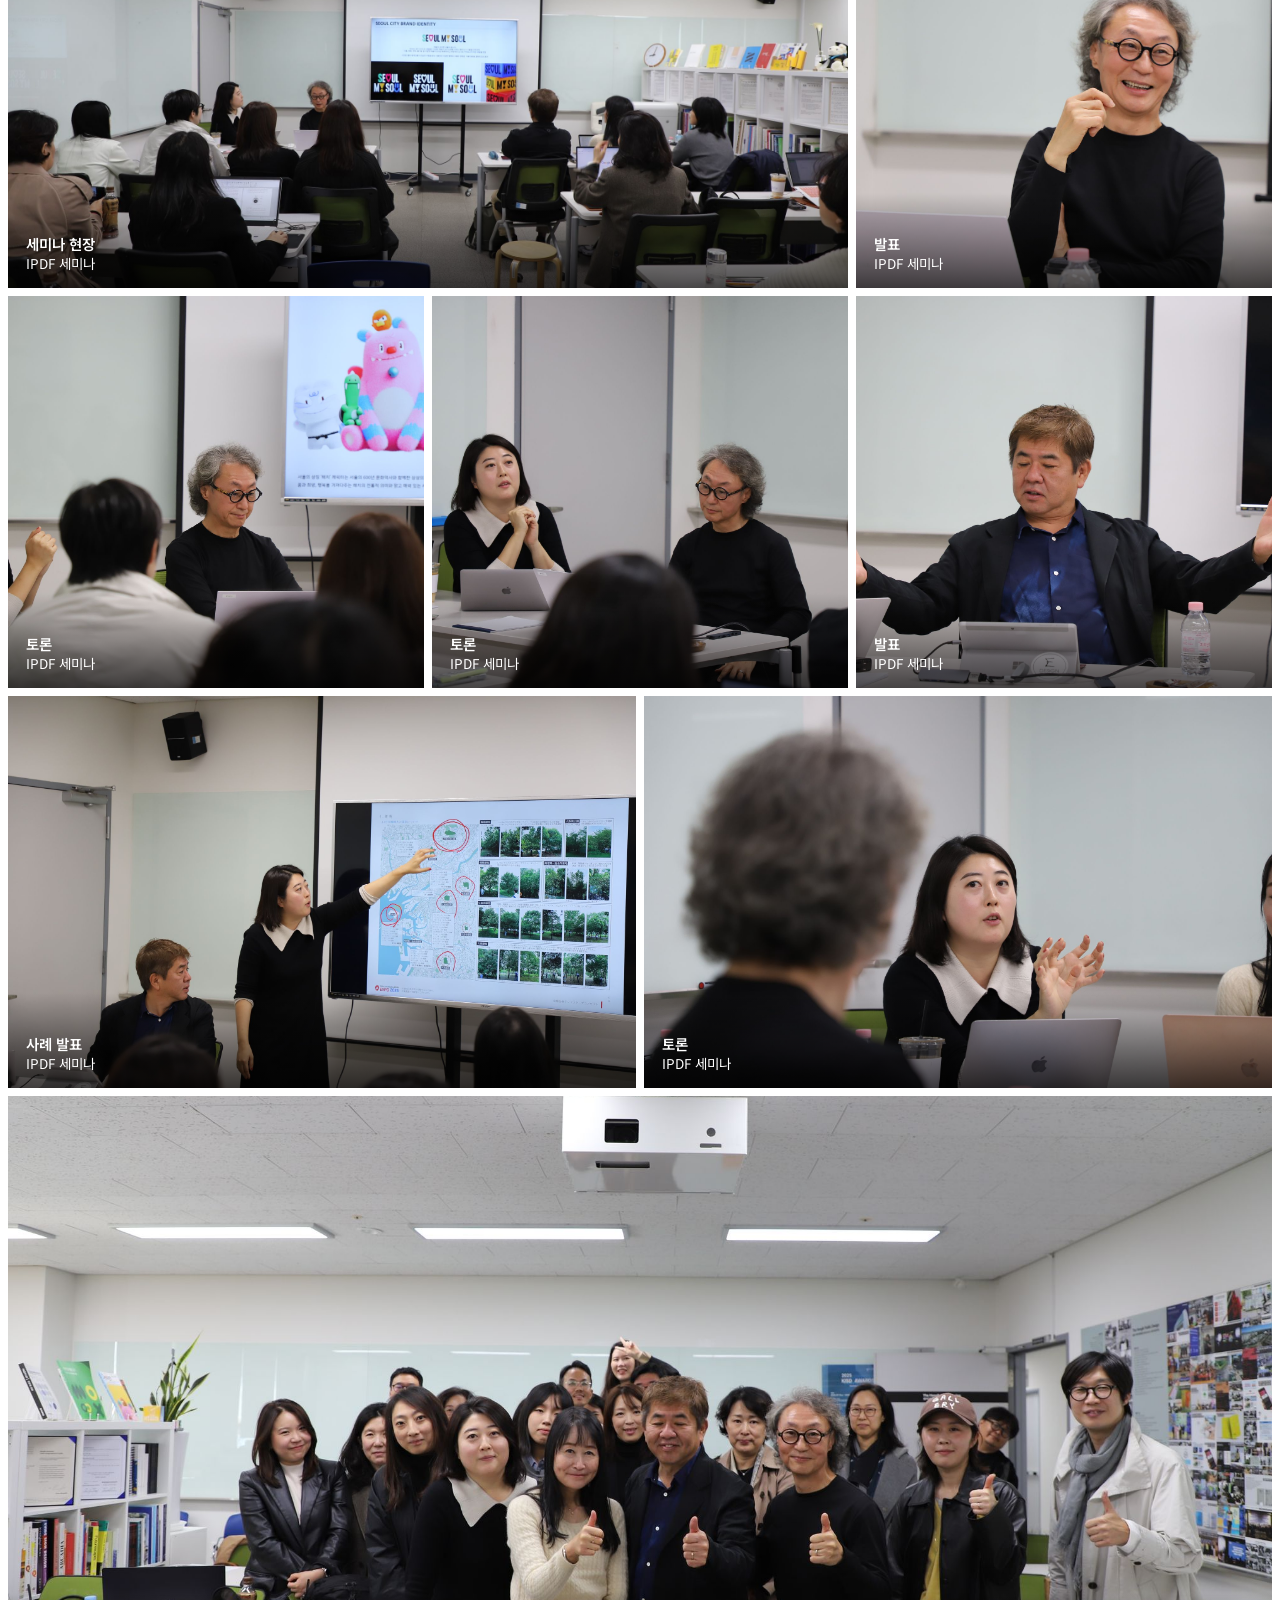
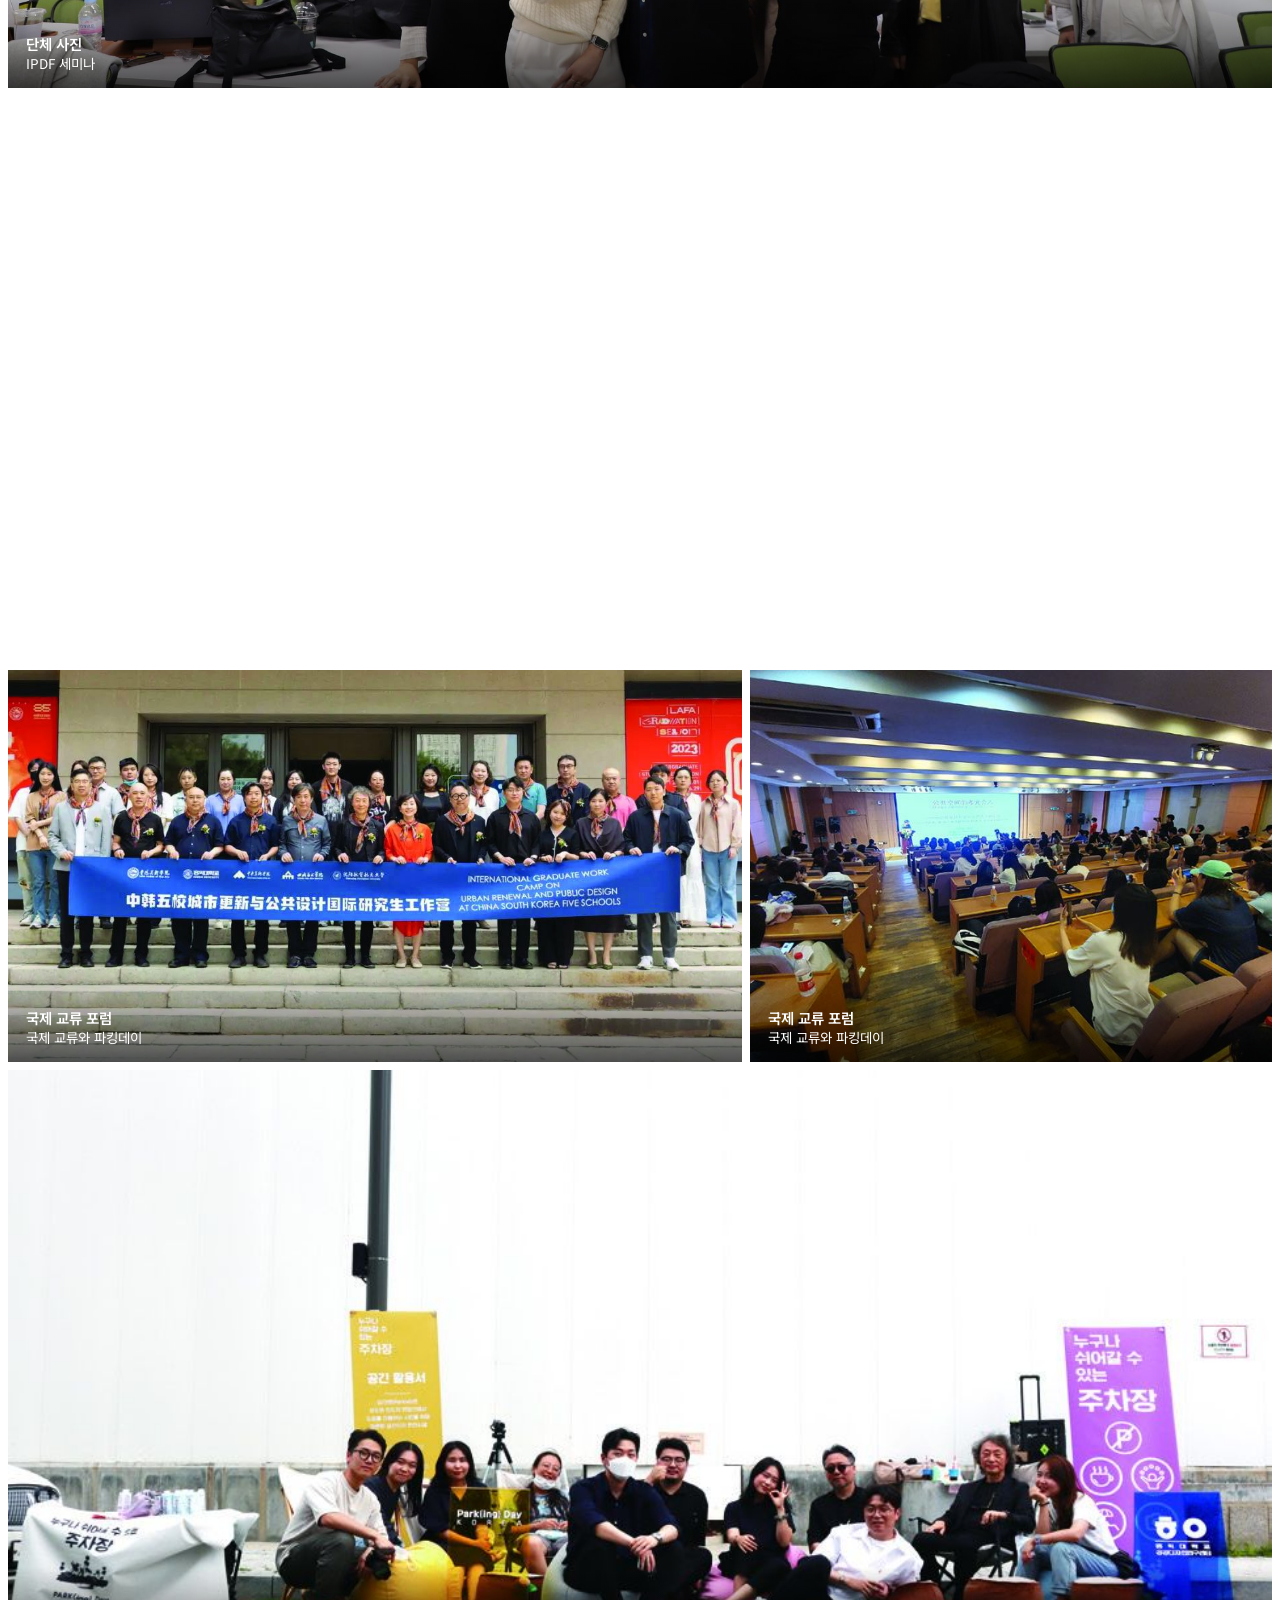
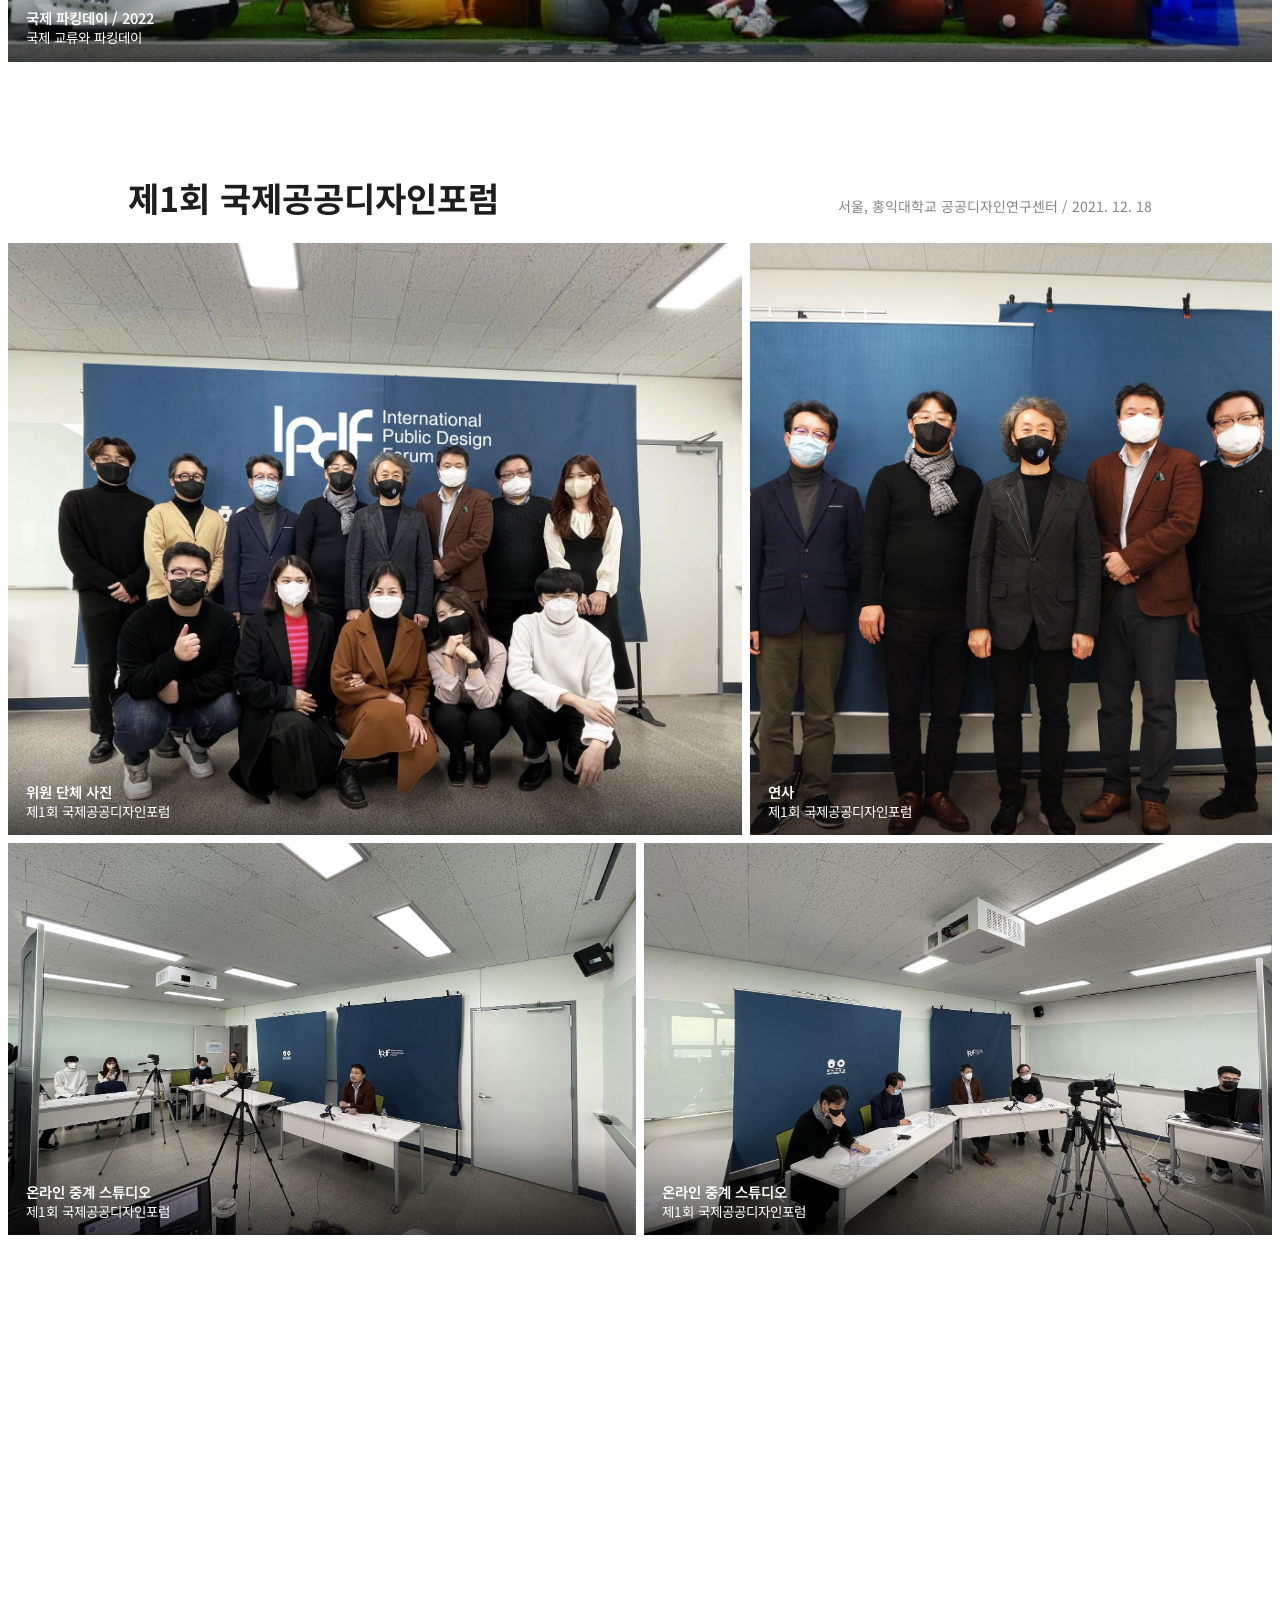
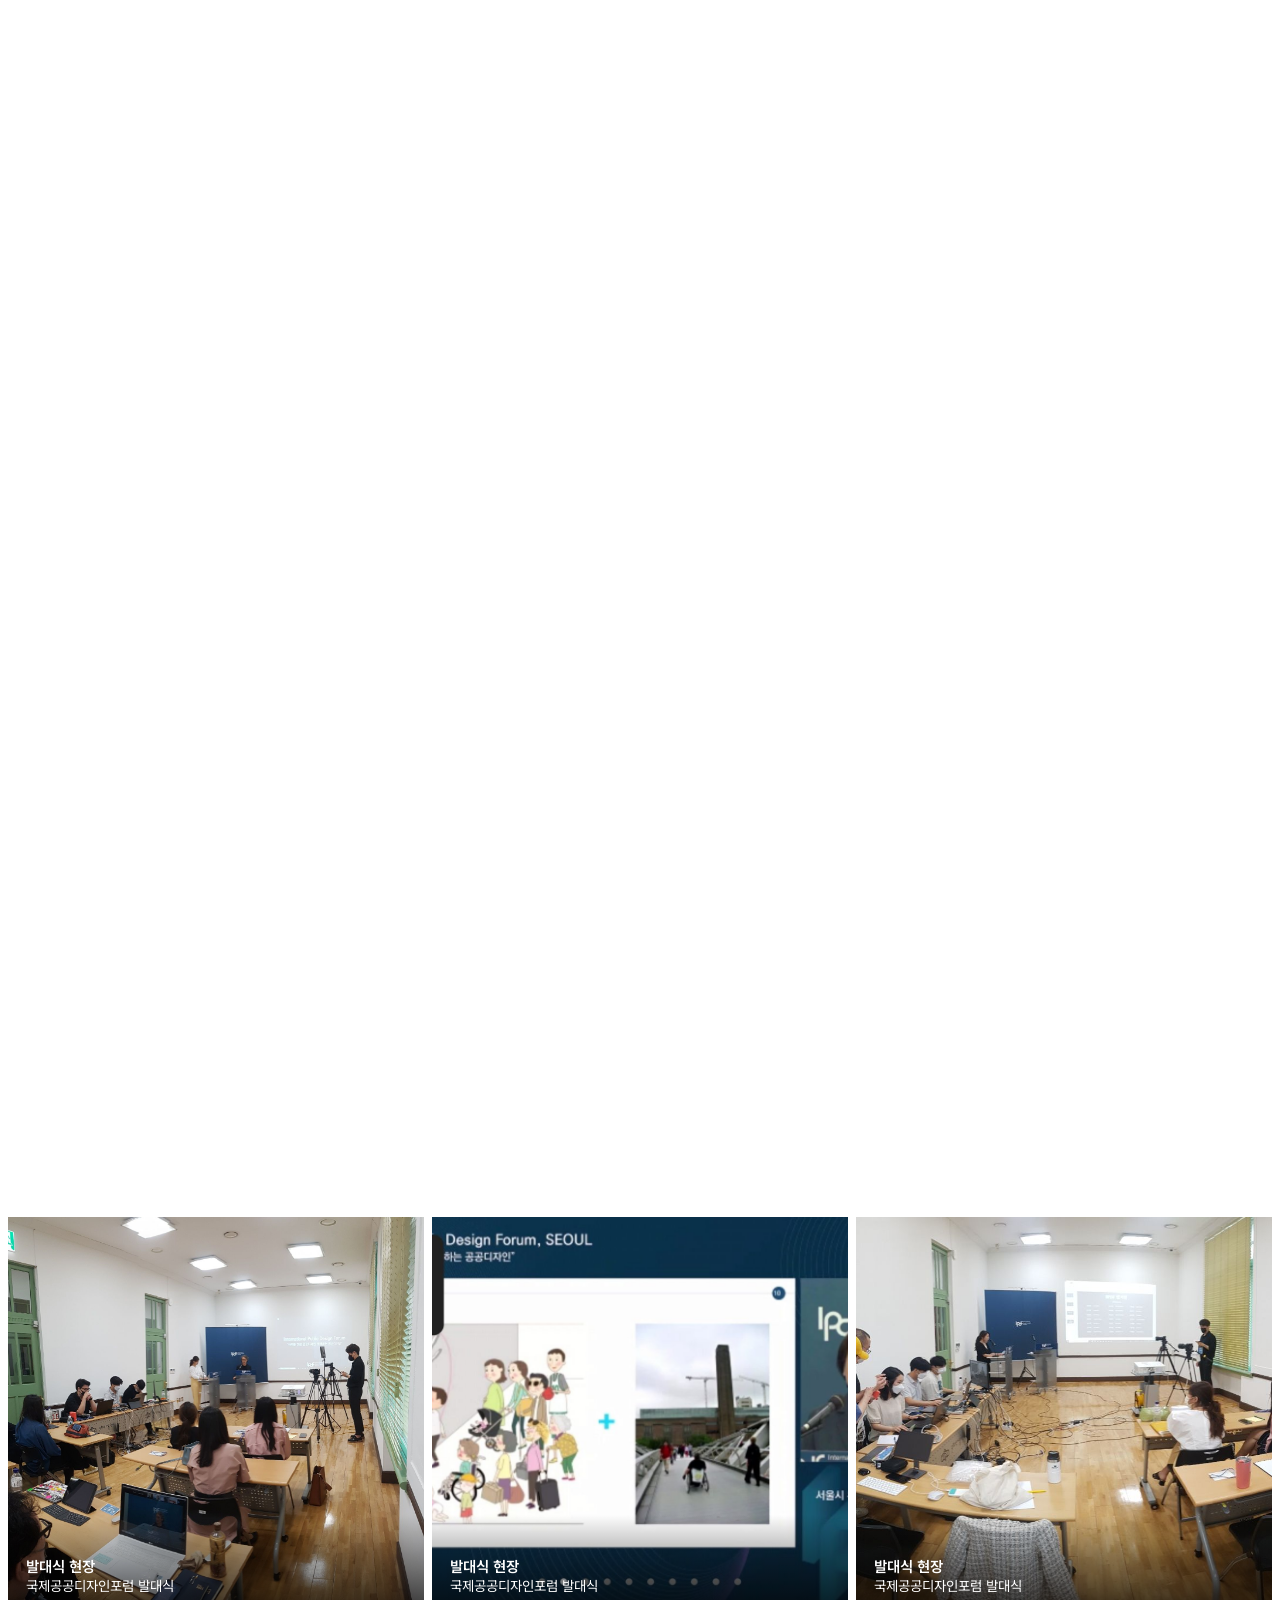
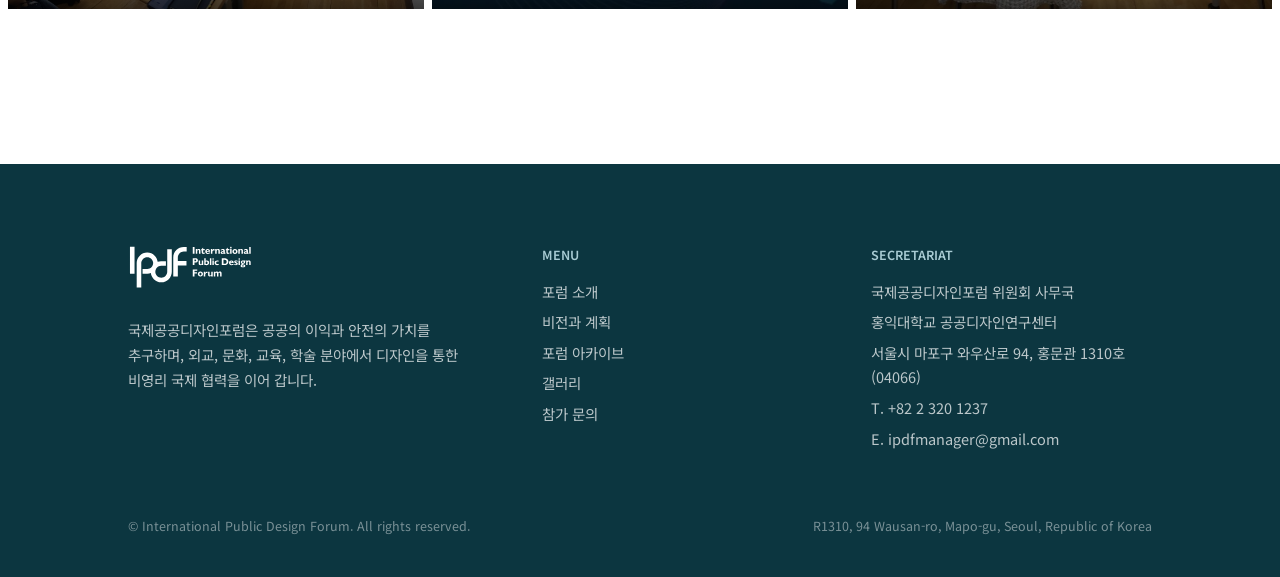
<file: gallery.html>
<!DOCTYPE html>
<html lang="ko">
<head>
<meta charset="UTF-8">
<meta name="viewport" content="width=device-width, initial-scale=1">
<title>갤러리 | IPDF 국제공공디자인포럼</title>
<meta name="description" content="국제공공디자인포럼의 포럼, 세미나, 교류 현장 사진.">
<meta name="keywords" content="국제공공디자인포럼, IPDF, International Public Design Forum, 공공디자인, 국제포럼, 사회를 위한 공공디자인, 함께하는 공공디자인, 홍익대학교 공공디자인연구센터, 公共设计, 公共デザイン">
<link rel="canonical" href="https://www.armula.com/ipdf/gallery.html">
<meta property="og:type" content="website">
<meta property="og:site_name" content="IPDF 국제공공디자인포럼">
<meta property="og:url" content="https://www.armula.com/ipdf/gallery.html">
<meta property="og:title" content="갤러리 | IPDF 국제공공디자인포럼">
<meta property="og:description" content="국제공공디자인포럼의 포럼, 세미나, 교류 현장 사진.">
<meta property="og:image" content="https://www.armula.com/ipdf/images/photo/f2025-stage.jpg">
<meta name="twitter:card" content="summary_large_image">
<meta name="theme-color" content="#134B57">
<script type="application/ld+json">{"@context": "https://schema.org", "@type": "Organization", "name": "국제공공디자인포럼", "alternateName": ["International Public Design Forum", "IPDF"], "url": "https://www.armula.com/ipdf/", "foundingDate": "2021-08-28", "email": "ipdfmanager@gmail.com", "telephone": "+82-2-320-1237", "address": {"@type": "PostalAddress", "streetAddress": "와우산로 94 홍문관 1310호", "addressLocality": "마포구", "addressRegion": "서울특별시", "postalCode": "04066", "addressCountry": "KR"}}</script>
<link rel="icon" type="image/svg+xml" href="images/logo-mark-teal.svg">
<link rel="preconnect" href="https://fonts.googleapis.com"><link rel="preconnect" href="https://fonts.gstatic.com" crossorigin>
<link rel="stylesheet" href="https://fonts.googleapis.com/css2?family=Noto+Sans+KR:wght@300;400;500;600;700&display=swap">
<link rel="stylesheet" href="assets/site.css">
</head>
<body class="page-gallery">
<a class="sr" href="#main">본문 바로가기</a>
<header class="site">
  <div class="wrap nav">
    <a href="index.html" class="logo" aria-label="IPDF 국제공공디자인포럼 홈"><img src="images/logo-h-white.svg" alt="IPDF International Public Design Forum" width="305" height="112"></a>
    <nav class="nav-menu" aria-label="주 메뉴"><ul class="menu"><li><a href="about.html">포럼 소개</a></li><li><a href="vision.html">비전과 계획</a></li><li><a href="forums.html">포럼 아카이브</a></li><li><a href="gallery.html" aria-current=page>갤러리</a></li><li><a href="about.html#contact">참가 문의</a></li></ul></nav>
    <div class="nav-actions"><ul class="lang" aria-label="언어 선택 (Google 번역)" translate="no"><li><a href="?lang=ko" data-lang="ko" lang="ko" title="한국어">KO</a></li><li><a href="?lang=en" data-lang="en" lang="en" title="English (Google Translate)">EN</a></li><li><a href="?lang=zh-CN" data-lang="zh-CN" lang="zh-CN" title="中文 (Google 翻译)">中文</a></li><li><a href="?lang=ja" data-lang="ja" lang="ja" title="日本語 (Google 翻訳)">日本語</a></li></ul><button class="burger" aria-label="메뉴 열기" aria-expanded="false" aria-controls="mobileMenu"><span></span><span></span><span></span></button></div>
  </div>
</header>
<div class="mobile-menu" id="mobileMenu">
  <ul class="lang" aria-label="언어 선택 (Google 번역)" translate="no"><li><a href="?lang=ko" data-lang="ko" lang="ko" title="한국어">KO</a></li><li><a href="?lang=en" data-lang="en" lang="en" title="English (Google Translate)">EN</a></li><li><a href="?lang=zh-CN" data-lang="zh-CN" lang="zh-CN" title="中文 (Google 翻译)">中文</a></li><li><a href="?lang=ja" data-lang="ja" lang="ja" title="日本語 (Google 翻訳)">日本語</a></li></ul>
  <a class="m-link" href="index.html">홈</a><a class="m-link" href="about.html">포럼 소개</a><a class="m-link" href="vision.html">비전과 계획</a><a class="m-link" href="forums.html">포럼 아카이브</a><a class="m-link" href="gallery.html">갤러리</a><a class="m-link" href="about.html#contact">참가 문의</a>
  <p class="m-contact">ipdfmanager@gmail.com<br>+82 2 320 1237</p>
</div>
<main id="main">

<section class="phero">
  <img src="images/photo/f2025-stage.jpg" alt="제5회 국제공공디자인포럼 무대">
  <div class="wrap">
    <span class="kicker light">Gallery</span>
    <h1 class="h-hero">갤러리</h1>
    <p class="lead">포럼과 세미나, 교류 현장의 기록입니다. 사진을 누르면 크게 볼 수 있습니다.</p>
  </div>
  <span class="cap">제5회 국제공공디자인포럼 / 서울 / 2025</span>
</section>
<section class="sec" style="padding-bottom:40px"><div class="g-group"><div class="wrap g-head rv"><h2>제5회 국제공공디자인포럼</h2><span>서울, 문화역서울284 RTO / 2025. 10. 29</span></div><div class="full-bleed"><div class="mosaic"><figure class="c8 r3 rv" data-lb><img src="images/photo/f2025-stage.jpg" alt="포럼 무대 제5회 국제공공디자인포럼" loading="lazy"><figcaption><b>포럼 무대</b>제5회 국제공공디자인포럼</figcaption></figure><figure class="c4 r3 rv" data-lb><img src="images/photo/f2025-poster-stand.jpg" alt="기조발제 제5회 국제공공디자인포럼" loading="lazy"><figcaption><b>기조발제</b>제5회 국제공공디자인포럼</figcaption></figure><figure class="c6 r2 rv" data-lb><img src="images/photo/f2025-keynote.jpg" alt="포럼 발표 제5회 국제공공디자인포럼" loading="lazy"><figcaption><b>포럼 발표</b>제5회 국제공공디자인포럼</figcaption></figure><figure class="c6 r2 rv" data-lb><img src="images/photo/f2025-hall.jpg" alt="포럼 현장 제5회 국제공공디자인포럼" loading="lazy"><figcaption><b>포럼 현장</b>제5회 국제공공디자인포럼</figcaption></figure><figure class="c12 r2 rv" data-lb><img src="images/photo/f2025-audience.jpg" alt="세미나 제5회 국제공공디자인포럼" loading="lazy"><figcaption><b>세미나</b>제5회 국제공공디자인포럼</figcaption></figure></div></div></div><div class="g-group"><div class="wrap g-head rv"><h2>제4회 국제공공디자인포럼</h2><span>중국 시안, 시안건축과기대학 / 2024. 6. 14</span></div><div class="full-bleed"><div class="mosaic"><figure class="c7 r3 rv" data-lb><img src="images/photo/f2024-banner.jpg" alt="참가자 단체 사진 제4회 국제공공디자인포럼" loading="lazy"><figcaption><b>참가자 단체 사진</b>제4회 국제공공디자인포럼</figcaption></figure><figure class="c5 r3 rv" data-lb><img src="images/photo/f2024-designx.jpg" alt="Design X 발표 제4회 국제공공디자인포럼" loading="lazy"><figcaption><b>Design X 발표</b>제4회 국제공공디자인포럼</figcaption></figure><figure class="c4 r2 rv" data-lb><img src="images/photo/f2024-group.jpg" alt="참가자 단체 사진 제4회 국제공공디자인포럼" loading="lazy"><figcaption><b>참가자 단체 사진</b>제4회 국제공공디자인포럼</figcaption></figure><figure class="c4 r2 rv" data-lb><img src="images/photo/f2024-hall.jpg" alt="포럼 강당 제4회 국제공공디자인포럼" loading="lazy"><figcaption><b>포럼 강당</b>제4회 국제공공디자인포럼</figcaption></figure><figure class="c4 r2 rv" data-lb><img src="images/photo/f2024-hall2.jpg" alt="포럼 강당 제4회 국제공공디자인포럼" loading="lazy"><figcaption><b>포럼 강당</b>제4회 국제공공디자인포럼</figcaption></figure><figure class="c6 r2 rv" data-lb><img src="images/photo/f2024-audience.jpg" alt="토론 제4회 국제공공디자인포럼" loading="lazy"><figcaption><b>토론</b>제4회 국제공공디자인포럼</figcaption></figure><figure class="c6 r2 rv" data-lb><img src="images/photo/f2024-panel.jpg" alt="참가자 제4회 국제공공디자인포럼" loading="lazy"><figcaption><b>참가자</b>제4회 국제공공디자인포럼</figcaption></figure><figure class="c12 r3 rv" data-lb><img src="images/photo/f2024-outdoor.jpg" alt="참가자 단체 사진 제4회 국제공공디자인포럼" loading="lazy"><figcaption><b>참가자 단체 사진</b>제4회 국제공공디자인포럼</figcaption></figure></div></div></div><div class="g-group"><div class="wrap g-head rv"><h2>GK 세미나 &amp; Pre-IPDF 2024</h2><span>일본 도쿄, GK 디자인그룹 / 2024. 1. 19</span></div><div class="full-bleed"><div class="mosaic"><figure class="c8 r2 rv" data-lb><img src="images/photo/gk2024-group.jpg" alt="참가자 단체 사진 GK 세미나 &amp; Pre-IPDF 2024" loading="lazy"><figcaption><b>참가자 단체 사진</b>GK 세미나 &amp; Pre-IPDF 2024</figcaption></figure><figure class="c4 r2 rv" data-lb><img src="images/photo/gk2024-seminar.jpg" alt="세미나 GK 세미나 &amp; Pre-IPDF 2024" loading="lazy"><figcaption><b>세미나</b>GK 세미나 &amp; Pre-IPDF 2024</figcaption></figure></div></div></div><div class="g-group"><div class="wrap g-head rv"><h2>PDF X Cabanon Vertical</h2><span>서울, 홍익대학교 / 2023. 9. 19</span></div><div class="full-bleed"><div class="mosaic"><figure class="c6 r2 rv" data-lb><img src="images/photo/cab2023-hall.jpg" alt="특강 현장 PDF X Cabanon Vertical" loading="lazy"><figcaption><b>특강 현장</b>PDF X Cabanon Vertical</figcaption></figure><figure class="c6 r2 rv" data-lb><img src="images/photo/cab2023-talk.jpg" alt="토론 PDF X Cabanon Vertical" loading="lazy"><figcaption><b>토론</b>PDF X Cabanon Vertical</figcaption></figure><figure class="c4 r3 rv" data-lb><img src="images/photo/cab2023-room.jpg" alt="특강 현장 PDF X Cabanon Vertical" loading="lazy"><figcaption><b>특강 현장</b>PDF X Cabanon Vertical</figcaption></figure><figure class="c4 r3 rv" data-lb><img src="images/photo/cab2023-night.jpg" alt="연사와 참가자 PDF X Cabanon Vertical" loading="lazy"><figcaption><b>연사와 참가자</b>PDF X Cabanon Vertical</figcaption></figure><figure class="c4 r3 rv" data-lb><img src="images/photo/cab2023-book.jpg" alt="Cabanon Vertical 자료 PDF X Cabanon Vertical" loading="lazy"><figcaption><b>Cabanon Vertical 자료</b>PDF X Cabanon Vertical</figcaption></figure></div></div></div><div class="g-group"><div class="wrap g-head rv"><h2>IPDF 세미나</h2><span>서울, 홍익대학교 공공디자인연구센터</span></div><div class="full-bleed"><div class="mosaic"><figure class="c8 r2 rv" data-lb><img src="images/photo/sem-1.jpg" alt="세미나 현장 IPDF 세미나" loading="lazy"><figcaption><b>세미나 현장</b>IPDF 세미나</figcaption></figure><figure class="c4 r2 rv" data-lb><img src="images/photo/sem-5.jpg" alt="발표 IPDF 세미나" loading="lazy"><figcaption><b>발표</b>IPDF 세미나</figcaption></figure><figure class="c4 r2 rv" data-lb><img src="images/photo/sem-3.jpg" alt="토론 IPDF 세미나" loading="lazy"><figcaption><b>토론</b>IPDF 세미나</figcaption></figure><figure class="c4 r2 rv" data-lb><img src="images/photo/sem-4.jpg" alt="토론 IPDF 세미나" loading="lazy"><figcaption><b>토론</b>IPDF 세미나</figcaption></figure><figure class="c4 r2 rv" data-lb><img src="images/photo/sem-6.jpg" alt="발표 IPDF 세미나" loading="lazy"><figcaption><b>발표</b>IPDF 세미나</figcaption></figure><figure class="c6 r2 rv" data-lb><img src="images/photo/sem-7.jpg" alt="사례 발표 IPDF 세미나" loading="lazy"><figcaption><b>사례 발표</b>IPDF 세미나</figcaption></figure><figure class="c6 r2 rv" data-lb><img src="images/photo/sem-8.jpg" alt="토론 IPDF 세미나" loading="lazy"><figcaption><b>토론</b>IPDF 세미나</figcaption></figure><figure class="c12 r3 rv" data-lb><img src="images/photo/sem-9.jpg" alt="단체 사진 IPDF 세미나" loading="lazy"><figcaption><b>단체 사진</b>IPDF 세미나</figcaption></figure><figure class="c4 r2 rv" data-lb><img src="images/photo/sem-11.jpg" alt="세미나 기록 IPDF 세미나" loading="lazy"><figcaption><b>세미나 기록</b>IPDF 세미나</figcaption></figure><figure class="c4 r2 rv" data-lb><img src="images/photo/sem-12.jpg" alt="세미나 기록 IPDF 세미나" loading="lazy"><figcaption><b>세미나 기록</b>IPDF 세미나</figcaption></figure><figure class="c4 r2 rv" data-lb><img src="images/photo/sem-10.jpg" alt="세미나 현장 IPDF 세미나" loading="lazy"><figcaption><b>세미나 현장</b>IPDF 세미나</figcaption></figure></div></div></div><div class="g-group"><div class="wrap g-head rv"><h2>국제 교류와 파킹데이</h2><span>중국 / 서울 / 2022~2023</span></div><div class="full-bleed"><div class="mosaic"><figure class="c7 r2 rv" data-lb><img src="images/photo/china-group.jpg" alt="국제 교류 포럼 국제 교류와 파킹데이" loading="lazy"><figcaption><b>국제 교류 포럼</b>국제 교류와 파킹데이</figcaption></figure><figure class="c5 r2 rv" data-lb><img src="images/photo/china-hall.jpg" alt="국제 교류 포럼 국제 교류와 파킹데이" loading="lazy"><figcaption><b>국제 교류 포럼</b>국제 교류와 파킹데이</figcaption></figure><figure class="c12 r3 rv" data-lb><img src="images/photo/parkingday-2022.jpg" alt="국제 파킹데이 / 2022 국제 교류와 파킹데이" loading="lazy"><figcaption><b>국제 파킹데이 / 2022</b>국제 교류와 파킹데이</figcaption></figure></div></div></div><div class="g-group"><div class="wrap g-head rv"><h2>제1회 국제공공디자인포럼</h2><span>서울, 홍익대학교 공공디자인연구센터 / 2021. 12. 18</span></div><div class="full-bleed"><div class="mosaic"><figure class="c7 r3 rv" data-lb><img src="images/photo/f2021-1st-group.jpg" alt="위원 단체 사진 제1회 국제공공디자인포럼" loading="lazy"><figcaption><b>위원 단체 사진</b>제1회 국제공공디자인포럼</figcaption></figure><figure class="c5 r3 rv" data-lb><img src="images/photo/f2021-1st-speakers.jpg" alt="연사 제1회 국제공공디자인포럼" loading="lazy"><figcaption><b>연사</b>제1회 국제공공디자인포럼</figcaption></figure><figure class="c6 r2 rv" data-lb><img src="images/photo/f2021-1st-studio.jpg" alt="온라인 중계 스튜디오 제1회 국제공공디자인포럼" loading="lazy"><figcaption><b>온라인 중계 스튜디오</b>제1회 국제공공디자인포럼</figcaption></figure><figure class="c6 r2 rv" data-lb><img src="images/photo/f2021-1st-studio2.jpg" alt="온라인 중계 스튜디오 제1회 국제공공디자인포럼" loading="lazy"><figcaption><b>온라인 중계 스튜디오</b>제1회 국제공공디자인포럼</figcaption></figure></div></div></div><div class="g-group"><div class="wrap g-head rv"><h2>국제공공디자인포럼 발대식</h2><span>서울, 문화역서울284 / 2021. 8. 28</span></div><div class="full-bleed"><div class="mosaic"><figure class="c8 r3 rv" data-lb><img src="images/photo/f2021-founding-1.jpg" alt="발대식 현장 국제공공디자인포럼 발대식" loading="lazy"><figcaption><b>발대식 현장</b>국제공공디자인포럼 발대식</figcaption></figure><figure class="c4 r3 rv" data-lb><img src="images/photo/f2021-founding-speech.jpg" alt="인사말 국제공공디자인포럼 발대식" loading="lazy"><figcaption><b>인사말</b>국제공공디자인포럼 발대식</figcaption></figure><figure class="c4 r2 rv" data-lb><img src="images/photo/f2021-mou-1.jpg" alt="협약 서명 국제공공디자인포럼 발대식" loading="lazy"><figcaption><b>협약 서명</b>국제공공디자인포럼 발대식</figcaption></figure><figure class="c4 r2 rv" data-lb><img src="images/photo/f2021-mou-3.jpg" alt="협약 서명 국제공공디자인포럼 발대식" loading="lazy"><figcaption><b>협약 서명</b>국제공공디자인포럼 발대식</figcaption></figure><figure class="c4 r2 rv" data-lb><img src="images/photo/f2021-mou-2.jpg" alt="협약 국제공공디자인포럼 발대식" loading="lazy"><figcaption><b>협약</b>국제공공디자인포럼 발대식</figcaption></figure><figure class="c6 r2 rv" data-lb><img src="images/photo/f2021-online-1.jpg" alt="온라인 발표 국제공공디자인포럼 발대식" loading="lazy"><figcaption><b>온라인 발표</b>국제공공디자인포럼 발대식</figcaption></figure><figure class="c6 r2 rv" data-lb><img src="images/photo/f2021-online-2.jpg" alt="온라인 발표 국제공공디자인포럼 발대식" loading="lazy"><figcaption><b>온라인 발표</b>국제공공디자인포럼 발대식</figcaption></figure><figure class="c4 r2 rv" data-lb><img src="images/photo/f2021-founding-2.jpg" alt="발대식 현장 국제공공디자인포럼 발대식" loading="lazy"><figcaption><b>발대식 현장</b>국제공공디자인포럼 발대식</figcaption></figure><figure class="c4 r2 rv" data-lb><img src="images/photo/f2021-founding-3.jpg" alt="발대식 현장 국제공공디자인포럼 발대식" loading="lazy"><figcaption><b>발대식 현장</b>국제공공디자인포럼 발대식</figcaption></figure><figure class="c4 r2 rv" data-lb><img src="images/photo/f2021-founding-room.jpg" alt="발대식 현장 국제공공디자인포럼 발대식" loading="lazy"><figcaption><b>발대식 현장</b>국제공공디자인포럼 발대식</figcaption></figure></div></div></div></section>
</main>
<footer class="site">
  <div class="wrap">
    <div class="foot">
      <div>
        <a href="index.html" class="logo" aria-label="IPDF 홈"><img src="images/logo-h-white.svg" alt="IPDF International Public Design Forum" width="305" height="112" style="height:46px;width:auto"></a>
        <p class="foot-note">국제공공디자인포럼은 공공의 이익과 안전의 가치를 추구하며, 외교, 문화, 교육, 학술 분야에서 디자인을 통한 비영리 국제 협력을 이어 갑니다.</p>
      </div>
      <div>
        <h4>Menu</h4>
        <ul><li><a href="about.html">포럼 소개</a></li><li><a href="vision.html">비전과 계획</a></li><li><a href="forums.html">포럼 아카이브</a></li><li><a href="gallery.html">갤러리</a></li><li><a href="about.html#contact">참가 문의</a></li></ul>
      </div>
      <div>
        <h4>Secretariat</h4>
        <ul><li>국제공공디자인포럼 위원회 사무국</li><li>홍익대학교 공공디자인연구센터</li><li>서울시 마포구 와우산로 94, 홍문관 1310호 (04066)</li><li><a href="tel:+8223201237">T. +82 2 320 1237</a></li><li><a href="mailto:ipdfmanager@gmail.com">E. ipdfmanager@gmail.com</a></li></ul>
      </div>
    </div>
    <div class="copy"><span>&copy; International Public Design Forum. All rights reserved.</span><span>R1310, 94 Wausan-ro, Mapo-gu, Seoul, Republic of Korea</span></div>
  </div>
</footer>
<div id="gt-el" aria-hidden="true"></div>
<script src="assets/site.js"></script>
</body>
</html>
</file>
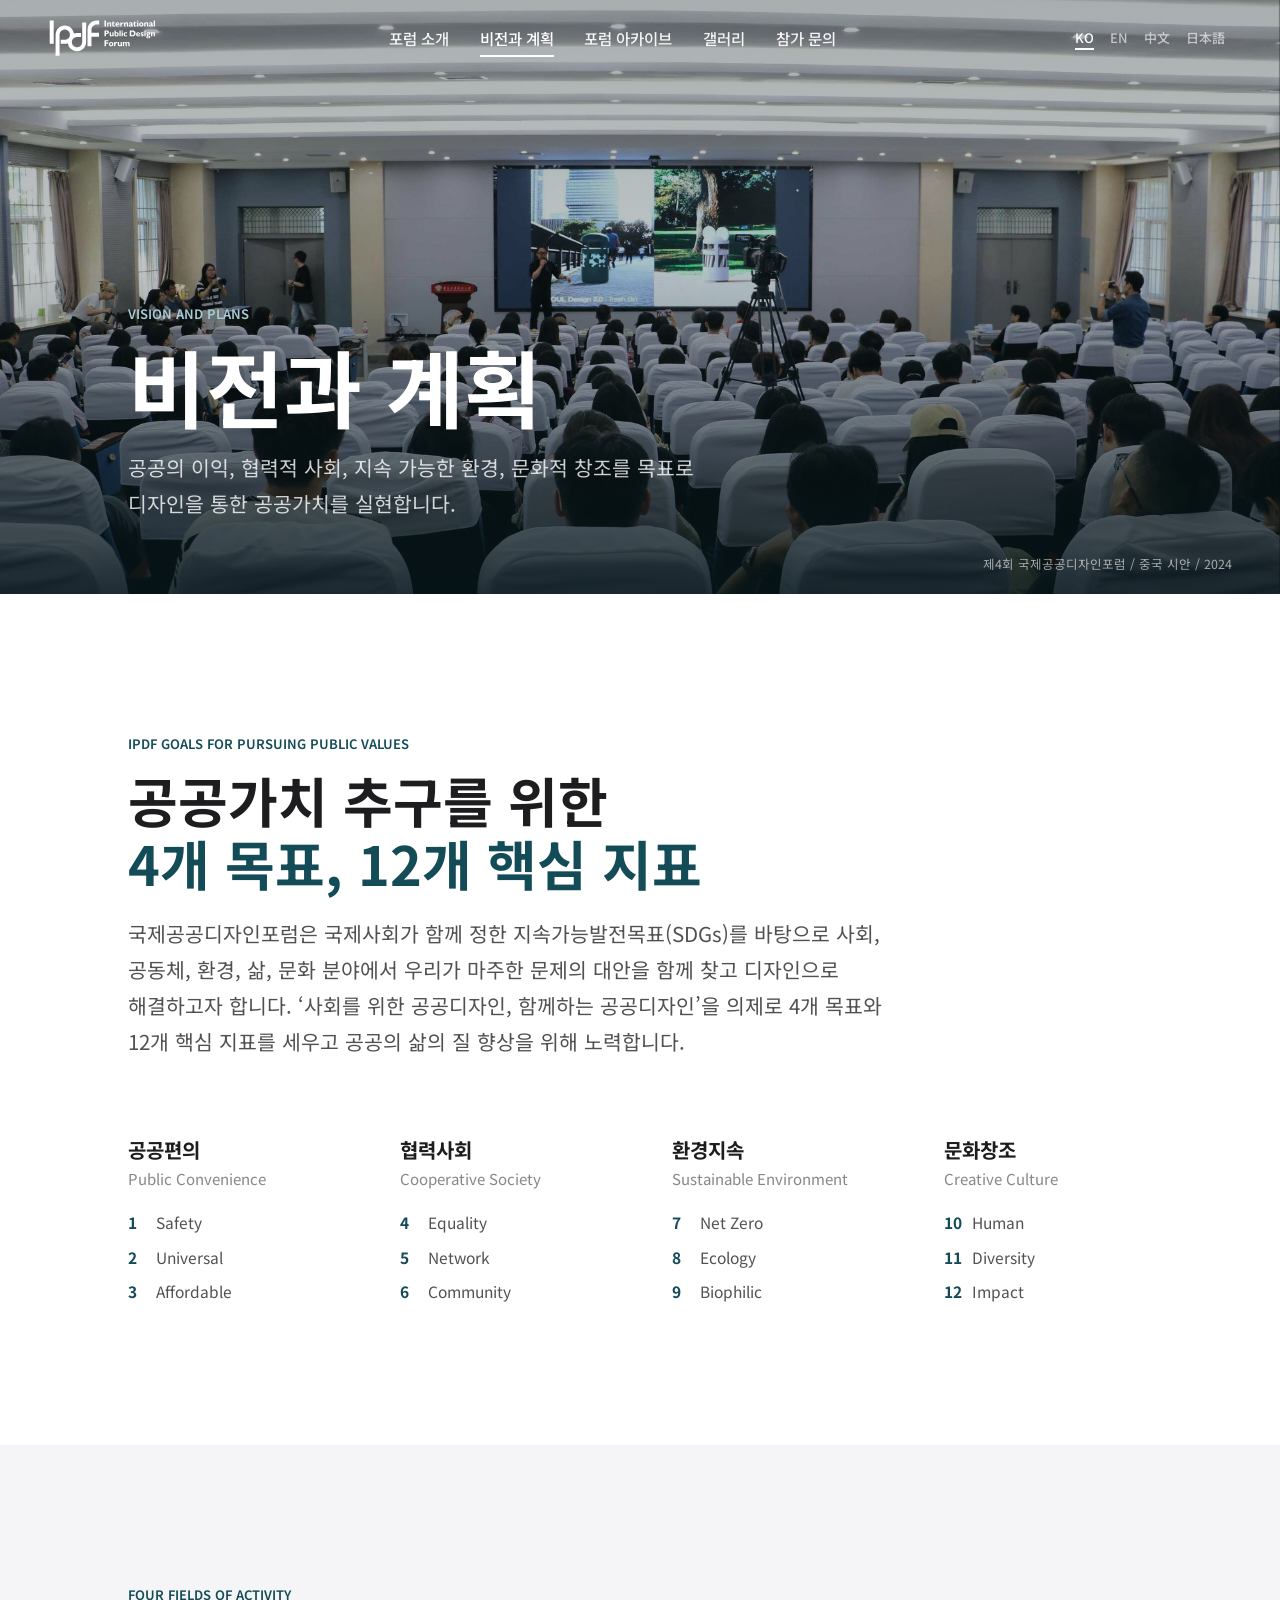
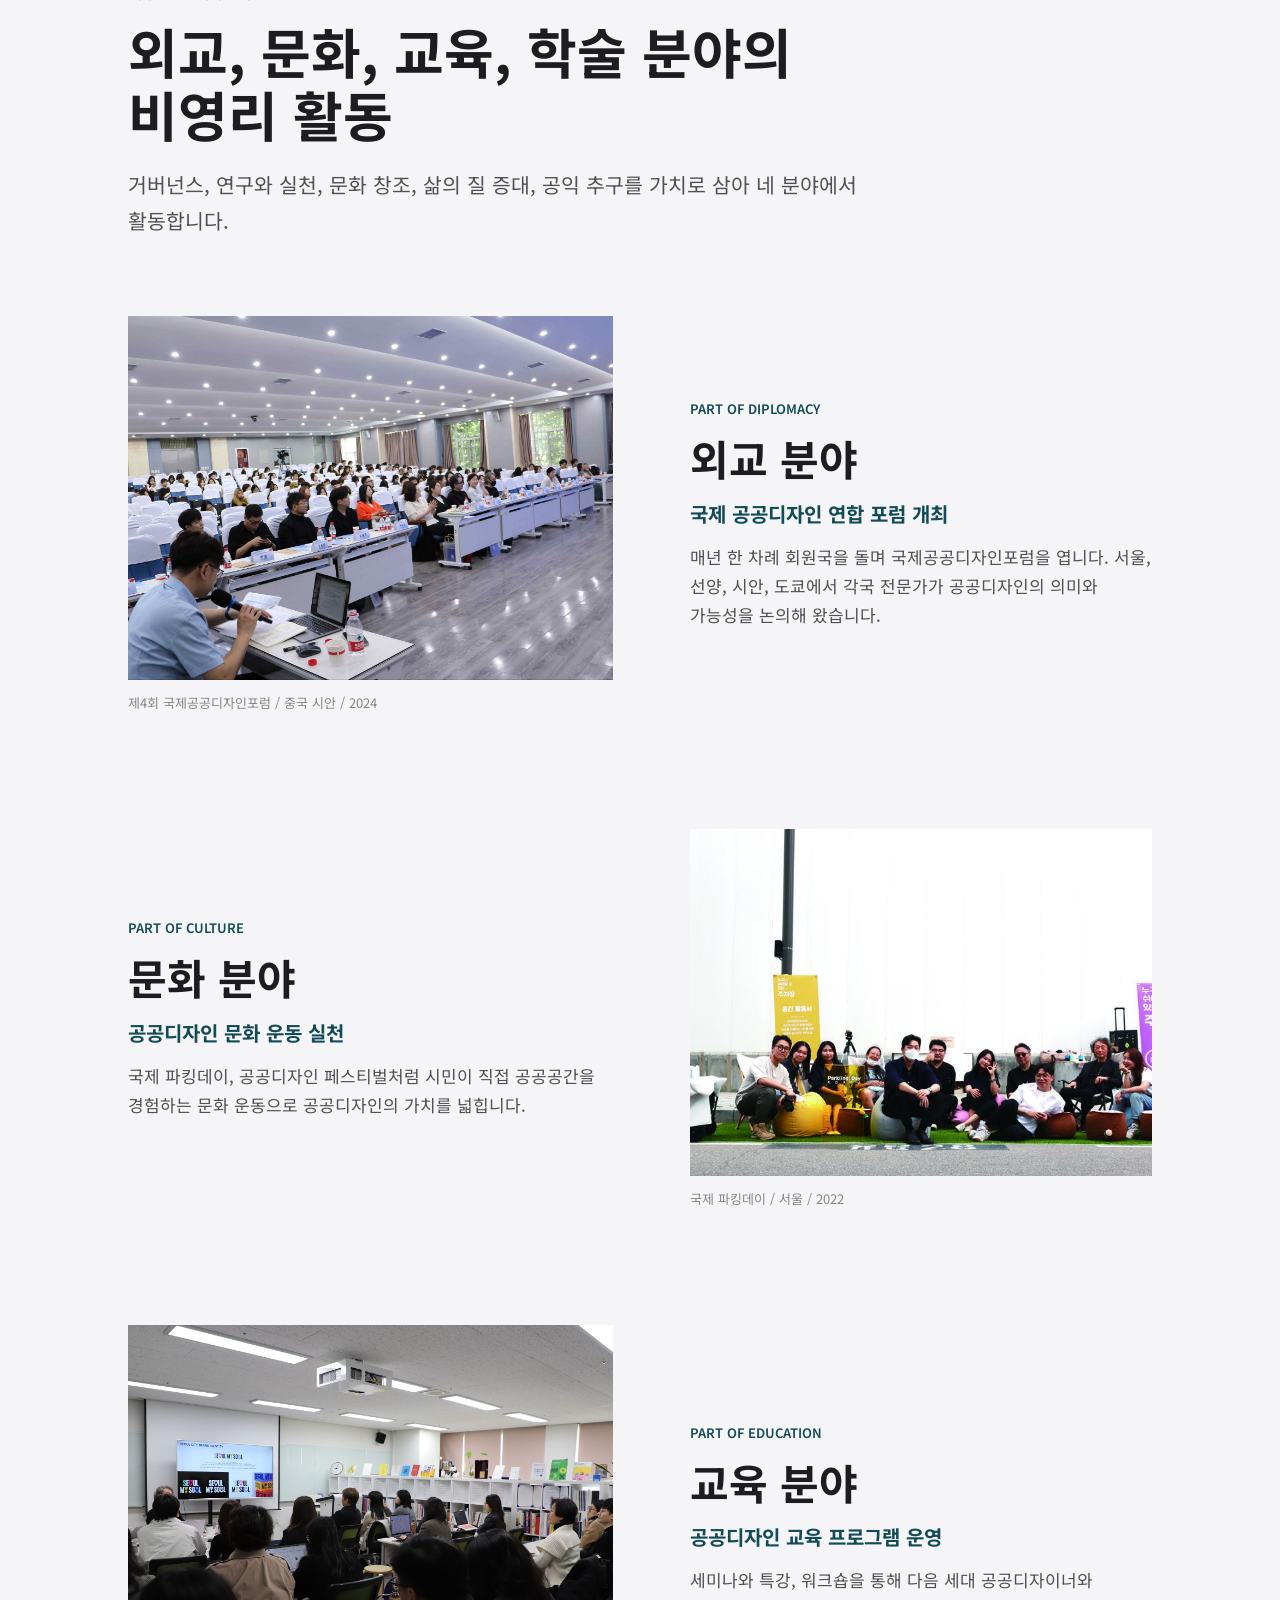
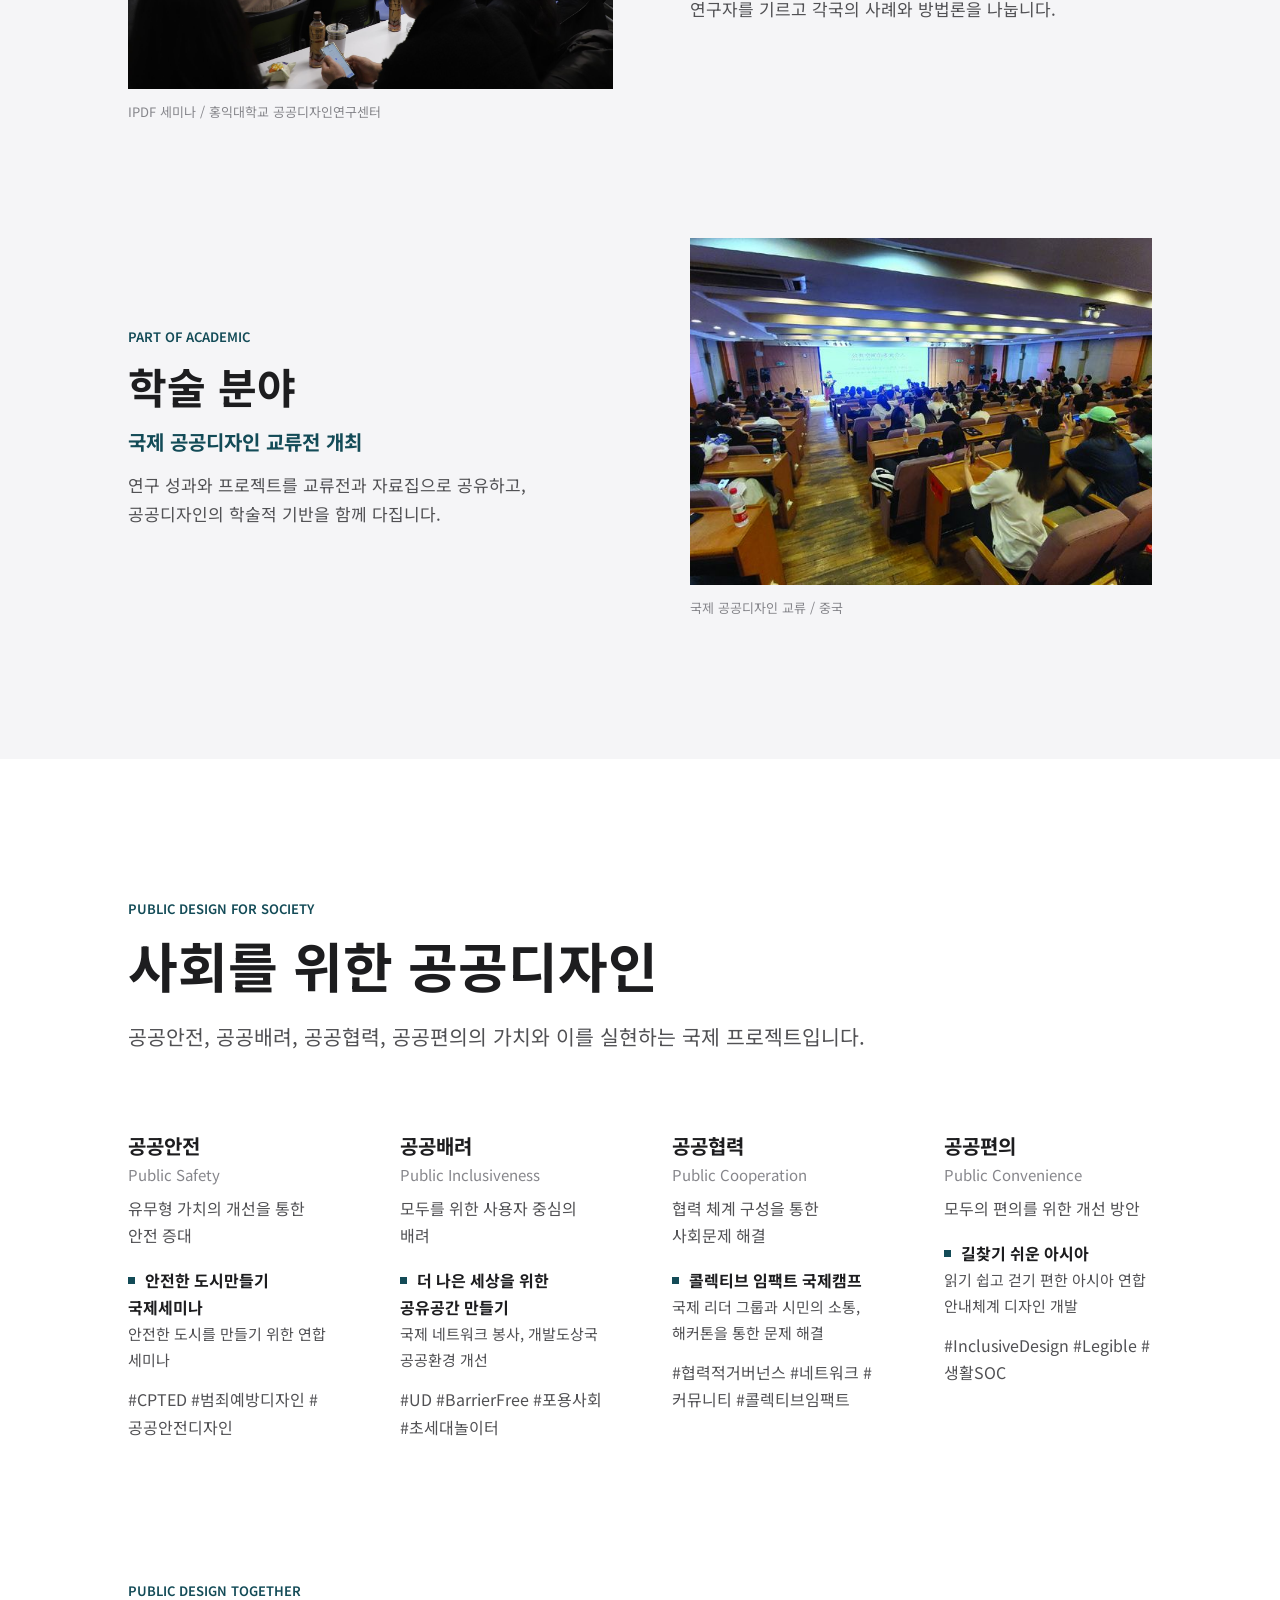
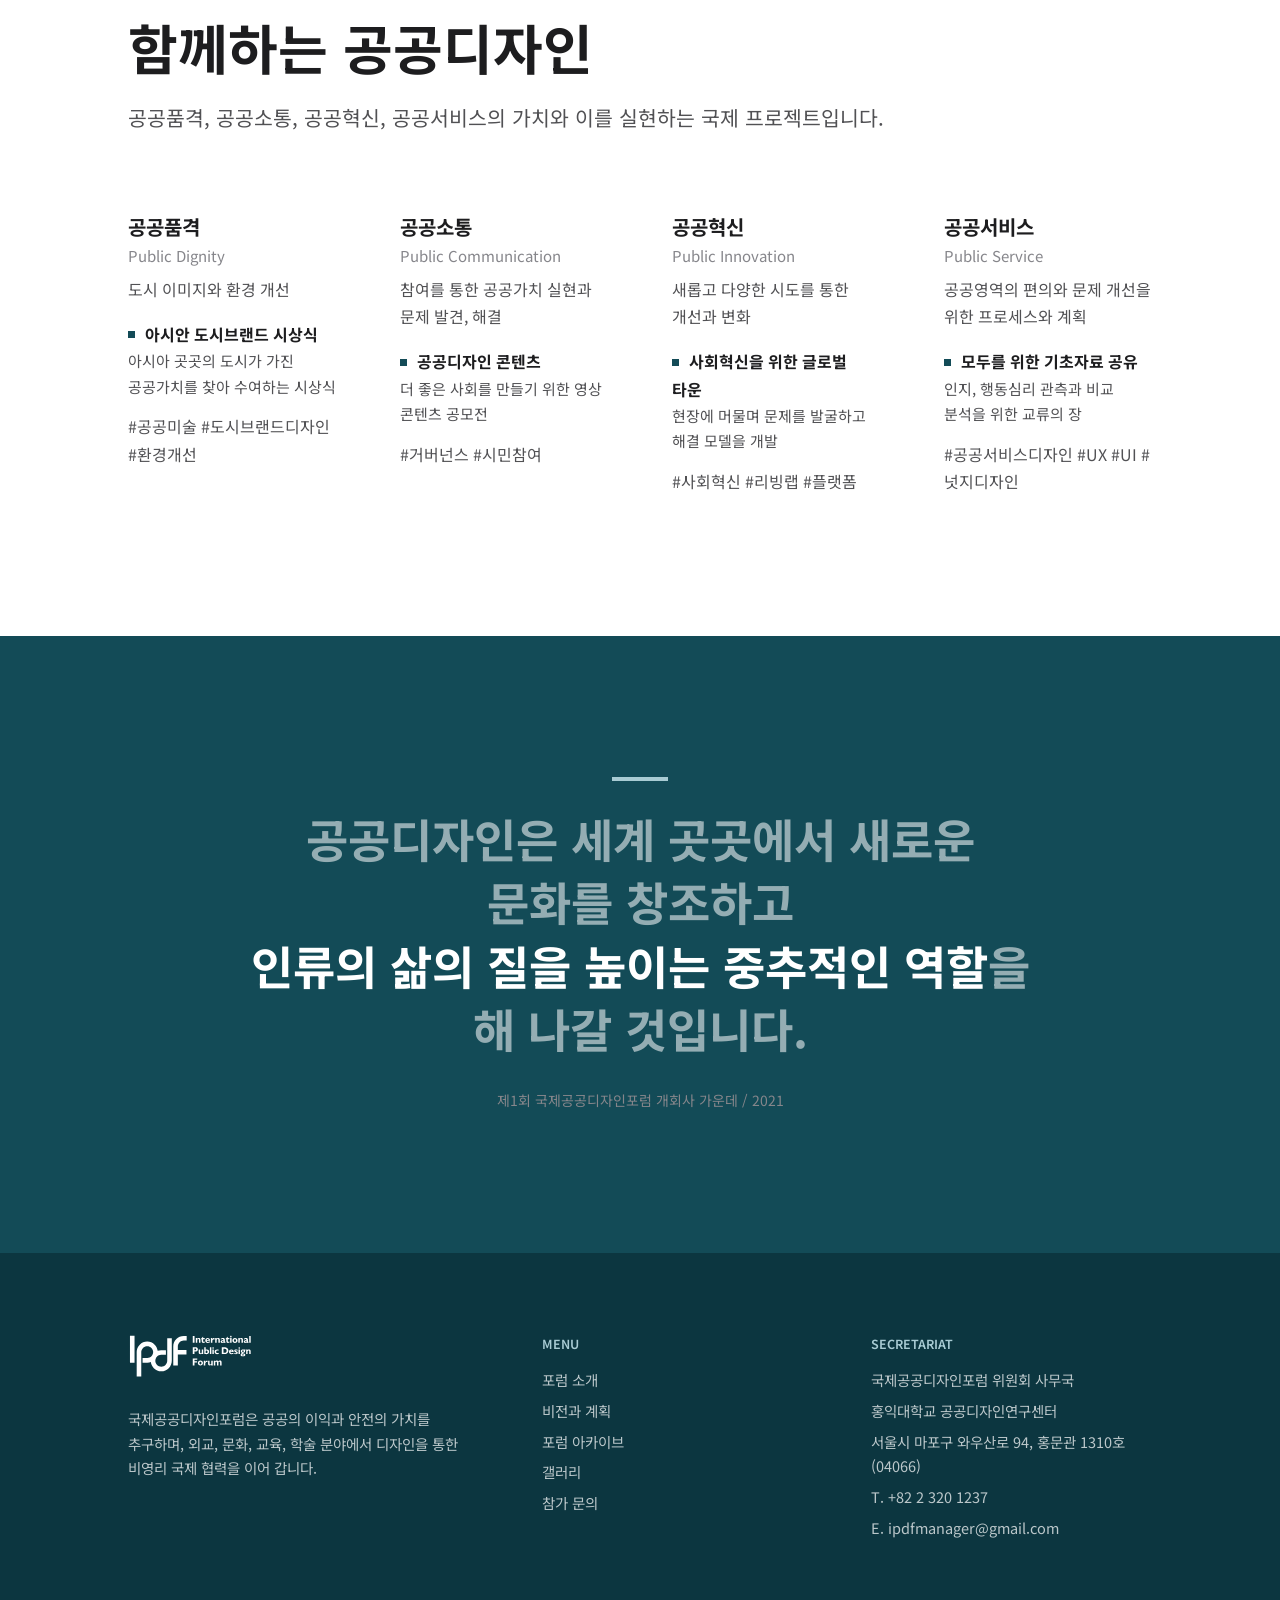
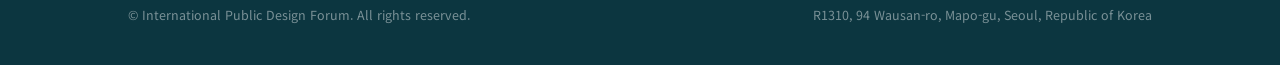
<file: vision.html>
<!DOCTYPE html>
<html lang="ko">
<head>
<meta charset="UTF-8">
<meta name="viewport" content="width=device-width, initial-scale=1">
<title>비전과 계획 | IPDF 국제공공디자인포럼</title>
<meta name="description" content="공공가치 추구를 위한 4개 목표와 12개 핵심 지표, 외교, 문화, 교육, 학술 분야의 활동과 8대 공공가치 프로젝트.">
<meta name="keywords" content="국제공공디자인포럼, IPDF, International Public Design Forum, 공공디자인, 국제포럼, 사회를 위한 공공디자인, 함께하는 공공디자인, 홍익대학교 공공디자인연구센터, 公共设计, 公共デザイン">
<link rel="canonical" href="https://www.armula.com/ipdf/vision.html">
<meta property="og:type" content="website">
<meta property="og:site_name" content="IPDF 국제공공디자인포럼">
<meta property="og:url" content="https://www.armula.com/ipdf/vision.html">
<meta property="og:title" content="비전과 계획 | IPDF 국제공공디자인포럼">
<meta property="og:description" content="공공가치 추구를 위한 4개 목표와 12개 핵심 지표, 외교, 문화, 교육, 학술 분야의 활동과 8대 공공가치 프로젝트.">
<meta property="og:image" content="https://www.armula.com/ipdf/images/photo/f2024-hall.jpg">
<meta name="twitter:card" content="summary_large_image">
<meta name="theme-color" content="#134B57">
<script type="application/ld+json">{"@context": "https://schema.org", "@type": "Organization", "name": "국제공공디자인포럼", "alternateName": ["International Public Design Forum", "IPDF"], "url": "https://www.armula.com/ipdf/", "foundingDate": "2021-08-28", "email": "ipdfmanager@gmail.com", "telephone": "+82-2-320-1237", "address": {"@type": "PostalAddress", "streetAddress": "와우산로 94 홍문관 1310호", "addressLocality": "마포구", "addressRegion": "서울특별시", "postalCode": "04066", "addressCountry": "KR"}}</script>
<link rel="icon" type="image/svg+xml" href="images/logo-mark-teal.svg">
<link rel="preconnect" href="https://fonts.googleapis.com"><link rel="preconnect" href="https://fonts.gstatic.com" crossorigin>
<link rel="stylesheet" href="https://fonts.googleapis.com/css2?family=Noto+Sans+KR:wght@300;400;500;600;700&display=swap">
<link rel="stylesheet" href="assets/site.css">
</head>
<body class="page-vision">
<a class="sr" href="#main">본문 바로가기</a>
<header class="site">
  <div class="wrap nav">
    <a href="index.html" class="logo" aria-label="IPDF 국제공공디자인포럼 홈"><img src="images/logo-h-white.svg" alt="IPDF International Public Design Forum" width="305" height="112"></a>
    <nav class="nav-menu" aria-label="주 메뉴"><ul class="menu"><li><a href="about.html">포럼 소개</a></li><li><a href="vision.html" aria-current=page>비전과 계획</a></li><li><a href="forums.html">포럼 아카이브</a></li><li><a href="gallery.html">갤러리</a></li><li><a href="about.html#contact">참가 문의</a></li></ul></nav>
    <div class="nav-actions"><ul class="lang" aria-label="언어 선택 (Google 번역)" translate="no"><li><a href="?lang=ko" data-lang="ko" lang="ko" title="한국어">KO</a></li><li><a href="?lang=en" data-lang="en" lang="en" title="English (Google Translate)">EN</a></li><li><a href="?lang=zh-CN" data-lang="zh-CN" lang="zh-CN" title="中文 (Google 翻译)">中文</a></li><li><a href="?lang=ja" data-lang="ja" lang="ja" title="日本語 (Google 翻訳)">日本語</a></li></ul><button class="burger" aria-label="메뉴 열기" aria-expanded="false" aria-controls="mobileMenu"><span></span><span></span><span></span></button></div>
  </div>
</header>
<div class="mobile-menu" id="mobileMenu">
  <ul class="lang" aria-label="언어 선택 (Google 번역)" translate="no"><li><a href="?lang=ko" data-lang="ko" lang="ko" title="한국어">KO</a></li><li><a href="?lang=en" data-lang="en" lang="en" title="English (Google Translate)">EN</a></li><li><a href="?lang=zh-CN" data-lang="zh-CN" lang="zh-CN" title="中文 (Google 翻译)">中文</a></li><li><a href="?lang=ja" data-lang="ja" lang="ja" title="日本語 (Google 翻訳)">日本語</a></li></ul>
  <a class="m-link" href="index.html">홈</a><a class="m-link" href="about.html">포럼 소개</a><a class="m-link" href="vision.html">비전과 계획</a><a class="m-link" href="forums.html">포럼 아카이브</a><a class="m-link" href="gallery.html">갤러리</a><a class="m-link" href="about.html#contact">참가 문의</a>
  <p class="m-contact">ipdfmanager@gmail.com<br>+82 2 320 1237</p>
</div>
<main id="main">

<section class="phero">
  <img src="images/photo/f2024-hall.jpg" alt="제4회 국제공공디자인포럼 강당">
  <div class="wrap">
    <span class="kicker light">Vision and Plans</span>
    <h1 class="h-hero">비전과 계획</h1>
    <p class="lead">공공의 이익, 협력적 사회, 지속 가능한 환경, 문화적 창조를 목표로 디자인을 통한 공공가치를 실현합니다.</p>
  </div>
  <span class="cap">제4회 국제공공디자인포럼 / 중국 시안 / 2024</span>
</section>

<section class="sec" id="goals">
  <div class="wrap">
    <div class="sec-head rv">
      <span class="kicker">IPDF Goals for Pursuing Public Values</span>
      <h2 class="h-sec">공공가치 추구를 위한<br><span class="em">4개 목표, 12개 핵심 지표</span></h2>
      <p class="lead">국제공공디자인포럼은 국제사회가 함께 정한 지속가능발전목표(SDGs)를 바탕으로 사회, 공동체, 환경, 삶, 문화 분야에서 우리가 마주한 문제의 대안을 함께 찾고 디자인으로 해결하고자 합니다. &lsquo;사회를 위한 공공디자인, 함께하는 공공디자인&rsquo;을 의제로 4개 목표와 12개 핵심 지표를 세우고 공공의 삶의 질 향상을 위해 노력합니다.</p>
    </div>
    <div class="cols cols-4"><div class="col rv d0"><h3 class="h-item">공공편의<span class="en">Public Convenience</span></h3><ul class="ind"><li><span class="n">1</span>Safety</li><li><span class="n">2</span>Universal</li><li><span class="n">3</span>Affordable</li></ul></div><div class="col rv d1"><h3 class="h-item">협력사회<span class="en">Cooperative Society</span></h3><ul class="ind"><li><span class="n">4</span>Equality</li><li><span class="n">5</span>Network</li><li><span class="n">6</span>Community</li></ul></div><div class="col rv d2"><h3 class="h-item">환경지속<span class="en">Sustainable Environment</span></h3><ul class="ind"><li><span class="n">7</span>Net Zero</li><li><span class="n">8</span>Ecology</li><li><span class="n">9</span>Biophilic</li></ul></div><div class="col rv d3"><h3 class="h-item">문화창조<span class="en">Creative Culture</span></h3><ul class="ind"><li><span class="n">10</span>Human</li><li><span class="n">11</span>Diversity</li><li><span class="n">12</span>Impact</li></ul></div></div>
  </div>
</section>

<section class="sec gray" id="domains">
  <div class="wrap">
    <div class="sec-head rv">
      <span class="kicker">Four Fields of Activity</span>
      <h2 class="h-sec">외교, 문화, 교육, 학술 분야의<br>비영리 활동</h2>
      <p class="lead">거버넌스, 연구와 실천, 문화 창조, 삶의 질 증대, 공익 추구를 가치로 삼아 네 분야에서 활동합니다.</p>
    </div>
    
<div class="split" style="margin-top:0">
  <figure class="split-media rv"><img src="images/photo/f2024-hall2.jpg" alt="제4회 국제공공디자인포럼 / 중국 시안 / 2024" loading="lazy"><figcaption>제4회 국제공공디자인포럼 / 중국 시안 / 2024</figcaption></figure>
  <div class="split-text rv d1"><span class="kicker">Part of Diplomacy</span><h3 class="h-sec" style="font-size:clamp(28px,3.4vw,42px)">외교 분야</h3><p class="h-sub" style="font-size:20px;color:var(--accent);margin:-8px 0 16px">국제 공공디자인 연합 포럼 개최</p><div class="body"><p>매년 한 차례 회원국을 돌며 국제공공디자인포럼을 엽니다. 서울, 선양, 시안, 도쿄에서 각국 전문가가 공공디자인의 의미와 가능성을 논의해 왔습니다.</p></div></div>
</div>
<div class="split rev" style="margin-top:clamp(72px,9vw,128px)">
  <figure class="split-media rv"><img src="images/photo/parkingday-2022.jpg" alt="국제 파킹데이 / 서울 / 2022" loading="lazy"><figcaption>국제 파킹데이 / 서울 / 2022</figcaption></figure>
  <div class="split-text rv d1"><span class="kicker">Part of Culture</span><h3 class="h-sec" style="font-size:clamp(28px,3.4vw,42px)">문화 분야</h3><p class="h-sub" style="font-size:20px;color:var(--accent);margin:-8px 0 16px">공공디자인 문화 운동 실천</p><div class="body"><p>국제 파킹데이, 공공디자인 페스티벌처럼 시민이 직접 공공공간을 경험하는 문화 운동으로 공공디자인의 가치를 넓힙니다.</p></div></div>
</div>
<div class="split" style="margin-top:clamp(72px,9vw,128px)">
  <figure class="split-media rv"><img src="images/photo/sem-2.jpg" alt="IPDF 세미나 / 홍익대학교 공공디자인연구센터" loading="lazy"><figcaption>IPDF 세미나 / 홍익대학교 공공디자인연구센터</figcaption></figure>
  <div class="split-text rv d1"><span class="kicker">Part of Education</span><h3 class="h-sec" style="font-size:clamp(28px,3.4vw,42px)">교육 분야</h3><p class="h-sub" style="font-size:20px;color:var(--accent);margin:-8px 0 16px">공공디자인 교육 프로그램 운영</p><div class="body"><p>세미나와 특강, 워크숍을 통해 다음 세대 공공디자이너와 연구자를 기르고 각국의 사례와 방법론을 나눕니다.</p></div></div>
</div>
<div class="split rev" style="margin-top:clamp(72px,9vw,128px)">
  <figure class="split-media rv"><img src="images/photo/china-hall.jpg" alt="국제 공공디자인 교류 / 중국" loading="lazy"><figcaption>국제 공공디자인 교류 / 중국</figcaption></figure>
  <div class="split-text rv d1"><span class="kicker">Part of Academic</span><h3 class="h-sec" style="font-size:clamp(28px,3.4vw,42px)">학술 분야</h3><p class="h-sub" style="font-size:20px;color:var(--accent);margin:-8px 0 16px">국제 공공디자인 교류전 개최</p><div class="body"><p>연구 성과와 프로젝트를 교류전과 자료집으로 공유하고, 공공디자인의 학술적 기반을 함께 다집니다.</p></div></div>
</div>
  </div>
</section>

<section class="sec" id="values">
  <div class="wrap">
    <div class="sec-head rv">
      <span class="kicker">Public Design for Society</span>
      <h2 class="h-sec">사회를 위한 공공디자인</h2>
      <p class="lead">공공안전, 공공배려, 공공협력, 공공편의의 가치와 이를 실현하는 국제 프로젝트입니다.</p>
    </div>
    <div class="cols cols-4"><div class="col rv d0"><h4 class="h-item">공공안전<span class="en">Public Safety</span></h4><p>유무형 가치의 개선을 통한 안전 증대</p><p style="margin-top:18px;color:var(--ink);font-weight:700;font-size:16px"><span class="sq"></span>안전한 도시만들기 국제세미나</p><p style="font-size:15px">안전한 도시를 만들기 위한 연합 세미나</p><p class="tags">#CPTED #범죄예방디자인 #공공안전디자인</p></div><div class="col rv d1"><h4 class="h-item">공공배려<span class="en">Public Inclusiveness</span></h4><p>모두를 위한 사용자 중심의 배려</p><p style="margin-top:18px;color:var(--ink);font-weight:700;font-size:16px"><span class="sq"></span>더 나은 세상을 위한 공유공간 만들기</p><p style="font-size:15px">국제 네트워크 봉사, 개발도상국 공공환경 개선</p><p class="tags">#UD #BarrierFree #포용사회 #초세대놀이터</p></div><div class="col rv d2"><h4 class="h-item">공공협력<span class="en">Public Cooperation</span></h4><p>협력 체계 구성을 통한 사회문제 해결</p><p style="margin-top:18px;color:var(--ink);font-weight:700;font-size:16px"><span class="sq"></span>콜렉티브 임팩트 국제캠프</p><p style="font-size:15px">국제 리더 그룹과 시민의 소통, 해커톤을 통한 문제 해결</p><p class="tags">#협력적거버넌스 #네트워크 #커뮤니티 #콜렉티브임팩트</p></div><div class="col rv d3"><h4 class="h-item">공공편의<span class="en">Public Convenience</span></h4><p>모두의 편의를 위한 개선 방안</p><p style="margin-top:18px;color:var(--ink);font-weight:700;font-size:16px"><span class="sq"></span>길찾기 쉬운 아시아</p><p style="font-size:15px">읽기 쉽고 걷기 편한 아시아 연합 안내체계 디자인 개발</p><p class="tags">#InclusiveDesign #Legible #생활SOC</p></div></div>
    <div class="sec-head rv" style="margin-top:clamp(96px,11vw,150px)">
      <span class="kicker">Public Design Together</span>
      <h2 class="h-sec">함께하는 공공디자인</h2>
      <p class="lead">공공품격, 공공소통, 공공혁신, 공공서비스의 가치와 이를 실현하는 국제 프로젝트입니다.</p>
    </div>
    <div class="cols cols-4"><div class="col rv d0"><h4 class="h-item">공공품격<span class="en">Public Dignity</span></h4><p>도시 이미지와 환경 개선</p><p style="margin-top:18px;color:var(--ink);font-weight:700;font-size:16px"><span class="sq"></span>아시안 도시브랜드 시상식</p><p style="font-size:15px">아시아 곳곳의 도시가 가진 공공가치를 찾아 수여하는 시상식</p><p class="tags">#공공미술 #도시브랜드디자인 #환경개선</p></div><div class="col rv d1"><h4 class="h-item">공공소통<span class="en">Public Communication</span></h4><p>참여를 통한 공공가치 실현과 문제 발견, 해결</p><p style="margin-top:18px;color:var(--ink);font-weight:700;font-size:16px"><span class="sq"></span>공공디자인 콘텐츠</p><p style="font-size:15px">더 좋은 사회를 만들기 위한 영상 콘텐츠 공모전</p><p class="tags">#거버넌스 #시민참여</p></div><div class="col rv d2"><h4 class="h-item">공공혁신<span class="en">Public Innovation</span></h4><p>새롭고 다양한 시도를 통한 개선과 변화</p><p style="margin-top:18px;color:var(--ink);font-weight:700;font-size:16px"><span class="sq"></span>사회혁신을 위한 글로벌 타운</p><p style="font-size:15px">현장에 머물며 문제를 발굴하고 해결 모델을 개발</p><p class="tags">#사회혁신 #리빙랩 #플랫폼</p></div><div class="col rv d3"><h4 class="h-item">공공서비스<span class="en">Public Service</span></h4><p>공공영역의 편의와 문제 개선을 위한 프로세스와 계획</p><p style="margin-top:18px;color:var(--ink);font-weight:700;font-size:16px"><span class="sq"></span>모두를 위한 기초자료 공유</p><p style="font-size:15px">인지, 행동심리 관측과 비교 분석을 위한 교류의 장</p><p class="tags">#공공서비스디자인 #UX #UI #넛지디자인</p></div></div>
  </div>
</section>

<section class="sec dark on-dark">
  <div class="wrap quote rv">
    <span class="bar"></span>
    <p>공공디자인은 세계 곳곳에서 새로운 문화를 창조하고<br><strong>인류의 삶의 질을 높이는 중추적인 역할</strong>을 해 나갈 것입니다.</p>
    <cite>제1회 국제공공디자인포럼 개회사 가운데 / 2021</cite>
  </div>
</section>
</main>
<footer class="site">
  <div class="wrap">
    <div class="foot">
      <div>
        <a href="index.html" class="logo" aria-label="IPDF 홈"><img src="images/logo-h-white.svg" alt="IPDF International Public Design Forum" width="305" height="112" style="height:46px;width:auto"></a>
        <p class="foot-note">국제공공디자인포럼은 공공의 이익과 안전의 가치를 추구하며, 외교, 문화, 교육, 학술 분야에서 디자인을 통한 비영리 국제 협력을 이어 갑니다.</p>
      </div>
      <div>
        <h4>Menu</h4>
        <ul><li><a href="about.html">포럼 소개</a></li><li><a href="vision.html">비전과 계획</a></li><li><a href="forums.html">포럼 아카이브</a></li><li><a href="gallery.html">갤러리</a></li><li><a href="about.html#contact">참가 문의</a></li></ul>
      </div>
      <div>
        <h4>Secretariat</h4>
        <ul><li>국제공공디자인포럼 위원회 사무국</li><li>홍익대학교 공공디자인연구센터</li><li>서울시 마포구 와우산로 94, 홍문관 1310호 (04066)</li><li><a href="tel:+8223201237">T. +82 2 320 1237</a></li><li><a href="mailto:ipdfmanager@gmail.com">E. ipdfmanager@gmail.com</a></li></ul>
      </div>
    </div>
    <div class="copy"><span>&copy; International Public Design Forum. All rights reserved.</span><span>R1310, 94 Wausan-ro, Mapo-gu, Seoul, Republic of Korea</span></div>
  </div>
</footer>
<div id="gt-el" aria-hidden="true"></div>
<script src="assets/site.js"></script>
</body>
</html>
</file>
<file: assets/site.css>
/* IPDF International Public Design Forum
   강조색: IPDF BI Pantone 2216C 딥 틸 한 색, 명도 단계로만 변화
   글꼴: Noto Sans KR 한 가족, 자간 기본값, 모서리 0 */
:root{
  --accent:#134B57;        /* Pantone 2216C */
  --accent-deep:#0C3640;   /* 진하게: 푸터, 어두운 면 */
  --accent-soft:#3C7380;   /* 보조 */
  --accent-light:#A8CBD3;  /* 강조색 배경 위 보조 텍스트 */
  --tint:#EAF1F3;          /* 면 분할 배경 */
  --ink:#1D1D1F;--ink2:#515154;--ink3:#86868B;
  --line:#D2D2D7;--line2:#ECECF0;
  --gray:#F5F5F7;--white:#fff;
  --wrap:1120px;--gut:clamp(20px,4vw,48px);
  --ease:cubic-bezier(.2,.7,.2,1);
}
*,*::before,*::after{box-sizing:border-box;margin:0;padding:0;border-radius:0}
html{scroll-behavior:smooth;-webkit-text-size-adjust:100%}
body{font-family:'Noto Sans KR','Apple SD Gothic Neo',system-ui,sans-serif;font-size:17px;line-height:1.7;color:var(--ink);background:var(--white);word-break:keep-all;overflow-wrap:break-word;-webkit-font-smoothing:antialiased;letter-spacing:normal}
img{display:block;max-width:100%;height:auto}
a{color:inherit;text-decoration:none}
ul{list-style:none}
button{font:inherit;color:inherit;background:none;border:0;cursor:pointer}
body.menu-open{overflow:hidden}
.wrap{max-width:var(--wrap);margin:0 auto;padding:0 var(--gut)}
.sr{position:absolute;width:1px;height:1px;overflow:hidden;clip:rect(0 0 0 0);white-space:nowrap}

/* ---------- type ---------- */
.kicker{display:block;font-size:13px;font-weight:600;text-transform:uppercase;color:var(--accent);margin-bottom:16px;line-height:1.4}
.on-dark .kicker,.kicker.light{color:var(--accent-light)}
.h-hero{font-size:clamp(40px,6.6vw,88px);font-weight:700;line-height:1.1}
.h-sec{font-size:clamp(32px,4.6vw,54px);font-weight:700;line-height:1.16}
.h-sub{font-size:clamp(22px,2.6vw,32px);font-weight:700;line-height:1.3}
.h-item{font-size:20px;font-weight:700;line-height:1.4}
.en{display:block;font-size:15px;font-weight:400;color:var(--ink3);margin-top:4px}
.lead{font-size:clamp(18px,1.6vw,21px);line-height:1.75;color:var(--ink2)}
.body{color:var(--ink2)}
.body p+p{margin-top:1em}
.em{color:var(--accent)}
.on-dark .em{color:var(--accent-light)}
.muted{color:var(--ink3)}
.bar{display:block;width:56px;height:4px;background:var(--accent);margin-bottom:18px}
.on-dark .bar{background:var(--accent-light)}
.sq{display:inline-block;width:7px;height:7px;background:var(--accent);margin-right:10px;vertical-align:middle;position:relative;top:-2px}
.link{color:var(--accent);font-weight:600;display:inline-flex;gap:6px;align-items:center}
.link::after{content:'›';font-size:1.25em;line-height:1;transition:transform .3s var(--ease)}
.link:hover{text-decoration:underline;text-underline-offset:4px}
.link:hover::after{transform:translateX(4px)}
.on-dark .link{color:#fff}
.btn{display:inline-block;padding:14px 26px;border:1px solid currentColor;font-weight:600;font-size:15px;transition:background .25s,color .25s}
.btn:hover{background:var(--accent);color:#fff;border-color:var(--accent)}
.on-dark .btn:hover{background:#fff;color:var(--accent);border-color:#fff}

/* ---------- sections ---------- */
.sec{padding:clamp(88px,11vw,150px) 0}
.sec.tight{padding:clamp(64px,8vw,104px) 0}
.sec.gray{background:var(--gray)}
.sec.dark{background:var(--accent);color:#fff}
.sec.deep{background:var(--accent-deep);color:#fff}
.on-dark .lead,.on-dark .body{color:rgba(255,255,255,.78)}
.on-dark .muted{color:rgba(255,255,255,.6)}
.sec-head{max-width:760px;margin-bottom:clamp(48px,6vw,80px)}
.sec-head .lead{margin-top:22px}
.sec-head.center{margin-left:auto;margin-right:auto;text-align:center}
.sec-head.center .bar{margin-left:auto;margin-right:auto}
.split-bg{background:linear-gradient(to right,var(--white) 0 58%,var(--tint) 58% 100%)} /* 직선으로 끊는 면 분할 */
.split-bg-b{background:linear-gradient(to bottom,var(--white) 0 58%,var(--gray) 58% 100%)}

/* ---------- header ---------- */
header.site{position:fixed;inset:0 0 auto;z-index:50;color:#fff;transition:background .35s,box-shadow .35s}
header.site.solid{background:var(--accent)}
.nav{display:flex;align-items:center;justify-content:space-between;height:76px;gap:24px;max-width:1280px}
.logo{display:flex;align-items:center;color:#fff;flex:none}
.logo svg,.logo img{height:40px;width:auto}
.nav-menu .menu{display:flex;gap:clamp(18px,2.4vw,36px)}
.nav-menu a{font-size:15.5px;font-weight:500;padding:26px 0;position:relative;opacity:.92}
.nav-menu a:hover,.nav-menu a[aria-current]{opacity:1}
.nav-menu a[aria-current]::after,.nav-menu a:hover::after{content:'';position:absolute;left:0;right:0;bottom:18px;height:2px;background:#fff}
.nav-actions{display:flex;align-items:center;gap:20px}
.lang{display:flex;gap:2px;font-size:13px;font-weight:500}
.lang a{padding:6px 7px;opacity:.62;transition:opacity .2s}
.lang a:hover,.lang a[aria-current]{opacity:1}
.lang a[aria-current]{text-decoration:underline;text-underline-offset:5px;text-decoration-thickness:2px}
.burger{display:none;width:30px;height:22px;position:relative}
.burger span{position:absolute;left:0;right:0;height:2px;background:#fff;transition:transform .3s,opacity .3s}
.burger span:nth-child(1){top:2px}.burger span:nth-child(2){top:10px}.burger span:nth-child(3){top:18px}
.menu-open .burger span:nth-child(1){transform:translateY(8px) rotate(45deg)}
.menu-open .burger span:nth-child(2){opacity:0}
.menu-open .burger span:nth-child(3){transform:translateY(-8px) rotate(-45deg)}
.mobile-menu{position:fixed;inset:76px 0 0;z-index:49;background:var(--accent);color:#fff;padding:28px var(--gut) 48px;transform:translateY(-12px);opacity:0;visibility:hidden;transition:opacity .3s,transform .3s,visibility .3s;overflow:auto}
.mobile-menu.open{opacity:1;visibility:visible;transform:none}
.mobile-menu a.m-link{display:block;font-size:26px;font-weight:700;padding:12px 0}
.mobile-menu .lang{margin-bottom:28px;font-size:15px}
.mobile-menu .lang a{padding:6px 12px 6px 0}
.mobile-menu .m-contact{margin-top:36px;color:var(--accent-light);font-size:15px}

/* ---------- hero ---------- */
.hero{position:relative;height:100vh;min-height:640px;color:#fff;overflow:hidden;background:#0b1a1e}
.hero .slide{position:absolute;inset:0;opacity:0;transition:opacity 1.6s ease}
.hero .slide.on{opacity:1}
.hero .slide img{width:100%;height:100%;object-fit:cover;transform:scale(1.02)}
.hero .slide.on img{animation:kb 9s ease-out forwards}
@keyframes kb{from{transform:scale(1.02)}to{transform:scale(1.09)}}
.hero::after{content:'';position:absolute;inset:0;background:linear-gradient(to right,rgba(6,22,26,.82) 0%,rgba(6,22,26,.5) 45%,rgba(6,22,26,.08) 80%),linear-gradient(to top,rgba(6,22,26,.75) 0%,rgba(6,22,26,0) 45%)}
.hero-in{position:absolute;inset:0;z-index:2;display:flex;flex-direction:column;justify-content:flex-end;padding-bottom:clamp(72px,11vh,128px)}
.hero h1{max-width:900px}
.hero .lead{color:rgba(255,255,255,.82);max-width:600px;margin-top:28px}
.hero-meta{display:flex;justify-content:space-between;align-items:flex-end;gap:24px;margin-top:56px;font-size:14px;color:rgba(255,255,255,.7)}
.hero-cap b{color:#fff;font-weight:600}
.hero-dots{display:flex;gap:8px}
.hero-dots button{width:28px;height:3px;background:rgba(255,255,255,.35);transition:background .3s,width .3s}
.hero-dots button[aria-current]{background:#fff;width:48px}

/* page hero */
.phero{position:relative;height:clamp(420px,66vh,640px);color:#fff;overflow:hidden;background:#0b1a1e}
.phero img{position:absolute;inset:0;width:100%;height:100%;object-fit:cover}
.phero::after{content:'';position:absolute;inset:0;background:linear-gradient(to top,rgba(6,22,26,.82) 0%,rgba(6,22,26,.25) 55%,rgba(6,22,26,.35) 100%)}
.phero .wrap{position:relative;z-index:2;height:100%;display:flex;flex-direction:column;justify-content:flex-end;padding-bottom:clamp(48px,8vh,88px)}
.phero .lead{color:rgba(255,255,255,.8);margin-top:18px;max-width:640px}
.phero .cap{position:absolute;right:var(--gut);bottom:20px;z-index:2;font-size:12.5px;color:rgba(255,255,255,.6)}

/* ---------- stat line ---------- */
.statline{font-size:clamp(17px,1.9vw,22px);font-weight:500;color:var(--ink);line-height:1.9}
.statline .sep{color:var(--line);margin:0 clamp(12px,1.6vw,22px);font-weight:300}
.statline .st{white-space:nowrap}
.statline b{font-weight:500;color:var(--accent)}

/* ---------- split (photo/text) ---------- */
.split{display:grid;grid-template-columns:1.05fr 1fr;gap:clamp(40px,6vw,88px);align-items:center}
.split.rev>.split-media{order:2}
.split-media{position:relative;overflow:hidden}
.split-media img{width:100%;aspect-ratio:4/3;object-fit:cover;transition:transform .9s var(--ease)}
.split-media:hover img{transform:scale(1.03)}
.split-media figcaption{font-size:13px;color:var(--ink3);margin-top:12px}
.split-text .h-sec{margin-bottom:26px}
.split-text .body{font-size:17px}
.split-text .link{margin-top:30px}

/* ---------- columns ---------- */
.cols{display:grid;gap:clamp(40px,5vw,72px)}
.cols-2{grid-template-columns:repeat(2,1fr)}
.cols-3{grid-template-columns:repeat(3,1fr)}
.cols-4{grid-template-columns:repeat(4,1fr)}
.col .h-item{margin-bottom:10px}
.col p{color:var(--ink2);font-size:16px}
.ind{margin-top:20px;display:grid;gap:8px;font-size:15.5px;color:var(--ink2)}
.ind li{display:flex;align-items:center}
.ind .n{font-weight:700;color:var(--accent);width:28px;flex:none}
.on-dark .ind{color:rgba(255,255,255,.85)}
.on-dark .ind .n{color:var(--accent-light)}
.tags{margin-top:14px;font-size:13.5px;color:var(--ink3);line-height:1.7}
.on-dark .col p{color:rgba(255,255,255,.75)}

/* ---------- photo mosaic (12-col) ---------- */
.mosaic{display:grid;grid-template-columns:repeat(12,1fr);gap:8px;grid-auto-rows:clamp(120px,15vw,210px)}
.mosaic figure{position:relative;overflow:hidden;background:var(--line2);cursor:zoom-in}
.mosaic img{width:100%;height:100%;object-fit:cover;transition:transform .9s var(--ease)}
.mosaic figure:hover img{transform:scale(1.04)}
.mosaic figcaption{position:absolute;inset:auto 0 0;padding:40px 18px 14px;color:#fff;font-size:13.5px;line-height:1.45;background:linear-gradient(to top,rgba(0,0,0,.68),rgba(0,0,0,0))}
.mosaic figcaption b{display:block;font-weight:600;font-size:14.5px}
.c3{grid-column:span 3}.c4{grid-column:span 4}.c5{grid-column:span 5}.c6{grid-column:span 6}.c7{grid-column:span 7}.c8{grid-column:span 8}.c12{grid-column:span 12}
.r2{grid-row:span 2}.r3{grid-row:span 3}
.full-bleed{max-width:1440px;margin:0 auto;padding:0 8px}

/* ---------- posters strip ---------- */
.posters{--pad:max(var(--gut),calc((100vw - var(--wrap))/2 + var(--gut)));display:grid;grid-auto-flow:column;grid-auto-columns:clamp(190px,19vw,240px);gap:clamp(24px,3vw,40px);overflow-x:auto;scroll-snap-type:x mandatory;padding:12px var(--pad) 28px;scroll-padding-inline:var(--pad);scrollbar-width:thin;scrollbar-color:var(--line) transparent}
.posters li{scroll-snap-align:start}
.posters .pimg{aspect-ratio:1/1.414;background:var(--line2);overflow:hidden;box-shadow:0 18px 36px -18px rgba(0,0,0,.45);transition:transform .5s var(--ease)}
.posters .pimg img{width:100%;height:100%;object-fit:cover;object-position:top}
.posters a:hover .pimg{transform:translateY(-6px)}
.posters .pd{display:block;font-size:13px;color:var(--ink3);margin-top:18px}
.posters .pt{display:block;font-weight:700;font-size:16px;line-height:1.4;margin-top:4px}
.posters .pp{display:block;font-size:14px;color:var(--ink2);margin-top:2px}
.strip-wrap{margin:0 auto}
.strip-ctrl{display:flex;justify-content:space-between;align-items:flex-end;gap:24px;flex-wrap:wrap}
.strip-btns{display:flex;gap:8px}
.strip-btns button{width:46px;height:46px;border:1px solid var(--line);font-size:20px;transition:background .2s,color .2s,border-color .2s}
.strip-btns button:hover{background:var(--accent);border-color:var(--accent);color:#fff}

/* ---------- feature (latest forum) ---------- */
.feature{display:grid;grid-template-columns:minmax(0,1fr) clamp(260px,30vw,380px);gap:clamp(40px,6vw,96px);align-items:start}
.feature .poster{box-shadow:0 30px 60px -24px rgba(0,0,0,.6)}
.feature .h-sec{margin:6px 0 10px}
.feature .theme-sub{font-size:clamp(18px,2vw,24px);font-weight:500;color:rgba(255,255,255,.82)}
.facts{display:grid;grid-template-columns:auto 1fr;gap:10px 28px;margin:36px 0 40px;font-size:16px}
.facts dt{font-size:12.5px;font-weight:600;text-transform:uppercase;color:var(--ink3);padding-top:3px}
.on-dark .facts dt{color:var(--accent-light)}
.prog{display:grid;gap:22px}
.prog .grp{display:grid;grid-template-columns:110px 1fr;gap:20px}
.prog .grp>span{font-size:12.5px;font-weight:600;text-transform:uppercase;color:var(--ink3);padding-top:4px}
.on-dark .prog .grp>span{color:var(--accent-light)}
.prog ul{display:grid;gap:12px}
.prog li b{display:block;font-weight:600;line-height:1.45}
.prog li small{display:block;font-size:14px;color:var(--ink3);margin-top:2px}
.on-dark .prog li small{color:rgba(255,255,255,.62)}

/* ---------- quote ---------- */
.quote{text-align:center;max-width:900px;margin:0 auto}
.quote .bar{margin:0 auto 26px}
.quote p{font-size:clamp(26px,3.6vw,46px);font-weight:700;line-height:1.38;color:var(--ink3)}
.quote p strong{color:var(--ink);font-weight:700}
.on-dark.quote p,.on-dark .quote p{color:rgba(255,255,255,.55)}
.on-dark .quote p strong{color:#fff}
.quote cite{display:block;font-style:normal;font-size:14px;color:var(--ink3);margin-top:28px}

/* ---------- network ---------- */
.net .country{font-size:28px;font-weight:700;line-height:1.2}
.net .country .en{font-size:14px}
.net ul{margin-top:22px;display:grid;gap:12px;font-size:15.5px;color:var(--ink2)}
.net li small{display:block;font-size:13px;color:var(--ink3)}

/* ---------- charter ---------- */
.charter{counter-reset:none;display:grid;gap:clamp(22px,3vw,34px);max-width:880px}
.charter li{display:grid;grid-template-columns:72px 1fr;gap:12px;font-size:clamp(19px,2.2vw,26px);font-weight:600;line-height:1.5}
.charter li span{color:var(--accent-light);font-weight:500;font-size:.8em;padding-top:.18em}
.charter li em{display:block;font-style:normal;font-size:15px;font-weight:400;color:rgba(255,255,255,.6);margin-top:4px}

/* ---------- people / list rows ---------- */
.rows{display:grid;gap:28px}
.row{display:grid;grid-template-columns:200px 1fr;gap:32px}
.row>.lab{font-size:14px;color:var(--ink3);padding-top:3px}
.row>.val b{display:block;font-weight:700;font-size:17px}
.row>.val span{color:var(--ink2);font-size:15.5px}
.people{display:grid;grid-template-columns:repeat(auto-fill,minmax(220px,1fr));gap:30px 40px}
.people li b{display:block;font-size:18px;font-weight:700}
.people li .en{margin-top:0;font-size:13.5px}
.people li span{display:block;font-size:14.5px;color:var(--ink2);margin-top:6px;line-height:1.55}
.portrait{display:grid;grid-template-columns:minmax(0,380px) 1fr;gap:clamp(40px,6vw,96px);align-items:start}
.portrait figure img{width:100%;aspect-ratio:4/5;object-fit:cover;object-position:top;filter:grayscale(1)}
.sign{margin-top:36px;font-size:15px;color:var(--ink3)}
.sign b{display:block;font-size:22px;color:var(--ink);font-weight:700;margin-top:2px}

/* ---------- archive ---------- */
.tabs{display:flex;flex-wrap:wrap;gap:4px 28px;margin-bottom:clamp(48px,6vw,72px)}
.tabs button{font-size:16px;font-weight:500;color:var(--ink3);padding:8px 0;position:relative}
.tabs button[aria-pressed=true]{color:var(--accent);font-weight:700}
.tabs button[aria-pressed=true]::after{content:'';position:absolute;left:0;right:0;bottom:0;height:2px;background:var(--accent)}
.event{display:grid;grid-template-columns:clamp(220px,24vw,300px) minmax(0,1fr);gap:clamp(36px,5vw,80px);padding:clamp(56px,7vw,96px) 0;scroll-margin-top:90px}
.event+.event{padding-top:0}
.event .poster{position:sticky;top:110px;align-self:start}
.event .poster img{width:100%;box-shadow:0 22px 44px -20px rgba(0,0,0,.5);cursor:zoom-in}
.event .poster small{display:block;font-size:12.5px;color:var(--ink3);margin-top:12px}
.event .when{font-size:15px;color:var(--ink3);margin-bottom:6px}
.event .when b{color:var(--accent);font-weight:600}
.event h3{font-size:clamp(26px,3vw,38px);font-weight:700;line-height:1.22}
.event .theme{font-size:clamp(18px,1.8vw,22px);font-weight:600;color:var(--accent);margin-top:14px;line-height:1.45}
.event .theme small{display:block;font-size:15px;font-weight:400;color:var(--ink3);margin-top:2px}
.event .desc{margin-top:22px;color:var(--ink2)}
.event .facts{margin:28px 0}
.event .prog{margin-top:8px}
.event .shots{display:grid;grid-template-columns:repeat(3,1fr);gap:8px;margin-top:36px}
.event .shots img{width:100%;aspect-ratio:3/2;object-fit:cover;cursor:zoom-in;transition:opacity .2s}
.event .shots img:hover{opacity:.86}
.event .shots .wide{grid-column:1/-1}
.event .shots .wide img{aspect-ratio:16/8}
.event .note{font-size:13.5px;color:var(--ink3);margin-top:20px}
.event .pull{margin-top:32px;font-size:clamp(19px,2vw,23px);font-weight:600;line-height:1.55;color:var(--accent)}
.event .pull small{display:block;font-size:14px;font-weight:400;color:var(--ink3);margin-top:10px}
.event[hidden]{display:none}
.yearmark{font-size:clamp(56px,8vw,104px);font-weight:700;line-height:1;color:var(--line2);padding-top:clamp(40px,5vw,72px)}
.yearmark[hidden]{display:none}
.badge{font-size:12.5px;font-weight:600;color:var(--accent);text-transform:uppercase;margin-left:10px}

/* ---------- gallery ---------- */
.g-group{margin-bottom:clamp(72px,9vw,120px)}
.g-head{display:flex;justify-content:space-between;align-items:baseline;gap:20px;flex-wrap:wrap;margin-bottom:24px}
.g-head h2{font-size:clamp(24px,2.8vw,34px);font-weight:700;line-height:1.25}
.g-head span{font-size:14px;color:var(--ink3)}

/* ---------- contact / cta ---------- */
.contact{display:grid;grid-template-columns:1.2fr 1fr;gap:clamp(40px,6vw,96px);align-items:end}
.contact dl{display:grid;grid-template-columns:auto 1fr;gap:14px 28px;font-size:17px}
.contact dt{font-size:12.5px;font-weight:600;text-transform:uppercase;color:var(--accent-light);padding-top:4px}
.contact dd a:hover{text-decoration:underline;text-underline-offset:4px}
.dl-list{display:grid;gap:14px;margin-top:34px}

/* ---------- footer ---------- */
footer.site{background:var(--accent-deep);color:rgba(255,255,255,.72);padding:80px 0 40px;font-size:14.5px}
.foot{display:grid;grid-template-columns:1.3fr 1fr 1fr;gap:48px}
.foot .logo svg{height:46px}
.foot h4{font-size:12.5px;font-weight:600;text-transform:uppercase;color:var(--accent-light);margin-bottom:14px}
.foot li+li{margin-top:6px}
.foot a:hover{color:#fff}
.foot-note{margin-top:28px;max-width:360px;line-height:1.7}
.copy{margin-top:64px;font-size:12.5px;color:rgba(255,255,255,.45);display:flex;justify-content:space-between;gap:20px;flex-wrap:wrap}

/* ---------- lightbox ---------- */
.lb{position:fixed;inset:0;z-index:100;background:rgba(8,14,16,.94);display:flex;align-items:center;justify-content:center;padding:56px 72px;opacity:0;visibility:hidden;transition:opacity .3s,visibility .3s}
.lb.open{opacity:1;visibility:visible}
.lb img{max-width:100%;max-height:calc(100vh - 140px);object-fit:contain}
.lb figcaption{position:absolute;left:0;right:0;bottom:22px;text-align:center;color:rgba(255,255,255,.75);font-size:14px;padding:0 20px}
.lb button{position:absolute;color:#fff;font-size:30px;width:56px;height:56px;opacity:.75}
.lb button:hover{opacity:1}
.lb .x{top:14px;right:14px}
.lb .pv{left:8px;top:50%;transform:translateY(-50%)}
.lb .nx{right:8px;top:50%;transform:translateY(-50%)}

/* ---------- google translate cleanup ---------- */
#gt-el,.skiptranslate iframe,iframe.skiptranslate,.goog-te-banner-frame,#goog-gt-tt,.goog-te-balloon-frame,.VIpgJd-ZVi9od-ORHb-OEVmcd,.VIpgJd-ZVi9od-aZ2wEe-wOHMyf{display:none!important;visibility:hidden!important}
body{top:0!important;position:static!important}
.goog-text-highlight{background:none!important;box-shadow:none!important}

/* ---------- reveal ---------- */
.rv{opacity:0;transform:translateY(28px);transition:opacity 1s var(--ease),transform 1s var(--ease)}
.rv.in{opacity:1;transform:none}
.rv.d1{transition-delay:.1s}.rv.d2{transition-delay:.2s}.rv.d3{transition-delay:.3s}
@media (prefers-reduced-motion:reduce){
  html{scroll-behavior:auto}
  .rv{opacity:1;transform:none;transition:none}
  .hero .slide.on img{animation:none}
  *{transition-duration:.01ms!important}
}

/* ---------- responsive ---------- */
@media (max-width:1080px){
  .nav-menu{display:none}
  .burger{display:block}
  .nav-actions .lang{display:none}
  .cols-4{grid-template-columns:repeat(2,1fr)}
  .foot{grid-template-columns:1fr 1fr}
  .foot>div:first-child{grid-column:1/-1}
}
@media (max-width:860px){
  .split,.feature,.portrait,.contact{grid-template-columns:1fr}
  .split.rev>.split-media{order:0}
  .feature .poster{max-width:320px}
  .cols-3{grid-template-columns:1fr}
  .event{grid-template-columns:1fr}
  .event .poster{position:static;max-width:260px}
  .mosaic{grid-auto-rows:clamp(110px,26vw,200px)}
  .mosaic .c3,.mosaic .c4,.mosaic .c5{grid-column:span 6}
  .mosaic .c7,.mosaic .c8{grid-column:span 12}
  .row{grid-template-columns:1fr;gap:4px}
  .split-bg{background:var(--white)}
}
@media (max-width:600px){
  body{font-size:16px}
  .nav{height:64px}
  .logo svg,.logo img{height:32px}
  .mobile-menu{inset:64px 0 0}
  .cols-2,.cols-4{grid-template-columns:1fr}
  .hero{min-height:600px}
  .hero-meta{flex-direction:column;align-items:flex-start;margin-top:36px}
  .prog .grp{grid-template-columns:1fr;gap:8px}
  .facts{grid-template-columns:1fr;gap:2px}
  .facts dd{margin-bottom:10px}
  .event .shots{grid-template-columns:1fr 1fr}
  .event .shots .wide{grid-column:span 2}
  .mosaic .c3,.mosaic .c4,.mosaic .c5,.mosaic .c6{grid-column:span 12}
  .mosaic .r2,.mosaic .r3{grid-row:span 1}
  .foot{grid-template-columns:1fr}
  .charter li{grid-template-columns:1fr;gap:2px}
  .lb{padding:56px 12px}
}
</file>
<file: alt2/assets/alt2.css>
/* IPDF alt2: 국제 포럼 에디토리얼 시안
   글꼴 한 가족(Noto Serif KR), 강조색 IPDF 딥 틸 한 색의 명도 단계, 모서리 0 */
:root{
  --night:#0E1416;      /* 바탕(어두운 면) */
  --night-2:#151D20;
  --paper:#F3F1EC;      /* 미색 면 */
  --accent:#134B57;     /* Pantone 2216C */
  --accent-mid:#4F8592;
  --accent-light:#A8CBD3;
  --ink:#16191A;--ink2:#4A4F52;--ink3:#8A8F92;
  --on-night:#ECEAE4;--on-night-2:rgba(236,234,228,.66);--on-night-3:rgba(236,234,228,.42);
  --gut:clamp(20px,4.4vw,72px);--max:1360px;
  --ease:cubic-bezier(.2,.7,.2,1);
  --serif:'Noto Serif KR','AppleMyungjo',serif;
}
*,*::before,*::after{box-sizing:border-box;margin:0;padding:0;border-radius:0}
html{scroll-behavior:smooth;-webkit-text-size-adjust:100%}
body{font-family:var(--serif);font-size:17px;line-height:1.75;background:var(--night);color:var(--on-night);word-break:keep-all;overflow-wrap:break-word;-webkit-font-smoothing:antialiased;letter-spacing:normal}
img{display:block;max-width:100%;height:auto}
a{color:inherit;text-decoration:none}
ul,ol{list-style:none}
button{font:inherit;color:inherit;background:none;border:0;cursor:pointer}
.in{max-width:var(--max);margin:0 auto;padding:0 var(--gut)}
.sr{position:absolute;width:1px;height:1px;overflow:hidden;clip:rect(0 0 0 0)}
body.lock{overflow:hidden}

/* type */
.label{display:block;font-size:13px;font-weight:600;text-transform:uppercase;color:var(--accent-light);margin-bottom:20px}
.paper .label{color:var(--accent)}
.display{font-size:clamp(46px,8.4vw,136px);font-weight:600;line-height:1.02}
.d2{font-size:clamp(36px,5.6vw,84px);font-weight:600;line-height:1.08}
.d3{font-size:clamp(28px,3.4vw,48px);font-weight:600;line-height:1.2}
.it{font-style:italic;font-weight:400}
.ko-sub{font-size:clamp(18px,1.7vw,23px);font-weight:400;color:var(--on-night-2);line-height:1.6}
.paper .ko-sub{color:var(--ink2)}
.acc{color:var(--accent-light)}
.paper .acc{color:var(--accent)}
.bar{display:block;width:60px;height:4px;background:var(--accent-light);margin-bottom:18px}
.paper .bar{background:var(--accent)}
.more{display:inline-flex;align-items:center;gap:10px;font-size:15px;font-weight:600;color:var(--accent-light)}
.paper .more{color:var(--accent)}
.more::after{content:'→';transition:transform .3s var(--ease)}
.more:hover::after{transform:translateX(6px)}
.more:hover{text-decoration:underline;text-underline-offset:5px}

/* blocks */
.blk{padding:clamp(100px,13vw,200px) 0;position:relative}
.paper{background:var(--paper);color:var(--ink)}
.night2{background:var(--night-2)}
.teal{background:var(--accent);color:#fff}

/* header */
.top{position:fixed;inset:0 0 auto;z-index:60;transition:background .4s,transform .4s}
.top.solid{background:rgba(14,20,22,.92);backdrop-filter:blur(10px)}
.top .in{display:flex;align-items:center;justify-content:space-between;height:84px;max-width:none}
.top .logo img{height:42px;width:auto}
.top-r{display:flex;align-items:center;gap:clamp(16px,2.6vw,40px);font-size:14px}
.top-nav{display:flex;gap:28px}
.top-nav a{opacity:.8;transition:opacity .2s}
.top-nav a:hover{opacity:1}
.lang{display:flex;gap:2px;font-size:13px}
.lang a{padding:6px 7px;opacity:.5}
.lang a:hover,.lang a[aria-current]{opacity:1}
.lang a[aria-current]{text-decoration:underline;text-underline-offset:5px;text-decoration-thickness:2px}
.menu-btn{display:flex;align-items:center;gap:12px;font-size:14px;font-weight:600}
.menu-btn i{display:block;width:28px;height:10px;position:relative}
.menu-btn i::before,.menu-btn i::after{content:'';position:absolute;left:0;right:0;height:2px;background:currentColor;transition:transform .35s var(--ease)}
.menu-btn i::before{top:0}.menu-btn i::after{bottom:0}
.lock .menu-btn i::before{transform:translateY(4px) rotate(45deg)}
.lock .menu-btn i::after{transform:translateY(-4px) rotate(-45deg)}
.overlay{position:fixed;inset:0;z-index:55;background:var(--accent);color:#fff;display:grid;grid-template-columns:1.2fr 1fr;gap:var(--gut);padding:140px var(--gut) 60px;opacity:0;visibility:hidden;transition:opacity .45s,visibility .45s;overflow:auto}
.overlay.open{opacity:1;visibility:visible}
.overlay nav a{display:block;font-size:clamp(34px,5vw,68px);font-weight:600;line-height:1.24;opacity:0;transform:translateY(20px);transition:opacity .6s var(--ease),transform .6s var(--ease),color .2s}
.overlay.open nav a{opacity:1;transform:none}
.overlay nav a:hover{color:var(--accent-light)}
.overlay nav a small{font-size:14px;font-weight:400;color:var(--accent-light);margin-left:14px;vertical-align:middle}
.overlay aside{align-self:end;color:rgba(255,255,255,.75);font-size:15px}
.overlay aside .lang{margin-bottom:30px;font-size:15px}
.overlay aside b{display:block;color:#fff;font-size:20px;margin-bottom:8px}

/* hero */
.hero{position:relative;height:100svh;min-height:680px;overflow:hidden}
.hero .sl{position:absolute;inset:0;opacity:0;transition:opacity 1.8s ease}
.hero .sl.on{opacity:1}
.hero .sl img{width:100%;height:100%;object-fit:cover}
.hero .sl.on img{animation:kb 10s ease-out forwards}
@keyframes kb{from{transform:scale(1.03)}to{transform:scale(1.12)}}
.hero::after{content:'';position:absolute;inset:0;background:linear-gradient(to top,rgba(14,20,22,.95) 0%,rgba(14,20,22,.45) 50%,rgba(14,20,22,.35) 100%)}
.hero-t{position:absolute;inset:auto 0 0;z-index:2;padding-bottom:clamp(40px,6vh,72px)}
.hero-t .display .l2{display:block;padding-left:clamp(0px,9vw,160px)}
.hero-row{display:grid;grid-template-columns:1fr auto;gap:40px;align-items:end;margin-top:clamp(36px,5vh,60px)}
.hero-row .ko-sub{max-width:560px}
.next{display:grid;grid-template-columns:auto auto;gap:4px 26px;font-size:14px;text-align:left}
.next dt{color:var(--accent-light);font-weight:600;text-transform:uppercase;font-size:12.5px;padding-top:2px}
.hero-prog{position:absolute;right:var(--gut);top:50%;z-index:3;display:grid;gap:10px;transform:translateY(-50%)}
.hero-prog button{width:3px;height:30px;background:rgba(255,255,255,.3);transition:background .3s,height .3s}
.hero-prog button[aria-current]{background:#fff;height:54px}

/* marquee */
.marq{overflow:hidden;padding:clamp(28px,4vw,48px) 0;background:var(--night)}
.marq-t{display:flex;width:max-content;animation:mq 46s linear infinite}
.marq span{font-size:clamp(48px,8vw,120px);font-weight:600;line-height:1;padding-right:.5em;white-space:nowrap;color:transparent;-webkit-text-stroke:1.2px rgba(236,234,228,.42)}
.marq span.f{color:var(--on-night);-webkit-text-stroke:0}
.marq span.a{color:var(--accent-light);-webkit-text-stroke:0;font-style:italic;font-weight:400}
@keyframes mq{to{transform:translateX(-50%)}}

/* manifesto */
.mani{display:grid;grid-template-columns:minmax(0,4fr) minmax(0,8fr);gap:var(--gut)}
.mani p.big{font-size:clamp(26px,3.2vw,46px);font-weight:500;line-height:1.42;color:var(--ink3)}
.mani p.big b{color:var(--ink);font-weight:600}
.mani p.big em{font-style:normal;color:var(--accent);font-weight:600}
.mani .cols{display:grid;grid-template-columns:1fr 1fr;gap:clamp(32px,4vw,64px);margin-top:clamp(48px,6vw,88px);color:var(--ink2);font-size:16.5px}
.facts{margin-top:clamp(56px,7vw,96px);font-size:clamp(17px,1.7vw,21px);color:var(--ink)}
.facts .s{white-space:nowrap}
.facts .sep{color:var(--ink3);margin:0 clamp(12px,1.6vw,24px);font-weight:300}

/* feature 2025 */
.feat{display:grid;grid-template-columns:minmax(0,5fr) minmax(0,7fr);gap:clamp(40px,6vw,110px);align-items:start}
.feat .pst{position:sticky;top:120px}
.feat .pst img{box-shadow:0 40px 80px -30px rgba(0,0,0,.8)}
.feat .meta{display:grid;grid-template-columns:auto 1fr;gap:10px 30px;margin:40px 0 48px;font-size:16px}
.feat .meta dt{font-size:12.5px;text-transform:uppercase;color:var(--accent-light);font-weight:600;padding-top:3px}
.talks{display:grid;gap:30px}
.talks .g>span{display:block;font-size:12.5px;text-transform:uppercase;font-weight:600;color:var(--accent-light);margin-bottom:12px}
.talks li{padding:2px 0 14px}
.talks li b{display:block;font-size:clamp(18px,1.7vw,22px);font-weight:600;line-height:1.45}
.talks li small{display:block;font-size:14.5px;color:var(--on-night-2);margin-top:2px}
.feat .shots{display:grid;grid-template-columns:1fr 1fr;gap:8px;margin-top:56px}
.feat .shots img{width:100%;aspect-ratio:4/3;object-fit:cover;cursor:zoom-in}
.feat .shots .w{grid-column:1/-1}
.feat .shots .w img{aspect-ratio:16/8}

/* agenda */
.goal{display:grid;grid-template-columns:minmax(0,5fr) minmax(0,4fr) minmax(0,3fr);gap:var(--gut);align-items:baseline;padding:clamp(26px,3vw,40px) 0}
.goal h3{font-size:clamp(40px,6vw,92px);font-weight:600;line-height:1.05;transition:color .4s}
.goal:hover h3{color:var(--accent)}
.goal .en{font-size:clamp(18px,1.8vw,24px);font-style:italic;color:var(--ink2)}
.goal ul{font-size:16px;color:var(--ink2);display:grid;gap:4px}
.goal ul b{color:var(--accent);font-weight:600;display:inline-block;width:30px}
.agenda-head{display:grid;grid-template-columns:minmax(0,5fr) minmax(0,7fr);gap:var(--gut);margin-bottom:clamp(48px,6vw,90px);align-items:end}

/* values */
.vals{display:grid;grid-template-columns:repeat(4,1fr);gap:clamp(36px,4vw,60px) clamp(28px,3vw,48px);margin-top:clamp(56px,7vw,96px)}
.vals h4{font-size:24px;font-weight:600;line-height:1.3}
.vals h4 i{display:block;font-size:15px;font-weight:400;color:var(--accent-light);margin-top:2px}
.vals p{font-size:15px;color:var(--on-night-2);margin-top:12px;line-height:1.65}
.vals .pj{color:var(--on-night);font-weight:600;font-size:16px;margin-top:16px}
.vals .pj::before{content:'';display:inline-block;width:7px;height:7px;background:var(--accent-light);margin-right:10px;vertical-align:middle;position:relative;top:-2px}
.vals-h{display:flex;justify-content:space-between;align-items:baseline;gap:20px;flex-wrap:wrap;margin-top:clamp(80px,9vw,140px)}
.vals-h:first-child{margin-top:0}

/* archive */
.arch-head{display:flex;justify-content:space-between;align-items:end;gap:30px;flex-wrap:wrap;margin-bottom:clamp(40px,5vw,72px)}
.filters{display:flex;flex-wrap:wrap;gap:4px 26px;font-size:16px}
.filters button{color:var(--ink3);padding:6px 0;position:relative}
.filters button[aria-pressed=true]{color:var(--accent);font-weight:600}
.filters button[aria-pressed=true]::after{content:'';position:absolute;left:0;right:0;bottom:0;height:2px;background:var(--accent)}
.year{display:grid;grid-template-columns:minmax(0,3fr) minmax(0,9fr);gap:var(--gut);padding:clamp(40px,5vw,64px) 0}
.year[hidden]{display:none}
.year>h3{position:sticky;top:110px;align-self:start;white-space:nowrap;font-size:clamp(56px,6.2vw,104px);font-weight:600;line-height:.9;color:var(--accent)}
.year>h3 i{display:block;font-size:15px;font-weight:400;color:var(--ink3);margin-top:16px;font-style:normal}
.ev{display:grid;grid-template-columns:clamp(130px,13vw,190px) minmax(0,1fr);gap:clamp(24px,3vw,48px);padding-bottom:clamp(44px,5vw,72px)}
.ev .pi img{width:100%;box-shadow:0 22px 40px -22px rgba(0,0,0,.55);cursor:zoom-in;transition:transform .5s var(--ease)}
.ev .pi img:hover{transform:translateY(-4px)}
.ev .k{font-size:13px;font-weight:600;text-transform:uppercase;color:var(--accent)}
.ev .k span{color:var(--ink3);font-weight:400;text-transform:none;margin-left:8px}
.ev h4{font-size:clamp(24px,2.6vw,34px);font-weight:600;line-height:1.25;margin-top:6px}
.ev .th{font-size:clamp(17px,1.5vw,19px);font-style:italic;color:var(--ink2);margin-top:6px}
.ev .ds{color:var(--ink2);font-size:16px;margin-top:16px;max-width:680px}
.ev .ph{display:flex;gap:6px;margin-top:20px;overflow:hidden}
.ev .ph img{height:92px;width:auto;aspect-ratio:3/2;object-fit:cover;cursor:zoom-in;transition:opacity .2s}
.ev .ph img:hover{opacity:.8}
.acc-b{margin-top:18px;font-size:15px;font-weight:600;color:var(--accent);display:inline-flex;gap:10px;align-items:center}
.acc-b::before{content:'+';font-size:20px;line-height:1;width:14px;font-weight:400}
.acc-b[aria-expanded=true]::before{content:'−'}
.acc-p{display:grid;grid-template-rows:0fr;transition:grid-template-rows .5s var(--ease)}
.acc-p.open{grid-template-rows:1fr}
.acc-p>div{overflow:hidden}
.acc-p ul{display:grid;grid-template-columns:1fr 1fr;gap:14px 40px;padding-top:20px;font-size:15px}
.acc-p li b{display:block;font-weight:600;color:var(--ink);line-height:1.45}
.acc-p li small{color:var(--ink3);font-size:13.5px}
.acc-p .m{grid-column:1/-1;color:var(--ink2);font-size:14.5px}
.ev .rel{font-size:12.5px;color:var(--ink3);text-transform:uppercase;margin-left:10px;font-weight:600}

/* gallery */
.gal-h{display:grid;grid-template-columns:minmax(0,5fr) minmax(0,7fr);gap:var(--gut);align-items:end;margin-bottom:clamp(40px,5vw,64px)}
.masonry{columns:4 280px;column-gap:8px;padding:0 8px}
.masonry figure{break-inside:avoid;margin-bottom:8px;position:relative;overflow:hidden;cursor:zoom-in}
.masonry img{width:100%;transition:transform 1s var(--ease),filter .6s}
.masonry figure:hover img{transform:scale(1.04)}
.masonry figcaption{position:absolute;inset:auto 0 0;padding:44px 16px 12px;font-size:13.5px;line-height:1.45;color:#fff;background:linear-gradient(to top,rgba(0,0,0,.72),rgba(0,0,0,0));opacity:0;transform:translateY(8px);transition:opacity .4s,transform .4s}
.masonry figure:hover figcaption,.masonry figure:focus-visible figcaption{opacity:1;transform:none}
.masonry figcaption b{display:block;font-weight:600}

/* charter */
.charter{max-width:1100px}
.charter li{display:grid;grid-template-columns:clamp(70px,8vw,120px) 1fr;gap:20px;padding:clamp(18px,2.4vw,30px) 0}
.charter li span{font-size:15px;color:var(--accent-light);padding-top:.7em}
.charter li p{font-size:clamp(22px,2.8vw,40px);font-weight:600;line-height:1.35}
.charter li p i{display:block;font-size:clamp(14px,1.2vw,16px);font-weight:400;color:rgba(255,255,255,.62);margin-top:8px;line-height:1.5}

/* greeting */
.greet{display:grid;grid-template-columns:minmax(0,4fr) minmax(0,7fr);gap:clamp(40px,7vw,120px);align-items:start}
.greet img{width:100%;filter:grayscale(1)}
.greet .q{font-size:clamp(24px,2.6vw,36px);font-weight:600;line-height:1.45;margin-bottom:36px}
.greet .q em{font-style:normal;color:var(--accent)}
.greet .tx{color:var(--ink2);font-size:16.5px;columns:2 260px;column-gap:48px}
.greet .tx p{margin-bottom:1em;break-inside:avoid}
.greet .sg{margin-top:30px;color:var(--ink3);font-size:14.5px}
.greet .sg b{display:block;font-size:24px;color:var(--ink);font-weight:600}

/* people */
.ppl{display:grid;grid-template-columns:repeat(4,1fr);gap:clamp(36px,4vw,64px)}
.ppl h4{font-size:clamp(30px,3vw,44px);font-weight:600;line-height:1.1;margin-bottom:24px}
.ppl h4 i{display:block;font-size:15px;font-weight:400;color:var(--ink3);margin-top:6px}
.ppl li{margin-bottom:16px;font-size:15px;color:var(--ink2);line-height:1.55}
.ppl li b{display:block;font-size:18px;color:var(--ink);font-weight:600}

/* contact */
.cta{display:grid;grid-template-columns:minmax(0,7fr) minmax(0,5fr);gap:var(--gut);align-items:end}
.cta dl{display:grid;grid-template-columns:auto 1fr;gap:12px 28px;font-size:17px}
.cta dt{font-size:12.5px;text-transform:uppercase;font-weight:600;color:var(--accent-light);padding-top:4px}
.cta a:hover{text-decoration:underline;text-underline-offset:5px}
.btn{display:inline-block;margin-top:34px;padding:16px 30px;border:1px solid #fff;font-weight:600;font-size:15px;transition:background .25s,color .25s}
.btn:hover{background:#fff;color:var(--accent);text-decoration:none!important}
.dls{display:flex;flex-wrap:wrap;gap:12px 32px;margin-top:40px}

/* footer */
.foot{padding:70px 0 40px;color:var(--on-night-3);font-size:13.5px}
.foot .row{display:flex;justify-content:space-between;align-items:end;gap:30px;flex-wrap:wrap}
.foot img{height:54px;width:auto;margin-bottom:22px}
.foot .big{font-size:clamp(40px,9vw,150px);font-weight:600;line-height:.95;color:var(--on-night);margin:60px 0 40px}
.foot .big i{font-weight:400;color:var(--accent-light)}
.foot a:hover{color:var(--on-night)}

/* lightbox */
.lb{position:fixed;inset:0;z-index:100;background:rgba(8,11,12,.96);display:flex;align-items:center;justify-content:center;padding:56px 72px;opacity:0;visibility:hidden;transition:opacity .3s,visibility .3s}
.lb.open{opacity:1;visibility:visible}
.lb img{max-width:100%;max-height:calc(100vh - 140px);object-fit:contain}
.lb figcaption{position:absolute;left:0;right:0;bottom:22px;text-align:center;color:rgba(255,255,255,.75);font-size:14px;padding:0 20px}
.lb button{position:absolute;color:#fff;font-size:30px;width:56px;height:56px;opacity:.75}
.lb button:hover{opacity:1}
.lb .x{top:14px;right:14px}.lb .pv{left:8px;top:50%;transform:translateY(-50%)}.lb .nx{right:8px;top:50%;transform:translateY(-50%)}

/* google translate */
#gt-el,.skiptranslate iframe,iframe.skiptranslate,.goog-te-banner-frame,#goog-gt-tt,.goog-te-balloon-frame,.VIpgJd-ZVi9od-ORHb-OEVmcd,.VIpgJd-ZVi9od-aZ2wEe-wOHMyf{display:none!important;visibility:hidden!important}
body{top:0!important;position:static!important}
.goog-text-highlight{background:none!important;box-shadow:none!important}

/* reveal */
.rv{opacity:0;transform:translateY(28px);transition:opacity 1.1s var(--ease),transform 1.1s var(--ease)}
.rv.v{opacity:1;transform:none}
.rv.d1{transition-delay:.12s}.rv.d2{transition-delay:.24s}.rv.d3{transition-delay:.36s}
@media (prefers-reduced-motion:reduce){
  html{scroll-behavior:auto}.rv{opacity:1;transform:none;transition:none}
  .hero .sl.on img,.marq-t{animation:none}*{transition-duration:.01ms!important}
}

/* responsive */
@media (max-width:1100px){
  .top-nav{display:none}
  .vals,.ppl{grid-template-columns:repeat(2,1fr)}
  .goal{grid-template-columns:1fr 1fr}
  .goal ul{grid-column:1/-1;grid-template-columns:repeat(3,auto);justify-content:start;gap:4px 28px}
}
@media (max-width:860px){
  .top .lang{display:none}
  .overlay{grid-template-columns:1fr;padding-top:120px}
  .mani,.feat,.agenda-head,.greet,.cta,.gal-h{grid-template-columns:1fr}
  .mani .cols{grid-template-columns:1fr}
  .feat .pst{position:static;max-width:340px}
  .hero-row{grid-template-columns:1fr}
  .hero-prog{display:none}
  .year{grid-template-columns:1fr;gap:20px}
  .year>h3{position:static}
  .acc-p ul{grid-template-columns:1fr}
}
@media (max-width:600px){
  body{font-size:16px}
  .top .in{height:68px}.top .logo img{height:34px}
  .vals,.ppl{grid-template-columns:1fr}
  .goal{grid-template-columns:1fr;gap:6px}
  .goal ul{grid-template-columns:1fr 1fr 1fr;gap:4px 14px}
  .ev{grid-template-columns:96px minmax(0,1fr);gap:18px}
  .ev .ph img{height:64px}
  .charter li{grid-template-columns:1fr;gap:4px}
  .charter li span{padding-top:0}
  .masonry{columns:2 140px}
  .lb{padding:56px 10px}
}
</file>
<file: alt3/assets/alt3.css>
/* IPDF alt3: weforum.org 구조를 따른 시안
   요청에 따라 WEF의 둥근 모서리, 알약 버튼, 그라데이션 첫 화면을 예외로 쓴다. 색은 IPDF 딥 틸 한 색의 명도 단계 */
:root{
  --deep:#0A2F38;--accent:#134B57;--mid:#1E6A79;--bright:#2A8597;--light:#A8CBD3;--tint:#E8F1F3;
  --ink:#141617;--ink2:#4B5054;--ink3:#7D8287;--line:#DADDE0;--bg2:#F4F5F6;
  --r:10px;--max:1312px;--gut:clamp(20px,3.4vw,64px);
}
*,*::before,*::after{box-sizing:border-box;margin:0;padding:0}
html{scroll-behavior:smooth;-webkit-text-size-adjust:100%}
body{font-family:'Noto Sans KR','Apple SD Gothic Neo',system-ui,sans-serif;font-size:16px;line-height:1.6;color:var(--ink);background:#fff;word-break:keep-all;overflow-wrap:break-word;-webkit-font-smoothing:antialiased}
img{display:block;max-width:100%;height:auto}
a{color:inherit;text-decoration:none}
ul{list-style:none}
button{font:inherit;color:inherit;background:none;border:0;cursor:pointer}
.in{max-width:var(--max);margin:0 auto;padding:0 var(--gut)}
.sr{position:absolute;width:1px;height:1px;overflow:hidden;clip:rect(0 0 0 0)}
.lock{overflow:hidden}

/* pills */
.pill{display:inline-flex;align-items:center;gap:8px;height:40px;padding:0 18px;border-radius:999px;font-size:14px;font-weight:500;border:1px solid var(--line);background:#fff;color:var(--ink);transition:background .2s,border-color .2s,color .2s;white-space:nowrap}
.pill::after{content:'→';transition:transform .25s}
.pill:hover{border-color:var(--ink)}
.pill:hover::after{transform:translateX(3px)}
.pill.soft{background:rgba(255,255,255,.22);border-color:transparent;color:#fff;backdrop-filter:blur(6px)}
.pill.soft:hover{background:rgba(255,255,255,.34)}
.pill.ghost{background:transparent;border-color:rgba(255,255,255,.7);color:#fff}
.pill.ghost:hover{background:#fff;color:var(--accent)}
.pill.noarr::after{content:none}
.pill.fill{background:var(--bright);border-color:var(--bright);color:#fff}
.pill.fill:hover{background:var(--mid);border-color:var(--mid)}

/* header */
.hd{position:absolute;inset:0 0 auto;z-index:40;color:#fff}
.hd .in{display:grid;grid-template-columns:1fr auto 1fr;align-items:center;height:72px;max-width:none}
.hd .ic{display:flex;align-items:center;gap:10px;font-size:14px;font-weight:500}
.hd .ic svg{width:24px;height:24px}
.hd .logo img{height:40px;width:auto}
.hd .r{display:flex;justify-content:flex-end;gap:10px;align-items:center}
.lang{display:flex;gap:2px;font-size:13px;font-weight:500}
.lang a{padding:6px 7px;opacity:.7}
.lang a:hover,.lang a[aria-current]{opacity:1}
.lang a[aria-current]{text-decoration:underline;text-underline-offset:5px;text-decoration-thickness:2px}
.drawer{position:fixed;inset:0 auto 0 0;width:min(420px,92vw);z-index:70;background:#fff;color:var(--ink);transform:translateX(-102%);transition:transform .4s cubic-bezier(.2,.7,.2,1);padding:24px 32px 40px;overflow:auto;visibility:hidden;transition:transform .4s cubic-bezier(.2,.7,.2,1),visibility .4s}
.drawer.open{transform:none;visibility:visible;box-shadow:0 0 60px rgba(0,0,0,.25)}
.scrim{position:fixed;inset:0;z-index:65;background:rgba(10,20,24,.45);opacity:0;visibility:hidden;transition:opacity .3s,visibility .3s}
.scrim.open{opacity:1;visibility:visible}
.drawer .x{font-size:28px;line-height:1;width:40px;height:40px;margin-left:-8px}
.drawer h5{font-size:12px;font-weight:700;text-transform:uppercase;color:var(--ink3);margin:28px 0 8px}
.drawer a.dl{display:flex;justify-content:space-between;padding:10px 0;font-size:18px;font-weight:500;border-bottom:1px solid var(--bg2)}
.drawer a.dl::after{content:'→';color:var(--ink3)}
.drawer .lang{margin-top:28px;color:var(--ink)}
.drawer .lang a{opacity:.55}

/* hero (gradient band) */
.hero{background:linear-gradient(180deg,var(--deep) 0%,var(--accent) 28%,var(--mid) 58%,#7FB1BC 82%,#fff 100%);color:#fff;padding:120px 0 0;position:relative;overflow:hidden}
.hero::before{content:'';position:absolute;right:-10%;top:-30%;width:70%;height:120%;background:linear-gradient(120deg,rgba(255,255,255,0) 40%,rgba(255,255,255,.08) 41%,rgba(255,255,255,0) 70%);pointer-events:none}
.hero-g{display:grid;grid-template-columns:1fr 1fr;gap:clamp(28px,4vw,64px);align-items:center}
.hero h1{font-size:clamp(32px,3.4vw,50px);font-weight:700;line-height:1.24;margin-bottom:28px}
.hero .vid{position:relative;border-radius:var(--r);overflow:hidden;aspect-ratio:16/9;cursor:zoom-in}
.hero .vid img{width:100%;height:100%;object-fit:cover;transition:transform .8s}
.hero .vid:hover img{transform:scale(1.03)}
.hero .vid span{position:absolute;left:18px;bottom:16px;display:flex;align-items:center;gap:12px;font-size:14px;font-weight:500}
.hero .vid span i{width:34px;height:34px;border-radius:50%;border:1.5px solid #fff;display:grid;place-items:center;font-style:normal;font-size:11px}
.hero .vid::after{content:'';position:absolute;inset:auto 0 0;height:45%;background:linear-gradient(to top,rgba(0,0,0,.6),transparent)}
.hero .vid span{z-index:2}

/* impact tabs */
.impact{padding:60px 0 80px}
.ihead{display:flex;justify-content:center;align-items:center;gap:20px;flex-wrap:wrap;margin-bottom:30px}
.ihead h2{font-size:20px;font-weight:700}
.seg{display:flex;padding:5px;border-radius:999px;background:rgba(255,255,255,.2);backdrop-filter:blur(6px)}
.seg button{height:34px;padding:0 22px;border-radius:999px;font-size:14px;font-weight:500;color:#fff}
.seg button[aria-selected=true]{background:#fff;color:var(--ink)}
.track{display:grid;grid-auto-flow:column;grid-auto-columns:max-content;gap:12px;overflow-x:auto;scroll-snap-type:x mandatory;scrollbar-width:none;padding:0 var(--gut);scroll-padding-inline:var(--gut)}
.track::-webkit-scrollbar{display:none}
.track>*{scroll-snap-align:start}
.panel[hidden]{display:none}
.intro-card{width:clamp(260px,25vw,330px);background:#fff;color:var(--ink);border-radius:var(--r);padding:24px;display:flex;flex-direction:column;gap:12px;min-height:250px}
.intro-card small{font-size:12px;font-weight:700;text-transform:uppercase;color:var(--ink2)}
.intro-card b{font-size:21px;line-height:1.35;font-weight:700}
.intro-card p{font-size:14.5px;color:var(--ink2)}
.intro-card .pill{margin-top:auto;align-self:flex-start;background:var(--bg2);border-color:transparent;height:36px}
.tile{position:relative;border-radius:var(--r);overflow:hidden;width:clamp(180px,17.6vw,250px);aspect-ratio:3/4;min-height:250px;color:#fff;display:block}
.tile img{width:100%;height:100%;object-fit:cover;transition:transform .8s}
.tile:hover img{transform:scale(1.05)}
.tile::after{content:'';position:absolute;inset:0;background:linear-gradient(to top,rgba(0,0,0,.72) 0%,rgba(0,0,0,0) 60%)}
.tile b{position:absolute;left:16px;right:16px;bottom:16px;z-index:2;font-size:17px;line-height:1.35}
.tile b small{display:block;font-size:12px;font-weight:500;opacity:.8;margin-bottom:4px}
.arrows{display:flex;justify-content:flex-end;gap:6px;margin-top:16px}
.arrows button{width:36px;height:36px;border-radius:50%;font-size:18px;color:var(--ink2)}
.arrows button:hover{background:var(--bg2)}

/* section heads */
.sec{padding:clamp(56px,6vw,88px) 0}
.sec.gray{background:var(--bg2)}
.sh{display:flex;justify-content:space-between;align-items:flex-end;gap:20px;flex-wrap:wrap;margin-bottom:28px}
.sh h2{font-size:clamp(28px,2.8vw,40px);font-weight:700;line-height:1.2}
.sh p{font-size:15px;color:var(--ink2);margin-top:8px}
.lab{display:block;font-size:12px;font-weight:700;text-transform:uppercase;color:var(--ink2);margin:16px 0 6px}
.st{display:block;font-weight:700;line-height:1.32}
.st:hover{text-decoration:underline;text-underline-offset:3px}

/* spotlight */
.spot{display:grid;grid-template-columns:repeat(6,1fr);gap:40px 24px}
.spot .s2{grid-column:span 3}.spot .s3{grid-column:span 2}
.spot .im{border-radius:var(--r);overflow:hidden;aspect-ratio:16/10;cursor:zoom-in}
.spot .s3 .im{aspect-ratio:16/9}
.spot img{width:100%;height:100%;object-fit:cover;transition:transform .8s}
.spot a:hover img,.spot .im:hover img{transform:scale(1.04)}
.spot .s2 .st{font-size:clamp(22px,2vw,28px)}
.spot .s3 .st{font-size:19px}
.spot p.ex{font-size:15px;color:var(--ink2);margin-top:8px}

/* dark band */
.band{position:relative;color:#fff;padding:56px 0 52px;overflow:hidden}
.band>img{position:absolute;inset:0;width:100%;height:100%;object-fit:cover}
.band::before{content:'';position:absolute;inset:0;background:linear-gradient(to bottom,rgba(6,22,26,.78),rgba(6,22,26,.88))}
.band .in,.band .track,.band .arrows{position:relative;z-index:2}
.band h2{font-size:clamp(26px,2.6vw,36px);font-weight:700;margin-bottom:26px}
.band .mini{width:clamp(220px,21vw,300px)}
.mini{position:relative;border-radius:8px;overflow:hidden;aspect-ratio:16/10;display:block;border:1px solid rgba(255,255,255,.25)}
.mini img{width:100%;height:100%;object-fit:cover}
.mini::after{content:'';position:absolute;inset:0;background:linear-gradient(to top,rgba(0,0,0,.8),rgba(0,0,0,.05))}
.mini b{position:absolute;left:12px;right:12px;bottom:10px;z-index:2;font-size:13.5px;line-height:1.4}
.mini b small{display:block;font-weight:400;font-size:11.5px;opacity:.82;margin-top:3px}
.band .arrows button{color:#fff}
.band .arrows button:hover{background:rgba(255,255,255,.15)}

/* discover */
.disc{display:grid;grid-template-columns:1fr 1fr;gap:24px}
.dp{background:#fff;border-radius:var(--r);padding:clamp(20px,2vw,28px)}
.dp .top{display:flex;justify-content:space-between;align-items:center;gap:12px;margin-bottom:18px}
.dp .top h3{font-size:20px;font-weight:700}
.dp .top .pill{height:34px;font-size:13px}
.dp .big{border-radius:6px;overflow:hidden;aspect-ratio:16/9}
.dp .big img{width:100%;height:100%;object-fit:cover}
.dp .st.l{font-size:20px;margin-bottom:6px}
.dp .grid{display:grid;grid-template-columns:1fr 1fr;gap:6px 24px;margin-top:10px}
.dp .grid .st{font-size:15px}
.dp .grid p{font-size:13.5px;color:var(--ink3);margin-top:2px}

/* newsletter */
.news{background:var(--accent);color:#fff;border-radius:var(--r);overflow:hidden}
.news .a{display:grid;grid-template-columns:auto 1fr auto;gap:22px;align-items:center;padding:24px 28px}
.news .a img{height:44px;width:auto}
.news .a b{font-size:20px;font-weight:700}
.news .a b span{font-weight:400}
.news .a p{font-size:14px;opacity:.8}
.news .b{display:flex;justify-content:space-between;align-items:center;gap:18px;flex-wrap:wrap;padding:18px 28px;border-top:1px solid rgba(255,255,255,.2);font-weight:700;font-size:15px}
.news .b span{font-weight:400;opacity:.85}

/* in the news */
.newsl{display:grid;grid-template-columns:repeat(3,1fr);gap:0 32px}
.newsl li{padding:20px 0 22px;border-bottom:1px solid var(--line)}
.newsl .st{font-size:17.5px}
.newsl .src{display:inline-block;margin-top:8px;font-size:14px;color:var(--bright);font-weight:500}
.newsl .src:hover{text-decoration:underline}
.newsl time{display:block;font-size:12.5px;color:var(--ink3);margin-bottom:6px}

/* promos */
.promo{display:grid;grid-template-columns:1fr 1fr;gap:24px}
.pr{border-radius:var(--r);overflow:hidden;position:relative;min-height:290px;color:#fff;display:grid;grid-template-columns:1.1fr .9fr}
.pr.a{background:linear-gradient(100deg,var(--accent) 0%,var(--bright) 100%)}
.pr.b{background:var(--deep)}
.pr .t{padding:30px;display:flex;flex-direction:column;gap:14px;position:relative;z-index:2}
.pr .t b{font-size:30px;font-weight:700;line-height:1.15}
.pr .t p{font-size:14.5px;opacity:.88}
.pr .t .pill{margin-top:auto;align-self:flex-start;height:36px}
.pr .v{position:relative}
.pr .v img{position:absolute;right:-30px;top:24px;width:88%;border-radius:8px;box-shadow:0 20px 40px rgba(0,0,0,.35);transform:rotate(3deg)}
.pr.b .v img{transform:rotate(-3deg);right:-20px}
.pr ol{font-size:13.5px;opacity:.9;display:grid;gap:6px;padding-left:0;list-style:none}
.pr ol li::before{content:'';display:inline-block;width:6px;height:6px;background:var(--light);margin-right:8px;vertical-align:middle;position:relative;top:-2px}

/* footer */
.ft{background:var(--bg2);padding:56px 0 40px;font-size:14.5px}
.ft .cols{display:grid;grid-template-columns:repeat(4,1fr);gap:28px}
.ft h6{font-size:15px;font-weight:700;margin-bottom:12px}
.ft li{margin-bottom:9px;color:var(--ink2)}
.ft li a:hover{color:var(--ink);text-decoration:underline}
.ft .bot{text-align:center;margin-top:44px;color:var(--ink2);display:grid;gap:10px;font-size:13.5px}
.ft .bot img{height:44px;width:auto;margin:0 auto 8px}

/* lightbox */
.lb{position:fixed;inset:0;z-index:100;background:rgba(8,14,16,.94);display:flex;align-items:center;justify-content:center;padding:56px 72px;opacity:0;visibility:hidden;transition:opacity .3s,visibility .3s}
.lb.open{opacity:1;visibility:visible}
.lb img{max-width:100%;max-height:calc(100vh - 140px);object-fit:contain;border-radius:6px}
.lb figcaption{position:absolute;left:0;right:0;bottom:22px;text-align:center;color:rgba(255,255,255,.75);font-size:14px}
.lb button{position:absolute;color:#fff;font-size:30px;width:56px;height:56px;opacity:.75}
.lb .x{top:14px;right:14px}.lb .pv{left:8px;top:50%;transform:translateY(-50%)}.lb .nx{right:8px;top:50%;transform:translateY(-50%)}

/* google translate */
#gt-el,.skiptranslate iframe,iframe.skiptranslate,.goog-te-banner-frame,#goog-gt-tt,.goog-te-balloon-frame,.VIpgJd-ZVi9od-ORHb-OEVmcd,.VIpgJd-ZVi9od-aZ2wEe-wOHMyf{display:none!important;visibility:hidden!important}
body{top:0!important;position:static!important}
.goog-text-highlight{background:none!important;box-shadow:none!important}

@media (prefers-reduced-motion:reduce){*{transition-duration:.01ms!important;scroll-behavior:auto!important}}
@media (max-width:980px){
  .hero-g,.disc,.promo{grid-template-columns:1fr}
  .spot .s2{grid-column:span 6}.spot .s3{grid-column:span 3}
  .newsl{grid-template-columns:1fr 1fr}
  .ft .cols{grid-template-columns:1fr 1fr}
  .hd .r .lang{display:none}
}
@media (max-width:600px){
  .hd .ic span,.hd .r .pill.noarr.hide-m{display:none}
  .hd .logo img{height:32px}
  .spot .s3{grid-column:span 6}
  .newsl{grid-template-columns:1fr}
  .news .a{grid-template-columns:1fr}
  .pr{grid-template-columns:1fr}
  .pr .v{min-height:180px}
  .pr .v img{position:relative;right:auto;top:auto;width:70%;margin:0 auto 20px}
  .dp .grid{grid-template-columns:1fr}
  .lb{padding:56px 10px}
}
</file>
